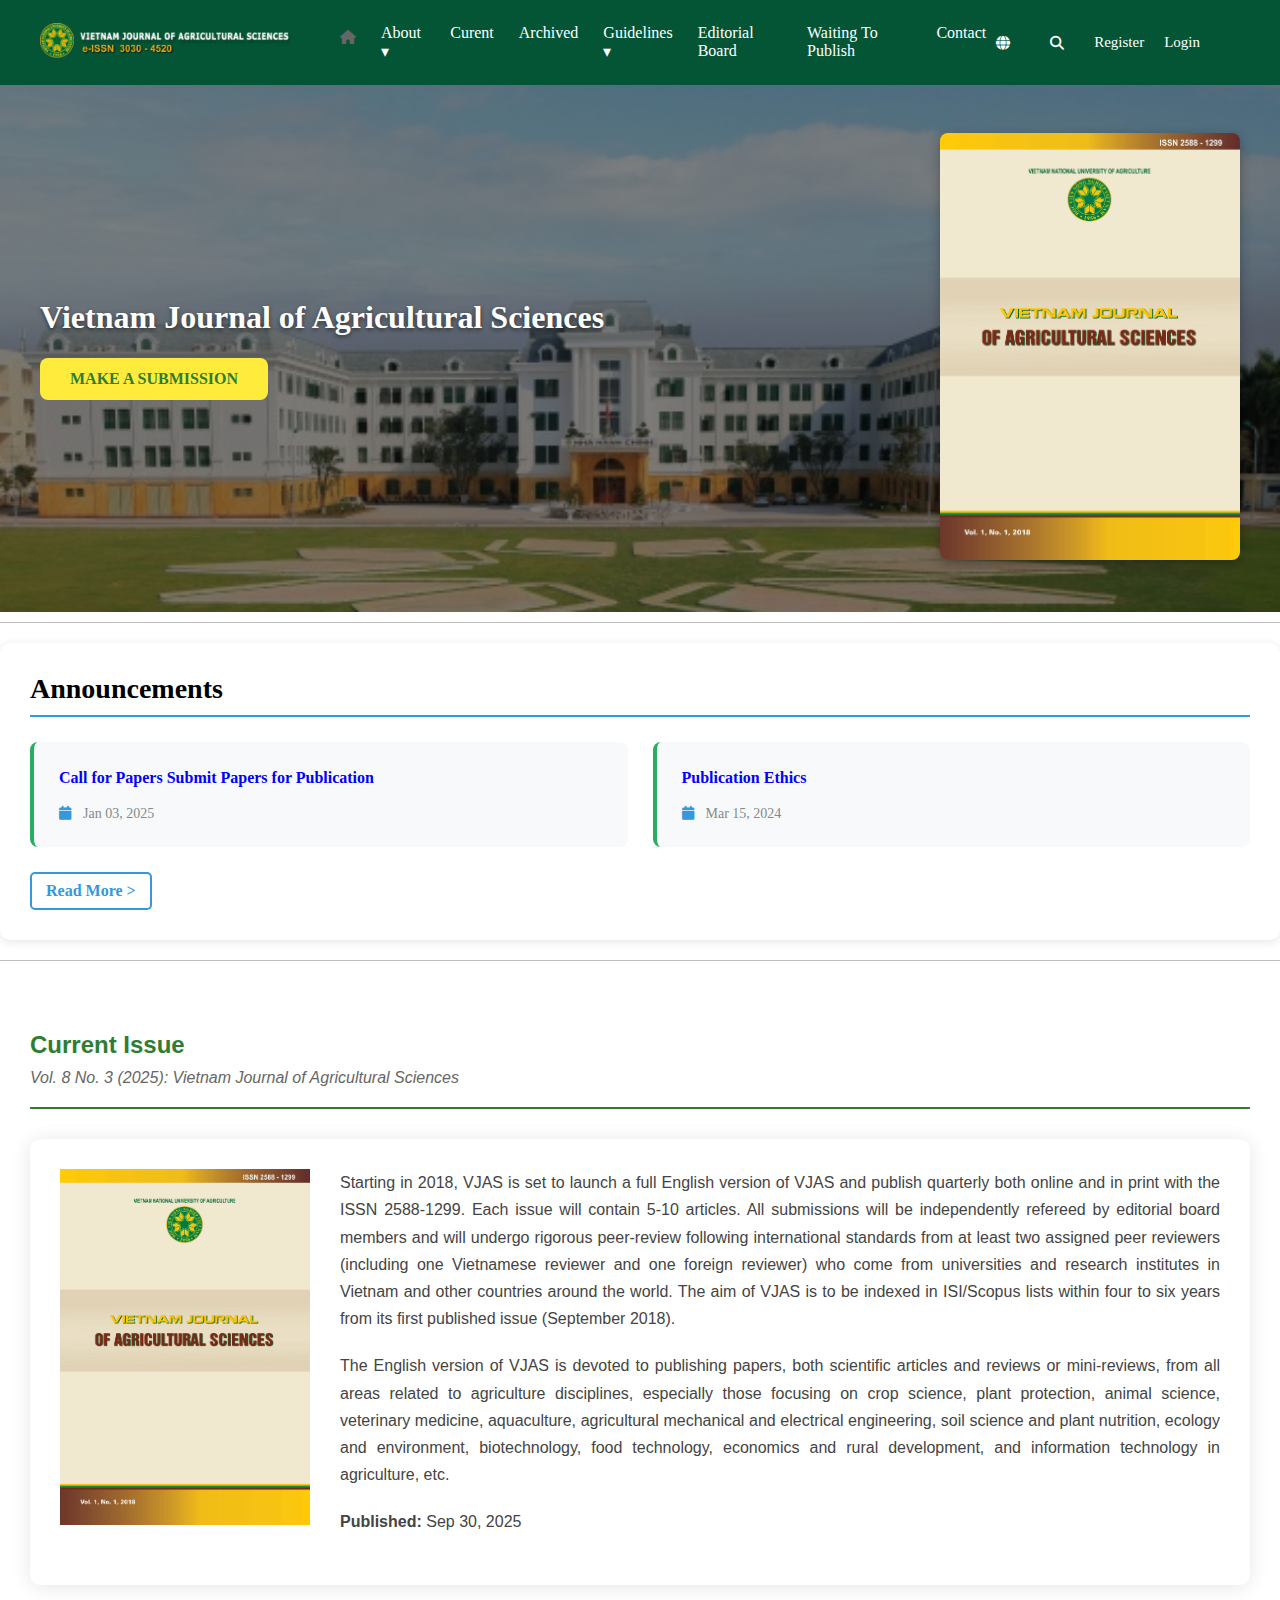
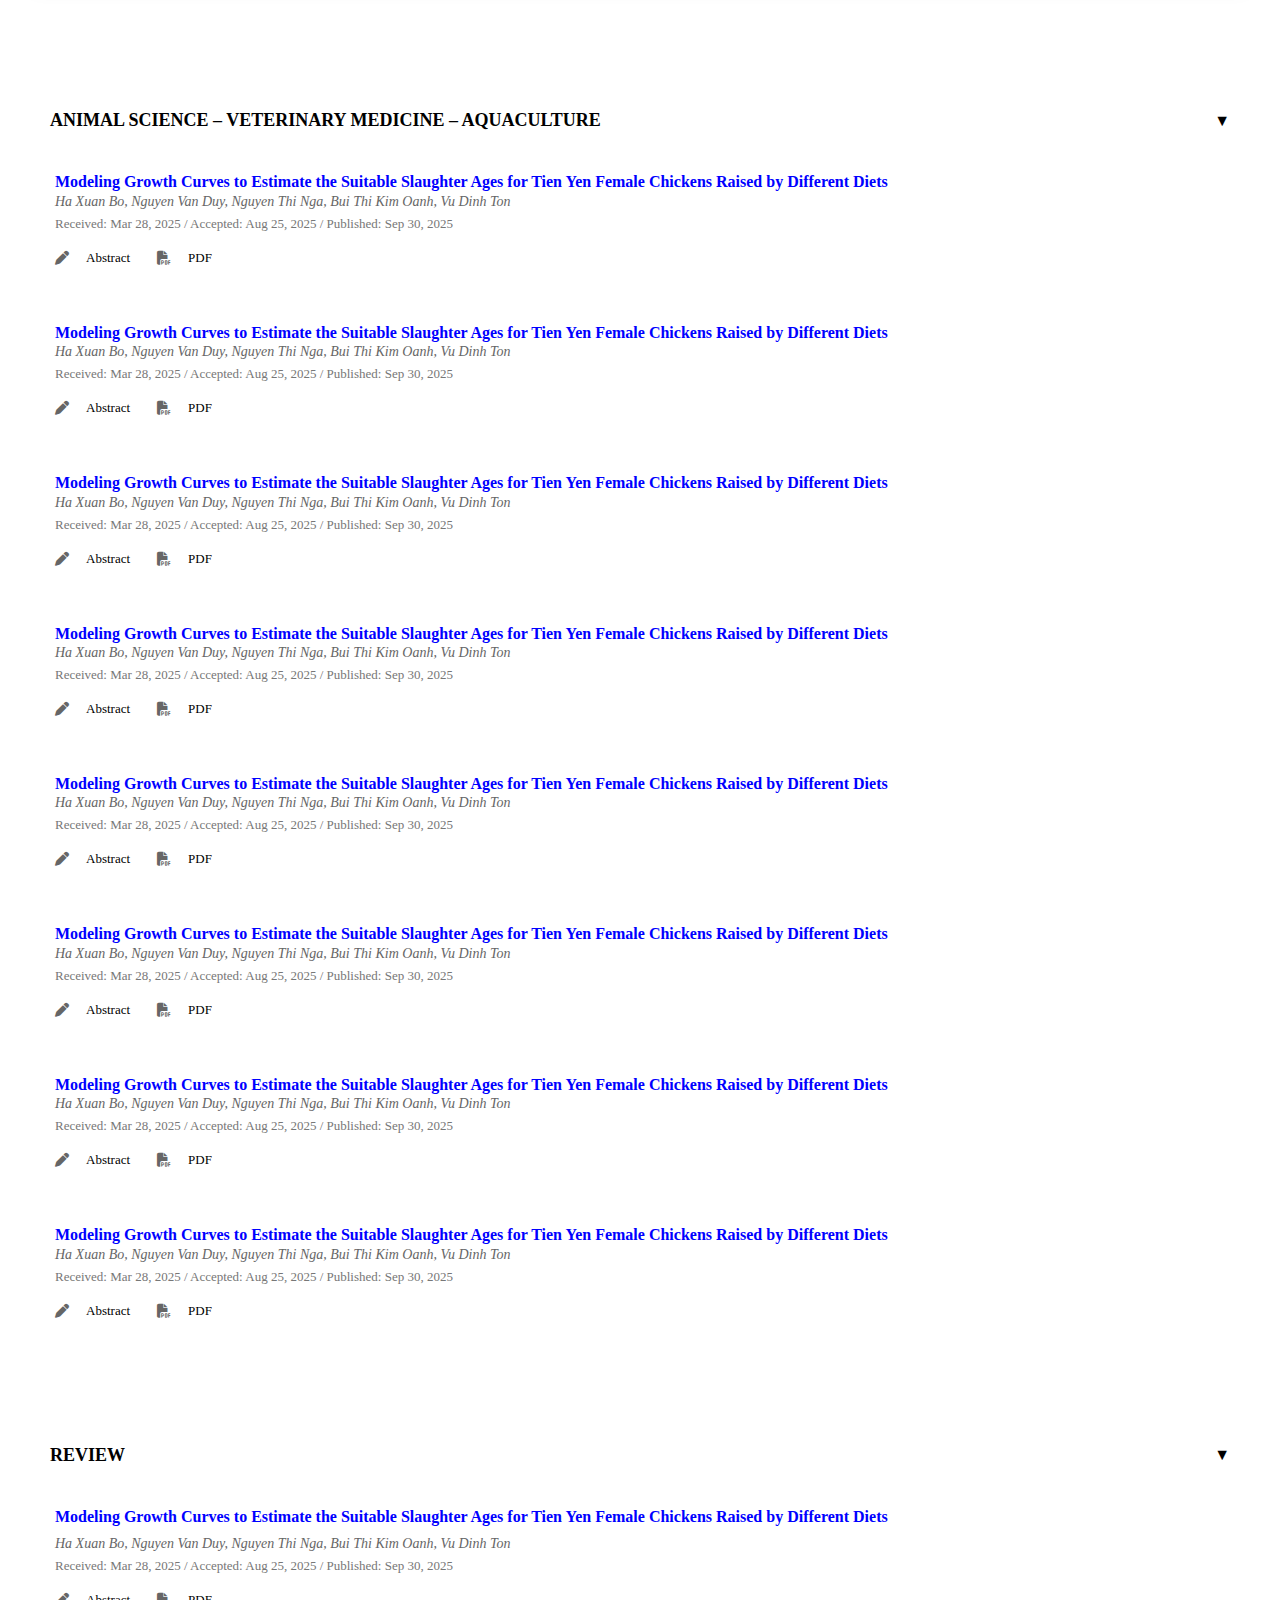
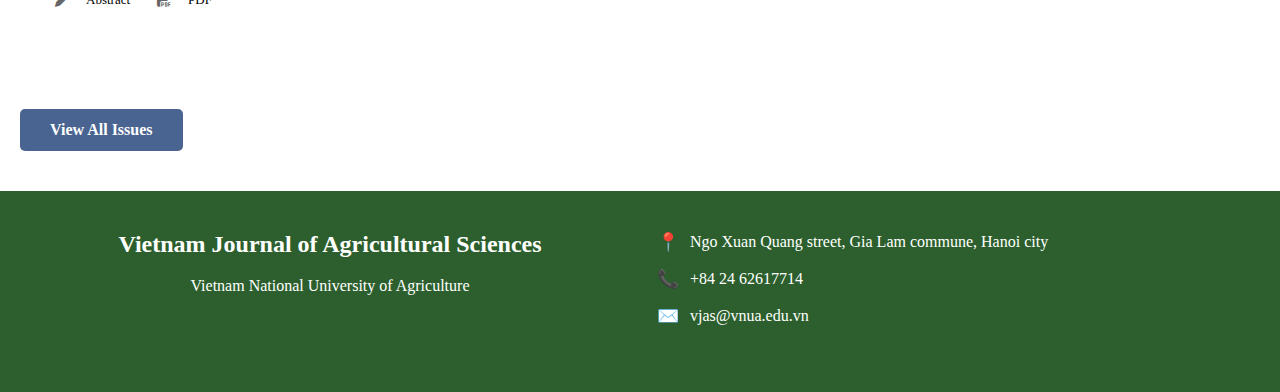
<file: TTCN-trang-ch--main/index.html>
<!DOCTYPE html>
<html lang="en">
  <head>
    <meta charset="UTF-8" />
    <meta name="viewport" content="width=device-width, initial-scale=1.0" />
    <link rel="stylesheet" href="./style.css" />
    <link
      rel="stylesheet"
      href="https://cdnjs.cloudflare.com/ajax/libs/font-awesome/6.5.0/css/all.min.css"
    />

    <title>trang chủ</title>
  </head>

  <body>
    <!-- navbar -->
    <div class="navbar">
      <div class="logo">
        <a href="index.html">
          <img
            src="./img/pageHeaderLogoImage_en.png"
            alt="logo"
            class="logo1"
          />
        </a>
      </div>
      <div class="nav-links">
        <ul>
          <li class="home-icon">
            <a href="index.html"><i class="fa-solid fa-house"></i></a>
        </li>
            <li class="about">
                <a href="#">about ▾</a>
            <ul class="about-menu">
              <li><a href="./About/About.html">About the Journal</a></li>
              <li>
                <a href="./Privacy Statement/Privacy-Statement.html"
                  >Privacy Statement</a
                >
              </li>
            </ul>
          </li>
          <li class="curent"><a href="./current/current.html">curent</a></li>
          <li class="archived">
            <a href="./Archives/Archives.html">archived</a>
          </li>
          <li class="guidelines">
            <a href="./index.html">guidelines ▾</a>
            <ul class="guidelines-menu">
              <li><a href="./For Authors/For Authors.html">for authors</a></li>
              <li><a href="#">for reviewers</a></li>
              <li><a href="./For Editors/For Editors.html">for editors</a></li>
              <li><a href="#">publication process</a></li>
              <li><a href="./Technical Support/Technical Support.html">technical support</a></li>
              <li><a href="./Publication Ethics/Publication Ethics.html">publication ethics</a></li>
              <li><a href="./Article processing procedure/Article processing procedure.html">article processing procedure</a></li>
              <li>
                <li><a href="./Article Processing Charges (APC) Information/Article Processing Charges (APC) Information.html">article processing charges (APC) information</a></li>
              </li>
              <li>
                <a href="./How to Use Grammarly/How to Use Grammarly.html">how to use grammarly - an useful grammar checker</a>
              </li>
            </ul>
          </li>
          <li class="editorial-board"><a href="#">editorial board</a></li>
          <li class="waiting-to-publish"><a href="#">waiting to publish</a></li>
          <li class="contact"><a href="#">contact</a></li>
        </ul>
      </div>
      <div class="nav-right">
        <div class="language">
          <a href="#" class="icon"><i class="fa-solid fa-globe"></i></a>
          <ul class="language-menu">
            <li><a href="#">English</a></li>
            <li><a href="#">Vietnam</a></li>
          </ul>
        </div>

        <a href="#" class="icon"
  ><i class="fa-solid fa-magnifying-glass"></i
></a>
<a href="./Register/Register.html" class="btn">Register</a>
<a href="./Login/Login.html" class="btn">Login</a>
      </div>
    </div>
    <!-- end navbar -->
    <!-- Hero Section -->
    <div class="hero">
      <div class="hero-container">
        <div class="hero-content">
          <div class="content-left">
            <!-- Phần tiêu đề -->
            <div class="hero-title">
              <h1>Vietnam Journal of Agricultural Sciences</h1>
            </div>

            <!-- Nút submission -->
            <div class="hero-actions">
              <a href="/submit-paper" class="submit-button">
                MAKE A SUBMISSION
              </a>
            </div>
          </div>

          <!-- ảnh -->
          <div class="thumbnail-img">
            <img
              src="./img/journalThumbnail_en.jpg"
              alt="Vietnam Journal of Agricultural Sciences"
            />
          </div>
        </div>
      </div>
    </div>
    <div class="section-divider"></div>
    <!-- end Hero Section -->
    <!-- Phần Announcements -->
    <div class="announcements-section">
      <h2 class="section-title">Announcements</h2>

      <div class="announcements-container">
        <!-- Thông báo 1 -->
        <div class="announcement-card">
          <h3 class="announcement-title">
            <a href="#"> Call for Papers Submit Papers for Publication</a>
          </h3>
          <i class="fa-solid fa-calendar"></i>
          <div class="announcement-date">Jan 03, 2025</div>
        </div>

        <!-- Thông báo 2 -->
        <div class="announcement-card">
          <h3 class="announcement-title"><a href="#">Publication Ethics</a></h3>
          <i class="fa-solid fa-calendar"></i>
          <div class="announcement-date">Mar 15, 2024</div>
        </div>
      </div>
      <a href="#" class="read-more">Read More ></a>
    </div>
    <div class="section-divider"></div>
    <!-- end Announcements -->
    <!-- Current Issue -->
    <div class="container-issue">
      <div class="issue-header">
        <h1>Current Issue</h1>
        <div class="volume-info">
          Vol. 8 No. 3 (2025): Vietnam Journal of Agricultural Sciences
        </div>
      </div>

      <div class="journal-info">
        <div class="journal-img">
          <a href="#"
            ><img src="./img/journalThumbnail_en.jpg" alt="thumbnail"
          /></a>
        </div>
        <div class="journal-tech">
          <p>
            Starting in 2018, VJAS is set to launch a full English version of
            VJAS and publish quarterly both online and in print with the ISSN
            2588-1299. Each issue will contain 5-10 articles. All submissions
            will be independently refereed by editorial board members and will
            undergo rigorous peer-review following international standards from
            at least two assigned peer reviewers (including one Vietnamese
            reviewer and one foreign reviewer) who come from universities and
            research institutes in Vietnam and other countries around the world.
            The aim of VJAS is to be indexed in ISI/Scopus lists within four to
            six years from its first published issue (September 2018).
          </p>
          <p>
            The English version of VJAS is devoted to publishing papers, both
            scientific articles and reviews or mini-reviews, from all areas
            related to agriculture disciplines, especially those focusing on
            crop science, plant protection, animal science, veterinary medicine,
            aquaculture, agricultural mechanical and electrical engineering,
            soil science and plant nutrition, ecology and environment,
            biotechnology, food technology, economics and rural development, and
            information technology in agriculture, etc.
          </p>
          <p><span>Published:</span> Sep 30, 2025</p>
        </div>
      </div>
    </div>
    <!-- end Current Issue -->
    <!--ANIMAL SCIENCE  -->
    <div class="container-ANIMAL">
      <input type="checkbox" id="collapse-toggle" class="collapse-toggle" />

      <label for="collapse-toggle" class="header-ANIMAL">
        <h1>ANIMAL SCIENCE – VETERINARY MEDICINE – AQUACULTURE</h1>
        <div class="arrow">▼</div>
      </label>

      <div class="content-ANIMAL">
        <div class="article-ANIMAL">
          <a href="#" class="article-title-ANIMAL">
            Modeling Growth Curves to Estimate the Suitable Slaughter Ages for
            Tien Yen Female Chickens Raised by Different Diets
          </a>
          <div class="article-authors-ANIMAL">
            Ha Xuan Bo, Nguyen Van Duy, Nguyen Thi Nga, Bui Thi Kim Oanh, Vu
            Dinh Ton
          </div>
          <div class="article-meta-ANIMAL">
            Received: Mar 28, 2025 / Accepted: Aug 25, 2025 / Published: Sep 30,
            2025
          </div>
          <div class="article-links-ANIMAL">
            <div class="link-item">
              <i class="fa-solid fa-pen"></i>
              <a href="#" class="btn btn-abstract">Abstract</a>
            </div>
            <div class="link-item">
              <i class="fa-solid fa-file-pdf"></i>
              <a href="#" class="btn btn-pdf">PDF</a>
            </div>
          </div>
        </div>
      </div>
      <div class="content-ANIMAL">
        <div class="article-ANIMAL">
          <a href="#" class="article-title-ANIMAL">
            Modeling Growth Curves to Estimate the Suitable Slaughter Ages for
            Tien Yen Female Chickens Raised by Different Diets
          </a>
          <div class="article-authors-ANIMAL">
            Ha Xuan Bo, Nguyen Van Duy, Nguyen Thi Nga, Bui Thi Kim Oanh, Vu
            Dinh Ton
          </div>
          <div class="article-meta-ANIMAL">
            Received: Mar 28, 2025 / Accepted: Aug 25, 2025 / Published: Sep 30,
            2025
          </div>
          <div class="article-links-ANIMAL">
            <div class="link-item">
              <i class="fa-solid fa-pen"></i>
              <a href="#" class="btn btn-abstract">Abstract</a>
            </div>
            <div class="link-item">
              <i class="fa-solid fa-file-pdf"></i>
              <a href="#" class="btn btn-pdf">PDF</a>
            </div>
          </div>
        </div>
      </div>
      <div class="content-ANIMAL">
        <div class="article-ANIMAL">
          <a href="#" class="article-title-ANIMAL">
            Modeling Growth Curves to Estimate the Suitable Slaughter Ages for
            Tien Yen Female Chickens Raised by Different Diets
          </a>
          <div class="article-authors-ANIMAL">
            Ha Xuan Bo, Nguyen Van Duy, Nguyen Thi Nga, Bui Thi Kim Oanh, Vu
            Dinh Ton
          </div>
          <div class="article-meta-ANIMAL">
            Received: Mar 28, 2025 / Accepted: Aug 25, 2025 / Published: Sep 30,
            2025
          </div>
          <div class="article-links-ANIMAL">
            <div class="link-item">
              <i class="fa-solid fa-pen"></i>
              <a href="#" class="btn btn-abstract">Abstract</a>
            </div>
            <div class="link-item">
              <i class="fa-solid fa-file-pdf"></i>
              <a href="#" class="btn btn-pdf">PDF</a>
            </div>
          </div>
        </div>
      </div>
      <div class="content-ANIMAL">
        <div class="article-ANIMAL">
          <a href="#" class="article-title-ANIMAL">
            Modeling Growth Curves to Estimate the Suitable Slaughter Ages for
            Tien Yen Female Chickens Raised by Different Diets
          </a>
          <div class="article-authors-ANIMAL">
            Ha Xuan Bo, Nguyen Van Duy, Nguyen Thi Nga, Bui Thi Kim Oanh, Vu
            Dinh Ton
          </div>
          <div class="article-meta-ANIMAL">
            Received: Mar 28, 2025 / Accepted: Aug 25, 2025 / Published: Sep 30,
            2025
          </div>
          <div class="article-links-ANIMAL">
            <div class="link-item">
              <i class="fa-solid fa-pen"></i>
              <a href="#" class="btn btn-abstract">Abstract</a>
            </div>
            <div class="link-item">
              <i class="fa-solid fa-file-pdf"></i>
              <a href="#" class="btn btn-pdf">PDF</a>
            </div>
          </div>
        </div>
      </div>
      <div class="content-ANIMAL">
        <div class="article-ANIMAL">
          <a href="#" class="article-title-ANIMAL">
            Modeling Growth Curves to Estimate the Suitable Slaughter Ages for
            Tien Yen Female Chickens Raised by Different Diets
          </a>
          <div class="article-authors-ANIMAL">
            Ha Xuan Bo, Nguyen Van Duy, Nguyen Thi Nga, Bui Thi Kim Oanh, Vu
            Dinh Ton
          </div>
          <div class="article-meta-ANIMAL">
            Received: Mar 28, 2025 / Accepted: Aug 25, 2025 / Published: Sep 30,
            2025
          </div>
          <div class="article-links-ANIMAL">
            <div class="link-item">
              <i class="fa-solid fa-pen"></i>
              <a href="#" class="btn btn-abstract">Abstract</a>
            </div>
            <div class="link-item">
              <i class="fa-solid fa-file-pdf"></i>
              <a href="#" class="btn btn-pdf">PDF</a>
            </div>
          </div>
        </div>
      </div>
      <div class="content-ANIMAL">
        <div class="article-ANIMAL">
          <a href="#" class="article-title-ANIMAL">
            Modeling Growth Curves to Estimate the Suitable Slaughter Ages for
            Tien Yen Female Chickens Raised by Different Diets
          </a>
          <div class="article-authors-ANIMAL">
            Ha Xuan Bo, Nguyen Van Duy, Nguyen Thi Nga, Bui Thi Kim Oanh, Vu
            Dinh Ton
          </div>
          <div class="article-meta-ANIMAL">
            Received: Mar 28, 2025 / Accepted: Aug 25, 2025 / Published: Sep 30,
            2025
          </div>
          <div class="article-links-ANIMAL">
            <div class="link-item">
              <i class="fa-solid fa-pen"></i>
              <a href="#" class="btn btn-abstract">Abstract</a>
            </div>
            <div class="link-item">
              <i class="fa-solid fa-file-pdf"></i>
              <a href="#" class="btn btn-pdf">PDF</a>
            </div>
          </div>
        </div>
      </div>
      <div class="content-ANIMAL">
        <div class="article-ANIMAL">
          <a href="#" class="article-title-ANIMAL">
            Modeling Growth Curves to Estimate the Suitable Slaughter Ages for
            Tien Yen Female Chickens Raised by Different Diets
          </a>
          <div class="article-authors-ANIMAL">
            Ha Xuan Bo, Nguyen Van Duy, Nguyen Thi Nga, Bui Thi Kim Oanh, Vu
            Dinh Ton
          </div>
          <div class="article-meta-ANIMAL">
            Received: Mar 28, 2025 / Accepted: Aug 25, 2025 / Published: Sep 30,
            2025
          </div>
          <div class="article-links-ANIMAL">
            <div class="link-item">
              <i class="fa-solid fa-pen"></i>
              <a href="#" class="btn btn-abstract">Abstract</a>
            </div>
            <div class="link-item">
              <i class="fa-solid fa-file-pdf"></i>
              <a href="#" class="btn btn-pdf">PDF</a>
            </div>
          </div>
        </div>
      </div>
      <div class="content-ANIMAL">
        <div class="article-ANIMAL">
          <a href="#" class="article-title-ANIMAL">
            Modeling Growth Curves to Estimate the Suitable Slaughter Ages for
            Tien Yen Female Chickens Raised by Different Diets
          </a>
          <div class="article-authors-ANIMAL">
            Ha Xuan Bo, Nguyen Van Duy, Nguyen Thi Nga, Bui Thi Kim Oanh, Vu
            Dinh Ton
          </div>
          <div class="article-meta-ANIMAL">
            Received: Mar 28, 2025 / Accepted: Aug 25, 2025 / Published: Sep 30,
            2025
          </div>
          <div class="article-links-ANIMAL">
            <div class="link-item">
              <i class="fa-solid fa-pen"></i>
              <a href="#" class="btn btn-abstract">Abstract</a>
            </div>
            <div class="link-item">
              <i class="fa-solid fa-file-pdf"></i>
              <a href="#" class="btn btn-pdf">PDF</a>
            </div>
          </div>
        </div>
      </div>
    </div>
    <!-- end ANIMAL SCIENCE -->
    <!-- REVIEW -->
    <div class="container-ANIMAL">
      <input
        type="checkbox"
        id="collapse-toggle-review"
        class="collapse-toggle"
      />

      <label for="collapse-toggle-review" class="header-ANIMAL">
        <h1>REVIEW</h1>
        <div class="arrow">▼</div>
      </label>

      <div class="content-ANIMAL">
        <div class="article-ANIMAL">
          <h2 class="article-title-ANIMAL">
            Modeling Growth Curves to Estimate the Suitable Slaughter Ages for
            Tien Yen Female Chickens Raised by Different Diets
          </h2>
          <div class="article-authors-ANIMAL">
            Ha Xuan Bo, Nguyen Van Duy, Nguyen Thi Nga, Bui Thi Kim Oanh, Vu
            Dinh Ton
          </div>
          <div class="article-meta-ANIMAL">
            Received: Mar 28, 2025 / Accepted: Aug 25, 2025 / Published: Sep 30,
            2025
          </div>
          <div class="article-links-ANIMAL">
            <div class="link-item">
              <i class="fa-solid fa-pen"></i>
              <a href="#" class="btn btn-abstract">Abstract</a>
            </div>
            <div class="link-item">
              <i class="fa-solid fa-file-pdf"></i>
              <a href="#" class="btn btn-pdf">PDF</a>
            </div>
          </div>
        </div>
      </div>
    </div>
    <!-- end REVIEW -->
    <!-- View All Issues -->
    <div class="view-all-issues">
      <a href="#" class="view-all-link">View All Issues</a>
    </div>
    <!-- end view all issues -->
    <!-- Footer -->
    <div class="footer">
      <div class="footer-content">
        <div class="footer-section footer-logo">
          <h2>Vietnam Journal of Agricultural Sciences</h2>
          <p>Vietnam National University of Agriculture</p>
        </div>

        <div class="footer-section contact-info">
          <div class="contact-item">
            <span class="contact-icon">📍</span>
            <span>Ngo Xuan Quang street, Gia Lam commune, Hanoi city</span>
          </div>
          <div class="contact-item">
            <span class="contact-icon">📞</span>
            <span>+84 24 62617714</span>
          </div>
          <div class="contact-item">
            <span class="contact-icon">✉️</span>
            <span>vjas@vnua.edu.vn</span>
          </div>
        </div>
      </div>
    </div>
    <!-- end Footer -->
  </body>
</html>
</file>
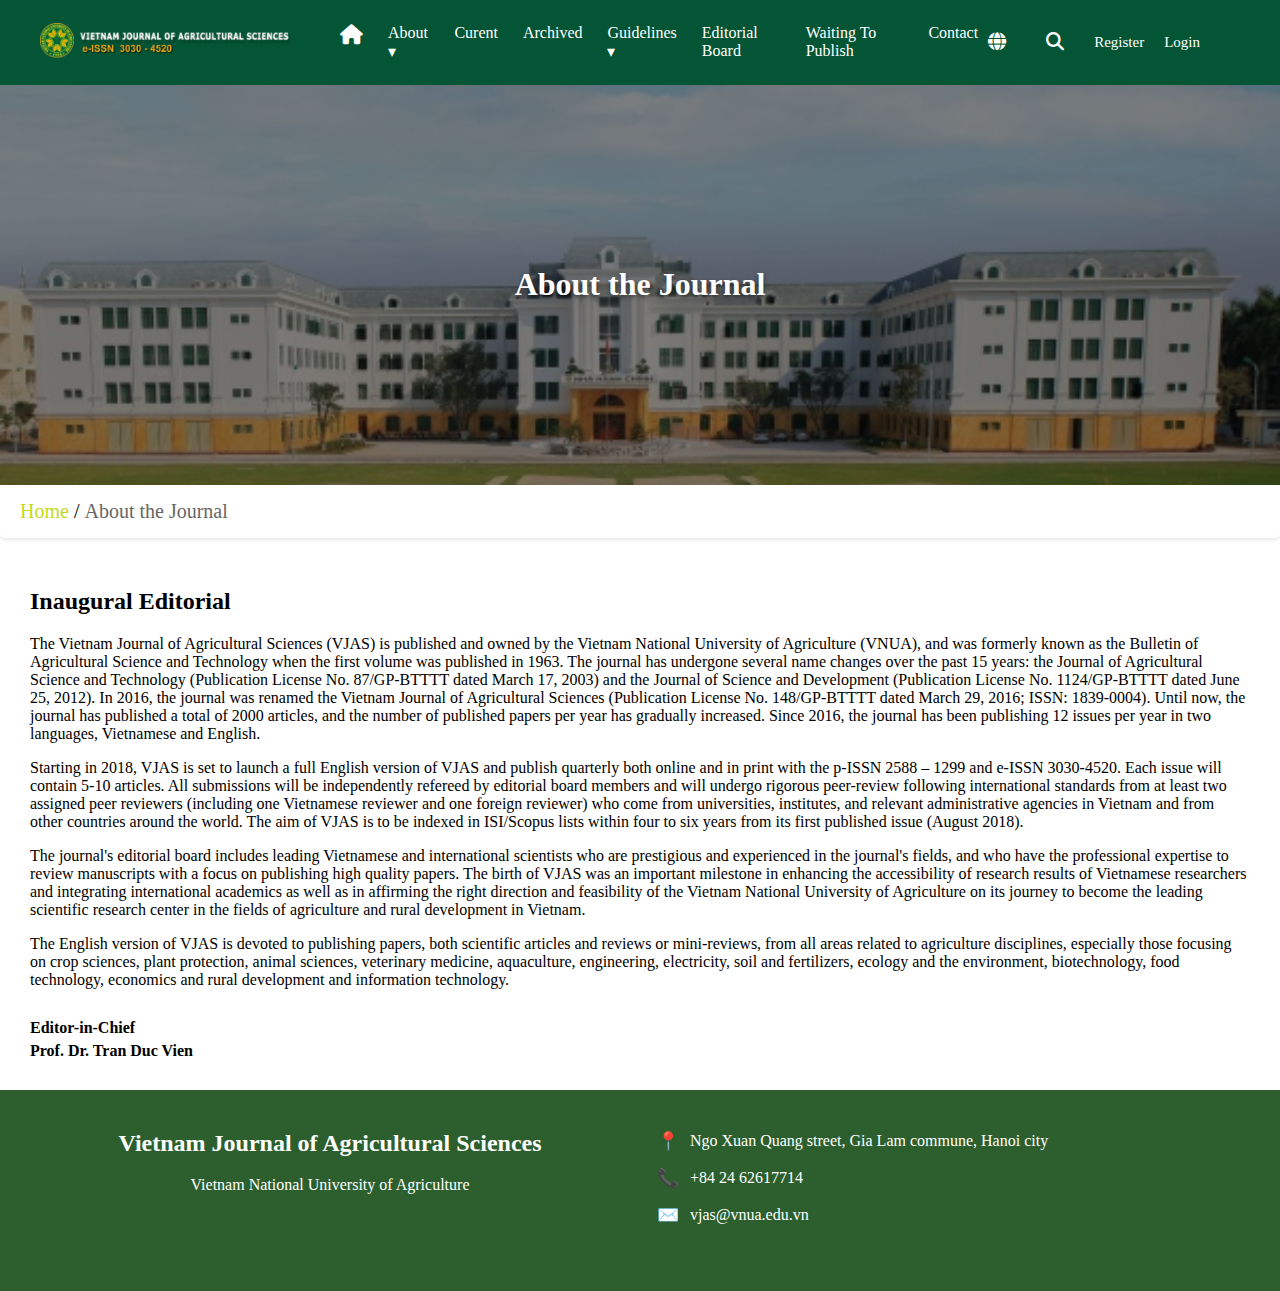
<file: TTCN-trang-ch--main/About/About.html>
<!DOCTYPE html>
<html lang="en">
  <head>
    <meta charset="UTF-8" />
    <meta name="viewport" content="width=device-width, initial-scale=1.0" />
    <link rel="stylesheet" href="style-About.css" />
    <link
      rel="stylesheet"
      href="https://cdnjs.cloudflare.com/ajax/libs/font-awesome/6.5.0/css/all.min.css"
    />
    <title>About</title>
  </head>
  <body>
    <!-- navbar -->
    <div class="navbar">
      <div class="logo">
        <a href="../index.html">
          <img
            src="../img/pageHeaderLogoImage_en.png"
            alt="logo"
            class="logo1"
          />
        </a>
      </div>
      <div class="nav-links">
        <ul>
            <li class="home-icon">
                <a href="../index.html"><i class="fa-solid fa-house"></i></a>
            </li>
            <li class="about">
                <a href="#">about ▾</a>
            <ul class="about-menu">
              <li><a href="../About/About.html">About the Journal</a></li>
              <li>
                <a href="../Privacy Statement/Privacy-Statement.html"
                  >Privacy Statement</a
                >
              </li>
            </ul>
          </li>
          <li class="curent"><a href="../current/current.html">curent</a></li>
          <li class="archived">
            <a href="../Archives/Archives.html">archived</a>
          </li>
          <li class="guidelines">
            <a href="../index.html">guidelines ▾</a>
            <ul class="guidelines-menu">
              <li><a href="../For Authors/For Authors.html">for authors</a></li>
              <li><a href="#">for reviewers</a></li>
              <li><a href="#">for editors</a></li>
              <li><a href="#">publication process</a></li>
              <li><a href="#">technical support</a></li>
              <li><a href="#">publication ethics</a></li>
              <li><a href="#">article processing procedure</a></li>
              <li>
                <a href="#">article processing charges (APC) information</a>
              </li>
              <li>
                <a href="#">how to use grammarly - an useful grammar checker</a>
              </li>
            </ul>
          </li>
          <li class="editorial-board"><a href="#">editorial board</a></li>
          <li class="waiting-to-publish"><a href="#">waiting to publish</a></li>
          <li class="contact"><a href="#">contact</a></li>
        </ul>
      </div>
      <div class="nav-right">
        <div class="language">
          <a href="#" class="icon"><i class="fa-solid fa-globe"></i></a>
          <ul class="language-menu">
            <li><a href="#">English</a></li>
            <li><a href="#">Vietnam</a></li>
          </ul>
        </div>

        <a href="#" class="icon"
          ><i class="fa-solid fa-magnifying-glass"></i
        ></a>
        <a href="#" class="btn">Register</a>
        <a href="#" class="btn">Login</a>
      </div>
    </div>
    <!-- end navbar -->
    <!-- Hero Section -->
    <div class="hero">
      <div class="hero-container">
        <div class="hero-content">
          <p>About the Journal</p>
        </div>
      </div>
    </div>
    <!-- end Hero Section -->
    <!-- Phần Breadcrumb  -->
    <div class="breadcrumb">
      <a href="../index.html">Home</a> / <span>About the Journal</span>
    </div>
    <!--end Phần Breadcrumb  -->
    <!-- Phần Nội dung chính -->
    <div class="container">
      <div class="content">
        <h2>Inaugural Editorial</h2>

        <div class="article-content">
          <p>
            The Vietnam Journal of Agricultural Sciences (VJAS) is published and
            owned by the Vietnam National University of Agriculture (VNUA), and
            was formerly known as the Bulletin of Agricultural Science and
            Technology when the first volume was published in 1963. The journal
            has undergone several name changes over the past 15 years: the
            Journal of Agricultural Science and Technology (Publication License
            No. 87/GP-BTTTT dated March 17, 2003) and the Journal of Science and
            Development (Publication License No. 1124/GP-BTTTT dated June 25,
            2012). In 2016, the journal was renamed the Vietnam Journal of
            Agricultural Sciences (Publication License No. 148/GP-BTTTT dated
            March 29, 2016; ISSN: 1839-0004). Until now, the journal has
            published a total of 2000 articles, and the number of published
            papers per year has gradually increased. Since 2016, the journal has
            been publishing 12 issues per year in two languages, Vietnamese and
            English.
          </p>

          <p>
            Starting in 2018, VJAS is set to launch a full English version of
            VJAS and publish quarterly both online and in print with the p-ISSN
            2588 – 1299 and e-ISSN 3030-4520. Each issue will contain 5-10
            articles. All submissions will be independently refereed by
            editorial board members and will undergo rigorous peer-review
            following international standards from at least two assigned peer
            reviewers (including one Vietnamese reviewer and one foreign
            reviewer) who come from universities, institutes, and relevant
            administrative agencies in Vietnam and from other countries around
            the world. The aim of VJAS is to be indexed in ISI/Scopus lists
            within four to six years from its first published issue (August
            2018).
          </p>

          <p>
            The journal's editorial board includes leading Vietnamese and
            international scientists who are prestigious and experienced in the
            journal's fields, and who have the professional expertise to review
            manuscripts with a focus on publishing high quality papers. The
            birth of VJAS was an important milestone in enhancing the
            accessibility of research results of Vietnamese researchers and
            integrating international academics as well as in affirming the
            right direction and feasibility of the Vietnam National University
            of Agriculture on its journey to become the leading scientific
            research center in the fields of agriculture and rural development
            in Vietnam.
          </p>

          <p>
            The English version of VJAS is devoted to publishing papers, both
            scientific articles and reviews or mini-reviews, from all areas
            related to agriculture disciplines, especially those focusing on
            crop sciences, plant protection, animal sciences, veterinary
            medicine, aquaculture, engineering, electricity, soil and
            fertilizers, ecology and the environment, biotechnology, food
            technology, economics and rural development and information
            technology.
          </p>
        </div>

        <div class="editor-signature">
          <p class="editor-title">Editor-in-Chief</p>
          <p class="editor-name">Prof. Dr. Tran Duc Vien</p>
        </div>
      </div>
    </div>
    <!-- end nội dung chính -->
    <!-- Footer -->
    <div class="footer">
      <div class="footer-content">
        <div class="footer-section footer-logo">
          <h2>Vietnam Journal of Agricultural Sciences</h2>
          <p>Vietnam National University of Agriculture</p>
        </div>

        <div class="footer-section contact-info">
          <div class="contact-item">
            <span class="contact-icon">📍</span>
            <span>Ngo Xuan Quang street, Gia Lam commune, Hanoi city</span>
          </div>
          <div class="contact-item">
            <span class="contact-icon">📞</span>
            <span>+84 24 62617714</span>
          </div>
          <div class="contact-item">
            <span class="contact-icon">✉️</span>
            <span>vjas@vnua.edu.vn</span>
          </div>
        </div>
      </div>
    </div>
    <!-- end Footer -->
  </body>
</html>
</file>
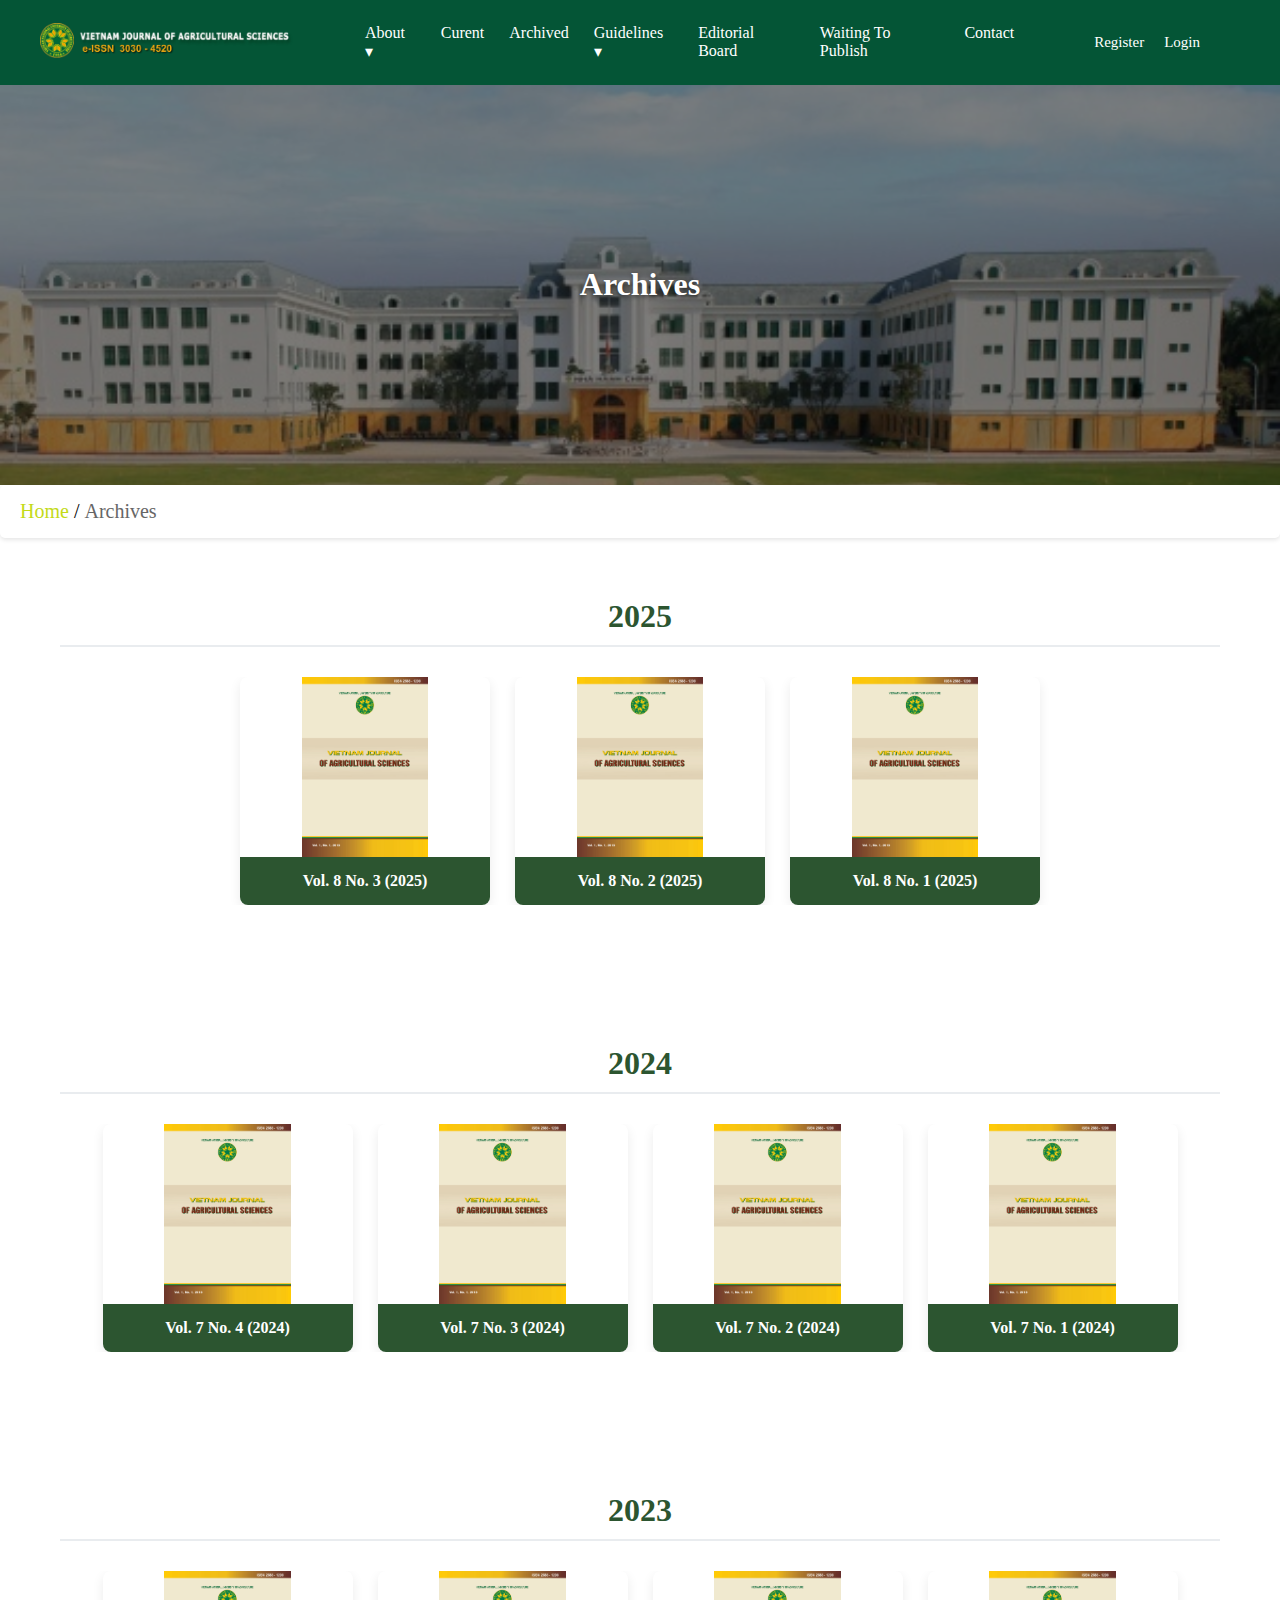
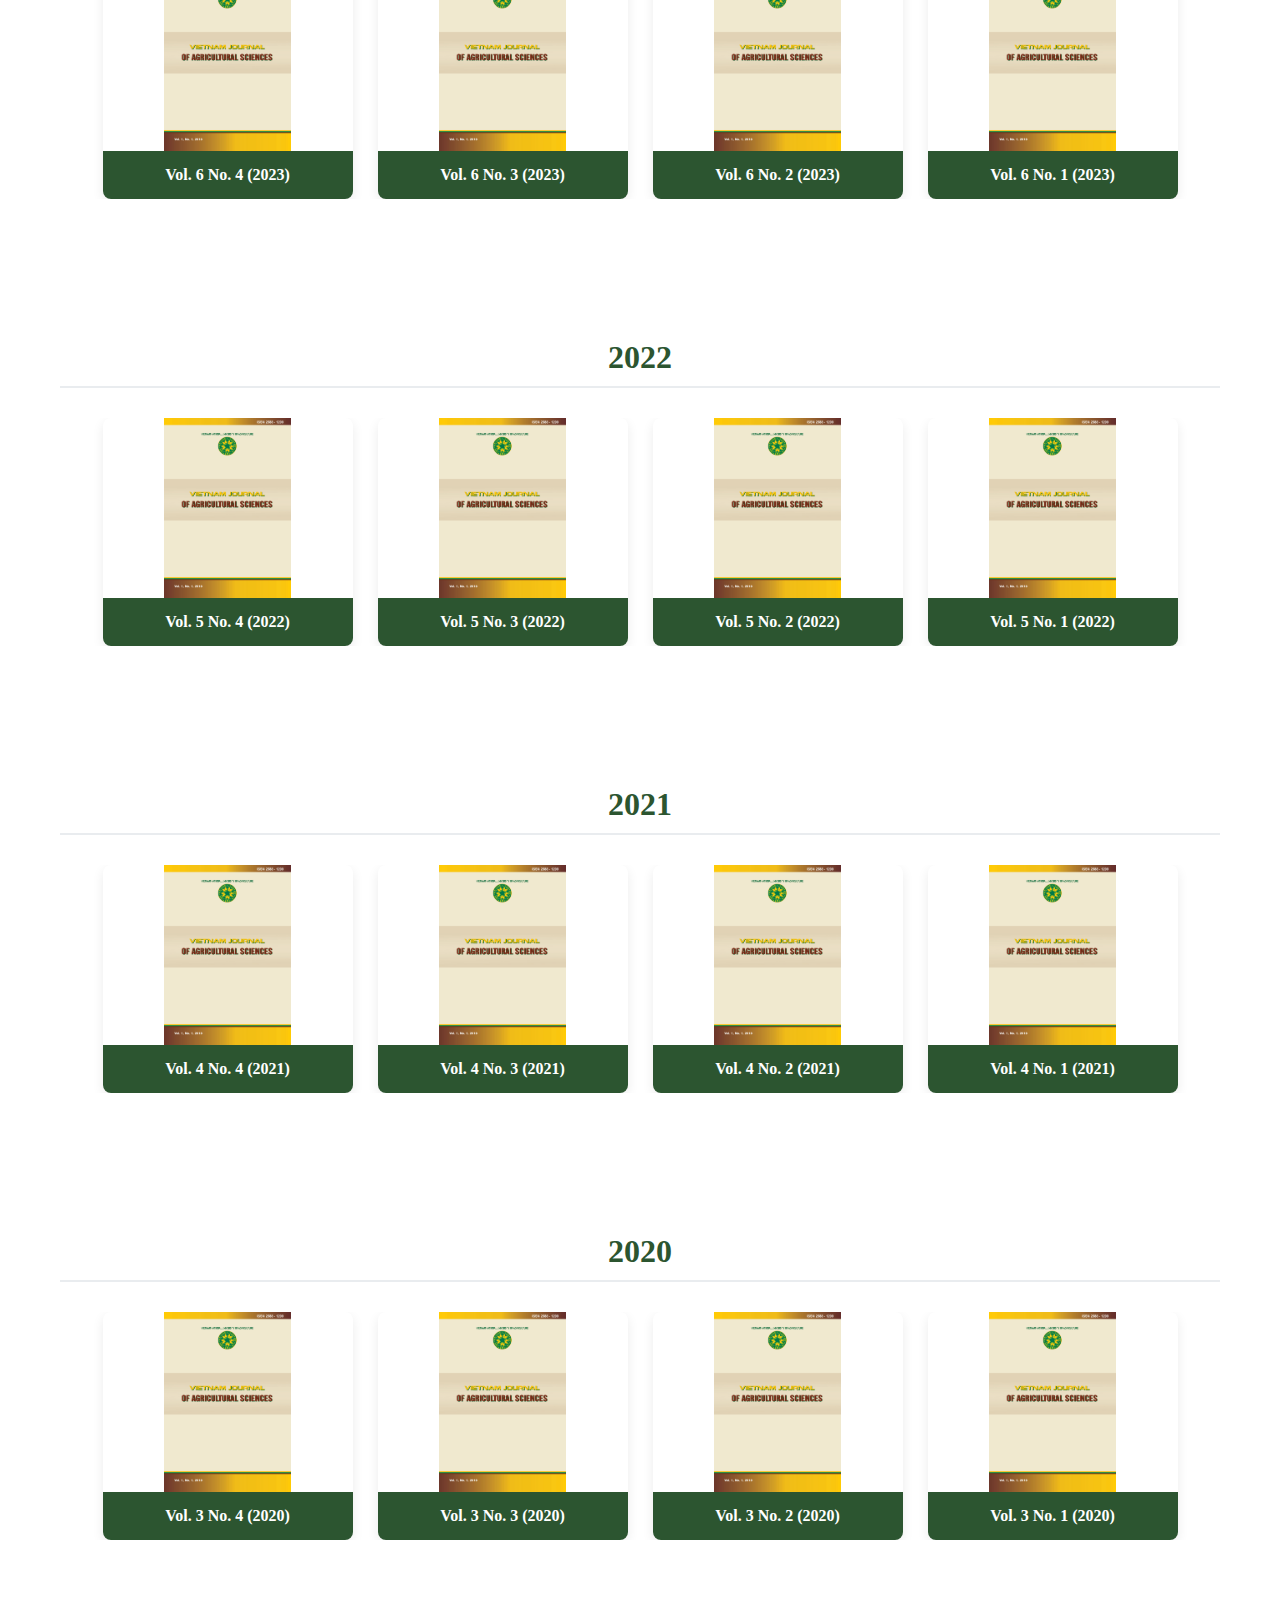
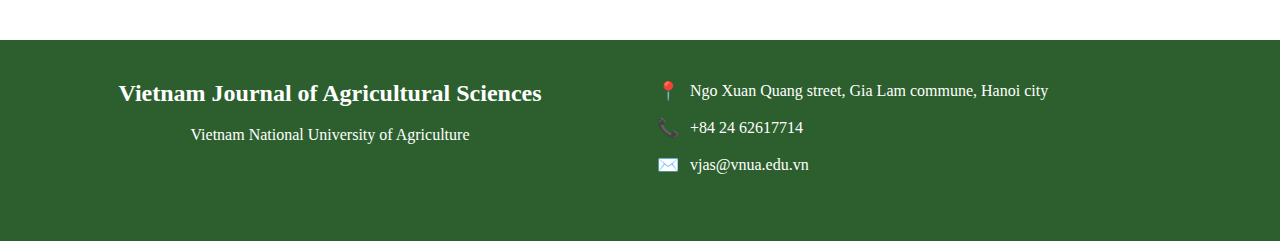
<file: TTCN-trang-ch--main/Archives/Archives.html>
<!DOCTYPE html>
<html lang="en">
  <head>
    <meta charset="UTF-8" />
    <meta name="viewport" content="width=device-width, initial-scale=1.0" />
    <link rel="stylesheet" href="Archives.css" />
    <title>Archives</title>
  </head>
  <body>
    <!-- navbar -->
    <div class="navbar">
      <div class="logo">
        <a href="../index.html">
          <img
            src="../img/pageHeaderLogoImage_en.png"
            alt="logo"
            class="logo1"
          />
        </a>
      </div>
      <div class="nav-links">
        <ul>
            <li class="home-icon">
                <a href="../index.html"><i class="fa-solid fa-house"></i></a>
            </li>
            <li class="about">
                <a href="#">about ▾</a>
            <ul class="about-menu">
              <li><a href="../About/About.html">About the Journal</a></li>
              <li>
                <a href="../Privacy Statement/Privacy-Statement.html"
                  >Privacy Statement</a
                >
              </li>
            </ul>
          </li>
          <li class="curent"><a href="./current.html">curent</a></li>
          <li class="archived"><a href="#">archived</a></li>
          <li class="guidelines">
            <a href="../index.html">guidelines ▾</a>
            <ul class="guidelines-menu">
              <li><a href="../For Authors/For Authors.html">for authors</a></li>
              <li><a href="#">for reviewers</a></li>
              <li><a href="#">for editors</a></li>
              <li><a href="#">publication process</a></li>
              <li><a href="#">technical support</a></li>
              <li><a href="#">publication ethics</a></li>
              <li><a href="#">article processing procedure</a></li>
              <li>
                <a href="#">article processing charges (APC) information</a>
              </li>
              <li>
                <a href="#">how to use grammarly - an useful grammar checker</a>
              </li>
            </ul>
          </li>
          <li class="editorial-board"><a href="#">editorial board</a></li>
          <li class="waiting-to-publish"><a href="#">waiting to publish</a></li>
          <li class="contact"><a href="#">contact</a></li>
        </ul>
      </div>
      <div class="nav-right">
        <div class="language">
          <a href="#" class="icon"><i class="fa-solid fa-globe"></i></a>
          <ul class="language-menu">
            <li><a href="#">English</a></li>
            <li><a href="#">Vietnam</a></li>
          </ul>
        </div>

        <a href="#" class="icon"
          ><i class="fa-solid fa-magnifying-glass"></i
        ></a>
        <a href="#" class="btn">Register</a>
        <a href="#" class="btn">Login</a>
      </div>
    </div>
    <!-- end navbar -->
    <!-- Hero Section -->
    <div class="hero">
      <div class="hero-container">
        <div class="hero-content">
          <p>Archives</p>
        </div>
      </div>
    </div>
    <!-- end Hero Section -->
    <!-- Phần Breadcrumb  -->
    <div class="breadcrumb">
      <a href="../index.html">Home</a> / <span> Archives</span>
    </div>
    <!--end Phần Breadcrumb  -->
    <!-- journal -->
    <div class="journal-container">
      <div class="year-section">
        <h2 class="year-title">2025</h2>
        <div class="volumes-container">
          <!-- Volume 8, No. 3 -->
          <div class="volume-card">
            <a href="../current/current.html"
              ><img src="../img/journalThumbnail_en.jpg" alt="thumnail"
            /></a>
            <a href="../current/current.html">Vol. 8 No. 3 (2025)</a>
          </div>

          <!-- Volume 8, No. 2 -->
          <div class="volume-card">
            <a href="../current/current.html"
              ><img src="../img/journalThumbnail_en.jpg" alt="thumnail"
            /></a>
            <a href="../current/current.html">Vol. 8 No. 2 (2025)</a>
          </div>

          <!-- Volume 8, No. 1 -->
          <div class="volume-card">
            <a href="../current/current.html"
              ><img src="../img/journalThumbnail_en.jpg" alt="thumnail"
            /></a>
            <a href="../current/current.html">Vol. 8 No. 1 (2025)</a>
          </div>
        </div>
      </div>
    </div>
    <div class="journal-container">
      <div class="year-section">
        <h2 class="year-title">2024</h2>
        <div class="volumes-container">
          <!-- Volume 7, No. 4 -->
          <div class="volume-card">
            <a href="../current/current.html"
              ><img src="../img/journalThumbnail_en.jpg" alt="thumnail"
            /></a>
            <a href="../current/current.html">Vol. 7 No. 4 (2024)</a>
          </div>

          <!-- Volume 7, No. 3 -->
          <div class="volume-card">
            <a href="../current/current.html"
              ><img src="../img/journalThumbnail_en.jpg" alt="thumnail"
            /></a>
            <a href="../current/current.html">Vol. 7 No. 3 (2024)</a>
          </div>

          <!-- Volume 7, No. 2 -->
          <div class="volume-card">
            <a href="../current/current.html"
              ><img src="../img/journalThumbnail_en.jpg" alt="thumnail"
            /></a>
            <a href="../current/current.html">Vol. 7 No. 2 (2024)</a>
          </div>
          <!-- Volume 7, No. 1 -->
          <div class="volume-card">
            <a href="../current/current.html"
              ><img src="../img/journalThumbnail_en.jpg" alt="thumnail"
            /></a>
            <a href="../current/current.html">Vol. 7 No. 1 (2024)</a>
          </div>
        </div>
      </div>
    </div>
    <div class="journal-container">
      <div class="year-section">
        <h2 class="year-title">2023</h2>
        <div class="volumes-container">
          <!-- Volume 6, No. 4 -->
          <div class="volume-card">
            <a href="../current/current.html"
              ><img src="../img/journalThumbnail_en.jpg" alt="thumnail"
            /></a>
            <a href="../current/current.html">Vol. 6 No. 4 (2023)</a>
          </div>

          <!-- Volume 6, No. 3 -->
          <div class="volume-card">
            <a href="../current/current.html"
              ><img src="../img/journalThumbnail_en.jpg" alt="thumnail"
            /></a>
            <a href="../current/current.html">Vol. 6 No. 3 (2023)</a>
          </div>

          <!-- Volume 6, No. 2 -->
          <div class="volume-card">
            <a href="../current/current.html"
              ><img src="../img/journalThumbnail_en.jpg" alt="thumnail"
            /></a>
            <a href="../current/current.html">Vol. 6 No. 2 (2023)</a>
          </div>
          <!-- Volume 6, No. 1 -->
          <div class="volume-card">
            <a href="../current/current.html"
              ><img src="../img/journalThumbnail_en.jpg" alt="thumnail"
            /></a>
            <a href="../current/current.html">Vol. 6 No. 1 (2023)</a>
          </div>
        </div>
      </div>
    </div>
    <div class="journal-container">
      <div class="year-section">
        <h2 class="year-title">2022</h2>
        <div class="volumes-container">
          <!-- Volume 5, No. 4 -->
          <div class="volume-card">
            <a href="../current/current.html"
              ><img src="../img/journalThumbnail_en.jpg" alt="thumnail"
            /></a>
            <a href="../current/current.html">Vol. 5 No. 4 (2022)</a>
          </div>

          <!-- Volume 5, No. 3 -->
          <div class="volume-card">
            <a href="../current/current.html"
              ><img src="../img/journalThumbnail_en.jpg" alt="thumnail"
            /></a>
            <a href="../current/current.html">Vol. 5 No. 3 (2022)</a>
          </div>

          <!-- Volume 5, No. 2 -->
          <div class="volume-card">
            <a href="../current/current.html"
              ><img src="../img/journalThumbnail_en.jpg" alt="thumnail"
            /></a>
            <a href="../current/current.html">Vol. 5 No. 2 (2022)</a>
          </div>
          <!-- Volume 5, No. 1 -->
          <div class="volume-card">
            <a href="../current/current.html"
              ><img src="../img/journalThumbnail_en.jpg" alt="thumnail"
            /></a>
            <a href="../current/current.html">Vol. 5 No. 1 (2022)</a>
          </div>
        </div>
      </div>
    </div>
    <div class="journal-container">
      <div class="year-section">
        <h2 class="year-title">2021</h2>
        <div class="volumes-container">
          <!-- Volume 4, No. 4 -->
          <div class="volume-card">
            <a href="../current/current.html"
              ><img src="../img/journalThumbnail_en.jpg" alt="thumnail"
            /></a>
            <a href="../current/current.html">Vol. 4 No. 4 (2021)</a>
          </div>

          <!-- Volume 4, No. 3 -->
          <div class="volume-card">
            <a href="../current/current.html"
              ><img src="../img/journalThumbnail_en.jpg" alt="thumnail"
            /></a>
            <a href="../current/current.html">Vol. 4 No. 3 (2021)</a>
          </div>

          <!-- Volume 4, No. 2 -->
          <div class="volume-card">
            <a href="../current/current.html"
              ><img src="../img/journalThumbnail_en.jpg" alt="thumnail"
            /></a>
            <a href="../current/current.html">Vol. 4 No. 2 (2021)</a>
          </div>
          <!-- Volume 4, No. 1 -->
          <div class="volume-card">
            <a href="../current/current.html"
              ><img src="../img/journalThumbnail_en.jpg" alt="thumnail"
            /></a>
            <a href="../current/current.html">Vol. 4 No. 1 (2021)</a>
          </div>
        </div>
      </div>
    </div>
    <div class="journal-container">
      <div class="year-section">
        <h2 class="year-title">2020</h2>
        <div class="volumes-container">
          <!-- Volume 3, No. 4 -->
          <div class="volume-card">
            <a href="../current/current.html"
              ><img src="../img/journalThumbnail_en.jpg" alt="thumnail"
            /></a>
            <a href="../current/current.html">Vol. 3 No. 4 (2020)</a>
          </div>

          <!-- Volume 3, No. 3 -->
          <div class="volume-card">
            <a href="../current/current.html"
              ><img src="../img/journalThumbnail_en.jpg" alt="thumnail"
            /></a>
            <a href="../current/current.html">Vol. 3 No. 3 (2020)</a>
          </div>

          <!-- Volume 3, No. 2 -->
          <div class="volume-card">
            <a href="../current/current.html"
              ><img src="../img/journalThumbnail_en.jpg" alt="thumnail"
            /></a>
            <a href="../current/current.html">Vol. 3 No. 2 (2020)</a>
          </div>
          <!-- Volume 3, No. 1 -->
          <div class="volume-card">
            <a href="../current/current.html"
              ><img src="../img/journalThumbnail_en.jpg" alt="thumnail"
            /></a>
            <a href="../current/current.html">Vol. 3 No. 1 (2020)</a>
          </div>
        </div>
      </div>
    </div>
    <!-- end journal -->
    <!-- Footer -->
    <div class="footer">
      <div class="footer-content">
        <div class="footer-section footer-logo">
          <h2>Vietnam Journal of Agricultural Sciences</h2>
          <p>Vietnam National University of Agriculture</p>
        </div>

        <div class="footer-section contact-info">
          <div class="contact-item">
            <span class="contact-icon">📍</span>
            <span>Ngo Xuan Quang street, Gia Lam commune, Hanoi city</span>
          </div>
          <div class="contact-item">
            <span class="contact-icon">📞</span>
            <span>+84 24 62617714</span>
          </div>
          <div class="contact-item">
            <span class="contact-icon">✉️</span>
            <span>vjas@vnua.edu.vn</span>
          </div>
        </div>
      </div>
    </div>
    <!-- end Footer -->
  </body>
</html>
</file>
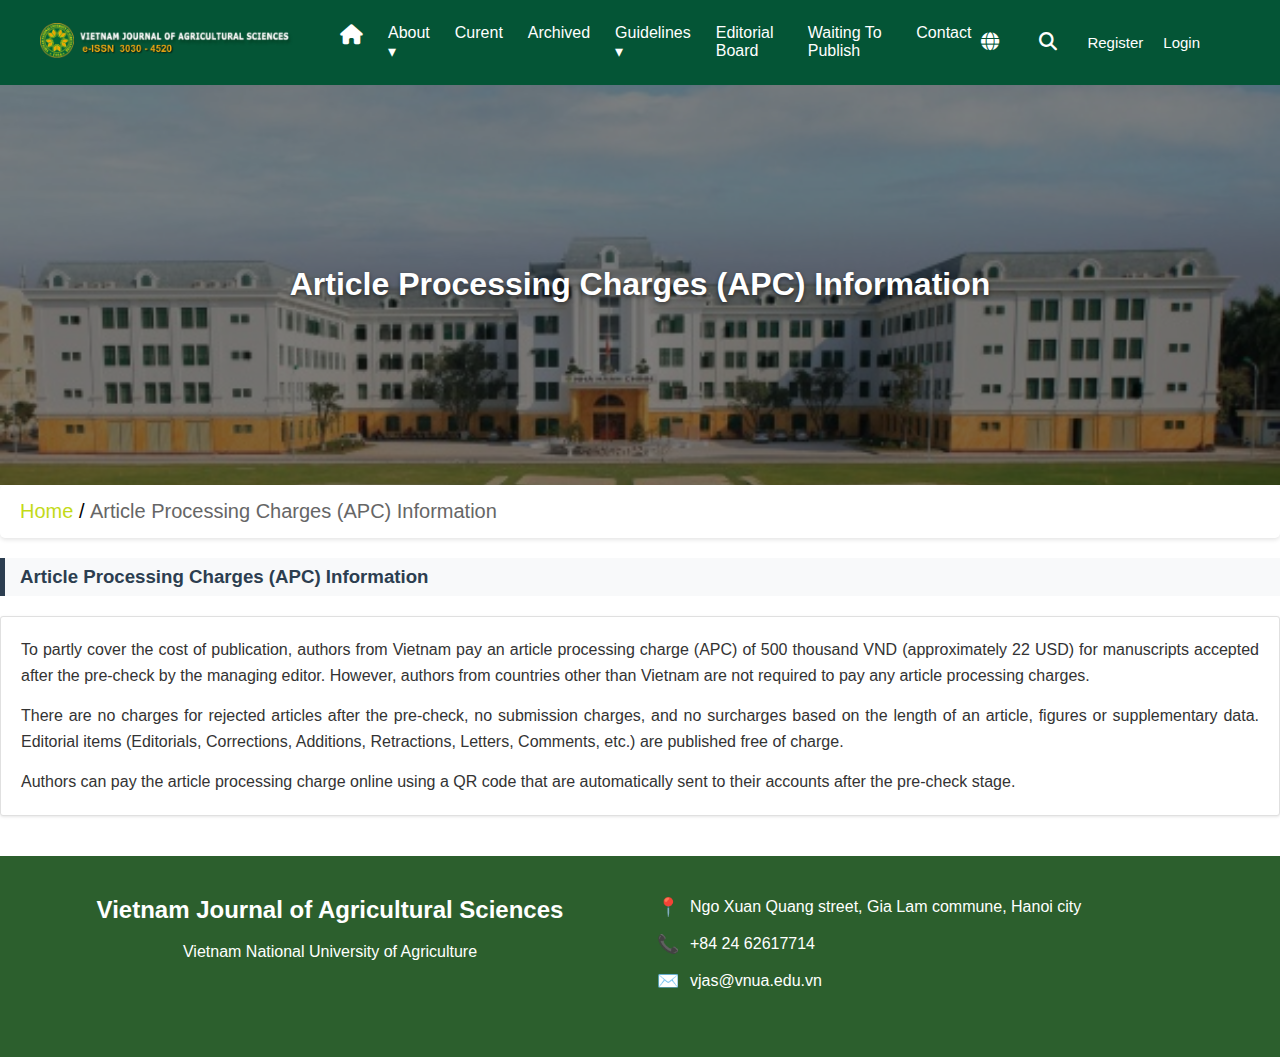
<file: TTCN-trang-ch--main/Article Processing Charges (APC) Information/Article Processing Charges (APC) Information.html>
<!DOCTYPE html>
<html lang="en">
  <head>
    <meta charset="UTF-8" />
    <meta name="viewport" content="width=device-width, initial-scale=1.0" />
    <link
      rel="stylesheet"
      href="Article Processing Charges (APC) Information.css"
    />
    <link
      rel="stylesheet"
      href="https://cdnjs.cloudflare.com/ajax/libs/font-awesome/6.5.0/css/all.min.css"
    />
    <title>Article Processing Charges (APC) Information</title>
  </head>
  <body>
    <div class="navbar">
      <div class="logo">
        <a href="../index.html">
          <img
            src="../img/pageHeaderLogoImage_en.png"
            alt="logo"
            class="logo1"
          />
        </a>
      </div>
      <div class="nav-links">
        <ul>
          <li class="home-icon">
            <a href="../index.html"><i class="fa-solid fa-house"></i></a>
          </li>
          <li class="about">
            <a href="#">about ▾</a>
            <ul class="about-menu">
              <li><a href="../About/About.html">About the Journal</a></li>
              <li>
                <a href="../Privacy Statement/Privacy-Statement.html"
                  >Privacy Statement</a
                >
              </li>
            </ul>
          </li>
          <li class="curent"><a href="../current/current.html">curent</a></li>
          <li class="archived">
            <a href="../Archives/Archives.html">archived</a>
          </li>
          <li class="guidelines">
            <a href="../index.html">guidelines ▾</a>
            <ul class="guidelines-menu">
              <li><a href="../For Authors/For Authors.html">for authors</a></li>
              <li><a href="#">for reviewers</a></li>
              <li><a href="../For Editors/For Editors.html">for editors</a></li>
              <li><a href="#">publication process</a></li>
              <li>
                <a href="../Technical Support/Technical Support.html"
                  >technical support</a
                >
              </li>
              <li>
                <a href="../Publication Ethics/Publication Ethics.html"
                  >publication ethics</a
                >
              </li>
              <li>
                <a
                  href="../Article processing procedure/Article processing procedure.html"
                  >article processing procedure</a
                >
              </li>
              <li>
                <a href="./Article Processing Charges (APC) Information.html"
                  >article processing charges (APC) information</a
                >
              </li>
              <li>
                <a href="#">how to use grammarly - an useful grammar checker</a>
              </li>
            </ul>
          </li>
          <li class="editorial-board"><a href="#">editorial board</a></li>
          <li class="waiting-to-publish"><a href="#">waiting to publish</a></li>
          <li class="contact"><a href="#">contact</a></li>
        </ul>
      </div>
      <div class="nav-right">
        <div class="language">
          <a href="#" class="icon"><i class="fa-solid fa-globe"></i></a>
          <ul class="language-menu">
            <li><a href="#">English</a></li>
            <li><a href="#">Vietnam</a></li>
          </ul>
        </div>

        <a href="#" class="icon"
          ><i class="fa-solid fa-magnifying-glass"></i
        ></a>
        <a href="../Register/Register.html" class="btn">Register</a>
        <a href="../Login/Login.html" class="btn">Login</a>
      </div>
    </div>
    <div class="hero">
      <div class="hero-container">
        <div class="hero-content">
          <p>Article Processing Charges (APC) Information</p>
        </div>
      </div>
    </div>
    <div class="breadcrumb">
      <a href="../index.html">Home</a> /
      <span> Article Processing Charges (APC) Information</span>
    </div>
    <div class="title">
      <div class="title-1">Article Processing Charges (APC) Information</div>

      <div class="Content">
        <p>
          To partly cover the cost of publication, authors from Vietnam pay an
          article processing charge (APC) of 500 thousand VND (approximately 22
          USD) for manuscripts accepted after the pre-check by the managing
          editor. However, authors from countries other than Vietnam are not
          required to pay any article processing charges.
        </p>
        <p>
          There are no charges for rejected articles after the pre-check, no
          submission charges, and no surcharges based on the length of an
          article, figures or supplementary data. Editorial items (Editorials,
          Corrections, Additions, Retractions, Letters, Comments, etc.) are
          published free of charge.
        </p>
        <p>
          Authors can pay the article processing charge online using a QR code
          that are automatically sent to their accounts after the pre-check
          stage.
        </p>
      </div>
    </div>
    <div class="footer">
      <div class="footer-content">
        <div class="footer-section footer-logo">
          <h2>Vietnam Journal of Agricultural Sciences</h2>
          <p>Vietnam National University of Agriculture</p>
        </div>

        <div class="footer-section contact-info">
          <div class="contact-item">
            <span class="contact-icon">📍</span>
            <span>Ngo Xuan Quang street, Gia Lam commune, Hanoi city</span>
          </div>
          <div class="contact-item">
            <span class="contact-icon">📞</span>
            <span>+84 24 62617714</span>
          </div>
          <div class="contact-item">
            <span class="contact-icon">✉️</span>
            <span>vjas@vnua.edu.vn</span>
          </div>
        </div>
      </div>
    </div>
    </body>
</html>
</file>
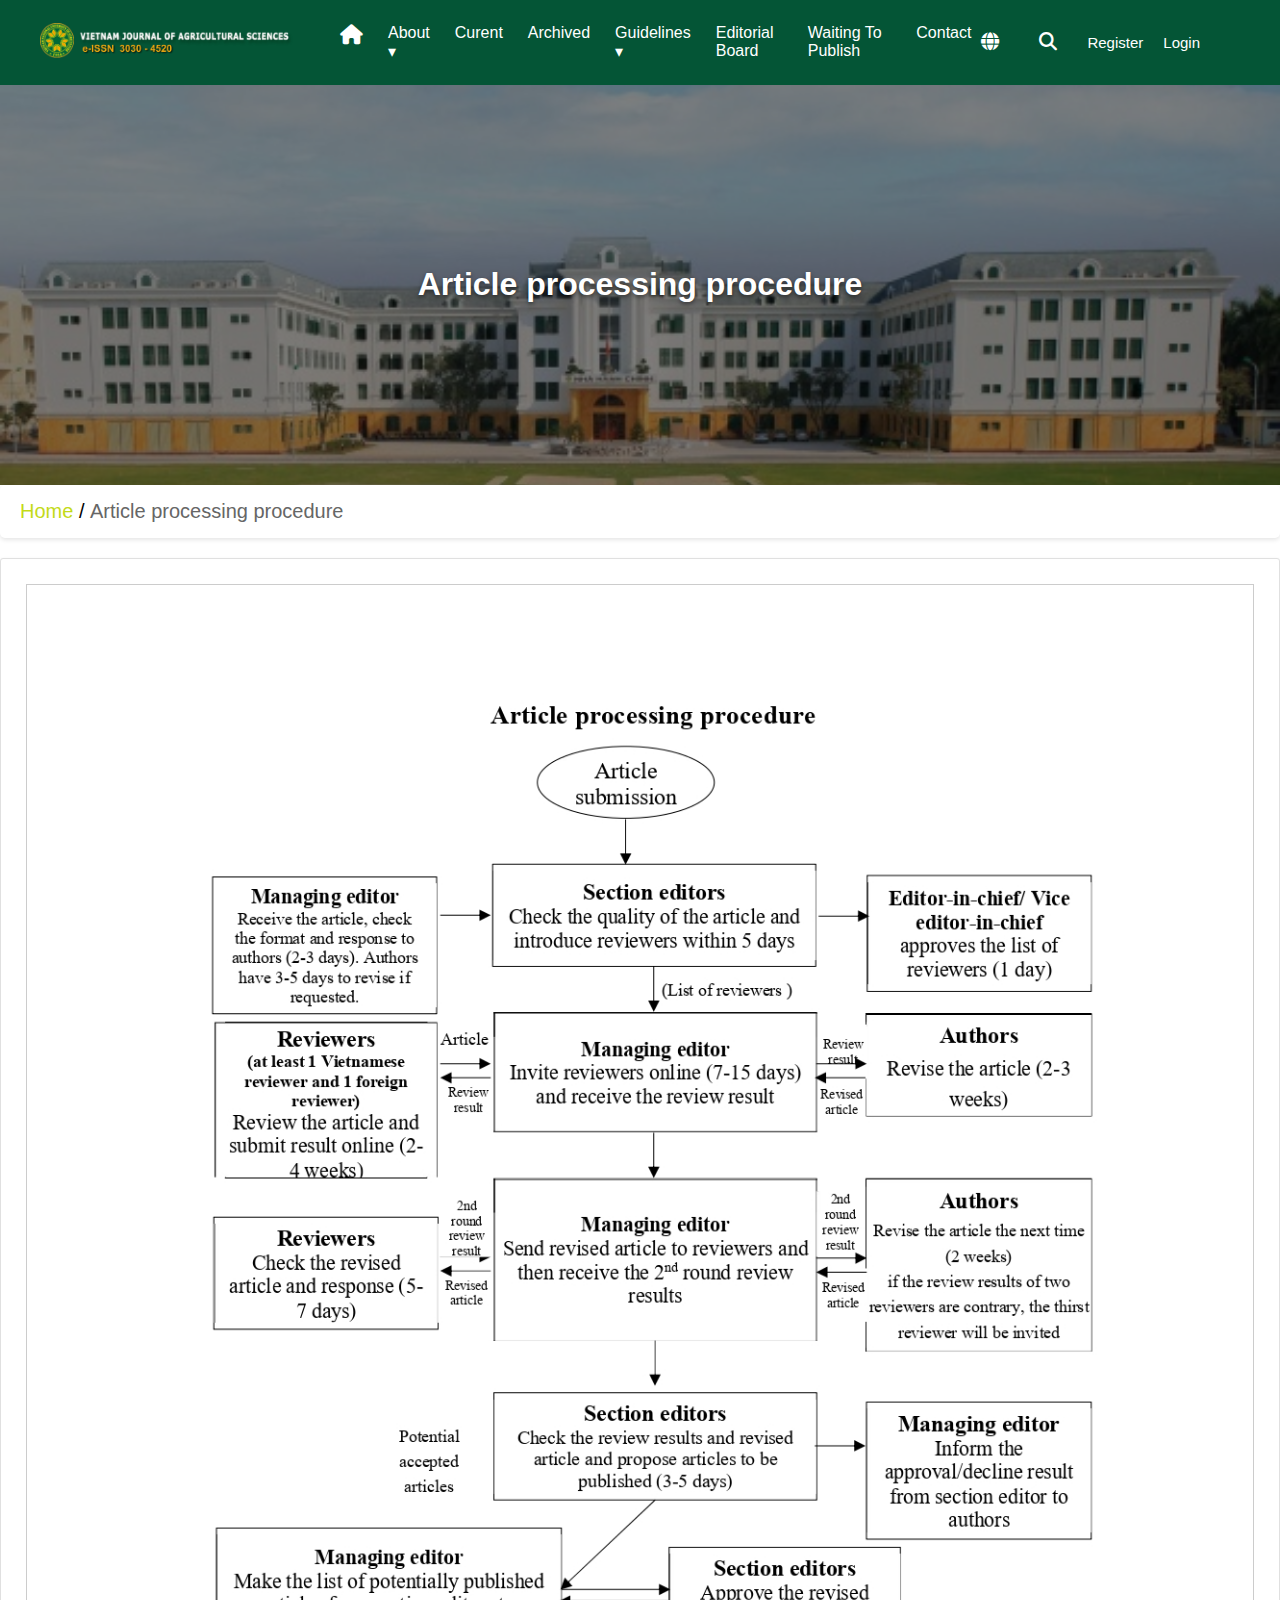
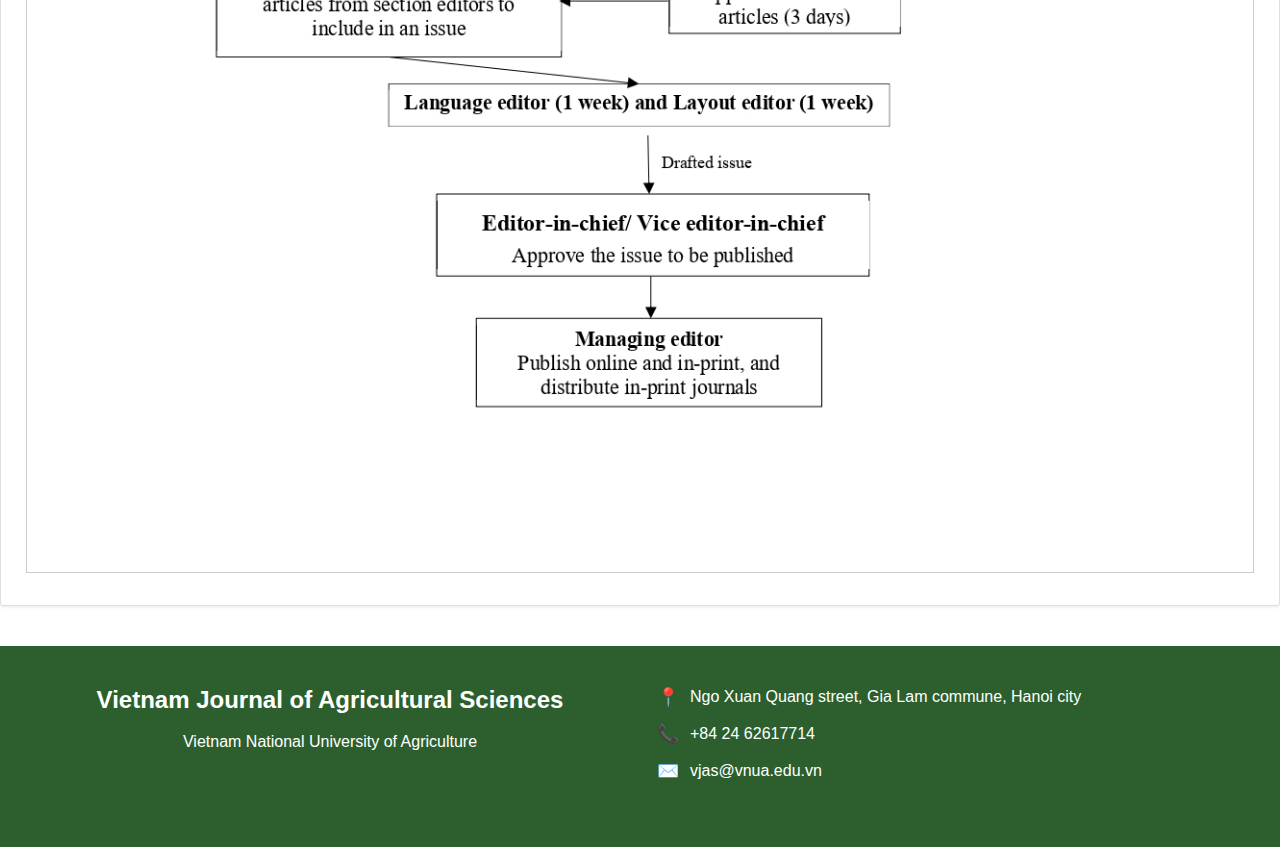
<file: TTCN-trang-ch--main/Article processing procedure/Article processing procedure.html>
<!DOCTYPE html>
<html lang="en">
  <head>
    <meta charset="UTF-8" />
    <meta name="viewport" content="width=device-width, initial-scale=1.0" />
    <link rel="stylesheet" href="Article processing procedure.css" />
    <link
      rel="stylesheet"
      href="https://cdnjs.cloudflare.com/ajax/libs/font-awesome/6.5.0/css/all.min.css"
    />
    <title>Article processing procedure</title>
  </head>
  <body>
    <div class="navbar">
      <div class="logo">
        <a href="../index.html">
          <img
            src="../img/pageHeaderLogoImage_en.png"
            alt="logo"
            class="logo1"
          />
        </a>
      </div>
      <div class="nav-links">
        <ul>
          <li class="home-icon">
            <a href="../index.html"><i class="fa-solid fa-house"></i></a>
          </li>
          <li class="about">
            <a href="#">about ▾</a>
            <ul class="about-menu">
              <li><a href="../About/About.html">About the Journal</a></li>
              <li>
                <a href="../Privacy Statement/Privacy-Statement.html"
                  >Privacy Statement</a
                >
              </li>
            </ul>
          </li>
          <li class="curent"><a href="../current/current.html">curent</a></li>
          <li class="archived">
            <a href="../Archives/Archives.html">archived</a>
          </li>
          <li class="guidelines">
            <a href="../index.html">guidelines ▾</a>
            <ul class="guidelines-menu">
              <li><a href="../For Authors/For Authors.html">for authors</a></li>
              <li><a href="#">for reviewers</a></li>
              <li><a href="../For Editors/For Editors.html">for editors</a></li>
              <li><a href="#">publication process</a></li>
              <li>
                <a href="../Technical Support/Technical Support.html"
                  >technical support</a
                >
              </li>
              <li>
                <a href="../Publication Ethics/Publication Ethics.html"
                  >publication ethics</a
                >
              </li>
              <li>
                <a href="./Article processing procedure.html"
                  >article processing procedure</a
                >
              </li>
              <li>
                <a href="#">article processing charges (APC) information</a>
              </li>
              <li>
                <a href="#">how to use grammarly - an useful grammar checker</a>
              </li>
            </ul>
          </li>
          <li class="editorial-board"><a href="#">editorial board</a></li>
          <li class="waiting-to-publish"><a href="#">waiting to publish</a></li>
          <li class="contact"><a href="#">contact</a></li>
        </ul>
      </div>
      <div class="nav-right">
        <div class="language">
          <a href="#" class="icon"><i class="fa-solid fa-globe"></i></a>
          <ul class="language-menu">
            <li><a href="#">English</a></li>
            <li><a href="#">Vietnam</a></li>
          </ul>
        </div>

        <a href="#" class="icon"
          ><i class="fa-solid fa-magnifying-glass"></i
        ></a>
        <a href="../Register/Register.html" class="btn">Register</a>
        <a href="../Login/Login.html" class="btn">Login</a>
      </div>
    </div>
    <div class="hero">
      <div class="hero-container">
        <div class="hero-content">
          <p>Article processing procedure</p>
        </div>
      </div>
    </div>
    <div class="breadcrumb">
      <a href="../index.html">Home</a> /
      <span> Article processing procedure</span>
    </div>
    <div class="title">
      <div class="Content" id="procedure-image-container">
        
        <img
          src="../img/img-Article processing procedure.jpg"
          alt="Article processing procedure flowchart"
        />

      </div>
    </div>
    <div class="footer">
      <div class="footer-content">
        <div class="footer-section footer-logo">
          <h2>Vietnam Journal of Agricultural Sciences</h2>
          <p>Vietnam National University of Agriculture</p>
        </div>

        <div class="footer-section contact-info">
          <div class="contact-item">
            <span class="contact-icon">📍</span>
            <span>Ngo Xuan Quang street, Gia Lam commune, Hanoi city</span>
          </div>
          <div class="contact-item">
            <span class="contact-icon">📞</span>
            <span>+84 24 62617714</span>
          </div>
          <div class="contact-item">
            <span class="contact-icon">✉️</span>
            <span>vjas@vnua.edu.vn</span>
          </div>
        </div>
      </div>
    </div>
    </body>
</html>
</file>
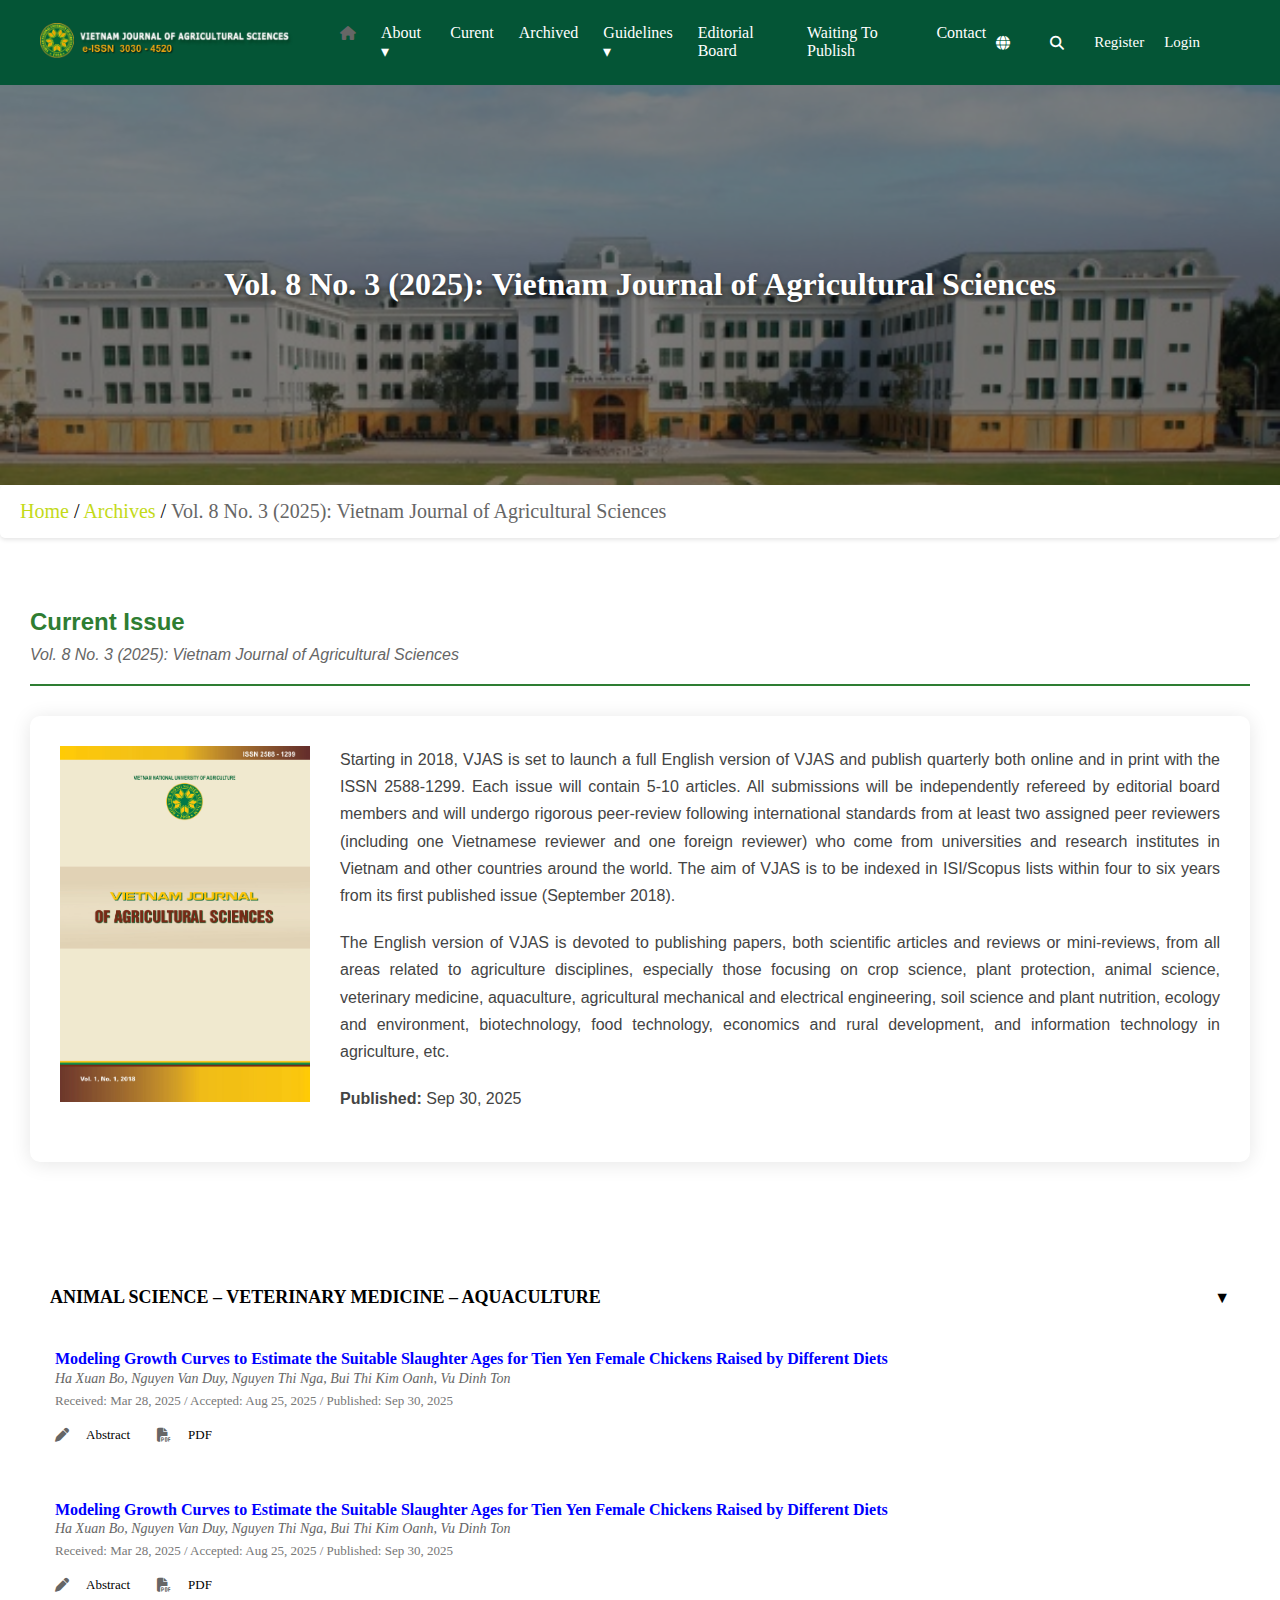
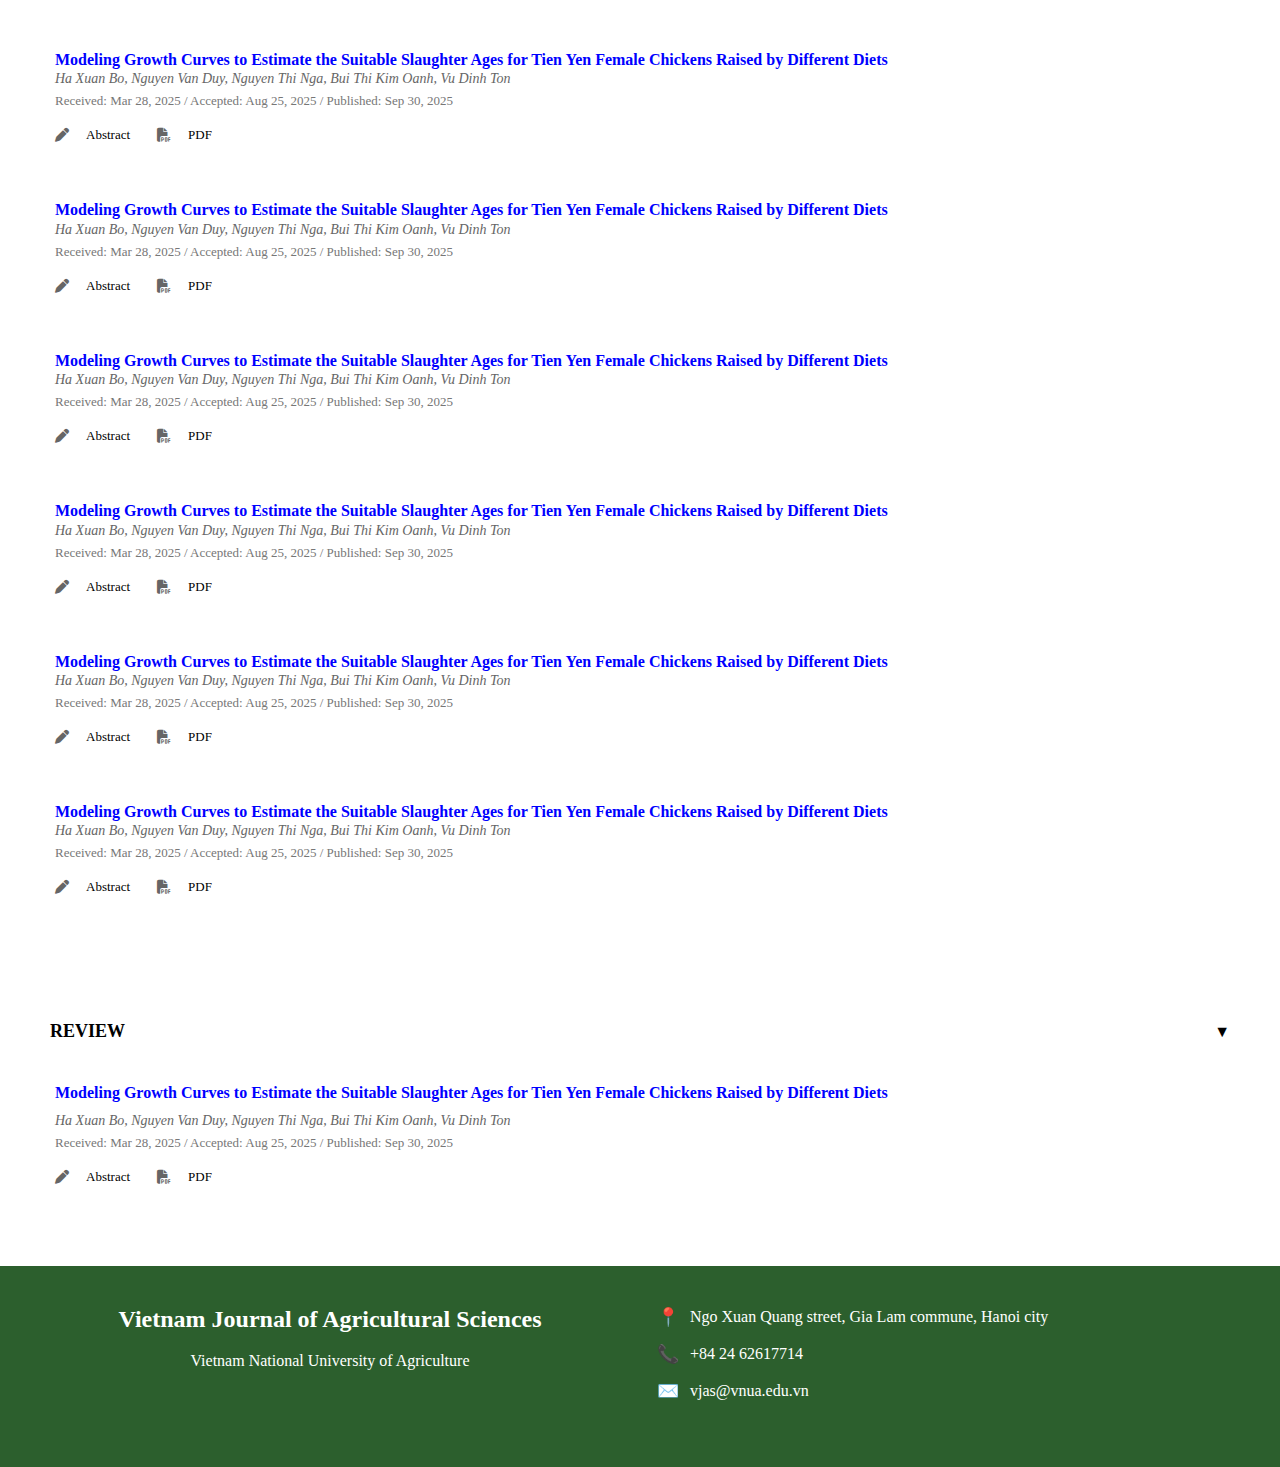
<file: TTCN-trang-ch--main/current/current.html>
<!DOCTYPE html>
<html lang="en">
  <head>
    <meta charset="UTF-8" />
    <meta name="viewport" content="width=device-width, initial-scale=1.0" />
    <link rel="stylesheet" href="Current.css" />
    <link
      rel="stylesheet"
      href="https://cdnjs.cloudflare.com/ajax/libs/font-awesome/6.5.0/css/all.min.css"
    />
    <title>Current</title>
  </head>
  <body>
    <!-- navbar -->
    <div class="navbar">
      <div class="logo">
        <a href="../index.html">
          <img
            src="../img/pageHeaderLogoImage_en.png"
            alt="logo"
            class="logo1"
          />
        </a>
      </div>
      <div class="nav-links">
        <ul>
            <li class="home-icon">
                <a href="../index.html"><i class="fa-solid fa-house"></i></a>
            </li>
            <li class="about">
                <a href="#">about ▾</a>
            <ul class="about-menu">
              <li><a href="../About/About.html">About the Journal</a></li>
              <li>
                <a href="../Privacy Statement/Privacy-Statement.html"
                  >Privacy Statement</a
                >
              </li>
            </ul>
          </li>
          <li class="curent"><a href="./current.html">curent</a></li>
          <li class="archived">
            <a href="../Archives/Archives.html">archived</a>
          </li>
          <li class="guidelines">
            <a href="../index.html">guidelines ▾</a>
            <ul class="guidelines-menu">
              <li><a href="../For Authors/For Authors.html">for authors</a></li>
              <li><a href="#">for reviewers</a></li>
              <li><a href="#">for editors</a></li>
              <li><a href="#">publication process</a></li>
              <li><a href="#">technical support</a></li>
              <li><a href="#">publication ethics</a></li>
              <li><a href="#">article processing procedure</a></li>
              <li>
                <a href="#">article processing charges (APC) information</a>
              </li>
              <li>
                <a href="#">how to use grammarly - an useful grammar checker</a>
              </li>
            </ul>
          </li>
          <li class="editorial-board"><a href="#">editorial board</a></li>
          <li class="waiting-to-publish"><a href="#">waiting to publish</a></li>
          <li class="contact"><a href="#">contact</a></li>
        </ul>
      </div>
      <div class="nav-right">
        <div class="language">
          <a href="#" class="icon"><i class="fa-solid fa-globe"></i></a>
          <ul class="language-menu">
            <li><a href="#">English</a></li>
            <li><a href="#">Vietnam</a></li>
          </ul>
        </div>

        <a href="#" class="icon"
          ><i class="fa-solid fa-magnifying-glass"></i
        ></a>
        <a href="#" class="btn">Register</a>
        <a href="#" class="btn">Login</a>
      </div>
    </div>
    <!-- end navbar -->
    <!-- Hero Section -->
    <div class="hero">
      <div class="hero-container">
        <div class="hero-content">
          <p>Vol. 8 No. 3 (2025): Vietnam Journal of Agricultural Sciences</p>
        </div>
      </div>
    </div>
    <!-- end Hero Section -->
    <!-- Phần Breadcrumb  -->
    <div class="breadcrumb">
      <a href="../index.html">Home</a> /
      <a href="../index.html"> Archives </a> /
      <span>Vol. 8 No. 3 (2025): Vietnam Journal of Agricultural Sciences</span>
    </div>
    <!--end Phần Breadcrumb  -->
    <!-- Current Issue -->
    <div class="container-issue">
      <div class="issue-header">
        <h1>Current Issue</h1>
        <div class="volume-info">
          Vol. 8 No. 3 (2025): Vietnam Journal of Agricultural Sciences
        </div>
      </div>

      <div class="journal-info">
        <div class="journal-img">
          <a href="#"
            ><img src="../img/journalThumbnail_en.jpg" alt="thumbnail"
          /></a>
        </div>
        <div class="journal-tech">
          <p>
            Starting in 2018, VJAS is set to launch a full English version of
            VJAS and publish quarterly both online and in print with the ISSN
            2588-1299. Each issue will contain 5-10 articles. All submissions
            will be independently refereed by editorial board members and will
            undergo rigorous peer-review following international standards from
            at least two assigned peer reviewers (including one Vietnamese
            reviewer and one foreign reviewer) who come from universities and
            research institutes in Vietnam and other countries around the world.
            The aim of VJAS is to be indexed in ISI/Scopus lists within four to
            six years from its first published issue (September 2018).
          </p>
          <p>
            The English version of VJAS is devoted to publishing papers, both
            scientific articles and reviews or mini-reviews, from all areas
            related to agriculture disciplines, especially those focusing on
            crop science, plant protection, animal science, veterinary medicine,
            aquaculture, agricultural mechanical and electrical engineering,
            soil science and plant nutrition, ecology and environment,
            biotechnology, food technology, economics and rural development, and
            information technology in agriculture, etc.
          </p>
          <p><span>Published:</span> Sep 30, 2025</p>
        </div>
      </div>
    </div>
    <!-- end Current Issue -->
    <!--ANIMAL SCIENCE  -->
    <div class="container-ANIMAL">
      <input type="checkbox" id="collapse-toggle" class="collapse-toggle" />

      <label for="collapse-toggle" class="header-ANIMAL">
        <h1>ANIMAL SCIENCE – VETERINARY MEDICINE – AQUACULTURE</h1>
        <div class="arrow">▼</div>
      </label>

      <div class="content-ANIMAL">
        <div class="article-ANIMAL">
          <a href="#" class="article-title-ANIMAL">
            Modeling Growth Curves to Estimate the Suitable Slaughter Ages for
            Tien Yen Female Chickens Raised by Different Diets
          </a>
          <div class="article-authors-ANIMAL">
            Ha Xuan Bo, Nguyen Van Duy, Nguyen Thi Nga, Bui Thi Kim Oanh, Vu
            Dinh Ton
          </div>
          <div class="article-meta-ANIMAL">
            Received: Mar 28, 2025 / Accepted: Aug 25, 2025 / Published: Sep 30,
            2025
          </div>
          <div class="article-links-ANIMAL">
            <div class="link-item">
              <i class="fa-solid fa-pen"></i>
              <a href="#" class="btn btn-abstract">Abstract</a>
            </div>
            <div class="link-item">
              <i class="fa-solid fa-file-pdf"></i>
              <a href="#" class="btn btn-pdf">PDF</a>
            </div>
          </div>
        </div>
      </div>
      <div class="content-ANIMAL">
        <div class="article-ANIMAL">
          <a href="#" class="article-title-ANIMAL">
            Modeling Growth Curves to Estimate the Suitable Slaughter Ages for
            Tien Yen Female Chickens Raised by Different Diets
          </a>
          <div class="article-authors-ANIMAL">
            Ha Xuan Bo, Nguyen Van Duy, Nguyen Thi Nga, Bui Thi Kim Oanh, Vu
            Dinh Ton
          </div>
          <div class="article-meta-ANIMAL">
            Received: Mar 28, 2025 / Accepted: Aug 25, 2025 / Published: Sep 30,
            2025
          </div>
          <div class="article-links-ANIMAL">
            <div class="link-item">
              <i class="fa-solid fa-pen"></i>
              <a href="#" class="btn btn-abstract">Abstract</a>
            </div>
            <div class="link-item">
              <i class="fa-solid fa-file-pdf"></i>
              <a href="#" class="btn btn-pdf">PDF</a>
            </div>
          </div>
        </div>
      </div>
      <div class="content-ANIMAL">
        <div class="article-ANIMAL">
          <a href="#" class="article-title-ANIMAL">
            Modeling Growth Curves to Estimate the Suitable Slaughter Ages for
            Tien Yen Female Chickens Raised by Different Diets
          </a>
          <div class="article-authors-ANIMAL">
            Ha Xuan Bo, Nguyen Van Duy, Nguyen Thi Nga, Bui Thi Kim Oanh, Vu
            Dinh Ton
          </div>
          <div class="article-meta-ANIMAL">
            Received: Mar 28, 2025 / Accepted: Aug 25, 2025 / Published: Sep 30,
            2025
          </div>
          <div class="article-links-ANIMAL">
            <div class="link-item">
              <i class="fa-solid fa-pen"></i>
              <a href="#" class="btn btn-abstract">Abstract</a>
            </div>
            <div class="link-item">
              <i class="fa-solid fa-file-pdf"></i>
              <a href="#" class="btn btn-pdf">PDF</a>
            </div>
          </div>
        </div>
      </div>
      <div class="content-ANIMAL">
        <div class="article-ANIMAL">
          <a href="#" class="article-title-ANIMAL">
            Modeling Growth Curves to Estimate the Suitable Slaughter Ages for
            Tien Yen Female Chickens Raised by Different Diets
          </a>
          <div class="article-authors-ANIMAL">
            Ha Xuan Bo, Nguyen Van Duy, Nguyen Thi Nga, Bui Thi Kim Oanh, Vu
            Dinh Ton
          </div>
          <div class="article-meta-ANIMAL">
            Received: Mar 28, 2025 / Accepted: Aug 25, 2025 / Published: Sep 30,
            2025
          </div>
          <div class="article-links-ANIMAL">
            <div class="link-item">
              <i class="fa-solid fa-pen"></i>
              <a href="#" class="btn btn-abstract">Abstract</a>
            </div>
            <div class="link-item">
              <i class="fa-solid fa-file-pdf"></i>
              <a href="#" class="btn btn-pdf">PDF</a>
            </div>
          </div>
        </div>
      </div>
      <div class="content-ANIMAL">
        <div class="article-ANIMAL">
          <a href="#" class="article-title-ANIMAL">
            Modeling Growth Curves to Estimate the Suitable Slaughter Ages for
            Tien Yen Female Chickens Raised by Different Diets
          </a>
          <div class="article-authors-ANIMAL">
            Ha Xuan Bo, Nguyen Van Duy, Nguyen Thi Nga, Bui Thi Kim Oanh, Vu
            Dinh Ton
          </div>
          <div class="article-meta-ANIMAL">
            Received: Mar 28, 2025 / Accepted: Aug 25, 2025 / Published: Sep 30,
            2025
          </div>
          <div class="article-links-ANIMAL">
            <div class="link-item">
              <i class="fa-solid fa-pen"></i>
              <a href="#" class="btn btn-abstract">Abstract</a>
            </div>
            <div class="link-item">
              <i class="fa-solid fa-file-pdf"></i>
              <a href="#" class="btn btn-pdf">PDF</a>
            </div>
          </div>
        </div>
      </div>
      <div class="content-ANIMAL">
        <div class="article-ANIMAL">
          <a href="#" class="article-title-ANIMAL">
            Modeling Growth Curves to Estimate the Suitable Slaughter Ages for
            Tien Yen Female Chickens Raised by Different Diets
          </a>
          <div class="article-authors-ANIMAL">
            Ha Xuan Bo, Nguyen Van Duy, Nguyen Thi Nga, Bui Thi Kim Oanh, Vu
            Dinh Ton
          </div>
          <div class="article-meta-ANIMAL">
            Received: Mar 28, 2025 / Accepted: Aug 25, 2025 / Published: Sep 30,
            2025
          </div>
          <div class="article-links-ANIMAL">
            <div class="link-item">
              <i class="fa-solid fa-pen"></i>
              <a href="#" class="btn btn-abstract">Abstract</a>
            </div>
            <div class="link-item">
              <i class="fa-solid fa-file-pdf"></i>
              <a href="#" class="btn btn-pdf">PDF</a>
            </div>
          </div>
        </div>
      </div>
      <div class="content-ANIMAL">
        <div class="article-ANIMAL">
          <a href="#" class="article-title-ANIMAL">
            Modeling Growth Curves to Estimate the Suitable Slaughter Ages for
            Tien Yen Female Chickens Raised by Different Diets
          </a>
          <div class="article-authors-ANIMAL">
            Ha Xuan Bo, Nguyen Van Duy, Nguyen Thi Nga, Bui Thi Kim Oanh, Vu
            Dinh Ton
          </div>
          <div class="article-meta-ANIMAL">
            Received: Mar 28, 2025 / Accepted: Aug 25, 2025 / Published: Sep 30,
            2025
          </div>
          <div class="article-links-ANIMAL">
            <div class="link-item">
              <i class="fa-solid fa-pen"></i>
              <a href="#" class="btn btn-abstract">Abstract</a>
            </div>
            <div class="link-item">
              <i class="fa-solid fa-file-pdf"></i>
              <a href="#" class="btn btn-pdf">PDF</a>
            </div>
          </div>
        </div>
      </div>
      <div class="content-ANIMAL">
        <div class="article-ANIMAL">
          <a href="#" class="article-title-ANIMAL">
            Modeling Growth Curves to Estimate the Suitable Slaughter Ages for
            Tien Yen Female Chickens Raised by Different Diets
          </a>
          <div class="article-authors-ANIMAL">
            Ha Xuan Bo, Nguyen Van Duy, Nguyen Thi Nga, Bui Thi Kim Oanh, Vu
            Dinh Ton
          </div>
          <div class="article-meta-ANIMAL">
            Received: Mar 28, 2025 / Accepted: Aug 25, 2025 / Published: Sep 30,
            2025
          </div>
          <div class="article-links-ANIMAL">
            <div class="link-item">
              <i class="fa-solid fa-pen"></i>
              <a href="#" class="btn btn-abstract">Abstract</a>
            </div>
            <div class="link-item">
              <i class="fa-solid fa-file-pdf"></i>
              <a href="#" class="btn btn-pdf">PDF</a>
            </div>
          </div>
        </div>
      </div>
    </div>
    <!-- end ANIMAL SCIENCE -->
    <!-- REVIEW -->
    <div class="container-ANIMAL">
      <input
        type="checkbox"
        id="collapse-toggle-review"
        class="collapse-toggle"
      />

      <label for="collapse-toggle-review" class="header-ANIMAL">
        <h1>REVIEW</h1>
        <div class="arrow">▼</div>
      </label>

      <div class="content-ANIMAL">
        <div class="article-ANIMAL">
          <h2 class="article-title-ANIMAL">
            Modeling Growth Curves to Estimate the Suitable Slaughter Ages for
            Tien Yen Female Chickens Raised by Different Diets
          </h2>
          <div class="article-authors-ANIMAL">
            Ha Xuan Bo, Nguyen Van Duy, Nguyen Thi Nga, Bui Thi Kim Oanh, Vu
            Dinh Ton
          </div>
          <div class="article-meta-ANIMAL">
            Received: Mar 28, 2025 / Accepted: Aug 25, 2025 / Published: Sep 30,
            2025
          </div>
          <div class="article-links-ANIMAL">
            <div class="link-item">
              <i class="fa-solid fa-pen"></i>
              <a href="#" class="btn btn-abstract">Abstract</a>
            </div>
            <div class="link-item">
              <i class="fa-solid fa-file-pdf"></i>
              <a href="#" class="btn btn-pdf">PDF</a>
            </div>
          </div>
        </div>
      </div>
    </div>
    <!-- end REVIEW -->
    <!-- Footer -->
    <div class="footer">
      <div class="footer-content">
        <div class="footer-section footer-logo">
          <h2>Vietnam Journal of Agricultural Sciences</h2>
          <p>Vietnam National University of Agriculture</p>
        </div>

        <div class="footer-section contact-info">
          <div class="contact-item">
            <span class="contact-icon">📍</span>
            <span>Ngo Xuan Quang street, Gia Lam commune, Hanoi city</span>
          </div>
          <div class="contact-item">
            <span class="contact-icon">📞</span>
            <span>+84 24 62617714</span>
          </div>
          <div class="contact-item">
            <span class="contact-icon">✉️</span>
            <span>vjas@vnua.edu.vn</span>
          </div>
        </div>
      </div>
    </div>
    <!-- end Footer -->
  </body>
</html>
</file>
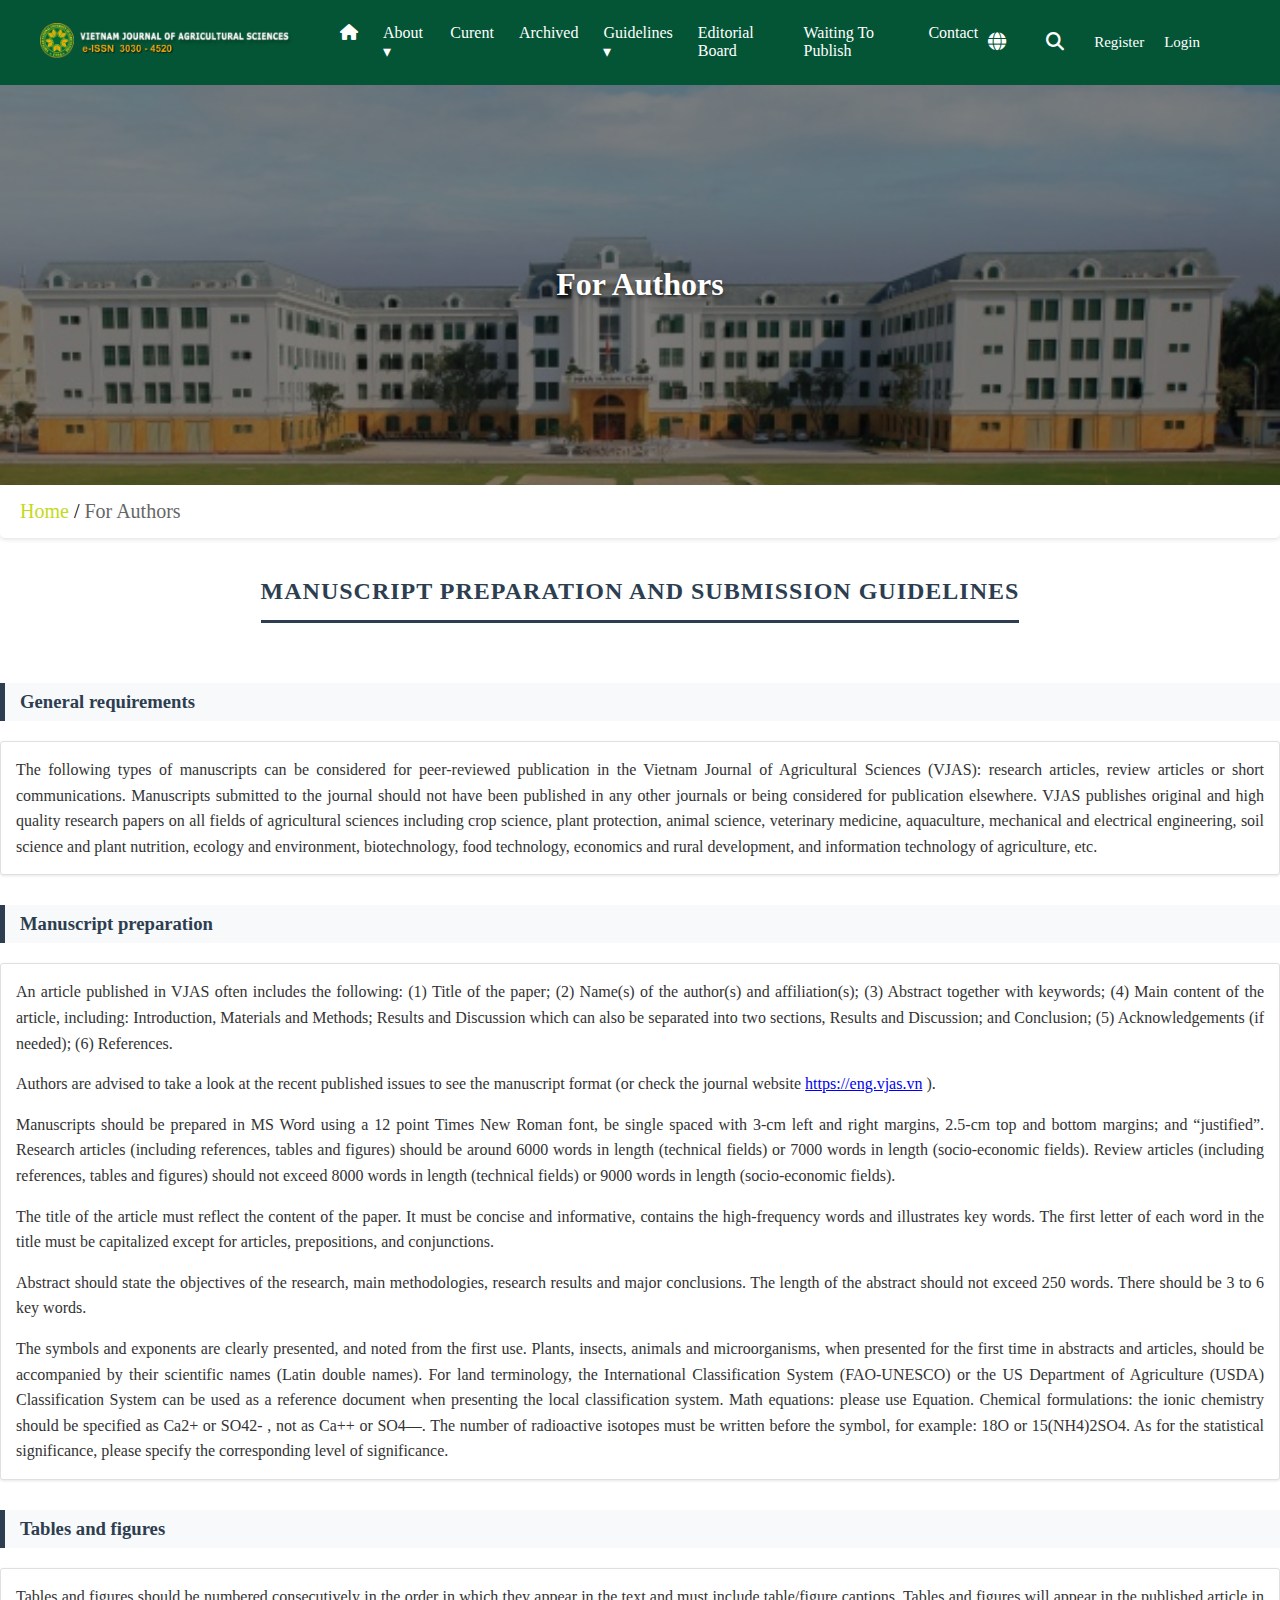
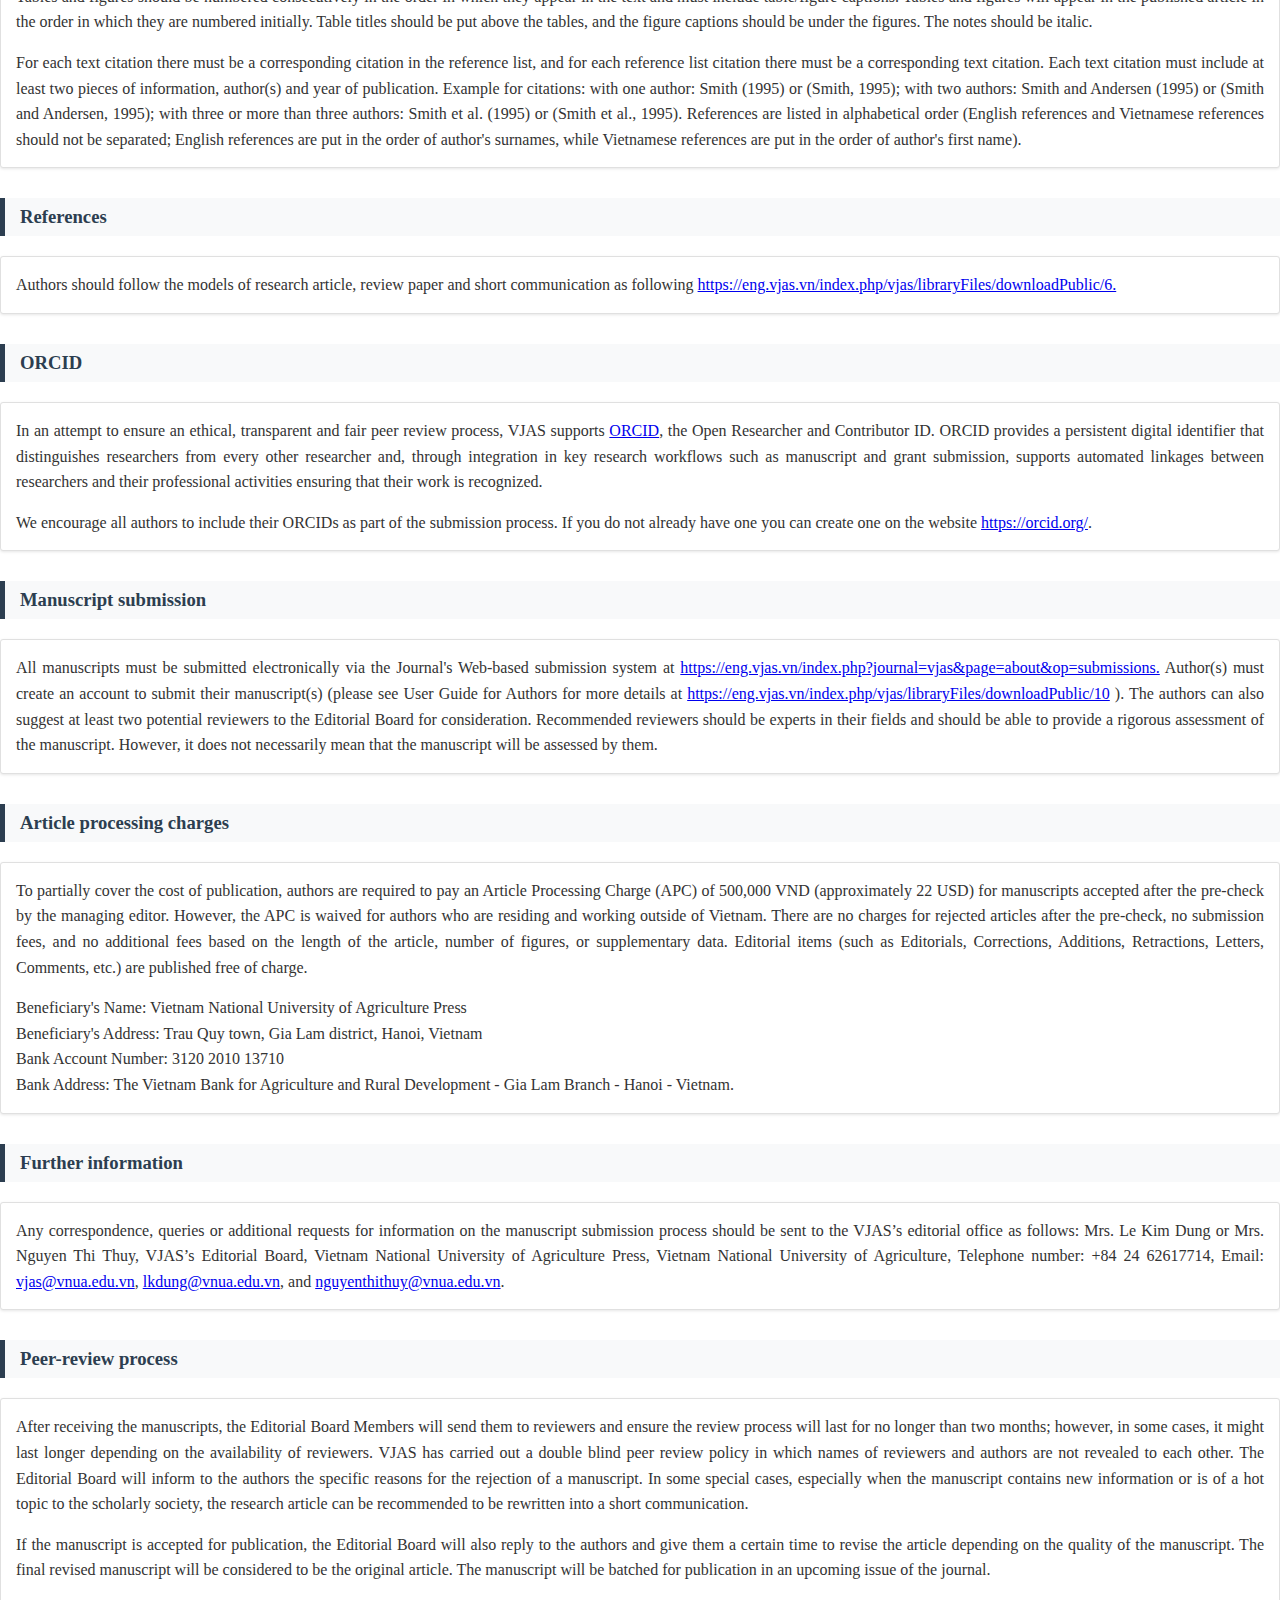
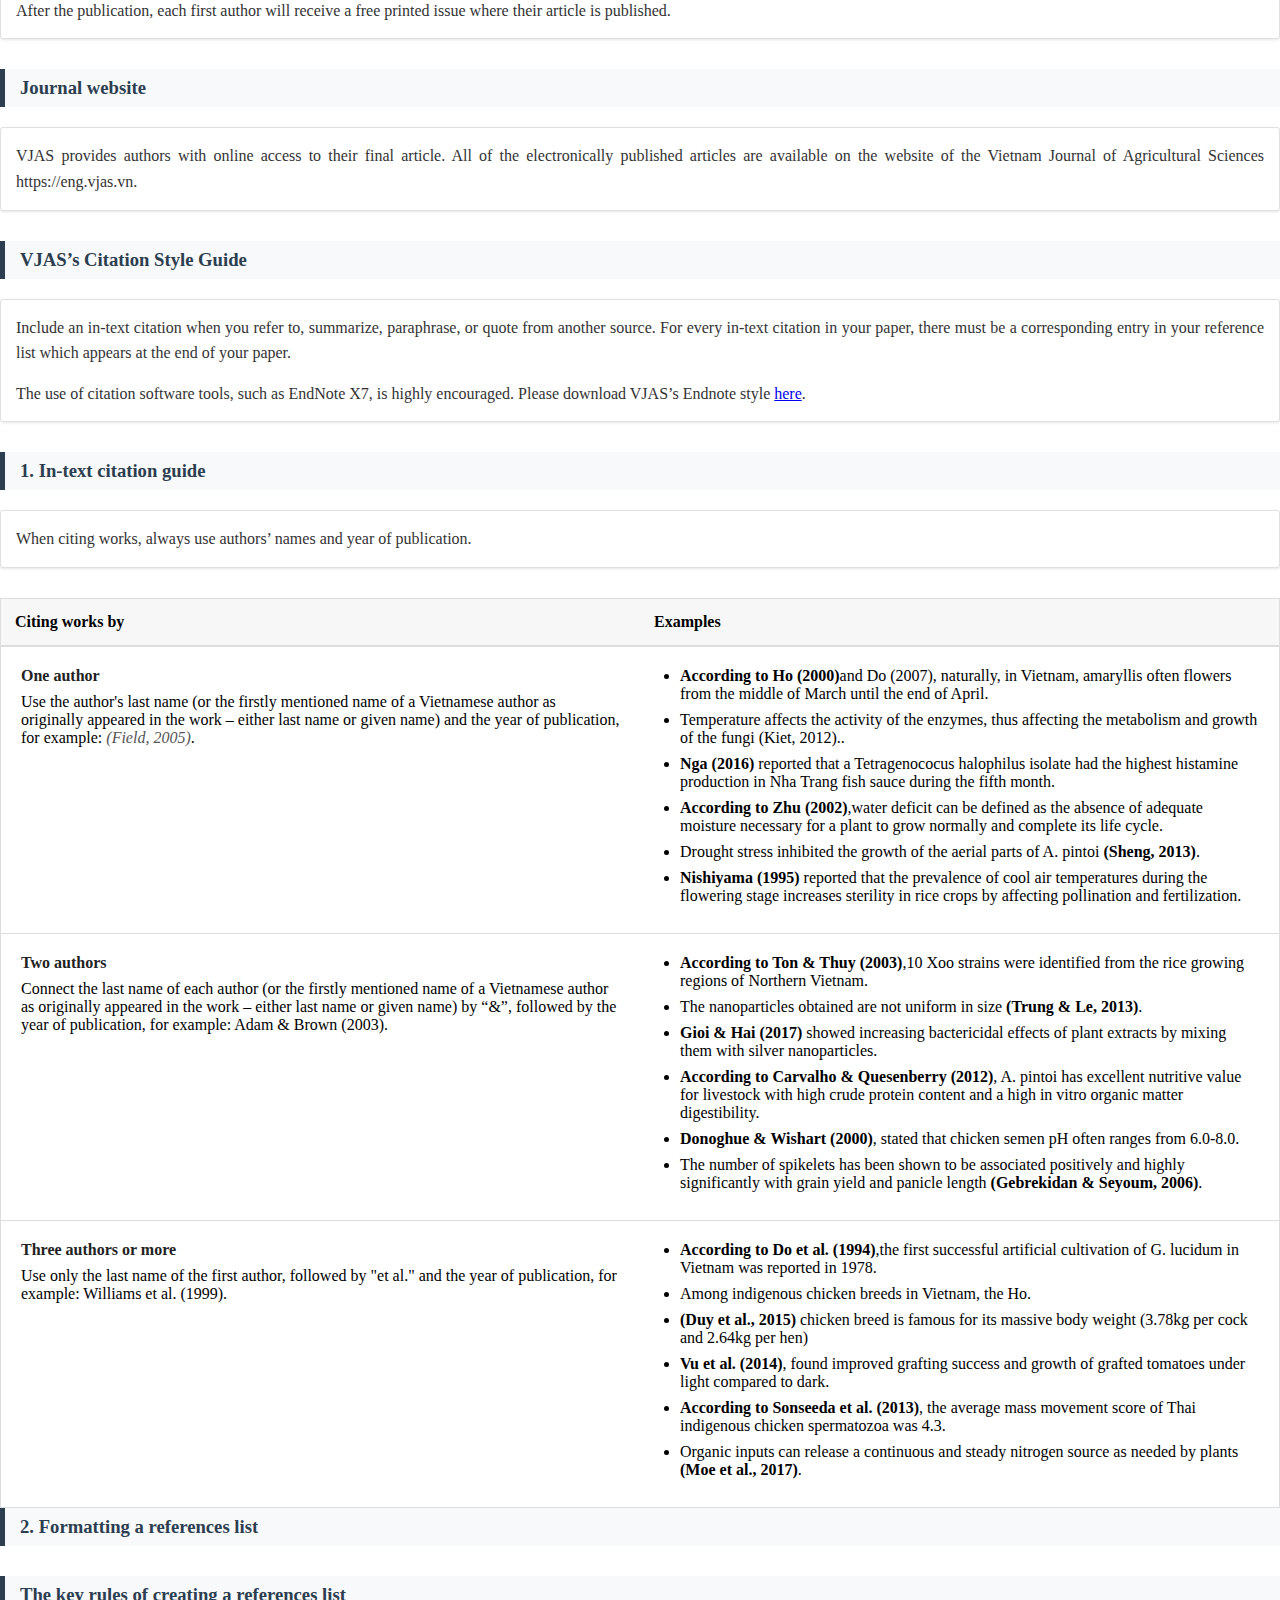
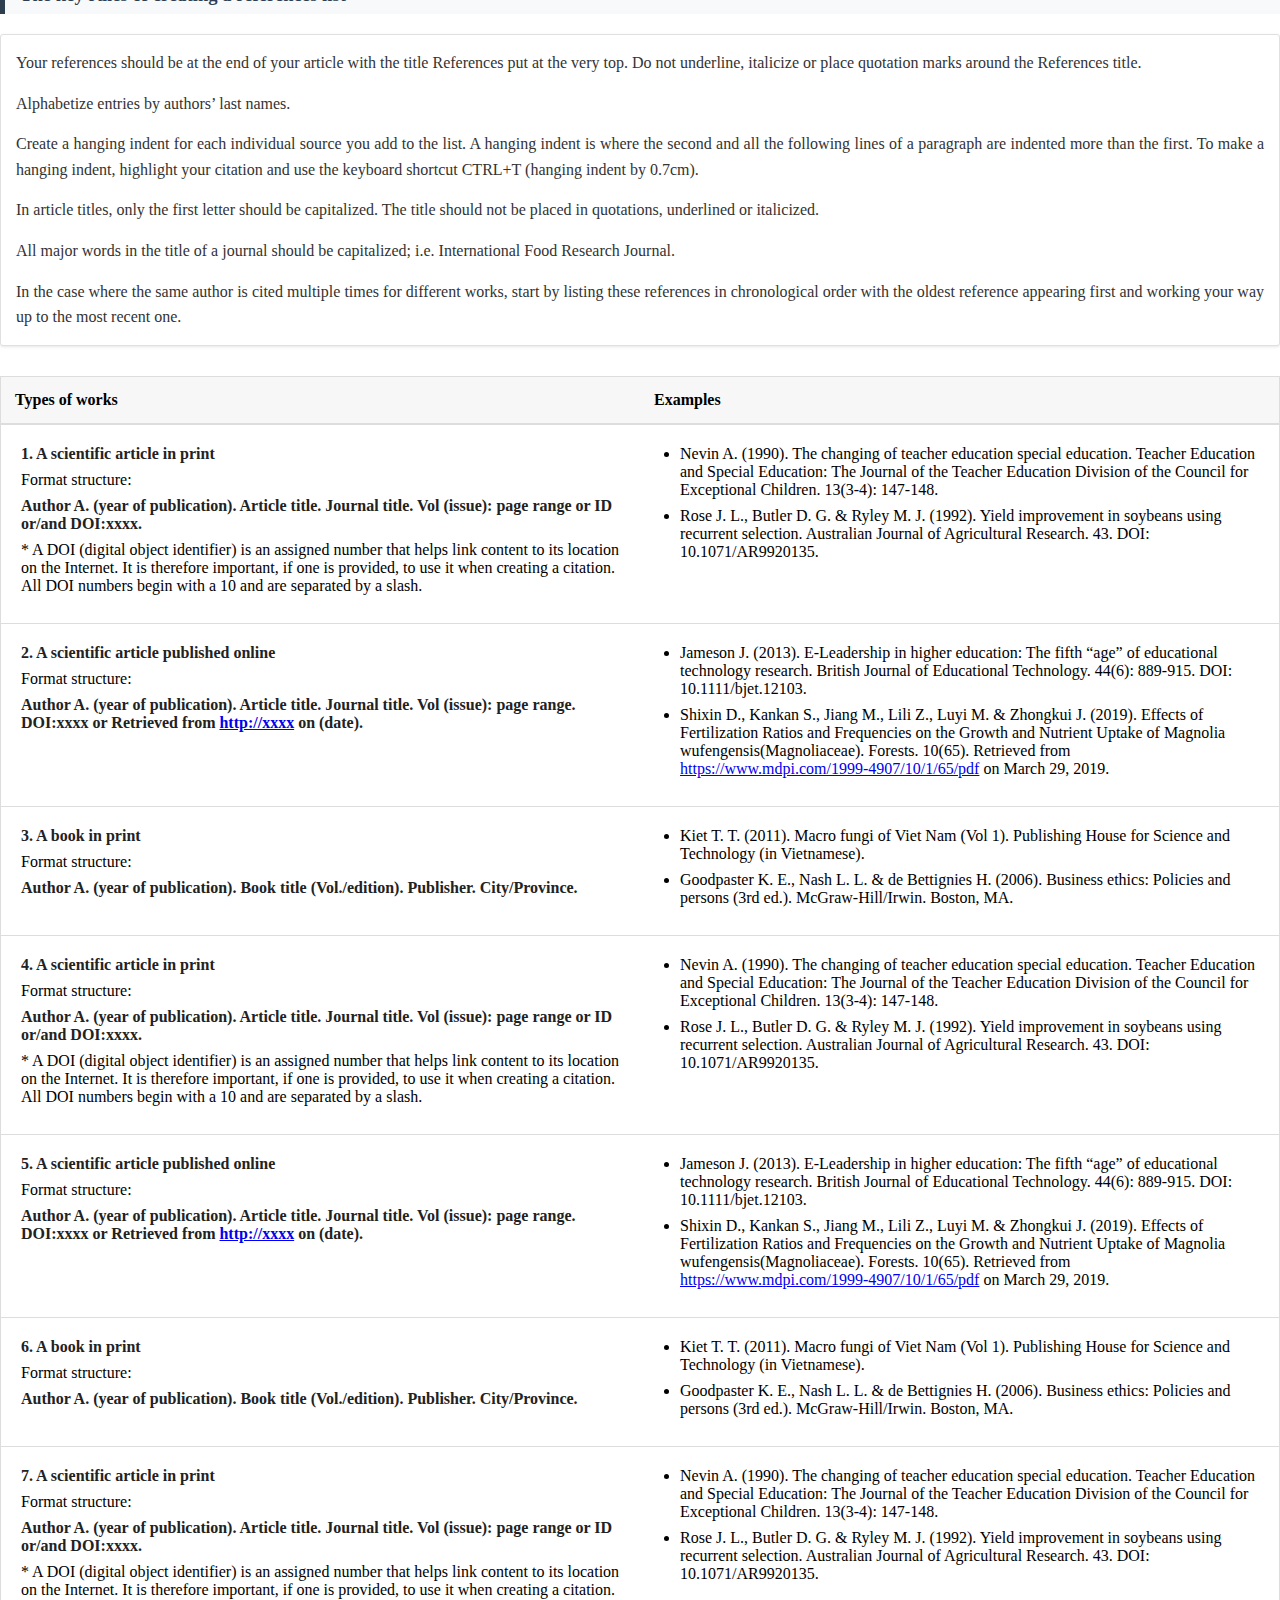
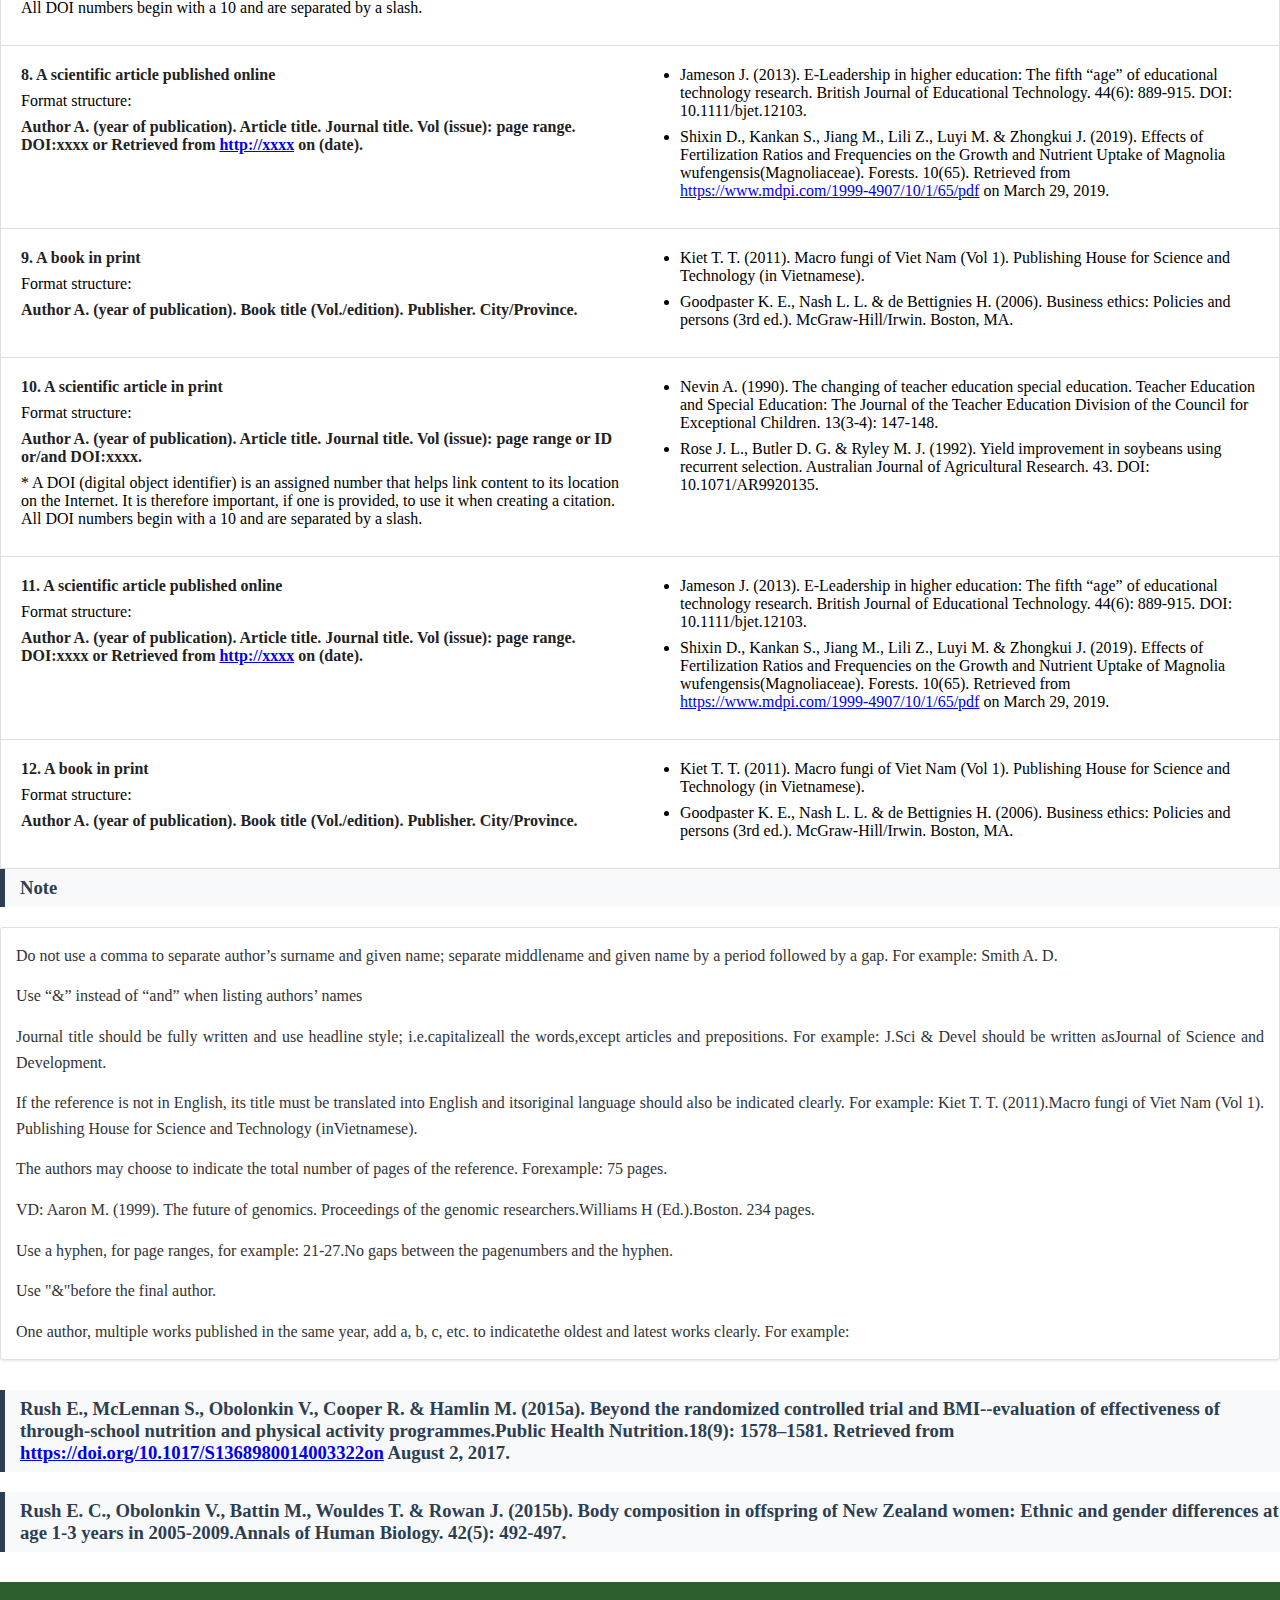
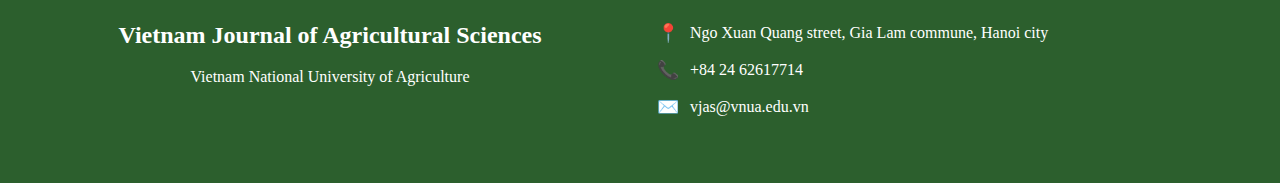
<file: TTCN-trang-ch--main/For Authors/For Authors.html>
<!DOCTYPE html>
<html lang="en">
  <head>
    <meta charset="UTF-8" />
    <meta name="viewport" content="width=device-width, initial-scale=1.0" />
    <link rel="stylesheet" href="For Authors.css" />
    <link
      rel="stylesheet"
      href="https://cdnjs.cloudflare.com/ajax/libs/font-awesome/6.5.0/css/all.min.css"
    />
    <title>For Authors</title>
  </head>
  <body>
    <!-- navbar -->
    <div class="navbar">
      <div class="logo">
        <a href="../index.html">
          <img
            src="../img/pageHeaderLogoImage_en.png"
            alt="logo"
            class="logo1"
          />
        </a>
      </div>
      <div class="nav-links">
        <ul>
            <li class="home-icon">
                <a href="../index.html"><i class="fa-solid fa-house"></i></a>
            </li>
            <li class="about">
                <a href="#">about ▾</a>
            <ul class="about-menu">
              <li><a href="../About/About.html">About the Journal</a></li>
              <li>
                <a href="../Privacy Statement/Privacy-Statement.html"
                  >Privacy Statement</a
                >
              </li>
            </ul>
          </li>
          <li class="curent"><a href="./current.html">curent</a></li>
          <li class="archived">
            <a href="../Archives/Archives.html">archived</a>
          </li>
          <li class="guidelines">
            <a href="../index.html">guidelines ▾</a>
            <ul class="guidelines-menu">
              <li><a href="./For Authors.html">for authors</a></li>
              <li><a href="#">for reviewers</a></li>
              <li><a href="#">for editors</a></li>
              <li><a href="#">publication process</a></li>
              <li><a href="#">technical support</a></li>
              <li><a href="#">publication ethics</a></li>
              <li><a href="#">article processing procedure</a></li>
              <li>
                <a href="#">article processing charges (APC) information</a>
              </li>
              <li>
                <a href="#">how to use grammarly - an useful grammar checker</a>
              </li>
            </ul>
          </li>
          <li class="editorial-board"><a href="#">editorial board</a></li>
          <li class="waiting-to-publish"><a href="#">waiting to publish</a></li>
          <li class="contact"><a href="#">contact</a></li>
        </ul>
      </div>
      <div class="nav-right">
        <div class="language">
          <a href="#" class="icon"><i class="fa-solid fa-globe"></i></a>
          <ul class="language-menu">
            <li><a href="#">English</a></li>
            <li><a href="#">Vietnam</a></li>
          </ul>
        </div>

        <a href="#" class="icon"
          ><i class="fa-solid fa-magnifying-glass"></i
        ></a>
        <a href="#" class="btn">Register</a>
        <a href="#" class="btn">Login</a>
      </div>
    </div>
    <!-- end navbar -->
    <!-- Hero Section -->
    <div class="hero">
      <div class="hero-container">
        <div class="hero-content">
          <p>For Authors</p>
        </div>
      </div>
    </div>
    <!-- end Hero Section -->
    <!-- Phần Breadcrumb  -->
    <div class="breadcrumb">
      <a href="../index.html">Home</a> /
      <span> For Authors</span>
    </div>
    <!--end Phần Breadcrumb  -->
    <!-- topic -->
    <div class="topic">
      <div class="topic-1">
        MANUSCRIPT PREPARATION AND SUBMISSION GUIDELINES
      </div>
    </div>
    <!-- end topic -->
    <!-- title -->
    <div class="title">
      <div class="title-1">General requirements</div>
      <div class="Content">
        <p>
          The following types of manuscripts can be considered for peer-reviewed
          publication in the Vietnam Journal of Agricultural Sciences (VJAS):
          research articles, review articles or short communications.
          Manuscripts submitted to the journal should not have been published in
          any other journals or being considered for publication elsewhere. VJAS
          publishes original and high quality research papers on all fields of
          agricultural sciences including crop science, plant protection, animal
          science, veterinary medicine, aquaculture, mechanical and electrical
          engineering, soil science and plant nutrition, ecology and
          environment, biotechnology, food technology, economics and rural
          development, and information technology of agriculture, etc.
        </p>
      </div>
    </div>
    <div class="title">
      <div class="title-1">Manuscript preparation</div>
      <div class="Content">
        <p>
          An article published in VJAS often includes the following: (1) Title
          of the paper; (2) Name(s) of the author(s) and affiliation(s); (3)
          Abstract together with keywords; (4) Main content of the article,
          including: Introduction, Materials and Methods; Results and Discussion
          which can also be separated into two sections, Results and Discussion;
          and Conclusion; (5) Acknowledgements (if needed); (6) References.
        </p>
        <p>
          Authors are advised to take a look at the recent published issues to
          see the manuscript format (or check the journal website
          <a href="../index.html" class="a">https://eng.vjas.vn</a>
          ).
        </p>
        <p>
          Manuscripts should be prepared in MS Word using a 12 point Times New
          Roman font, be single spaced with 3-cm left and right margins, 2.5-cm
          top and bottom margins; and “justified”. Research articles (including
          references, tables and figures) should be around 6000 words in length
          (technical fields) or 7000 words in length (socio-economic fields).
          Review articles (including references, tables and figures) should not
          exceed 8000 words in length (technical fields) or 9000 words in length
          (socio-economic fields).
        </p>
        <p>
          The title of the article must reflect the content of the paper. It
          must be concise and informative, contains the high-frequency words and
          illustrates key words. The first letter of each word in the title must
          be capitalized except for articles, prepositions, and conjunctions.
        </p>
        <p>
          Abstract should state the objectives of the research, main
          methodologies, research results and major conclusions. The length of
          the abstract should not exceed 250 words. There should be 3 to 6 key
          words.
        </p>
        <p>
          The symbols and exponents are clearly presented, and noted from the
          first use. Plants, insects, animals and microorganisms, when presented
          for the first time in abstracts and articles, should be accompanied by
          their scientific names (Latin double names). For land terminology, the
          International Classification System (FAO-UNESCO) or the US Department
          of Agriculture (USDA) Classification System can be used as a reference
          document when presenting the local classification system. Math
          equations: please use Equation. Chemical formulations: the ionic
          chemistry should be specified as Ca2+ or SO42- , not as Ca++ or SO4—.
          The number of radioactive isotopes must be written before the symbol,
          for example: 18O or 15(NH4)2SO4. As for the statistical significance,
          please specify the corresponding level of significance.
        </p>
      </div>
    </div>
    <div class="title">
      <div class="title-1">Tables and figures</div>
      <div class="Content">
        <p>
          Tables and figures should be numbered consecutively in the order in
          which they appear in the text and must include table/figure captions.
          Tables and figures will appear in the published article in the order
          in which they are numbered initially. Table titles should be put above
          the tables, and the figure captions should be under the figures. The
          notes should be italic.
        </p>
        <p>
          For each text citation there must be a corresponding citation in the
          reference list, and for each reference list citation there must be a
          corresponding text citation. Each text citation must include at least
          two pieces of information, author(s) and year of publication. Example
          for citations: with one author: Smith (1995) or (Smith, 1995); with
          two authors: Smith and Andersen (1995) or (Smith and Andersen, 1995);
          with three or more than three authors: Smith et al. (1995) or (Smith
          et al., 1995). References are listed in alphabetical order (English
          references and Vietnamese references should not be separated; English
          references are put in the order of author's surnames, while Vietnamese
          references are put in the order of author's first name).
        </p>
      </div>
    </div>
    <div class="title">
      <div class="title-1">References</div>
      <div class="Content">
        <p>
          Authors should follow the models of research article, review paper and
          short communication as following
          <a
            href="https://eng.vjas.vn/index.php/vjas/libraryFiles/downloadPublic/6"
            class="a"
            >https://eng.vjas.vn/index.php/vjas/libraryFiles/downloadPublic/6.</a
          >
        </p>
      </div>
    </div>
    <div class="title">
      <div class="title-1">ORCID</div>
      <div class="Content">
        <p>
          In an attempt to ensure an ethical, transparent and fair peer review
          process, VJAS supports <a href="https://orcid.org/register">ORCID</a>,
          the Open Researcher and Contributor ID. ORCID provides a persistent
          digital identifier that distinguishes researchers from every other
          researcher and, through integration in key research workflows such as
          manuscript and grant submission, supports automated linkages between
          researchers and their professional activities ensuring that their work
          is recognized.
        </p>
        <p>
          We encourage all authors to include their ORCIDs as part of the
          submission process. If you do not already have one you can create one
          on the website <a href="https://orcid.org/">https://orcid.org/</a>.
        </p>
      </div>
    </div>
    <div class="title">
      <div class="title-1">Manuscript submission</div>
      <div class="Content">
        <p>
          All manuscripts must be submitted electronically via the Journal's
          Web-based submission system at
          <a
            href="https://eng.vjas.vn/index.php?journal=vjas&page=about&op=submissions."
            >https://eng.vjas.vn/index.php?journal=vjas&page=about&op=submissions.</a
          >
          Author(s) must create an account to submit their manuscript(s) (please
          see User Guide for Authors for more details at

          <a
            href="https://eng.vjas.vn/index.php/vjas/libraryFiles/downloadPublic/10"
            >https://eng.vjas.vn/index.php/vjas/libraryFiles/downloadPublic/10</a
          >
          ). The authors can also suggest at least two potential reviewers to
          the Editorial Board for consideration. Recommended reviewers should be
          experts in their fields and should be able to provide a rigorous
          assessment of the manuscript. However, it does not necessarily mean
          that the manuscript will be assessed by them.
        </p>
      </div>
    </div>
    <div class="title">
      <div class="title-1">Article processing charges</div>
      <div class="Content">
        <p>
          To partially cover the cost of publication, authors are required to
          pay an Article Processing Charge (APC) of 500,000 VND (approximately
          22 USD) for manuscripts accepted after the pre-check by the managing
          editor. However, the APC is waived for authors who are residing and
          working outside of Vietnam. There are no charges for rejected articles
          after the pre-check, no submission fees, and no additional fees based
          on the length of the article, number of figures, or supplementary
          data. Editorial items (such as Editorials, Corrections, Additions,
          Retractions, Letters, Comments, etc.) are published free of charge.
        </p>
        <p>
          Beneficiary's Name: Vietnam National University of Agriculture Press
          <br />Beneficiary's Address: Trau Quy town, Gia Lam district, Hanoi,
          Vietnam <br />Bank Account Number: 3120 2010 13710 <br />Bank Address:
          The Vietnam Bank for Agriculture and Rural Development - Gia Lam
          Branch - Hanoi - Vietnam.
        </p>
      </div>
    </div>
    <div class="title">
      <div class="title-1">Further information</div>
      <div class="Content">
        <p>
          Any correspondence, queries or additional requests for information on
          the manuscript submission process should be sent to the VJAS’s
          editorial office as follows: Mrs. Le Kim Dung or Mrs. Nguyen Thi Thuy,
          VJAS’s Editorial Board, Vietnam National University of Agriculture
          Press, Vietnam National University of Agriculture, Telephone number:
          +84 24 62617714, Email:
          <a href="vjas@vnua.edu.vn">vjas@vnua.edu.vn</a>,
          <a href="lkdung@vnua.edu.vn">lkdung@vnua.edu.vn</a>, and
          <a href="nguyenthithuy@vnua.edu.vn">nguyenthithuy@vnua.edu.vn</a>.
        </p>
      </div>
    </div>
    <div class="title">
      <div class="title-1">Peer-review process</div>
      <div class="Content">
        <p>
          After receiving the manuscripts, the Editorial Board Members will send
          them to reviewers and ensure the review process will last for no
          longer than two months; however, in some cases, it might last longer
          depending on the availability of reviewers. VJAS has carried out a
          double blind peer review policy in which names of reviewers and
          authors are not revealed to each other. The Editorial Board will
          inform to the authors the specific reasons for the rejection of a
          manuscript. In some special cases, especially when the manuscript
          contains new information or is of a hot topic to the scholarly
          society, the research article can be recommended to be rewritten into
          a short communication.
        </p>
        <p>
          If the manuscript is accepted for publication, the Editorial Board
          will also reply to the authors and give them a certain time to revise
          the article depending on the quality of the manuscript. The final
          revised manuscript will be considered to be the original article. The
          manuscript will be batched for publication in an upcoming issue of the
          journal.
        </p>
        <p>
          After the publication, each first author will receive a free printed
          issue where their article is published.
        </p>
      </div>
    </div>
    <div class="title">
      <div class="title-1">Journal website</div>
      <div class="Content">
        <p>
          VJAS provides authors with online access to their final article. All
          of the electronically published articles are available on the website
          of the Vietnam Journal of Agricultural Sciences https://eng.vjas.vn.
        </p>
      </div>
    </div>
    <div class="title">
      <div class="title-1">VJAS’s Citation Style Guide</div>
      <div class="Content">
        <p>
          Include an in-text citation when you refer to, summarize, paraphrase,
          or quote from another source. For every in-text citation in your
          paper, there must be a corresponding entry in your reference list
          which appears at the end of your paper.
        </p>
        <p>
          The use of citation software tools, such as EndNote X7, is highly
          encouraged. Please download VJAS’s Endnote style <a href="#">here</a>.
        </p>
      </div>
    </div>
    <div class="title">
      <div class="title-1">1. In-text citation guide</div>
      <div class="Content">
        <p>
          When citing works, always use authors’ names and year of publication.
        </p>
      </div>
    </div>
    <!-- end title -->
    <!-- citation-table -->
    <table class="citation-table">
      <thead>
        <tr>
          <th>Citing works by</th>
          <th>Examples</th>
        </tr>
      </thead>
      <tbody>
        <tr>
          <td>
            <h3>One author</h3>
            <p>
              Use the author's last name (or the firstly mentioned name of a
              Vietnamese author as originally appeared in the work – either last
              name or given name) and the year of publication, for example:
              <em>(Field, 2005)</em>.
            </p>
          </td>
          <td>
            <ul>
              <li>
                <strong>According to Ho (2000)</strong>and Do (2007), naturally,
                in Vietnam, amaryllis often flowers from the middle of March
                until the end of April.
              </li>
              <li>
                Temperature affects the activity of the enzymes, thus affecting
                the metabolism and growth of the fungi (Kiet, 2012)..
              </li>
              <li>
                <strong>Nga (2016)</strong> reported that a Tetragenococus
                halophilus isolate had the highest histamine production in Nha
                Trang fish sauce during the fifth month.
              </li>
              <li>
                <strong>According to Zhu (2002)</strong>,water deficit can be
                defined as the absence of adequate moisture necessary for a
                plant to grow normally and complete its life cycle.
              </li>
              <li>
                Drought stress inhibited the growth of the aerial parts of A.
                pintoi <strong>(Sheng, 2013)</strong>.
              </li>
              <li>
                <strong>Nishiyama (1995)</strong> reported that the prevalence
                of cool air temperatures during the flowering stage increases
                sterility in rice crops by affecting pollination and
                fertilization.
              </li>
            </ul>
          </td>
        </tr>

        <tr>
          <td>
            <h3>Two authors</h3>
            <p>
              Connect the last name of each author (or the firstly mentioned
              name of a Vietnamese author as originally appeared in the work –
              either last name or given name) by “&”, followed by the year of
              publication, for example: Adam & Brown (2003).
            </p>
          </td>
          <td>
            <ul>
              <li>
                <strong>According to Ton & Thuy (2003)</strong>,10 Xoo strains
                were identified from the rice growing regions of Northern
                Vietnam.
              </li>
              <li>
                The nanoparticles obtained are not uniform in size
                <strong>(Trung & Le, 2013)</strong>.
              </li>
              <li>
                <strong>Gioi & Hai (2017)</strong> showed increasing
                bactericidal effects of plant extracts by mixing them with
                silver nanoparticles.
              </li>
              <li>
                <strong>According to Carvalho & Quesenberry (2012)</strong>, A.
                pintoi has excellent nutritive value for livestock with high
                crude protein content and a high in vitro organic matter
                digestibility.
              </li>
              <li>
                <strong>Donoghue & Wishart (2000)</strong>, stated that chicken
                semen pH often ranges from 6.0-8.0.
              </li>
              <li>
                The number of spikelets has been shown to be associated
                positively and highly significantly with grain yield and panicle
                length <strong>(Gebrekidan & Seyoum, 2006)</strong>.
              </li>
            </ul>
          </td>
        </tr>
        <tr>
          <td>
            <h3>Three authors or more</h3>
            <p>
              Use only the last name of the first author, followed by "et al."
              and the year of publication, for example: Williams et al. (1999).
            </p>
          </td>
          <td>
            <ul>
              <li>
                <strong>According to Do et al. (1994)</strong>,the first
                successful artificial cultivation of G. lucidum in Vietnam was
                reported in 1978.
              </li>
              <li>Among indigenous chicken breeds in Vietnam, the Ho.</li>
              <li>
                <strong>(Duy et al., 2015)</strong> chicken breed is famous for
                its massive body weight (3.78kg per cock and 2.64kg per hen)
              </li>
              <li>
                <strong>Vu et al. (2014)</strong>, found improved grafting
                success and growth of grafted tomatoes under light compared to
                dark.
              </li>
              <li>
                <strong>According to Sonseeda et al. (2013)</strong>, the
                average mass movement score of Thai indigenous chicken
                spermatozoa was 4.3.
              </li>
              <li>
                Organic inputs can release a continuous and steady nitrogen
                source as needed by plants
                <strong>(Moe et al., 2017)</strong>.
              </li>
            </ul>
          </td>
        </tr>
      </tbody>
    </table>
    <!-- end citation-table -->
    <!-- title-2 -->
    <div class="title">
      <div class="title-1">2. Formatting a references list</div>
    </div>
    <div class="title">
      <div class="title-1">The key rules of creating a references list</div>
      <div class="Content">
        <p>
          Your references should be at the end of your article with the title
          References put at the very top. Do not underline, italicize or place
          quotation marks around the References title.
        </p>
        <p>Alphabetize entries by authors’ last names.</p>
        <p>
          Create a hanging indent for each individual source you add to the
          list. A hanging indent is where the second and all the following lines
          of a paragraph are indented more than the first. To make a hanging
          indent, highlight your citation and use the keyboard shortcut CTRL+T
          (hanging indent by 0.7cm).
        </p>
        <p>
          In article titles, only the first letter should be capitalized. The
          title should not be placed in quotations, underlined or italicized.
        </p>
        <p>
          All major words in the title of a journal should be capitalized; i.e.
          International Food Research Journal.
        </p>
        <p>
          In the case where the same author is cited multiple times for
          different works, start by listing these references in chronological
          order with the oldest reference appearing first and working your way
          up to the most recent one.
        </p>
      </div>
    </div>
    <!--END title-2 -->
    <!-- citation-table-2 -->
    <table class="citation-table">
      <thead>
        <tr>
          <th>Types of works</th>
          <th>Examples</th>
        </tr>
      </thead>
      <tbody>
        <tr>
          <td>
            <h3>1. A scientific article in print</h3>
            <p>Format structure:</p>
            <h3>
              Author A. (year of publication). Article title. Journal title. Vol
              (issue): page range or ID or/and DOI:xxxx.
            </h3>
            <p>
              * A DOI (digital object identifier) is an assigned number that
              helps link content to its location on the Internet. It is
              therefore important, if one is provided, to use it when creating a
              citation. All DOI numbers begin with a 10 and are separated by a
              slash.
            </p>
          </td>
          <td>
            <ul>
              <li>
                Nevin A. (1990). The changing of teacher education special
                education. Teacher Education and Special Education: The Journal
                of the Teacher Education Division of the Council for Exceptional
                Children. 13(3-4): 147-148.
              </li>
              <li>
                Rose J. L., Butler D. G. & Ryley M. J. (1992). Yield improvement
                in soybeans using recurrent selection. Australian Journal of
                Agricultural Research. 43. DOI: 10.1071/AR9920135.
              </li>
            </ul>
          </td>
        </tr>
        <tr>
          <td>
            <h3>2. A scientific article published online</h3>
            <p>Format structure:</p>
            <h3>
              Author A. (year of publication). Article title. Journal title. Vol
              (issue): page range. DOI:xxxx or Retrieved from
              <a href="http://xxxx">http://xxxx</a> on (date).
            </h3>
          </td>
          <td>
            <ul>
              <li>
                Jameson J. (2013). E-Leadership in higher education: The fifth
                “age” of educational technology research. British Journal of
                Educational Technology. 44(6): 889-915. DOI: 10.1111/bjet.12103.
              </li>
              <li>
                Shixin D., Kankan S., Jiang M., Lili Z., Luyi M. & Zhongkui J.
                (2019). Effects of Fertilization Ratios and Frequencies on the
                Growth and Nutrient Uptake of Magnolia
                wufengensis(Magnoliaceae). Forests. 10(65). Retrieved from
                <a href="https://www.mdpi.com/1999-4907/10/1/65/pdf"
                  >https://www.mdpi.com/1999-4907/10/1/65/pdf</a
                >
                on March 29, 2019.
              </li>
            </ul>
          </td>
        </tr>
        <tr>
          <td>
            <h3>3. A book in print</h3>
            <p>Format structure:</p>
            <h3>
              Author A. (year of publication). Book title (Vol./edition).
              Publisher. City/Province.
            </h3>
          </td>
          <td>
            <ul>
              <li>
                Kiet T. T. (2011). Macro fungi of Viet Nam (Vol 1). Publishing
                House for Science and Technology (in Vietnamese).
              </li>
              <li>
                Goodpaster K. E., Nash L. L. & de Bettignies H. (2006). Business
                ethics: Policies and persons (3rd ed.). McGraw-Hill/Irwin.
                Boston, MA.
              </li>
            </ul>
          </td>
        </tr>
        <tr>
          <td>
            <h3>4. A scientific article in print</h3>
            <p>Format structure:</p>
            <h3>
              Author A. (year of publication). Article title. Journal title. Vol
              (issue): page range or ID or/and DOI:xxxx.
            </h3>
            <p>
              * A DOI (digital object identifier) is an assigned number that
              helps link content to its location on the Internet. It is
              therefore important, if one is provided, to use it when creating a
              citation. All DOI numbers begin with a 10 and are separated by a
              slash.
            </p>
          </td>
          <td>
            <ul>
              <li>
                Nevin A. (1990). The changing of teacher education special
                education. Teacher Education and Special Education: The Journal
                of the Teacher Education Division of the Council for Exceptional
                Children. 13(3-4): 147-148.
              </li>
              <li>
                Rose J. L., Butler D. G. & Ryley M. J. (1992). Yield improvement
                in soybeans using recurrent selection. Australian Journal of
                Agricultural Research. 43. DOI: 10.1071/AR9920135.
              </li>
            </ul>
          </td>
        </tr>
        <tr>
          <td>
            <h3>5. A scientific article published online</h3>
            <p>Format structure:</p>
            <h3>
              Author A. (year of publication). Article title. Journal title. Vol
              (issue): page range. DOI:xxxx or Retrieved from
              <a href="http://xxxx">http://xxxx</a> on (date).
            </h3>
          </td>
          <td>
            <ul>
              <li>
                Jameson J. (2013). E-Leadership in higher education: The fifth
                “age” of educational technology research. British Journal of
                Educational Technology. 44(6): 889-915. DOI: 10.1111/bjet.12103.
              </li>
              <li>
                Shixin D., Kankan S., Jiang M., Lili Z., Luyi M. & Zhongkui J.
                (2019). Effects of Fertilization Ratios and Frequencies on the
                Growth and Nutrient Uptake of Magnolia
                wufengensis(Magnoliaceae). Forests. 10(65). Retrieved from
                <a href="https://www.mdpi.com/1999-4907/10/1/65/pdf"
                  >https://www.mdpi.com/1999-4907/10/1/65/pdf</a
                >
                on March 29, 2019.
              </li>
            </ul>
          </td>
        </tr>
        <tr>
          <td>
            <h3>6. A book in print</h3>
            <p>Format structure:</p>
            <h3>
              Author A. (year of publication). Book title (Vol./edition).
              Publisher. City/Province.
            </h3>
          </td>
          <td>
            <ul>
              <li>
                Kiet T. T. (2011). Macro fungi of Viet Nam (Vol 1). Publishing
                House for Science and Technology (in Vietnamese).
              </li>
              <li>
                Goodpaster K. E., Nash L. L. & de Bettignies H. (2006). Business
                ethics: Policies and persons (3rd ed.). McGraw-Hill/Irwin.
                Boston, MA.
              </li>
            </ul>
          </td>
        </tr>
        <tr>
          <td>
            <h3>7. A scientific article in print</h3>
            <p>Format structure:</p>
            <h3>
              Author A. (year of publication). Article title. Journal title. Vol
              (issue): page range or ID or/and DOI:xxxx.
            </h3>
            <p>
              * A DOI (digital object identifier) is an assigned number that
              helps link content to its location on the Internet. It is
              therefore important, if one is provided, to use it when creating a
              citation. All DOI numbers begin with a 10 and are separated by a
              slash.
            </p>
          </td>
          <td>
            <ul>
              <li>
                Nevin A. (1990). The changing of teacher education special
                education. Teacher Education and Special Education: The Journal
                of the Teacher Education Division of the Council for Exceptional
                Children. 13(3-4): 147-148.
              </li>
              <li>
                Rose J. L., Butler D. G. & Ryley M. J. (1992). Yield improvement
                in soybeans using recurrent selection. Australian Journal of
                Agricultural Research. 43. DOI: 10.1071/AR9920135.
              </li>
            </ul>
          </td>
        </tr>
        <tr>
          <td>
            <h3>8. A scientific article published online</h3>
            <p>Format structure:</p>
            <h3>
              Author A. (year of publication). Article title. Journal title. Vol
              (issue): page range. DOI:xxxx or Retrieved from
              <a href="http://xxxx">http://xxxx</a> on (date).
            </h3>
          </td>
          <td>
            <ul>
              <li>
                Jameson J. (2013). E-Leadership in higher education: The fifth
                “age” of educational technology research. British Journal of
                Educational Technology. 44(6): 889-915. DOI: 10.1111/bjet.12103.
              </li>
              <li>
                Shixin D., Kankan S., Jiang M., Lili Z., Luyi M. & Zhongkui J.
                (2019). Effects of Fertilization Ratios and Frequencies on the
                Growth and Nutrient Uptake of Magnolia
                wufengensis(Magnoliaceae). Forests. 10(65). Retrieved from
                <a href="https://www.mdpi.com/1999-4907/10/1/65/pdf"
                  >https://www.mdpi.com/1999-4907/10/1/65/pdf</a
                >
                on March 29, 2019.
              </li>
            </ul>
          </td>
        </tr>
        <tr>
          <td>
            <h3>9. A book in print</h3>
            <p>Format structure:</p>
            <h3>
              Author A. (year of publication). Book title (Vol./edition).
              Publisher. City/Province.
            </h3>
          </td>
          <td>
            <ul>
              <li>
                Kiet T. T. (2011). Macro fungi of Viet Nam (Vol 1). Publishing
                House for Science and Technology (in Vietnamese).
              </li>
              <li>
                Goodpaster K. E., Nash L. L. & de Bettignies H. (2006). Business
                ethics: Policies and persons (3rd ed.). McGraw-Hill/Irwin.
                Boston, MA.
              </li>
            </ul>
          </td>
        </tr>
        <tr>
          <td>
            <h3>10. A scientific article in print</h3>
            <p>Format structure:</p>
            <h3>
              Author A. (year of publication). Article title. Journal title. Vol
              (issue): page range or ID or/and DOI:xxxx.
            </h3>
            <p>
              * A DOI (digital object identifier) is an assigned number that
              helps link content to its location on the Internet. It is
              therefore important, if one is provided, to use it when creating a
              citation. All DOI numbers begin with a 10 and are separated by a
              slash.
            </p>
          </td>
          <td>
            <ul>
              <li>
                Nevin A. (1990). The changing of teacher education special
                education. Teacher Education and Special Education: The Journal
                of the Teacher Education Division of the Council for Exceptional
                Children. 13(3-4): 147-148.
              </li>
              <li>
                Rose J. L., Butler D. G. & Ryley M. J. (1992). Yield improvement
                in soybeans using recurrent selection. Australian Journal of
                Agricultural Research. 43. DOI: 10.1071/AR9920135.
              </li>
            </ul>
          </td>
        </tr>
        <tr>
          <td>
            <h3>11. A scientific article published online</h3>
            <p>Format structure:</p>
            <h3>
              Author A. (year of publication). Article title. Journal title. Vol
              (issue): page range. DOI:xxxx or Retrieved from
              <a href="http://xxxx">http://xxxx</a> on (date).
            </h3>
          </td>
          <td>
            <ul>
              <li>
                Jameson J. (2013). E-Leadership in higher education: The fifth
                “age” of educational technology research. British Journal of
                Educational Technology. 44(6): 889-915. DOI: 10.1111/bjet.12103.
              </li>
              <li>
                Shixin D., Kankan S., Jiang M., Lili Z., Luyi M. & Zhongkui J.
                (2019). Effects of Fertilization Ratios and Frequencies on the
                Growth and Nutrient Uptake of Magnolia
                wufengensis(Magnoliaceae). Forests. 10(65). Retrieved from
                <a href="https://www.mdpi.com/1999-4907/10/1/65/pdf"
                  >https://www.mdpi.com/1999-4907/10/1/65/pdf</a
                >
                on March 29, 2019.
              </li>
            </ul>
          </td>
        </tr>
        <tr>
          <td>
            <h3>12. A book in print</h3>
            <p>Format structure:</p>
            <h3>
              Author A. (year of publication). Book title (Vol./edition).
              Publisher. City/Province.
            </h3>
          </td>
          <td>
            <ul>
              <li>
                Kiet T. T. (2011). Macro fungi of Viet Nam (Vol 1). Publishing
                House for Science and Technology (in Vietnamese).
              </li>
              <li>
                Goodpaster K. E., Nash L. L. & de Bettignies H. (2006). Business
                ethics: Policies and persons (3rd ed.). McGraw-Hill/Irwin.
                Boston, MA.
              </li>
            </ul>
          </td>
        </tr>
      </tbody>
    </table>
    <!-- end citation-table-2 -->
    <!-- title-3 -->
    <div class="title">
      <div class="title-1">Note</div>
      <div class="Content">
        <p>
          Do not use a comma to separate author’s surname and given name;
          separate middlename and given name by a period followed by a gap. For
          example: Smith A. D.
        </p>
        <p>Use “&” instead of “and” when listing authors’ names</p>
        <p>
          Journal title should be fully written and use headline style;
          i.e.capitalizeall the words,except articles and prepositions. For
          example: J.Sci & Devel should be written asJournal of Science and
          Development.
        </p>
        <p>
          If the reference is not in English, its title must be translated into
          English and itsoriginal language should also be indicated clearly. For
          example: Kiet T. T. (2011).Macro fungi of Viet Nam (Vol 1). Publishing
          House for Science and Technology (inVietnamese).
        </p>
        <p>
          The authors may choose to indicate the total number of pages of the
          reference. Forexample: 75 pages.
        </p>
        <p>
          VD: Aaron M. (1999). The future of genomics. Proceedings of the
          genomic researchers.Williams H (Ed.).Boston. 234 pages.
        </p>
        <p>
          Use a hyphen, for page ranges, for example: 21-27.No gaps between the
          pagenumbers and the hyphen.
        </p>
        <p>Use "&"before the final author.</p>
        <p>
          One author, multiple works published in the same year, add a, b, c,
          etc. to indicatethe oldest and latest works clearly. For example:
        </p>
      </div>
    </div>
    <!--END title-3 -->
    <!-- title-4 -->
    <div class="title">
      <div class="title-1">
        Rush E., McLennan S., Obolonkin V., Cooper R. & Hamlin M. (2015a).
        Beyond the randomized controlled trial and BMI--evaluation of
        effectiveness of through-school nutrition and physical activity
        programmes.Public Health Nutrition.18(9): 1578–1581. Retrieved from
        <a href="https://doi.org/10.1017/S1368980014003322on"
          >https://doi.org/10.1017/S1368980014003322on</a
        >
        August 2, 2017.
      </div>
      <div class="title-1">
        Rush E. C., Obolonkin V., Battin M., Wouldes T. & Rowan J. (2015b). Body
        composition in offspring of New Zealand women: Ethnic and gender
        differences at age 1-3 years in 2005-2009.Annals of Human Biology.
        42(5): 492-497.
      </div>
    </div>
    <!--END title-4 -->
        <!-- Footer -->
    <div class="footer">
      <div class="footer-content">
        <div class="footer-section footer-logo">
          <h2>Vietnam Journal of Agricultural Sciences</h2>
          <p>Vietnam National University of Agriculture</p>
        </div>

        <div class="footer-section contact-info">
          <div class="contact-item">
            <span class="contact-icon">📍</span>
            <span>Ngo Xuan Quang street, Gia Lam commune, Hanoi city</span>
          </div>
          <div class="contact-item">
            <span class="contact-icon">📞</span>
            <span>+84 24 62617714</span>
          </div>
          <div class="contact-item">
            <span class="contact-icon">✉️</span>
            <span>vjas@vnua.edu.vn</span>
          </div>
        </div>
      </div>
    </div>
    <!-- end Footer -->
  </body>
</html>
</file>
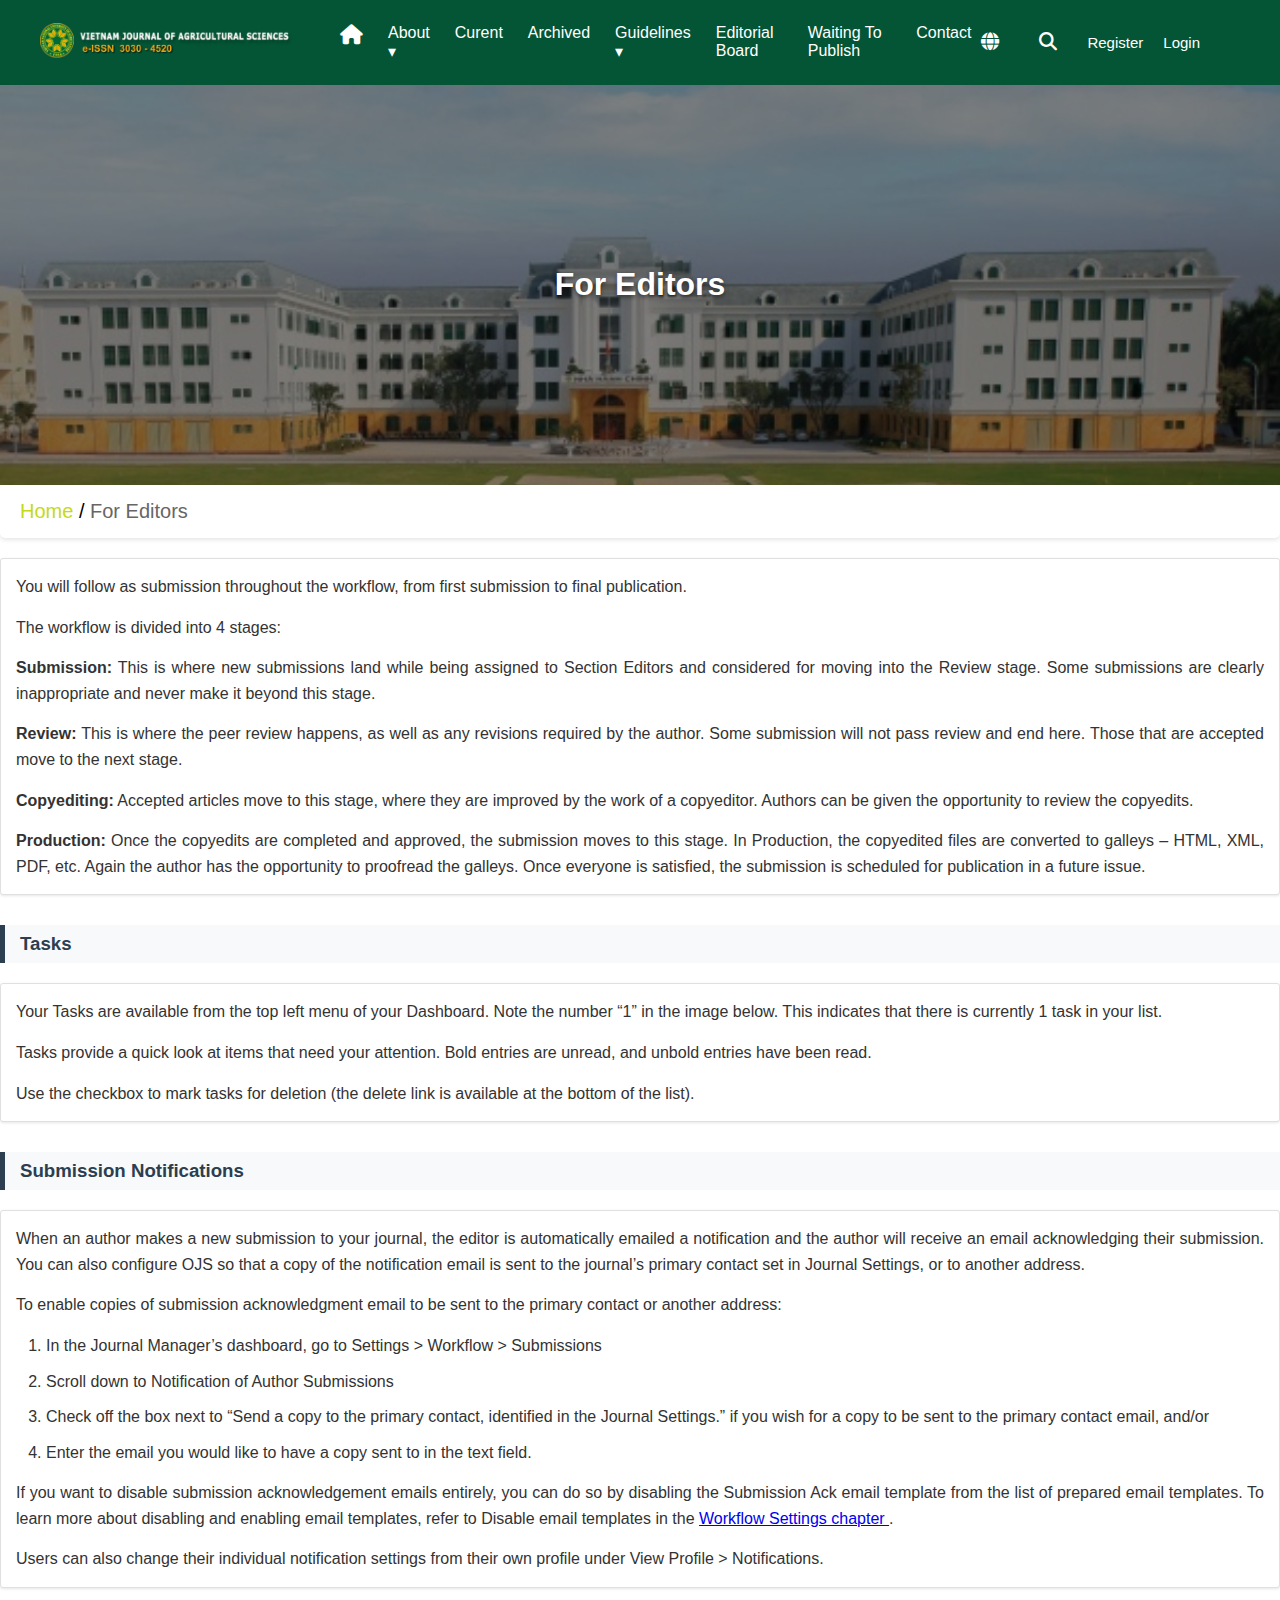
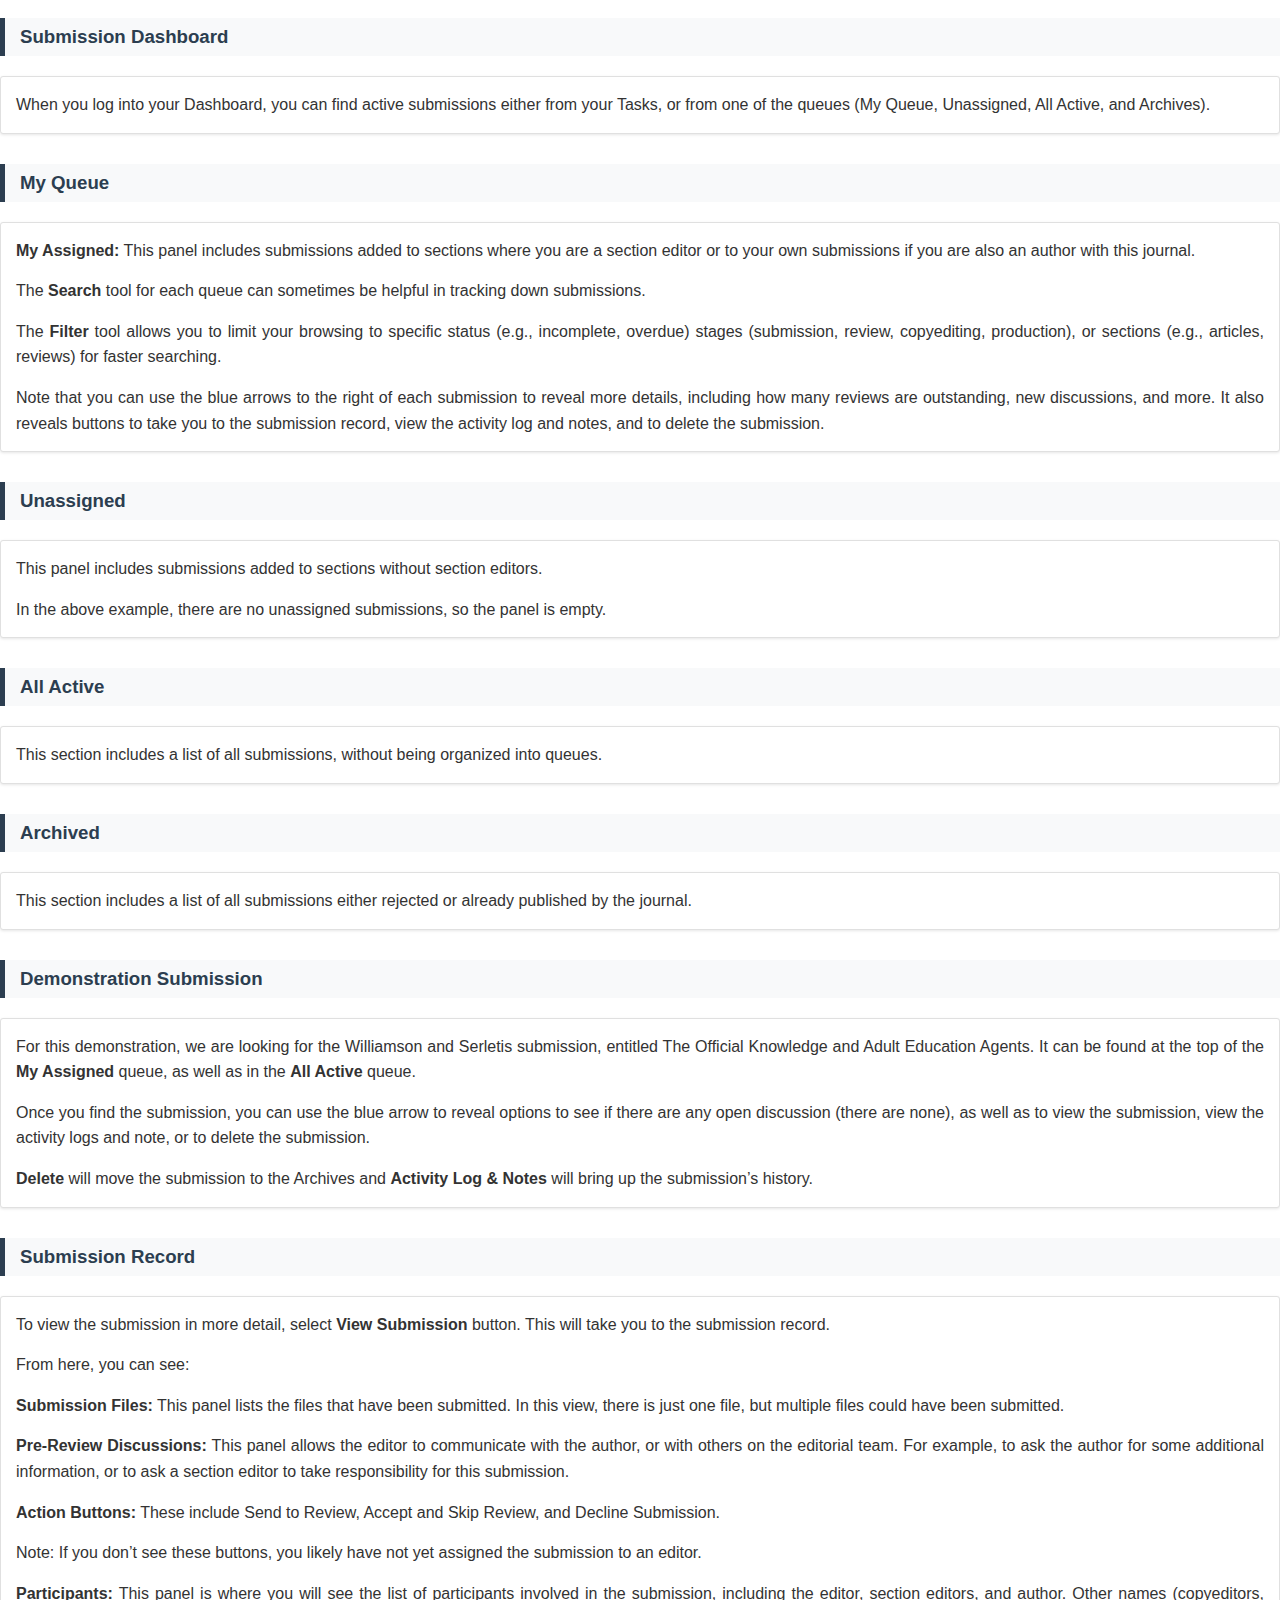
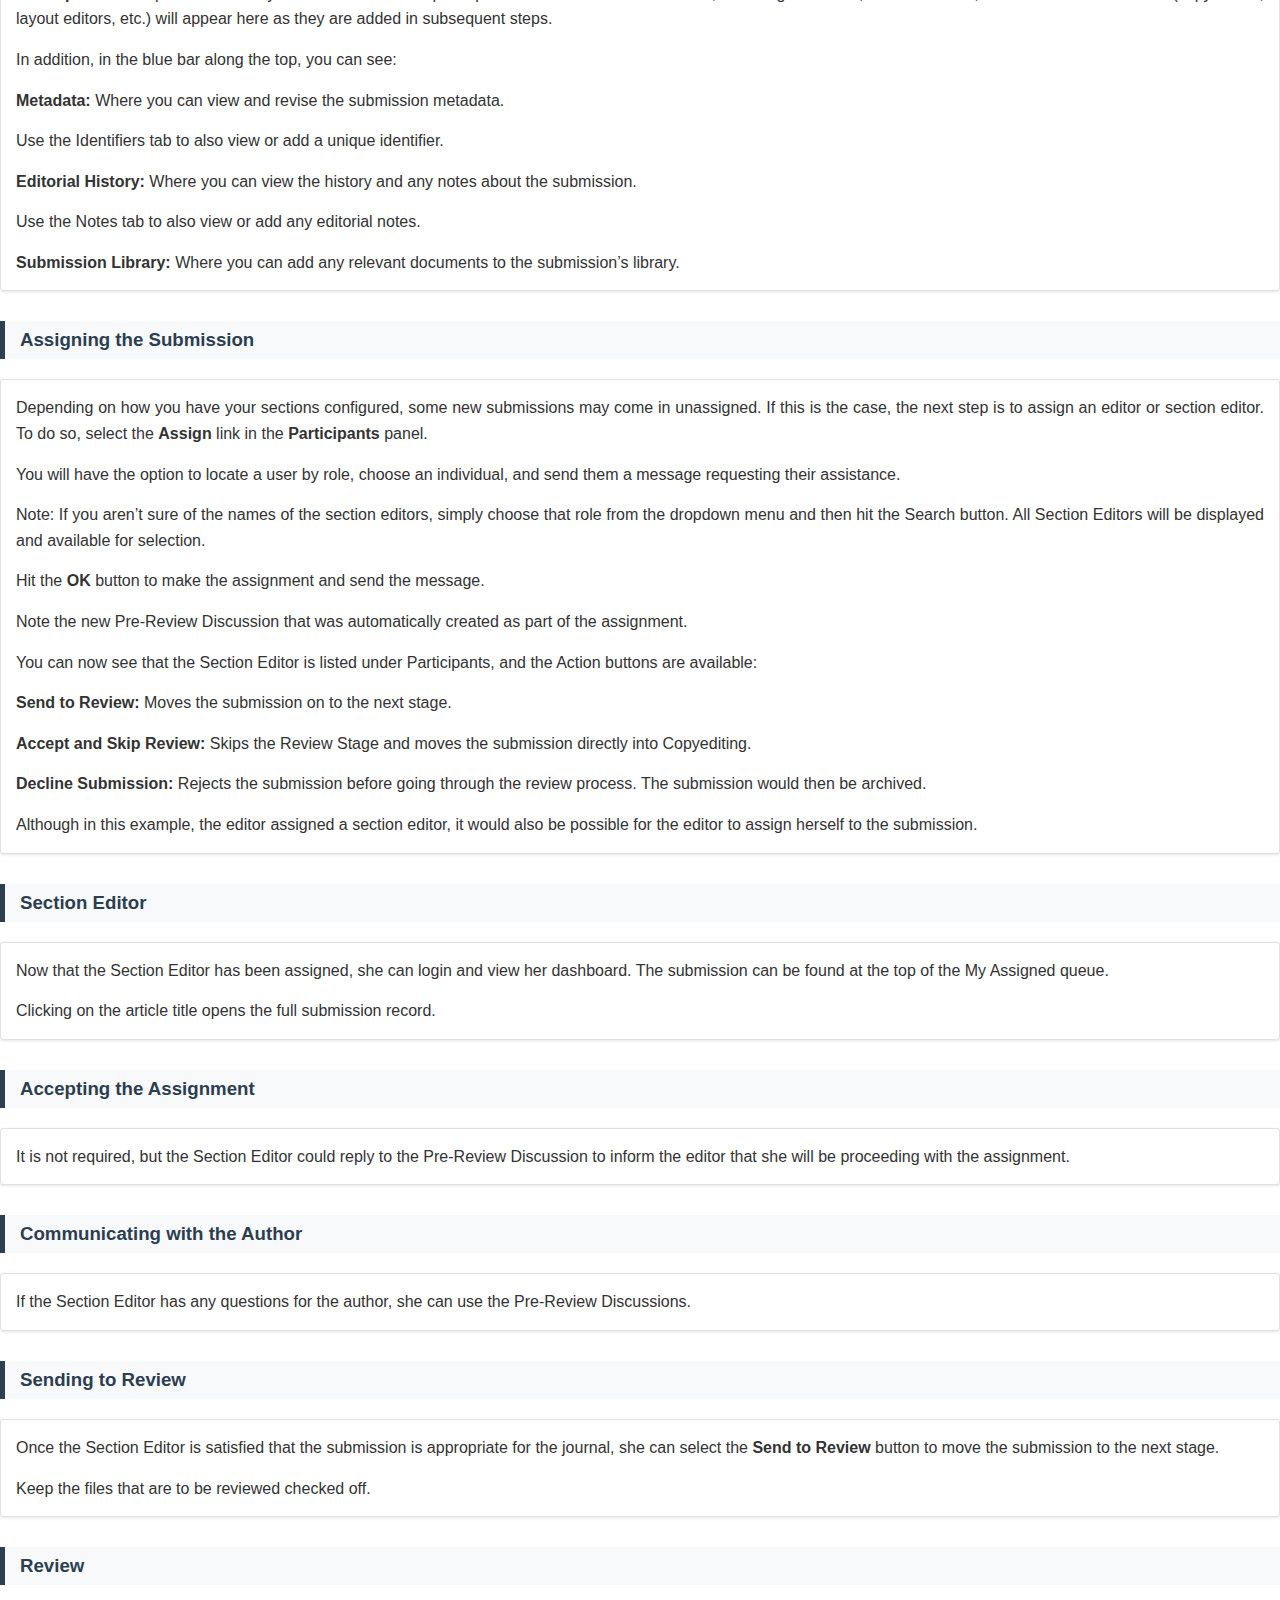
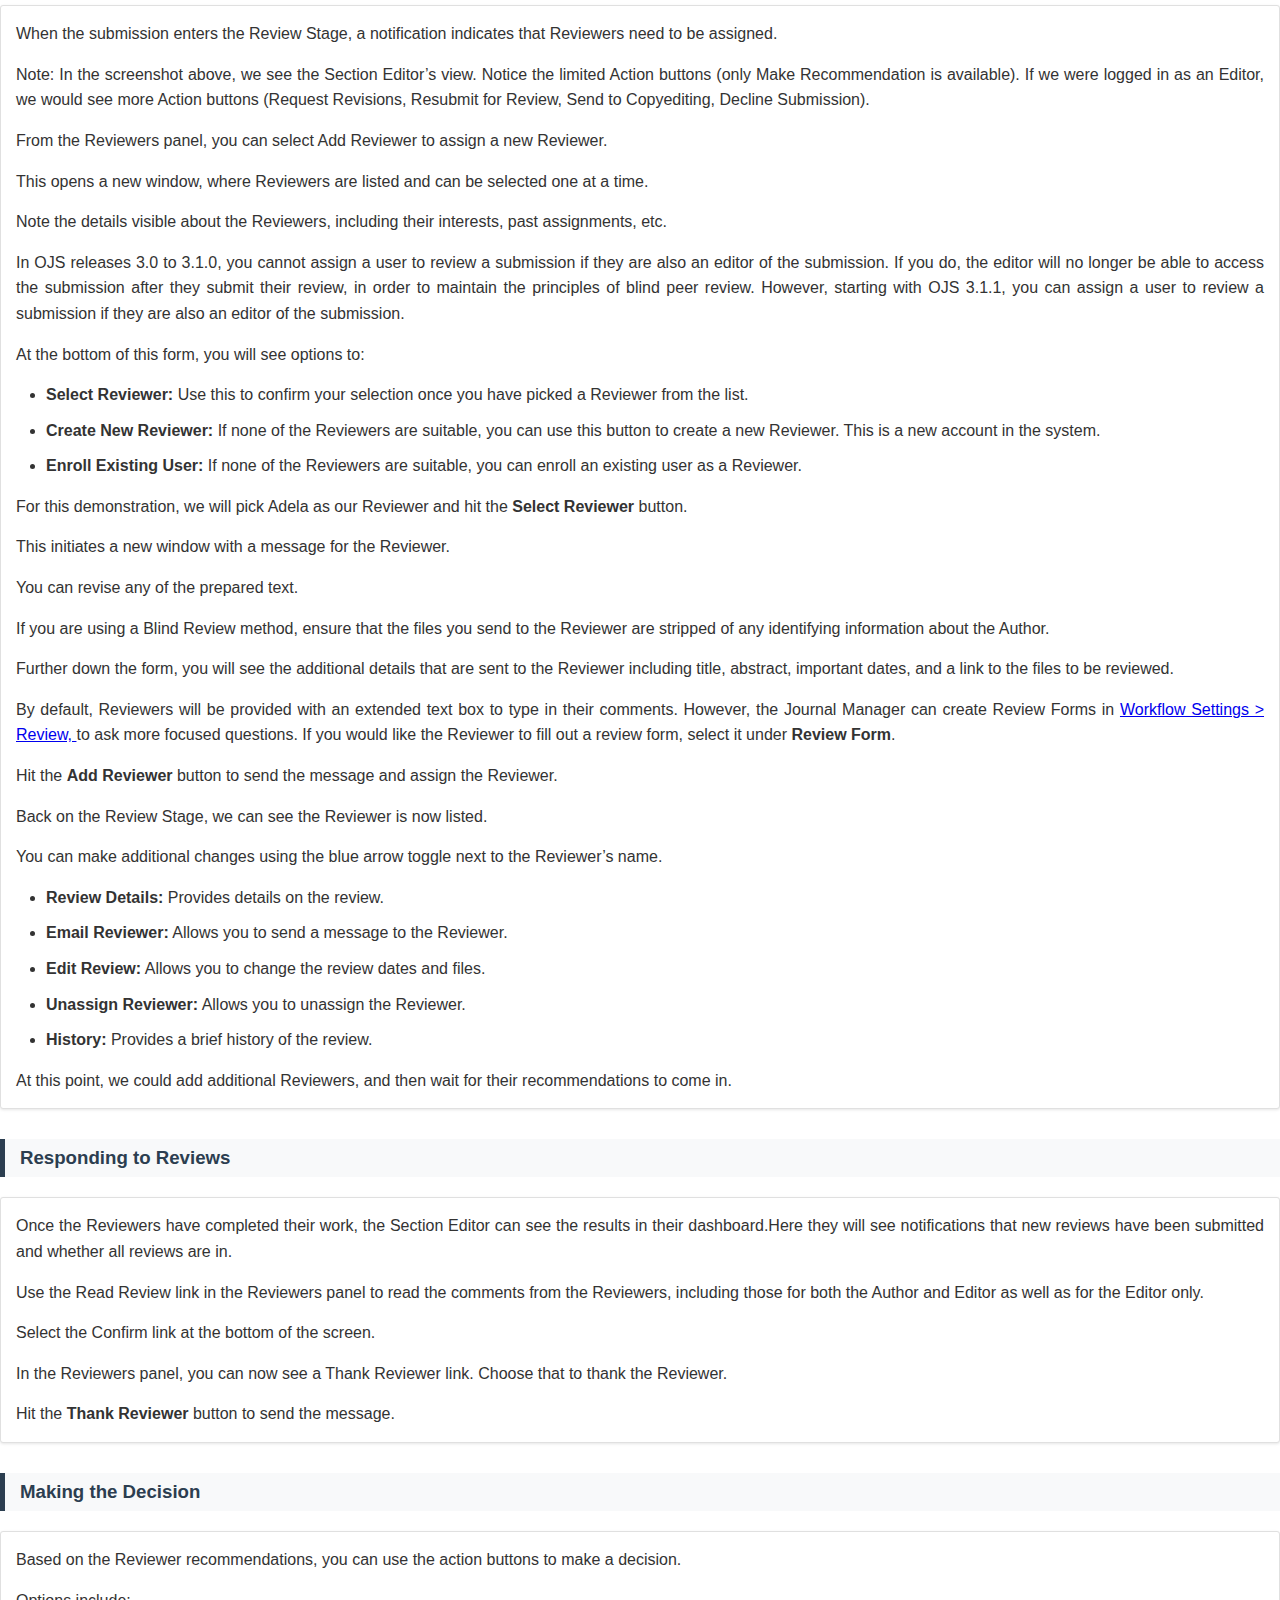
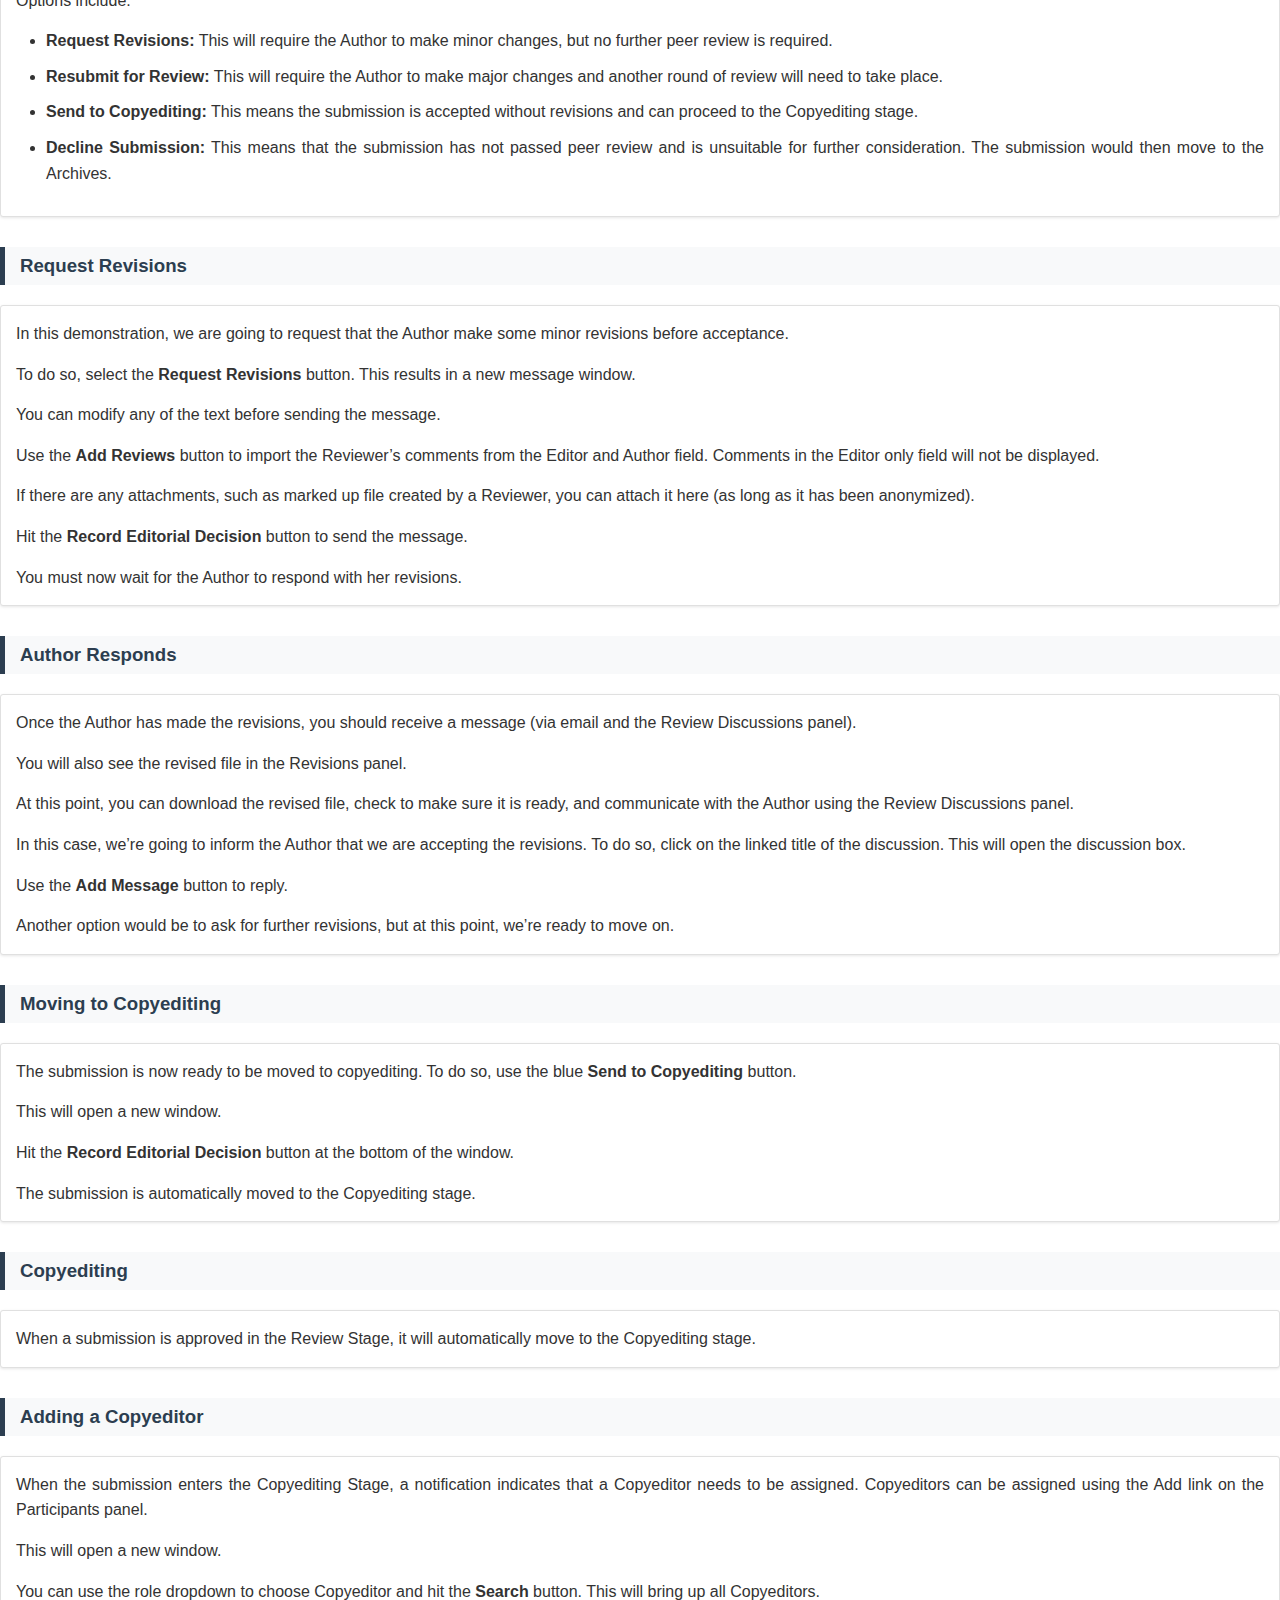
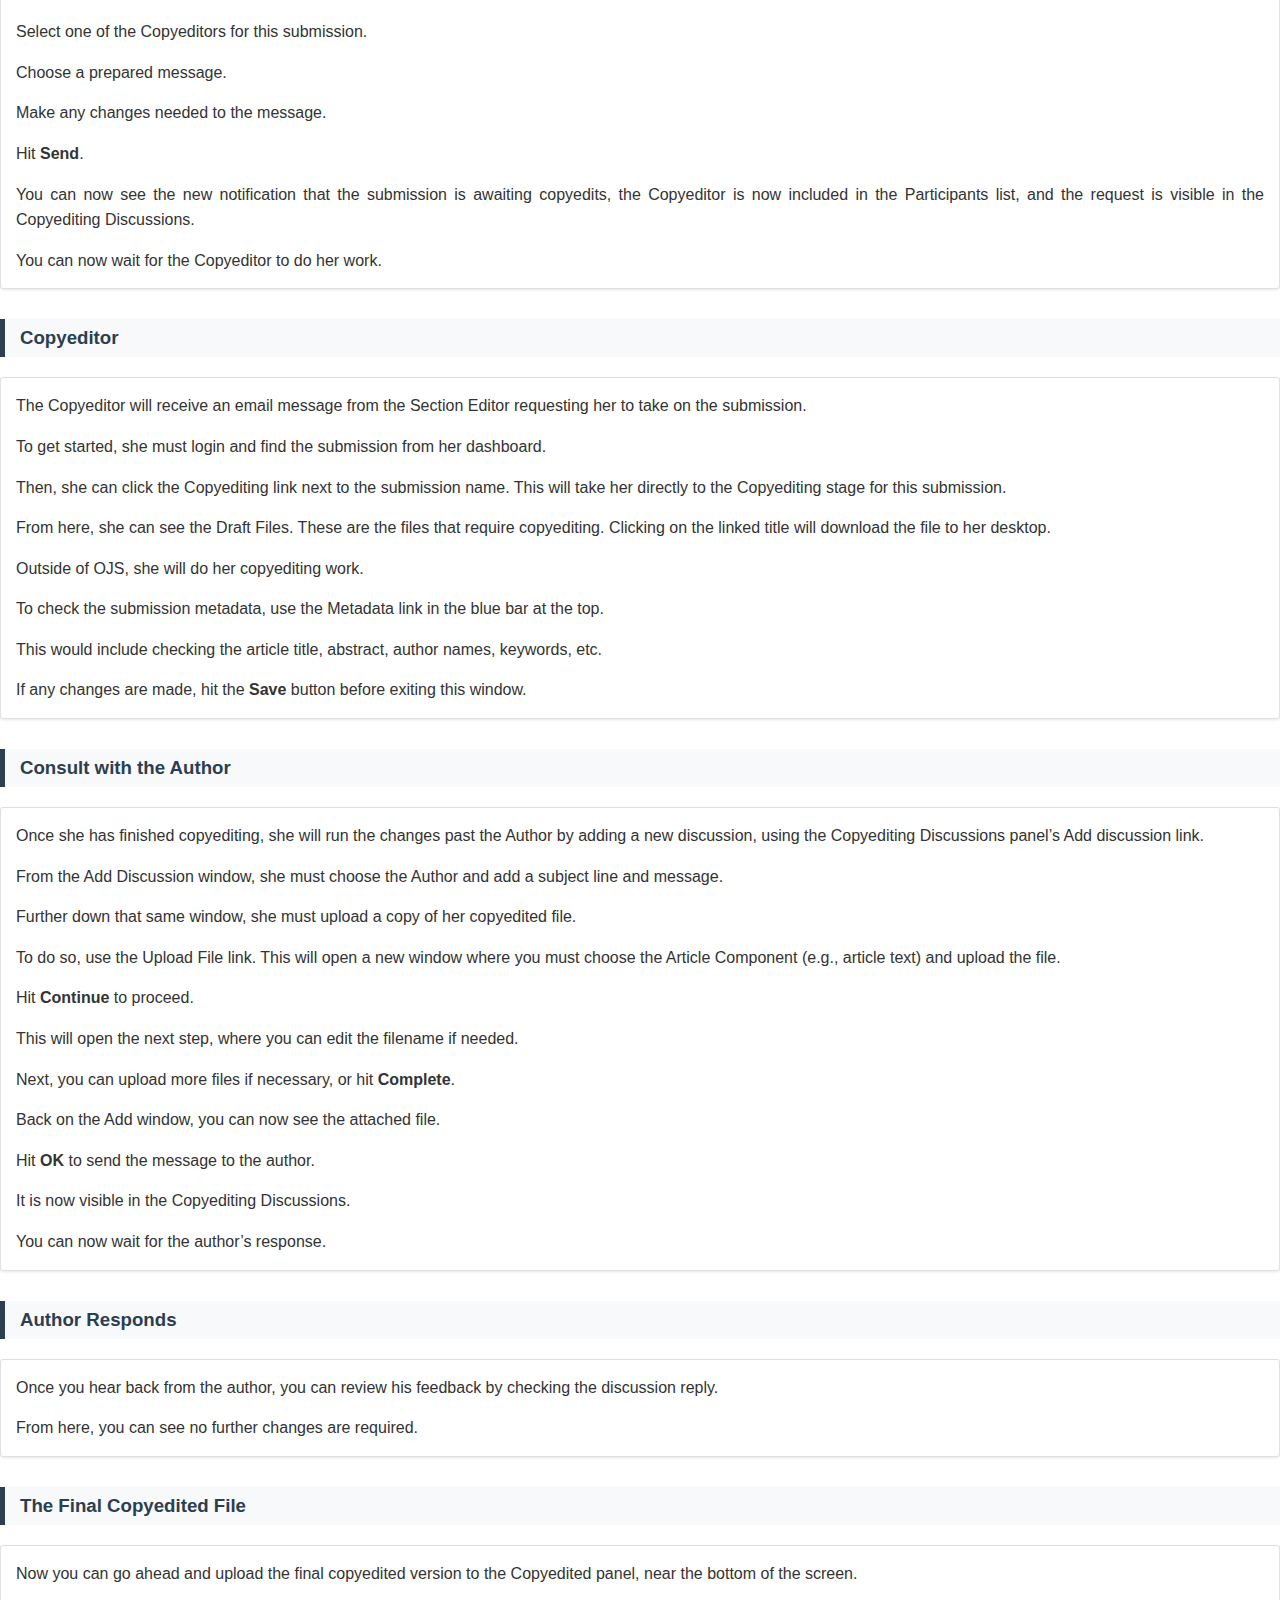
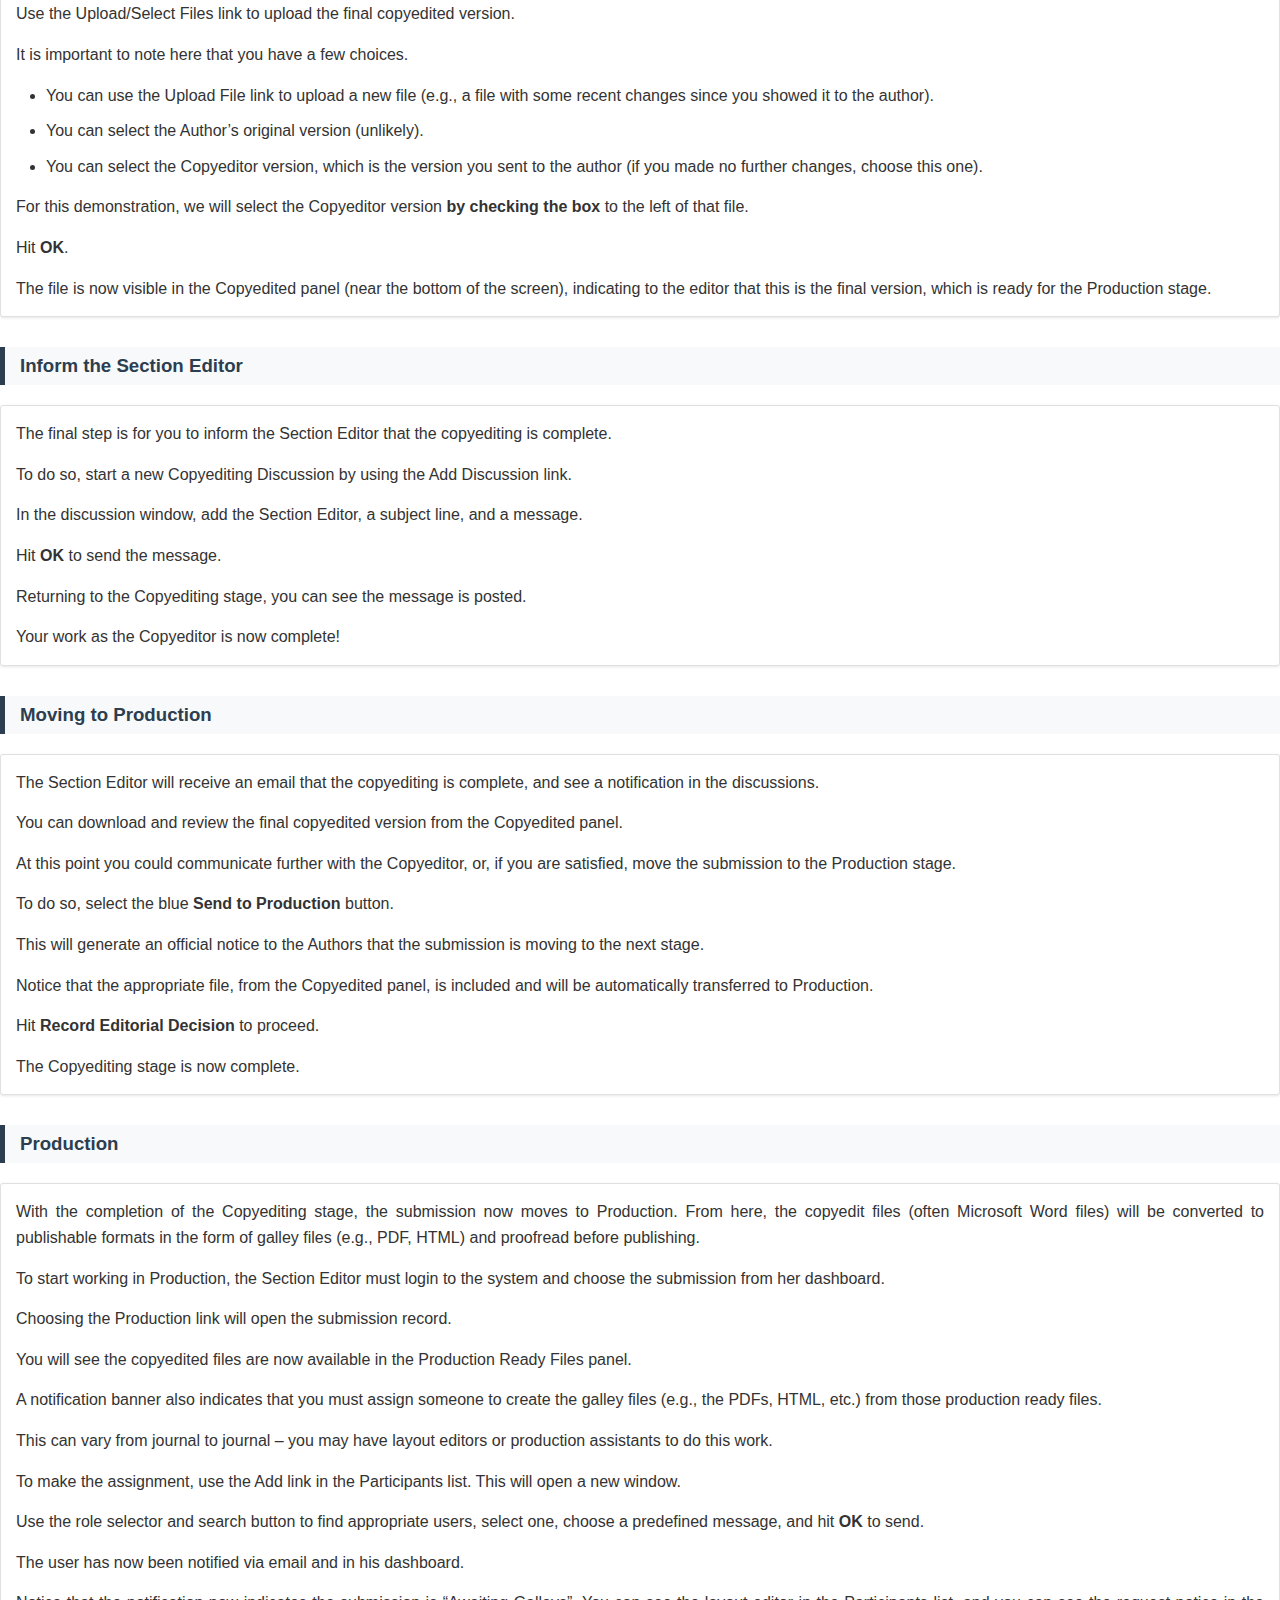
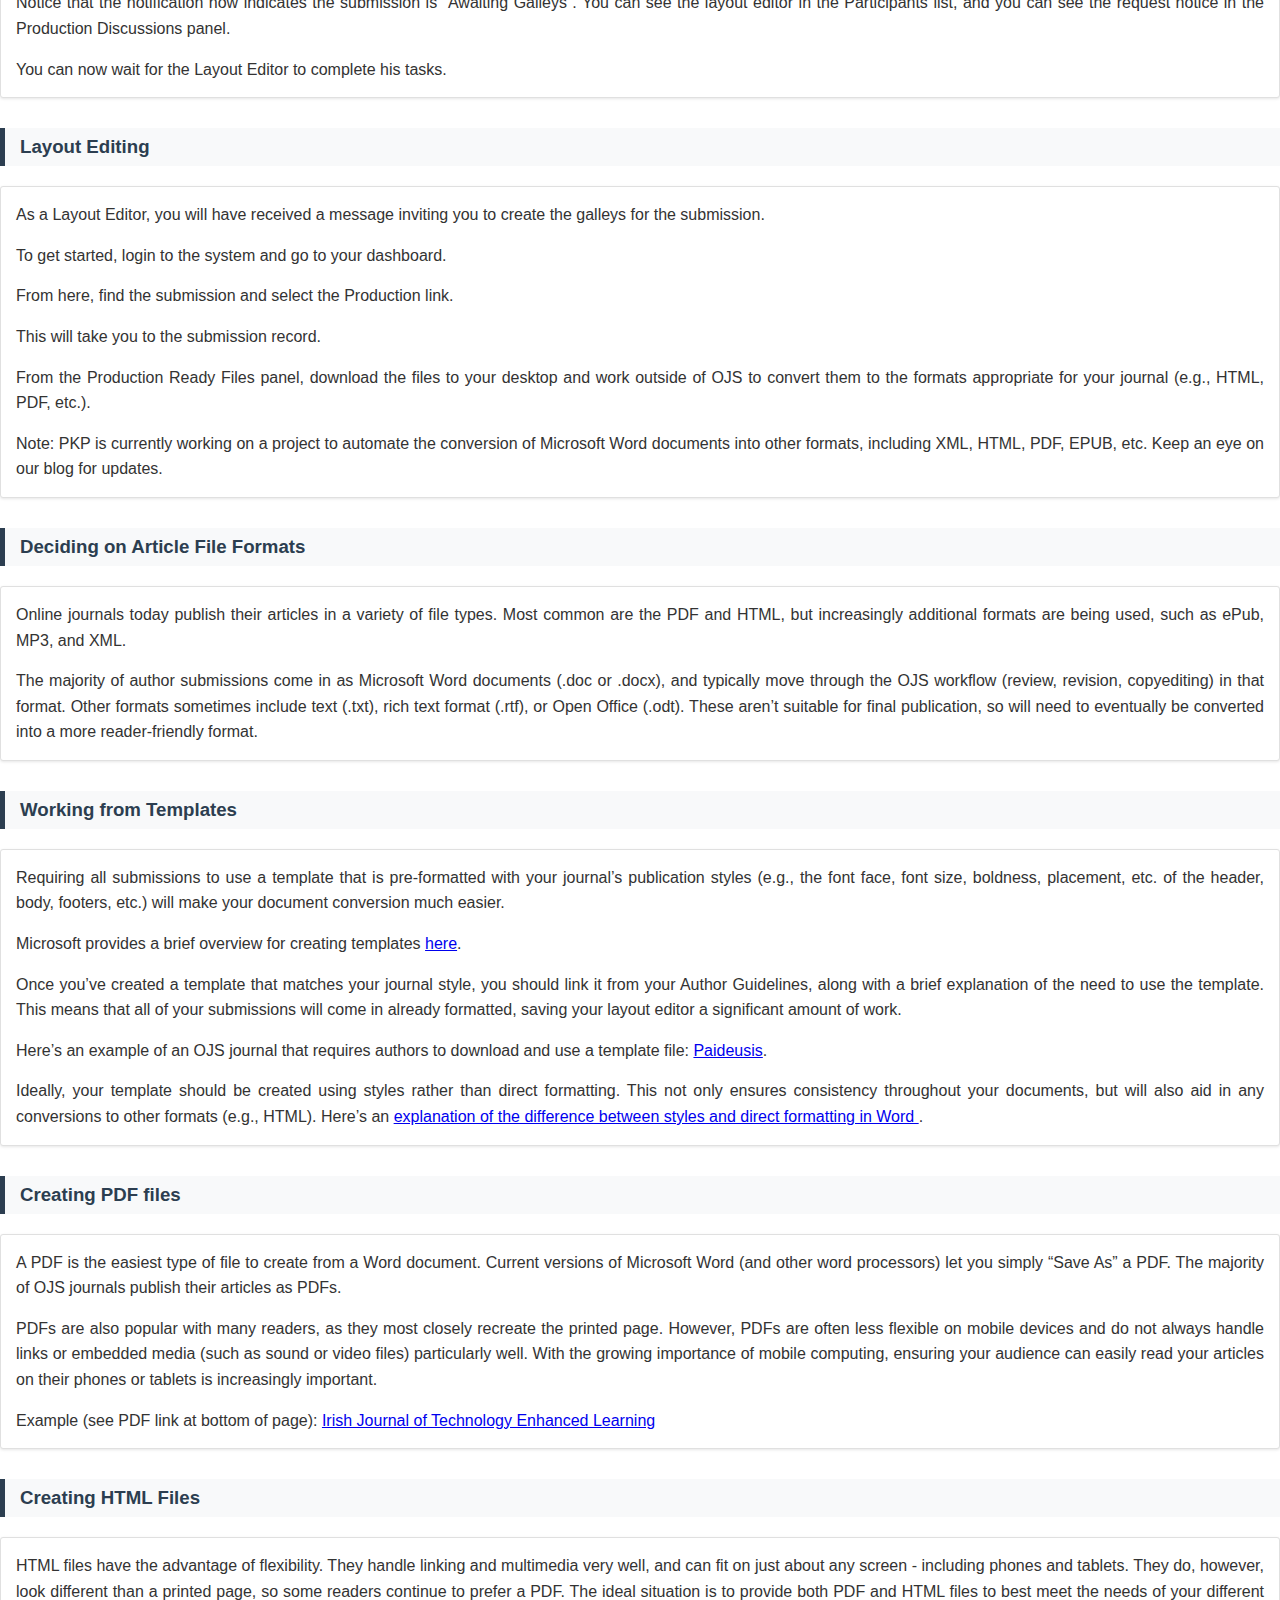
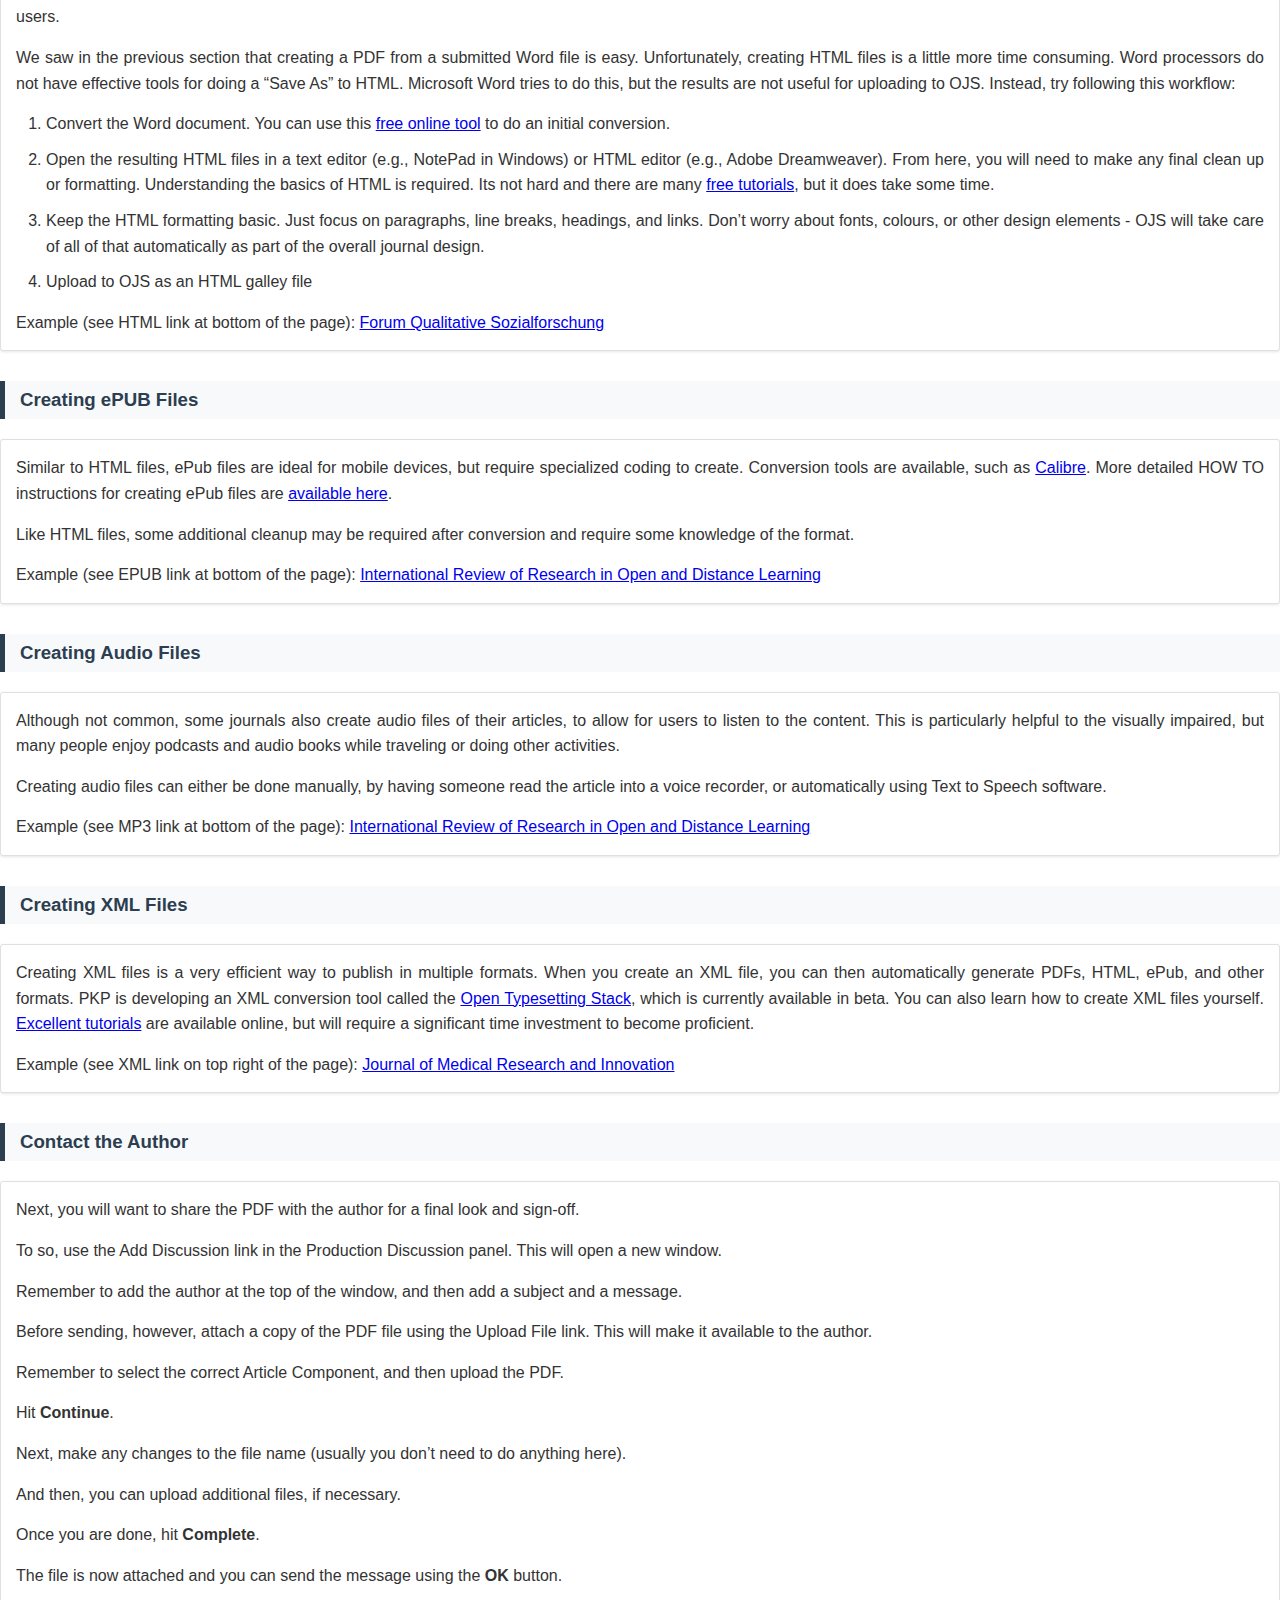
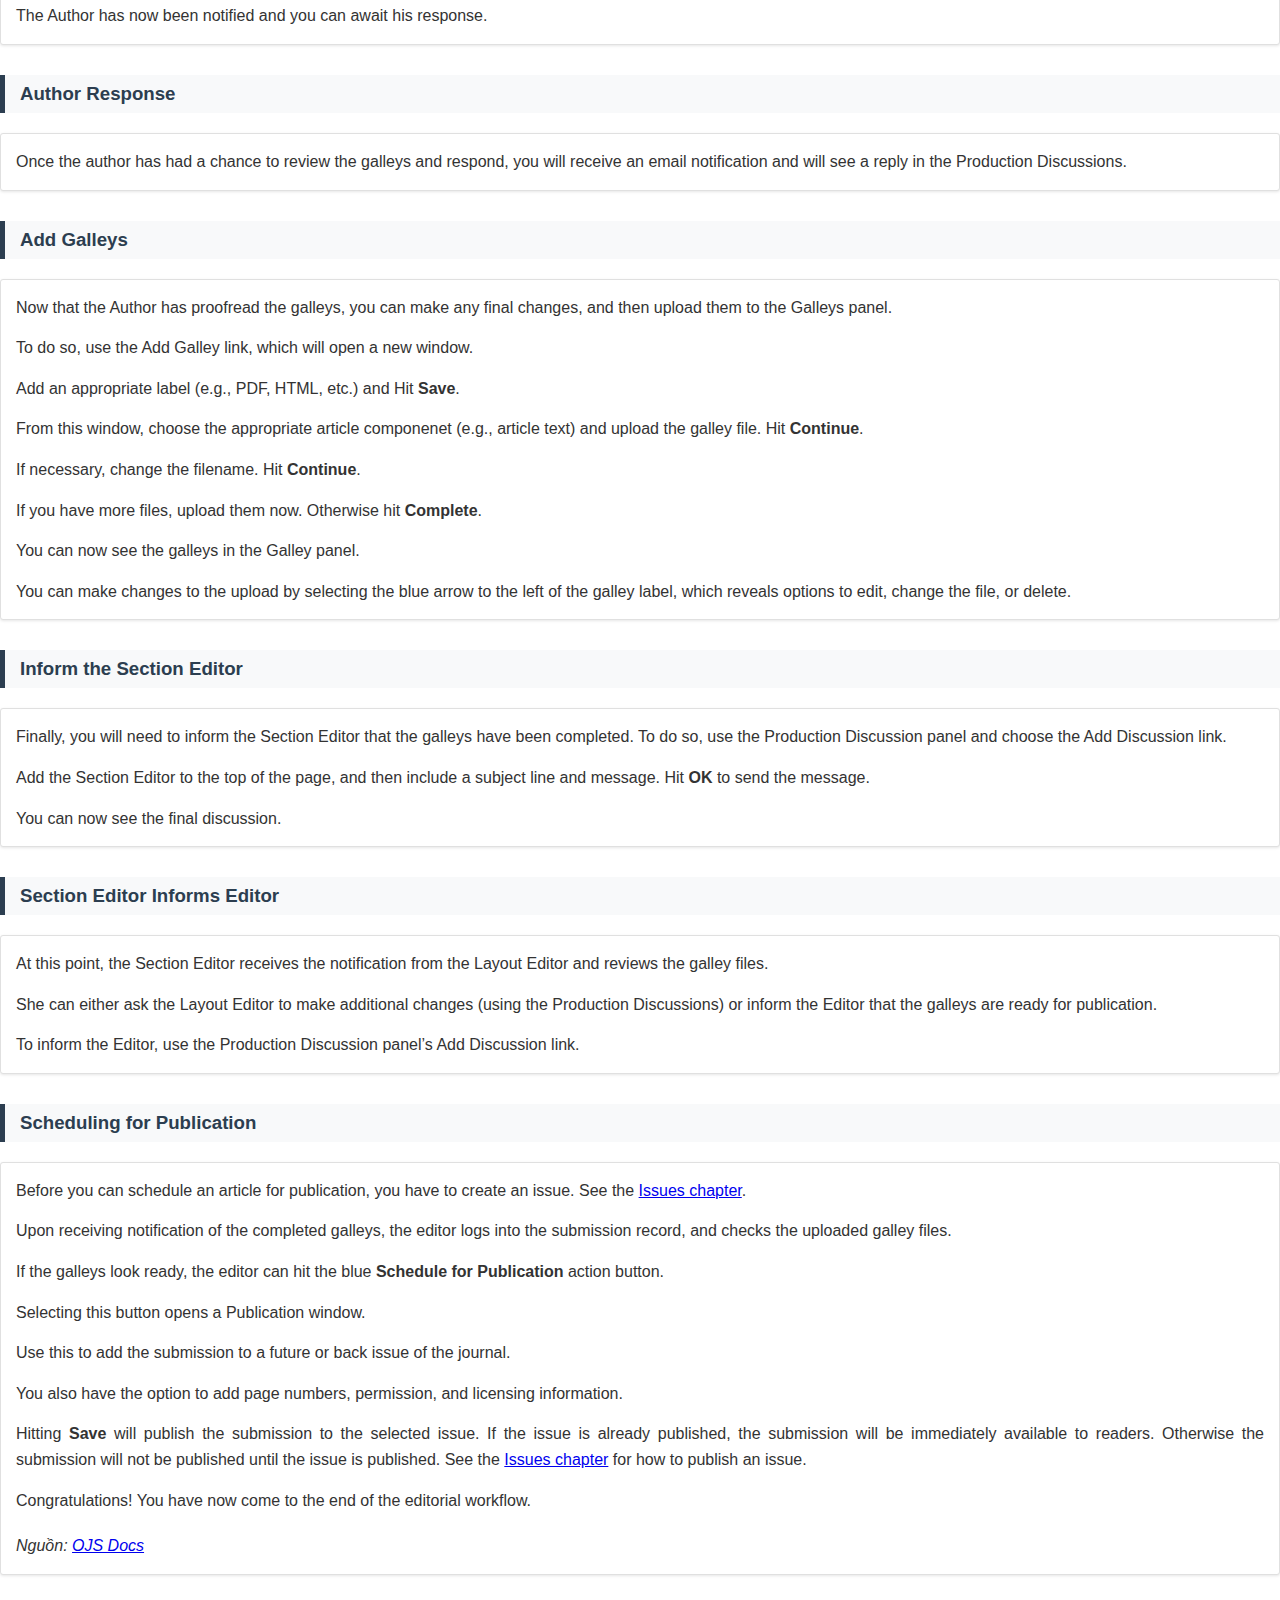
<file: TTCN-trang-ch--main/For Editors/For Editors.html>
<!DOCTYPE html>
<html lang="en">
  <head>
    <meta charset="UTF-8" />
    <meta name="viewport" content="width=device-width, initial-scale=1.0" />
    <link rel="stylesheet" href="For Editors.css" />
    <link
      rel="stylesheet"
      href="https://cdnjs.cloudflare.com/ajax/libs/font-awesome/6.5.0/css/all.min.css"
    />
    <title>For Editors</title>
  </head>
  <body>
    <div class="navbar">
      <div class="logo">
        <a href="../index.html">
          <img
            src="../img/pageHeaderLogoImage_en.png"
            alt="logo"
            class="logo1"
          />
        </a>
      </div>
      <div class="nav-links">
        <ul>
          <li class="home-icon">
            <a href="../index.html"><i class="fa-solid fa-house"></i></a>
          </li>
          <li class="about">
            <a href="#">about ▾</a>
            <ul class="about-menu">
              <li><a href="../About/About.html">About the Journal</a></li>
              <li>
                <a href="../Privacy Statement/Privacy-Statement.html"
                  >Privacy Statement</a
                >
              </li>
            </ul>
          </li>
          <li class="curent"><a href="../current/current.html">curent</a></li>
          <li class="archived">
            <a href="../Archives/Archives.html">archived</a>
          </li>
          <li class="guidelines">
            <a href="../index.html">guidelines ▾</a>
            <ul class="guidelines-menu">
              <li><a href="../For Authors/For Authors.html">for authors</a></li>
              <li><a href="#">for reviewers</a></li>
              <li><a href="./For Editors.html">for editors</a></li>
              <li><a href="#">publication process</a></li>
              <li><a href="#">technical support</a></li>
              <li><a href="#">publication ethics</a></li>
              <li><a href="#">article processing procedure</a></li>
              <li>
                <a href="#">article processing charges (APC) information</a>
              </li>
              <li>
                <a href="#">how to use grammarly - an useful grammar checker</a>
              </li>
            </ul>
          </li>
          <li class="editorial-board"><a href="#">editorial board</a></li>
          <li class="waiting-to-publish"><a href="#">waiting to publish</a></li>
          <li class="contact"><a href="#">contact</a></li>
        </ul>
      </div>
      <div class="nav-right">
        <div class="language">
          <a href="#" class="icon"><i class="fa-solid fa-globe"></i></a>
          <ul class="language-menu">
            <li><a href="#">English</a></li>
            <li><a href="#">Vietnam</a></li>
          </ul>
        </div>

        <a href="#" class="icon"
          ><i class="fa-solid fa-magnifying-glass"></i
        ></a>
        <a href="../Register/Register.html" class="btn">Register</a>
        <a href="../Login/Login.html" class="btn">Login</a>
      </div>
    </div>
    <div class="hero">
      <div class="hero-container">
        <div class="hero-content">
          <p>For Editors</p>
        </div>
      </div>
    </div>
    <div class="breadcrumb">
      <a href="../index.html">Home</a> /
      <span> For Editors</span>
    </div>
    <div class="title">
      <div class="Content">
        <p>
            You will follow as submission throughout the workflow, from first submission to final publication.
          </p>
          <p>The workflow is divided into 4 stages:</p>
          <p>
            <strong>Submission:</strong> This is where new submissions land while being assigned to Section Editors and considered for moving into the Review stage. Some submissions are clearly inappropriate and never make it beyond this stage.
          </p>
          <p>
            <strong>Review:</strong> This is where the peer review happens, as well as any revisions required by the author. Some submission will not pass review and end here. Those that are accepted move to the next stage.
          </p>
          <p>
            <strong>Copyediting:</strong> Accepted articles move to this stage, where they are improved by the work of a copyeditor. Authors can be given the opportunity to review the copyedits.
          </p>
          <p>
            <strong>Production:</strong> Once the copyedits are completed and approved, the submission moves to this stage. In Production, the copyedited files are converted to galleys – HTML, XML, PDF, etc. Again the author has the opportunity to proofread the galleys. Once everyone is satisfied, the submission is scheduled for publication in a future issue.
          </p>
      </div>
    </div>
    
    <div class="title">
      <div class="title-1">Tasks</div>
      <div class="Content">
        <p>
            Your Tasks are available from the top left menu of your Dashboard. Note the number “1” in the image below. This indicates that there is currently 1 task in your list.
          </p>
          <p>
            Tasks provide a quick look at items that need your attention. Bold entries are unread, and unbold entries have been read.
          </p>
          <p>
            Use the checkbox to mark tasks for deletion (the delete link is available at the bottom of the list).
          </p>
      </div>
    </div>

    <div class="title">
  
        <div class="title-1">Submission Notifications</div>
        
        <div class="Content">
          <p>
            When an author makes a new submission to your journal, the editor is automatically emailed a notification and the author will receive an email acknowledging their submission. You can also configure OJS so that a copy of the notification email is sent to the journal’s primary contact set in Journal Settings, or to another address.
          </p>
          <p>
            To enable copies of submission acknowledgment email to be sent to the primary contact or another address:
          </p>
      
          <ol style="margin-left: 30px; margin-bottom: 15px;">
            <li style="margin-bottom: 10px;">
              In the Journal Manager’s dashboard, go to Settings > Workflow > Submissions
            </li>
            <li style="margin-bottom: 10px;">
              Scroll down to Notification of Author Submissions
            </li>
            <li style="margin-bottom: 10px;">
              Check off the box next to “Send a copy to the primary contact, identified in the Journal Settings.” if you wish for a copy to be sent to the primary contact email, and/or
            </li>
            <li style="margin-bottom: 10px;">
              Enter the email you would like to have a copy sent to in the text field.
            </li>
          </ol>
      
          <p>
            If you want to disable submission acknowledgement emails entirely, you can do so by disabling the Submission Ack email template from the list of prepared email templates. To learn more about disabling and enabling email templates, refer to Disable email templates in the 
            <a href="https://docs.pkp.sfu.ca/learning-ojs/en/journal-setup#workflow-settings" target="_blank" class="a">
              Workflow Settings chapter
            </a>.
          </p>
          <p>
            Users can also change their individual notification settings from their own profile under View Profile > Notifications.
          </p>
        </div>
      </div>

      <div class="title">
  
        <div class="title-1">Submission Dashboard</div>
        
        <div class="Content">
          <p>
            When you log into your Dashboard, you can find active submissions either from your Tasks, or from one of the queues (My Queue, Unassigned, All Active, and Archives).
          </p>
        </div>
      </div>

      <div class="title">
  
        <div class="title-1">My Queue</div>
        
        <div class="Content">
          <p>
            <strong>My Assigned:</strong> This panel includes submissions added to sections where you are a section editor or to your own submissions if you are also an author with this journal.
          </p>
          <p>
            The <strong>Search</strong> tool for each queue can sometimes be helpful in tracking down submissions.
          </p>
          <p>
            The <strong>Filter</strong> tool allows you to limit your browsing to specific status (e.g., incomplete, overdue) stages (submission, review, copyediting, production), or sections (e.g., articles, reviews) for faster searching.
          </p>
          <p>
            Note that you can use the blue arrows to the right of each submission to reveal more details, including how many reviews are outstanding, new discussions, and more. It also reveals buttons to take you to the submission record, view the activity log and notes, and to delete the submission.
          </p>
        </div>
      </div>

      <div class="title">
  
        <div class="title-1">Unassigned</div>
        
        <div class="Content">
          <p>
            This panel includes submissions added to sections without section editors.
          </p>
          <p>
            In the above example, there are no unassigned submissions, so the panel is empty.
          </p>
        </div>
      </div>
      <div class="title">
        
        <div class="title-1">All Active</div>
        
        <div class="Content">
          <p>
            This section includes a list of all submissions, without being organized into queues.
          </p>
        </div>
      </div>
      <div class="title">
        
        <div class="title-1">Archived</div>
        
        <div class="Content">
          <p>
            This section includes a list of all submissions either rejected or already published by the journal.
          </p>
        </div>
      </div>

      <div class="title">
  
        <div class="title-1">Demonstration Submission</div>
        
        <div class="Content">
          <p>
            For this demonstration, we are looking for the Williamson and Serletis submission, entitled The Official Knowledge and Adult Education Agents. It can be found at the top of the <strong>My Assigned</strong> queue, as well as in the <strong>All Active</strong> queue.
          </p>
          <p>
            Once you find the submission, you can use the blue arrow to reveal options to see if there are any open discussion (there are none), as well as to view the submission, view the activity logs and note, or to delete the submission.
          </p>
          <p>
            <strong>Delete</strong> will move the submission to the Archives and <strong>Activity Log & Notes</strong> will bring up the submission’s history.
          </p>
        </div>
      </div>

      <div class="title">
  
        <div class="title-1">Submission Record</div>
        
        <div class="Content">
          <p>
            To view the submission in more detail, select <strong>View Submission</strong> button. This will take you to the submission record.
          </p>
          <p>
            From here, you can see:
          </p>
          <p>
            <strong>Submission Files:</strong> This panel lists the files that have been submitted. In this view, there is just one file, but multiple files could have been submitted.
          </p>
          <p>
            <strong>Pre-Review Discussions:</strong> This panel allows the editor to communicate with the author, or with others on the editorial team. For example, to ask the author for some additional information, or to ask a section editor to take responsibility for this submission.
          </p>
          <p>
            <strong>Action Buttons:</strong> These include Send to Review, Accept and Skip Review, and Decline Submission.
          </p>
          <p>
            Note: If you don’t see these buttons, you likely have not yet assigned the submission to an editor.
          </p>
          <p>
            <strong>Participants:</strong> This panel is where you will see the list of participants involved in the submission, including the editor, section editors, and author. Other names (copyeditors, layout editors, etc.) will appear here as they are added in subsequent steps.
          </p>
          <p>
            In addition, in the blue bar along the top, you can see:
          </p>
          <p>
            <strong>Metadata:</strong> Where you can view and revise the submission metadata.
          </p>
          <p>
            Use the Identifiers tab to also view or add a unique identifier.
          </p>
          <p>
            <strong>Editorial History:</strong> Where you can view the history and any notes about the submission.
          </p>
          <p>
            Use the Notes tab to also view or add any editorial notes.
          </p>
          <p>
            <strong>Submission Library:</strong> Where you can add any relevant documents to the submission’s library.
          </p>
        </div>
      </div>

      <div class="title">
  
        <div class="title-1">Assigning the Submission</div>
        
        <div class="Content">
          <p>
            Depending on how you have your sections configured, some new submissions may come in unassigned. If this is the case, the next step is to assign an editor or section editor. To do so, select the <strong>Assign</strong> link in the <strong>Participants</strong> panel.
          </p>
          <p>
            You will have the option to locate a user by role, choose an individual, and send them a message requesting their assistance.
          </p>
          <p>
            Note: If you aren’t sure of the names of the section editors, simply choose that role from the dropdown menu and then hit the Search button. All Section Editors will be displayed and available for selection.
          </p>
          <p>
            Hit the <strong>OK</strong> button to make the assignment and send the message.
          </p>
          <p>
            Note the new Pre-Review Discussion that was automatically created as part of the assignment.
          </p>
          <p>
            You can now see that the Section Editor is listed under Participants, and the Action buttons are available:
          </p>
          <p>
            <strong>Send to Review:</strong> Moves the submission on to the next stage.
          </p>
          <p>
            <strong>Accept and Skip Review:</strong> Skips the Review Stage and moves the submission directly into Copyediting.
          </p>
          <p>
            <strong>Decline Submission:</strong> Rejects the submission before going through the review process. The submission would then be archived.
          </p>
          <p>
            Although in this example, the editor assigned a section editor, it would also be possible for the editor to assign herself to the submission.
          </p>
        </div>
      </div>

      <div class="title">
  
        <div class="title-1">Section Editor</div>
        
        <div class="Content">
          <p>
            Now that the Section Editor has been assigned, she can login and view her dashboard. The submission can be found at the top of the My Assigned queue.
          </p>
          <p>
            Clicking on the article title opens the full submission record.
          </p>
        </div>
      </div>

      <div class="title">
  
        <div class="title-1">Accepting the Assignment</div>
        
        <div class="Content">
          <p>
            It is not required, but the Section Editor could reply to the Pre-Review Discussion to inform the editor that she will be proceeding with the assignment.
          </p>
        </div>
      </div>
      <div class="title">
        
        <div class="title-1">Communicating with the Author</div>
        
        <div class="Content">
          <p>
            If the Section Editor has any questions for the author, she can use the Pre-Review Discussions.
          </p>
        </div>
      </div>
      <div class="title">
        
        <div class="title-1">Sending to Review</div>
        
        <div class="Content">
          <p>
            Once the Section Editor is satisfied that the submission is appropriate for the journal, she can select the <strong>Send to Review</strong> button to move the submission to the next stage.
          </p>
          <p>
            Keep the files that are to be reviewed checked off.
          </p>
        </div>
      </div>

      <div class="title">
  
        <div class="title-1">Review</div>
        
        <div class="Content">
          <p>
            When the submission enters the Review Stage, a notification indicates that Reviewers need to be assigned.
          </p>
          <p>
            Note: In the screenshot above, we see the Section Editor’s view. Notice the limited Action buttons (only Make Recommendation is available). If we were logged in as an Editor, we would see more Action buttons (Request Revisions, Resubmit for Review, Send to Copyediting, Decline Submission).
          </p>
          <p>
            From the Reviewers panel, you can select Add Reviewer to assign a new Reviewer.
          </p>
          <p>
            This opens a new window, where Reviewers are listed and can be selected one at a time.
          </p>
          <p>
            Note the details visible about the Reviewers, including their interests, past assignments, etc.
          </p>
          <p>
            In OJS releases 3.0 to 3.1.0, you cannot assign a user to review a submission if they are also an editor of the submission. If you do, the editor will no longer be able to access the submission after they submit their review, in order to maintain the principles of blind peer review. However, starting with OJS 3.1.1, you can assign a user to review a submission if they are also an editor of the submission.
          </p>
          <p>
            At the bottom of this form, you will see options to:
          </p>
          
          <ul style="margin-left: 30px; margin-bottom: 15px; margin-top: 15px;">
              <li style="margin-bottom: 10px;">
                  <strong>Select Reviewer:</strong> Use this to confirm your selection once you have picked a Reviewer from the list.
              </li>
              <li style="margin-bottom: 10px;">
                  <strong>Create New Reviewer:</strong> If none of the Reviewers are suitable, you can use this button to create a new Reviewer. This is a new account in the system.
              </li>
              <li style="margin-bottom: 10px;">
                  <strong>Enroll Existing User:</strong> If none of the Reviewers are suitable, you can enroll an existing user as a Reviewer.
              </li>
          </ul>
      
          <p>
            For this demonstration, we will pick Adela as our Reviewer and hit the <strong>Select Reviewer</strong> button.
          </p>
          <p>
            This initiates a new window with a message for the Reviewer.
          </p>
          <p>
            You can revise any of the prepared text.
          </p>
          <p>
            If you are using a Blind Review method, ensure that the files you send to the Reviewer are stripped of any identifying information about the Author.
          </p>
          <p>
            Further down the form, you will see the additional details that are sent to the Reviewer including title, abstract, important dates, and a link to the files to be reviewed.
          </p>
          <p>
            By default, Reviewers will be provided with an extended text box to type in their comments. However, the Journal Manager can create Review Forms in 
            <a href="https://docs.pkp.sfu.ca/learning-ojs/en/journal-setup#workflow-settings" target="_blank" class="a">
              Workflow Settings > Review,
            </a> 
            to ask more focused questions. If you would like the Reviewer to fill out a review form, select it under <strong>Review Form</strong>.
          </p>
          <p>
            Hit the <strong>Add Reviewer</strong> button to send the message and assign the Reviewer.
          </p>
          <p>
            Back on the Review Stage, we can see the Reviewer is now listed.
          </p>
          <p>
            You can make additional changes using the blue arrow toggle next to the Reviewer’s name.
          </p>
      
          <ul style="margin-left: 30px; margin-bottom: 15px; margin-top: 15px;">
              <li style="margin-bottom: 10px;">
                  <strong>Review Details:</strong> Provides details on the review.
              </li>
              <li style="margin-bottom: 10px;">
                  <strong>Email Reviewer:</strong> Allows you to send a message to the Reviewer.
              </li>
              <li style="margin-bottom: 10px;">
                  <strong>Edit Review:</strong> Allows you to change the review dates and files.
              </li>
              <li style="margin-bottom: 10px;">
                  <strong>Unassign Reviewer:</strong> Allows you to unassign the Reviewer.
              </li>
              <li style="margin-bottom: 10px;">
                  <strong>History:</strong> Provides a brief history of the review.
              </li>
          </ul>
      
          <p>
            At this point, we could add additional Reviewers, and then wait for their recommendations to come in.
          </p>
        </div>
      </div>

      <div class="title">
  
        <div class="title-1">Responding to Reviews</div>
        
        <div class="Content">
          <p>
            Once the Reviewers have completed their work, the Section Editor can see the results in their dashboard.Here they will see notifications that new reviews have been submitted and whether all reviews are in.
          </p>
          <p>
            Use the Read Review link in the Reviewers panel to read the comments from the Reviewers, including those for both the Author and Editor as well as for the Editor only.
          </p>
          <p>
            Select the Confirm link at the bottom of the screen.
          </p>
          <p>
            In the Reviewers panel, you can now see a Thank Reviewer link. Choose that to thank the Reviewer.
          </p>
          <p>
            Hit the <strong>Thank Reviewer</strong> button to send the message.
          </p>
        </div>
      </div>
      <div class="title">
        
        <div class="title-1">Making the Decision</div>
        
        <div class="Content">
          <p>
            Based on the Reviewer recommendations, you can use the action buttons to make a decision.
          </p>
          <p>
            Options include:
          </p>
          <ul style="margin-left: 30px; margin-bottom: 15px; margin-top: 15px;">
            <li style="margin-bottom: 10px;">
              <strong>Request Revisions:</strong> This will require the Author to make minor changes, but no further peer review is required.
            </li>
            <li style="margin-bottom: 10px;">
              <strong>Resubmit for Review:</strong> This will require the Author to make major changes and another round of review will need to take place.
            </li>
            <li style="margin-bottom: 10px;">
              <strong>Send to Copyediting:</strong> This means the submission is accepted without revisions and can proceed to the Copyediting stage.
            </li>
            <li style="margin-bottom: 10px;">
              <strong>Decline Submission:</strong> This means that the submission has not passed peer review and is unsuitable for further consideration. The submission would then move to the Archives.
            </li>
          </ul>
        </div>
      </div>
      <div class="title">
        
        <div class="title-1">Request Revisions</div>
        
        <div class="Content">
          <p>
            In this demonstration, we are going to request that the Author make some minor revisions before acceptance.
          </p>
          <p>
            To do so, select the <strong>Request Revisions</strong> button. This results in a new message window.
          </p>
          <p>
            You can modify any of the text before sending the message.
          </p>
          <p>
            Use the <strong>Add Reviews</strong> button to import the Reviewer’s comments from the Editor and Author field. Comments in the Editor only field will not be displayed.
          </p>
          <p>
            If there are any attachments, such as marked up file created by a Reviewer, you can attach it here (as long as it has been anonymized).
          </p>
          <p>
            Hit the <strong>Record Editorial Decision</strong> button to send the message.
          </p>
          <p>
            You must now wait for the Author to respond with her revisions.
          </p>
        </div>
      </div>

      <div class="title">
  
        <div class="title-1">Author Responds</div>
        
        <div class="Content">
          <p>
            Once the Author has made the revisions, you should receive a message (via email and the Review Discussions panel).
          </p>
          <p>
            You will also see the revised file in the Revisions panel.
          </p>
          <p>
            At this point, you can download the revised file, check to make sure it is ready, and communicate with the Author using the Review Discussions panel.
          </p>
          <p>
            In this case, we’re going to inform the Author that we are accepting the revisions. To do so, click on the linked title of the discussion. This will open the discussion box.
          </p>
          <p>
            Use the <strong>Add Message</strong> button to reply.
          </p>
          <p>
            Another option would be to ask for further revisions, but at this point, we’re ready to move on.
          </p>
        </div>
      </div>
      <div class="title">
        
        <div class="title-1">Moving to Copyediting</div>
        
        <div class="Content">
          <p>
            The submission is now ready to be moved to copyediting. To do so, use the blue <strong>Send to Copyediting</strong> button.
          </p>
          <p>
            This will open a new window.
          </p>
          <p>
            Hit the <strong>Record Editorial Decision</strong> button at the bottom of the window.
          </p>
          <p>
            The submission is automatically moved to the Copyediting stage.
          </p>
        </div>
      </div>
      <div class="title">
        
        <div class="title-1">Copyediting</div>
        
        <div class="Content">
          <p>
            When a submission is approved in the Review Stage, it will automatically move to the Copyediting stage.
          </p>
        </div>
      </div>
      <div class="title">
        
        <div class="title-1">Adding a Copyeditor</div>
        
        <div class="Content">
          <p>
            When the submission enters the Copyediting Stage, a notification indicates that a Copyeditor needs to be assigned. Copyeditors can be assigned using the Add link on the Participants panel.
          </p>
          <p>
            This will open a new window.
          </p>
          <p>
            You can use the role dropdown to choose Copyeditor and hit the <strong>Search</strong> button. This will bring up all Copyeditors.
          </p>
          <p>
            Select one of the Copyeditors for this submission.
          </p>
          <p>
            Choose a prepared message.
          </p>
          <p>
            Make any changes needed to the message.
          </p>
          <p>
            Hit <strong>Send</strong>.
          </p>
          <p>
            You can now see the new notification that the submission is awaiting copyedits, the Copyeditor is now included in the Participants list, and the request is visible in the Copyediting Discussions.
          </p>
          <p>
            You can now wait for the Copyeditor to do her work.
          </p>
        </div>
      </div>
      <div class="title">
        
        <div class="title-1">Copyeditor</div>
        
        <div class="Content">
          <p>
            The Copyeditor will receive an email message from the Section Editor requesting her to take on the submission.
          </p>
          <p>
            To get started, she must login and find the submission from her dashboard.
          </p>
          <p>
            Then, she can click the Copyediting link next to the submission name. This will take her directly to the Copyediting stage for this submission.
          </p>
          <p>
            From here, she can see the Draft Files. These are the files that require copyediting. Clicking on the linked title will download the file to her desktop.
          </p>
          <p>
            Outside of OJS, she will do her copyediting work.
          </p>
          <p>
            To check the submission metadata, use the Metadata link in the blue bar at the top.
          </g>
          <p>
            This would include checking the article title, abstract, author names, keywords, etc.
          </p>
          <p>
            If any changes are made, hit the <strong>Save</strong> button before exiting this window.
          </p>
        </div>
      </div>
      <div class="title">
        
        <div class="title-1">Consult with the Author</div>
        
        <div class="Content">
          <p>
            Once she has finished copyediting, she will run the changes past the Author by adding a new discussion, using the Copyediting Discussions panel’s Add discussion link.
          </p>
          <p>
            From the Add Discussion window, she must choose the Author and add a subject line and message.
          </p>
          <p>
            Further down that same window, she must upload a copy of her copyedited file.
          </p>
          <p>
            To do so, use the Upload File link. This will open a new window where you must choose the Article Component (e.g., article text) and upload the file.
          </p>
          <p>
            Hit <strong>Continue</strong> to proceed.
          </p>
          <p>
            This will open the next step, where you can edit the filename if needed.
          </sP>
          <p>
            Next, you can upload more files if necessary, or hit <strong>Complete</strong>.
          </p>
          <p>
            Back on the Add window, you can now see the attached file.
          </p>
          <p>
            Hit <strong>OK</strong> to send the message to the author.
          </p>
          <p>
            It is now visible in the Copyediting Discussions.
          </p>
          <p>
            You can now wait for the author’s response.
          </p>
        </div>
      </div>

      <div class="title">
  
        <div class="title-1">Author Responds</div>
        
        <div class="Content">
          <p>
            Once you hear back from the author, you can review his feedback by checking the discussion reply.
          </p>
          <p>
            From here, you can see no further changes are required.
          </p>
        </div>
      </div>
      <div class="title">
        
        <div class="title-1">The Final Copyedited File</div>
        
        <div class="Content">
          <p>
            Now you can go ahead and upload the final copyedited version to the Copyedited panel, near the bottom of the screen.
          </p>
          <p>
            Use the Upload/Select Files link to upload the final copyedited version.
          </p>
          <p>
            It is important to note here that you have a few choices.
          </p>
          <ul style="margin-left: 30px; margin-bottom: 15px; margin-top: 15px;">
            <li style="margin-bottom: 10px;">
              You can use the Upload File link to upload a new file (e.g., a file with some recent changes since you showed it to the author).
            </li>
            <li style="margin-bottom: 10px;">
              You can select the Author’s original version (unlikely).
            </li>
            <li style="margin-bottom: 10px;">
              You can select the Copyeditor version, which is the version you sent to the author (if you made no further changes, choose this one).
            </li>
          </ul>
          <p>
            For this demonstration, we will select the Copyeditor version <strong>by checking the box</strong> to the left of that file.
          </p>
          <p>
            Hit <strong>OK</strong>.
          </p>
          <p>
            The file is now visible in the Copyedited panel (near the bottom of the screen), indicating to the editor that this is the final version, which is ready for the Production stage.
          </p>
        </div>
      </div>
      <div class="title">
        
        <div class="title-1">Inform the Section Editor</div>
        
        <div class="Content">
          <p>
            The final step is for you to inform the Section Editor that the copyediting is complete.
          </p>
          <p>
            To do so, start a new Copyediting Discussion by using the Add Discussion link.
          </p>
          <p>
            In the discussion window, add the Section Editor, a subject line, and a message.
          </p>
          <p>
            Hit <strong>OK</strong> to send the message.
          </p>
          <p>
            Returning to the Copyediting stage, you can see the message is posted.
          </p>
          <p>
            Your work as the Copyeditor is now complete!
          </p>
        </div>
      </div>
      <div class="title">
        
        <div class="title-1">Moving to Production</div>
        
        <div class="Content">
          <p>
            The Section Editor will receive an email that the copyediting is complete, and see a notification in the discussions.
          </p>
          <p>
            You can download and review the final copyedited version from the Copyedited panel.
          </p>
          <p>
            At this point you could communicate further with the Copyeditor, or, if you are satisfied, move the submission to the Production stage.
          </p>
          <p>
            To do so, select the blue <strong>Send to Production</strong> button.
          </p>
          <p>
            This will generate an official notice to the Authors that the submission is moving to the next stage.
          </p>
          <p>
            Notice that the appropriate file, from the Copyedited panel, is included and will be automatically transferred to Production.
          </p>
          <p>
            Hit <strong>Record Editorial Decision</strong> to proceed.
          </p>
          <p>
            The Copyediting stage is now complete.
          </g>
        </div>
      </div>
      <div class="title">
        
        <div class="title-1">Production</div>
        
        <div class="Content">
          <p>
            With the completion of the Copyediting stage, the submission now moves to Production. From here, the copyedit files (often Microsoft Word files) will be converted to publishable formats in the form of galley files (e.g., PDF, HTML) and proofread before publishing.
          </p>
          <p>
            To start working in Production, the Section Editor must login to the system and choose the submission from her dashboard.
          </p>
          <p>
            Choosing the Production link will open the submission record.
          </p>
          <p>
            You will see the copyedited files are now available in the Production Ready Files panel.
          </g>
          <p>
            A notification banner also indicates that you must assign someone to create the galley files (e.g., the PDFs, HTML, etc.) from those production ready files.
          </p>
          <p>
            This can vary from journal to journal – you may have layout editors or production assistants to do this work.
          </p>
          <p>
            To make the assignment, use the Add link in the Participants list. This will open a new window.
          </p>
          <p>
            Use the role selector and search button to find appropriate users, select one, choose a predefined message, and hit <strong>OK</strong> to send.
          </p>
          <p>
            The user has now been notified via email and in his dashboard.
          </g>
          <p>
            Notice that the notification now indicates the submission is “Awaiting Galleys”. You can see the layout editor in the Participants list, and you can see the request notice in the Production Discussions panel.
          </p>
          <p>
            You can now wait for the Layout Editor to complete his tasks.
          </p>
        </div>
      </div>

      <div class="title">
  
        <div class="title-1">Layout Editing</div>
        
        <div class="Content">
          <p>
            As a Layout Editor, you will have received a message inviting you to create the galleys for the submission.
          </p>
          <p>
            To get started, login to the system and go to your dashboard.
          </p>
          <p>
            From here, find the submission and select the Production link.
          </p>
          <p>
            This will take you to the submission record.
          </p>
          <p>
            From the Production Ready Files panel, download the files to your desktop and work outside of OJS to convert them to the formats appropriate for your journal (e.g., HTML, PDF, etc.).
          </p>
          <p>
            Note: PKP is currently working on a project to automate the conversion of Microsoft Word documents into other formats, including XML, HTML, PDF, EPUB, etc. Keep an eye on our blog for updates.
          </p>
        </div>
      </div>
      <div class="title">
        
        <div class="title-1">Deciding on Article File Formats</div>
        
        <div class="Content">
          <p>
            Online journals today publish their articles in a variety of file types. Most common are the PDF and HTML, but increasingly additional formats are being used, such as ePub, MP3, and XML.
          </p>
          <p>
            The majority of author submissions come in as Microsoft Word documents (.doc or .docx), and typically move through the OJS workflow (review, revision, copyediting) in that format. Other formats sometimes include text (.txt), rich text format (.rtf), or Open Office (.odt). These aren’t suitable for final publication, so will need to eventually be converted into a more reader-friendly format.
          </p>
        </div>
      </div>
      <div class="title">
        
        <div class="title-1">Working from Templates</div>
        
        <div class="Content">
          <p>
            Requiring all submissions to use a template that is pre-formatted with your journal’s publication styles (e.g., the font face, font size, boldness, placement, etc. of the header, body, footers, etc.) will make your document conversion much easier.
          </p>
          <p>
            Microsoft provides a brief overview for creating templates 
            <a href="https://www.gitbook.com/?utm_source=legacy&utm_medium=redirect&utm_campaign=close_legacy" target="_blank" class="a">here</a>.
          </p>
          <p>
            Once you’ve created a template that matches your journal style, you should link it from your Author Guidelines, along with a brief explanation of the need to use the template. This means that all of your submissions will come in already formatted, saving your layout editor a significant amount of work.
          </p>
          <p>
            Here’s an example of an OJS journal that requires authors to download and use a template file: 
            <a href="https://journals.sfu.ca/pie/index.php/pie#authorGuidelines" target="_blank" class="a">Paideusis</a>.
          </p>
          <p>
            Ideally, your template should be created using styles rather than direct formatting. This not only ensures consistency throughout your documents, but will also aid in any conversions to other formats (e.g., HTML). Here’s an 
            <a href="https://support.microsoft.com/en-us/office/customize-or-create-new-styles-d38d6e47-f6fc-48eb-a607-1eb120dec563" target="_blank" class="a">
              explanation of the difference between styles and direct formatting in Word
            </a>.
          </p>
        </div>
      </div>
      <div class="title">
        
        <div class="title-1">Creating PDF files</div>
        
        <div class="Content">
          <p>
            A PDF is the easiest type of file to create from a Word document. Current versions of Microsoft Word (and other word processors) let you simply “Save As” a PDF. The majority of OJS journals publish their articles as PDFs.
          </p>
          <p>
            PDFs are also popular with many readers, as they most closely recreate the printed page. However, PDFs are often less flexible on mobile devices and do not always handle links or embedded media (such as sound or video files) particularly well. With the growing importance of mobile computing, ensuring your audience can easily read your articles on their phones or tablets is increasingly important.
          </p>
          <p>
            Example (see PDF link at bottom of page): 
            <a href="https://www.journal.ilta.ie/index.php/telji/article/view/22/51" target="_blank" class="a">
              Irish Journal of Technology Enhanced Learning
            </a>
          </p>
        </div>
      </div>
      <div class="title">
        
        <div class="title-1">Creating HTML Files</div>
        
        <div class="Content">
          <p>
            HTML files have the advantage of flexibility. They handle linking and multimedia very well, and can fit on just about any screen - including phones and tablets. They do, however, look different than a printed page, so some readers continue to prefer a PDF. The ideal situation is to provide both PDF and HTML files to best meet the needs of your different users.
          </p>
          <p>
            We saw in the previous section that creating a PDF from a submitted Word file is easy. Unfortunately, creating HTML files is a little more time consuming. Word processors do not have effective tools for doing a “Save As” to HTML. Microsoft Word tries to do this, but the results are not useful for uploading to OJS. Instead, try following this workflow:
          </p>
          <ol style="margin-left: 30px; margin-bottom: 15px; margin-top: 15px;">
            <li style="margin-bottom: 10px;">
              Convert the Word document. You can use this 
              <a href="https://word2cleanhtml.com/" target="_blank" class="a">free online tool</a> 
              to do an initial conversion.
            </li>
            <li style="margin-bottom: 10px;">
              Open the resulting HTML files in a text editor (e.g., NotePad in Windows) or HTML editor (e.g., Adobe Dreamweaver). From here, you will need to make any final clean up or formatting. Understanding the basics of HTML is required. Its not hard and there are many 
              <a href="https://www.w3schools.com/html/" target="_blank" class="a">free tutorials</a>, 
              but it does take some time.
            </li>
            <li style="margin-bottom: 10px;">
              Keep the HTML formatting basic. Just focus on paragraphs, line breaks, headings, and links. Don’t worry about fonts, colours, or other design elements - OJS will take care of all of that automatically as part of the overall journal design.
            </li>
            <li style="margin-bottom: 10px;">
              Upload to OJS as an HTML galley file
            </li>
          </ol>
          <p>
            Example (see HTML link at bottom of the page): 
            <a href="https://www.qualitative-research.net/index.php/fqs/article/view/2577" target="_blank" class="a">
              Forum Qualitative Sozialforschung
            </a>
          </p>
        </div>
      </div>
      <div class="title">
        
        <div class="title-1">Creating ePUB Files</div>
        
        <div class="Content">
          <p>
            Similar to HTML files, ePub files are ideal for mobile devices, but require specialized coding to create. Conversion tools are available, such as 
            <a href="https://calibre-ebook.com/" target="_blank" class="a">Calibre</a>. 
            More detailed HOW TO instructions for creating ePub files are 
            <a href="https://www.wikihow.com/Convert-a-Word-Document-to-Epub" target="_blank" class="a">available here</a>.
          </p>
          <p>
            Like HTML files, some additional cleanup may be required after conversion and require some knowledge of the format.
          </p>
          <p>
            Example (see EPUB link at bottom of the page): 
            <a href="https://www.irrodl.org/index.php/irrodl/article/view/2895" target="_blank" class="a">
              International Review of Research in Open and Distance Learning
            </a>
          </p>
        </div>
      </div>
      <div class="title">
        
        <div class="title-1">Creating Audio Files</div>
        
        <div class="Content">
          <p>
            Although not common, some journals also create audio files of their articles, to allow for users to listen to the content. This is particularly helpful to the visually impaired, but many people enjoy podcasts and audio books while traveling or doing other activities.
          </p>
          <p>
            Creating audio files can either be done manually, by having someone read the article into a voice recorder, or automatically using Text to Speech software.
          </p>
          <p>
            Example (see MP3 link at bottom of the page): 
            <a href="http://www.irrodl.org/index.php/irrodl/article/view/3279" target="_blank" class="a">
              International Review of Research in Open and Distance Learning
            </a>
          </g>
        </div>
      </div>
      <div class="title">
        
        <div class="title-1">Creating XML Files</div>
        
        <div class="Content">
          <p>
            Creating XML files is a very efficient way to publish in multiple formats. When you create an XML file, you can then automatically generate PDFs, HTML, ePub, and other formats. PKP is developing an XML conversion tool called the 
            <a href="https://pkp.sfu.ca/open-typesetting-stack/" target="_blank" class="a">Open Typesetting Stack</a>, 
            which is currently available in beta. You can also learn how to create XML files yourself. 
            <a href="https://www.w3schools.com/xml/" target="_blank" class="a">Excellent tutorials</a> 
            are available online, but will require a significant time investment to become proficient.
          </p>
          <p>
            Example (see XML link on top right of the page): 
            <a href="https://jmri.org.in/jmri/article/view/e000084" target="_blank" class="a">
              Journal of Medical Research and Innovation
            </a>
          </p>
        </div>
      </div>

      <div class="title">
  
        <div class="title-1">Contact the Author</div>
        
        <div class="Content">
          <p>
            Next, you will want to share the PDF with the author for a final look and sign-off.
          </p>
          <p>
            To so, use the Add Discussion link in the Production Discussion panel. This will open a new window.
          </p>
          <p>
            Remember to add the author at the top of the window, and then add a subject and a message.
          </p>
          <p>
            Before sending, however, attach a copy of the PDF file using the Upload File link. This will make it available to the author.
          </p>
          <p>
            Remember to select the correct Article Component, and then upload the PDF.
          </p>
          <p>
            Hit <strong>Continue</strong>.
          </p>
          <p>
            Next, make any changes to the file name (usually you don’t need to do anything here).
          </p>
          <p>
            And then, you can upload additional files, if necessary.
          </p>
          <p>
            Once you are done, hit <strong>Complete</strong>.
          </p>
          <p>
            The file is now attached and you can send the message using the <strong>OK</strong> button.
          </p>
          <p>
            The Author has now been notified and you can await his response.
          </p>
        </div>
      </div>
      <div class="title">
        
        <div class="title-1">Author Response</div>
        
        <div class="Content">
          <p>
            Once the author has had a chance to review the galleys and respond, you will receive an email notification and will see a reply in the Production Discussions.
          </p>
        </div>
      </div>
      <div class="title">
        
        <div class="title-1">Add Galleys</div>
        
        <div class="Content">
          <p>
            Now that the Author has proofread the galleys, you can make any final changes, and then upload them to the Galleys panel.
          </p>
          <p>
            To do so, use the Add Galley link, which will open a new window.
          </p>
          <p>
            Add an appropriate label (e.g., PDF, HTML, etc.) and Hit <strong>Save</strong>.
          </p>
          <p>
            From this window, choose the appropriate article componenet (e.g., article text) and upload the galley file. Hit <strong>Continue</strong>.
          </p>
          <p>
            If necessary, change the filename. Hit <strong>Continue</strong>.
          </p>
          <p>
            If you have more files, upload them now. Otherwise hit <strong>Complete</strong>.
          </p>
          <p>
            You can now see the galleys in the Galley panel.
          </p>
          <p>
            You can make changes to the upload by selecting the blue arrow to the left of the galley label, which reveals options to edit, change the file, or delete.
          </p>
        </div>
      </div>
      <div class="title">
        
        <div class="title-1">Inform the Section Editor</div>
        
        <div class="Content">
          <p>
            Finally, you will need to inform the Section Editor that the galleys have been completed. To do so, use the Production Discussion panel and choose the Add Discussion link.
          </p>
          <p>
            Add the Section Editor to the top of the page, and then include a subject line and message. Hit <strong>OK</strong> to send the message.
          </p>
          <p>
            You can now see the final discussion.
          </p>
        </div>
      </div>
      <div class="title">
        
        <div class="title-1">Section Editor Informs Editor</div>
        
        <div class="Content">
          <p>
            At this point, the Section Editor receives the notification from the Layout Editor and reviews the galley files.
          </g>
          <p>
            She can either ask the Layout Editor to make additional changes (using the Production Discussions) or inform the Editor that the galleys are ready for publication.
          </p>
          <p>
            To inform the Editor, use the Production Discussion panel’s Add Discussion link.
          </p>
        </div>
      </div>
      <div class="title">
        
        <div class="title-1">Scheduling for Publication</div>
        
        <div class="Content">
          <p>
            Before you can schedule an article for publication, you have to create an issue. See the 
            <a href="https://docs.pkp.sfu.ca/learning-ojs/en/issues" target="_blank" class="a">Issues chapter</a>.
          </p>
          <p>
            Upon receiving notification of the completed galleys, the editor logs into the submission record, and checks the uploaded galley files.
          </p>
          <p>
            If the galleys look ready, the editor can hit the blue <strong>Schedule for Publication</strong> action button.
          </p>
          <p>
            Selecting this button opens a Publication window.
          </p>
          <p>
            Use this to add the submission to a future or back issue of the journal.
          </p>
          <p>
            You also have the option to add page numbers, permission, and licensing information.
          </p>
          <p>
            Hitting <strong>Save</strong> will publish the submission to the selected issue. If the issue is already published, the submission will be immediately available to readers. Otherwise the submission will not be published until the issue is published. See the 
            <a href="https://docs.pkp.sfu.ca/learning-ojs/en/issues" target="_blank" class="a">Issues chapter</a> 
            for how to publish an issue.
          </p>
          <p>
            Congratulations! You have now come to the end of the editorial workflow.
          </p>
          
          <p style="margin-top: 20px; font-style: italic;">
            Nguồn: 
            <a href="https://docs.pkp.sfu.ca/learning-ojs/en/editorial-workflow" target="_blank" class="a">OJS Docs</a>
          </p>
        </div>
      </div>

    <div class="footer">
      <div class="footer-content">
        <div class="footer-section footer-logo">
          <h2>Vietnam Journal of Agricultural Sciences</h2>
          <p>Vietnam National University of Agriculture</p>
        </div>

        <div class="footer-section contact-info">
          <div class="contact-item">
            <span class="contact-icon">📍</span>
            <span>Ngo Xuan Quang street, Gia Lam commune, Hanoi city</span>
          </div>
          <div class="contact-item">
            <span class="contact-icon">📞</span>
            <span>+84 24 62617714</span>
          </div>
          <div class="contact-item">
            <span class="contact-icon">✉️</span>
            <span>vjas@vnua.edu.vn</span>
          </div>
        </div>
      </div>
    </div>
    </body>
</html>
</file>
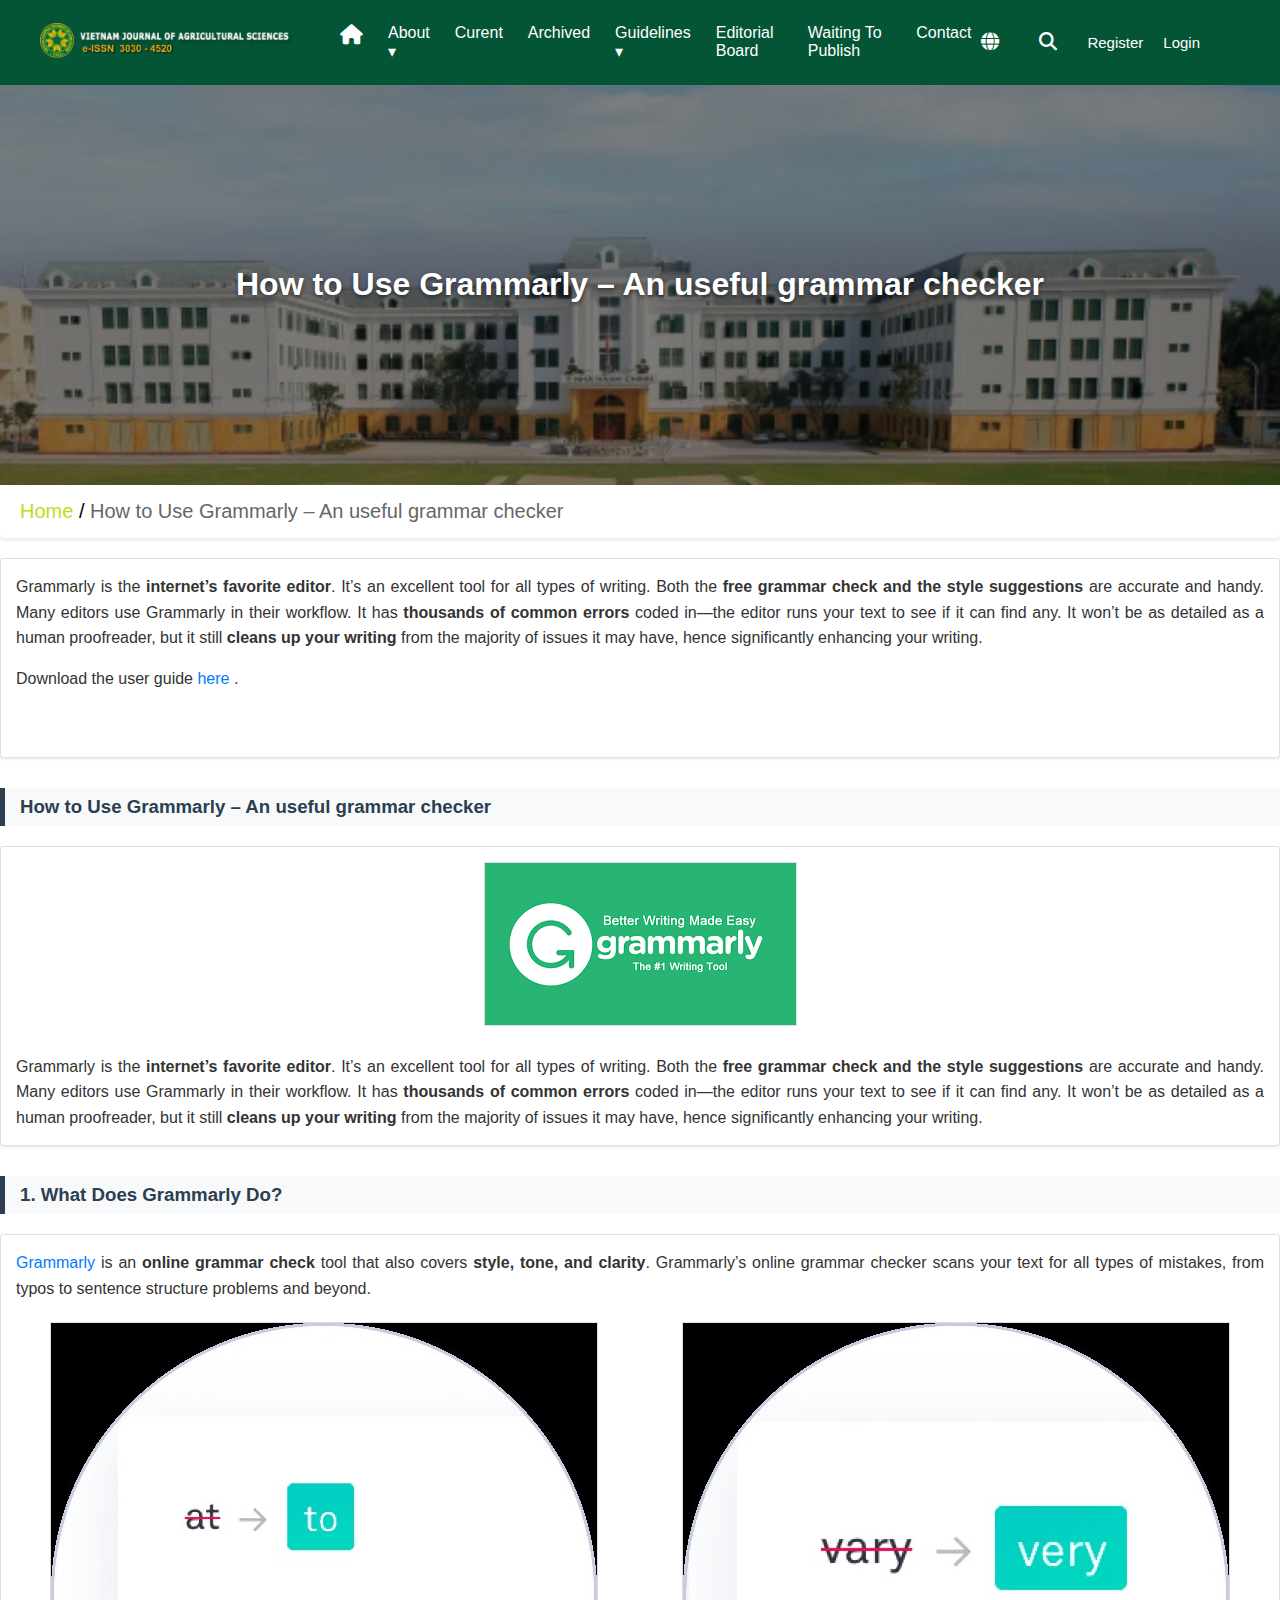
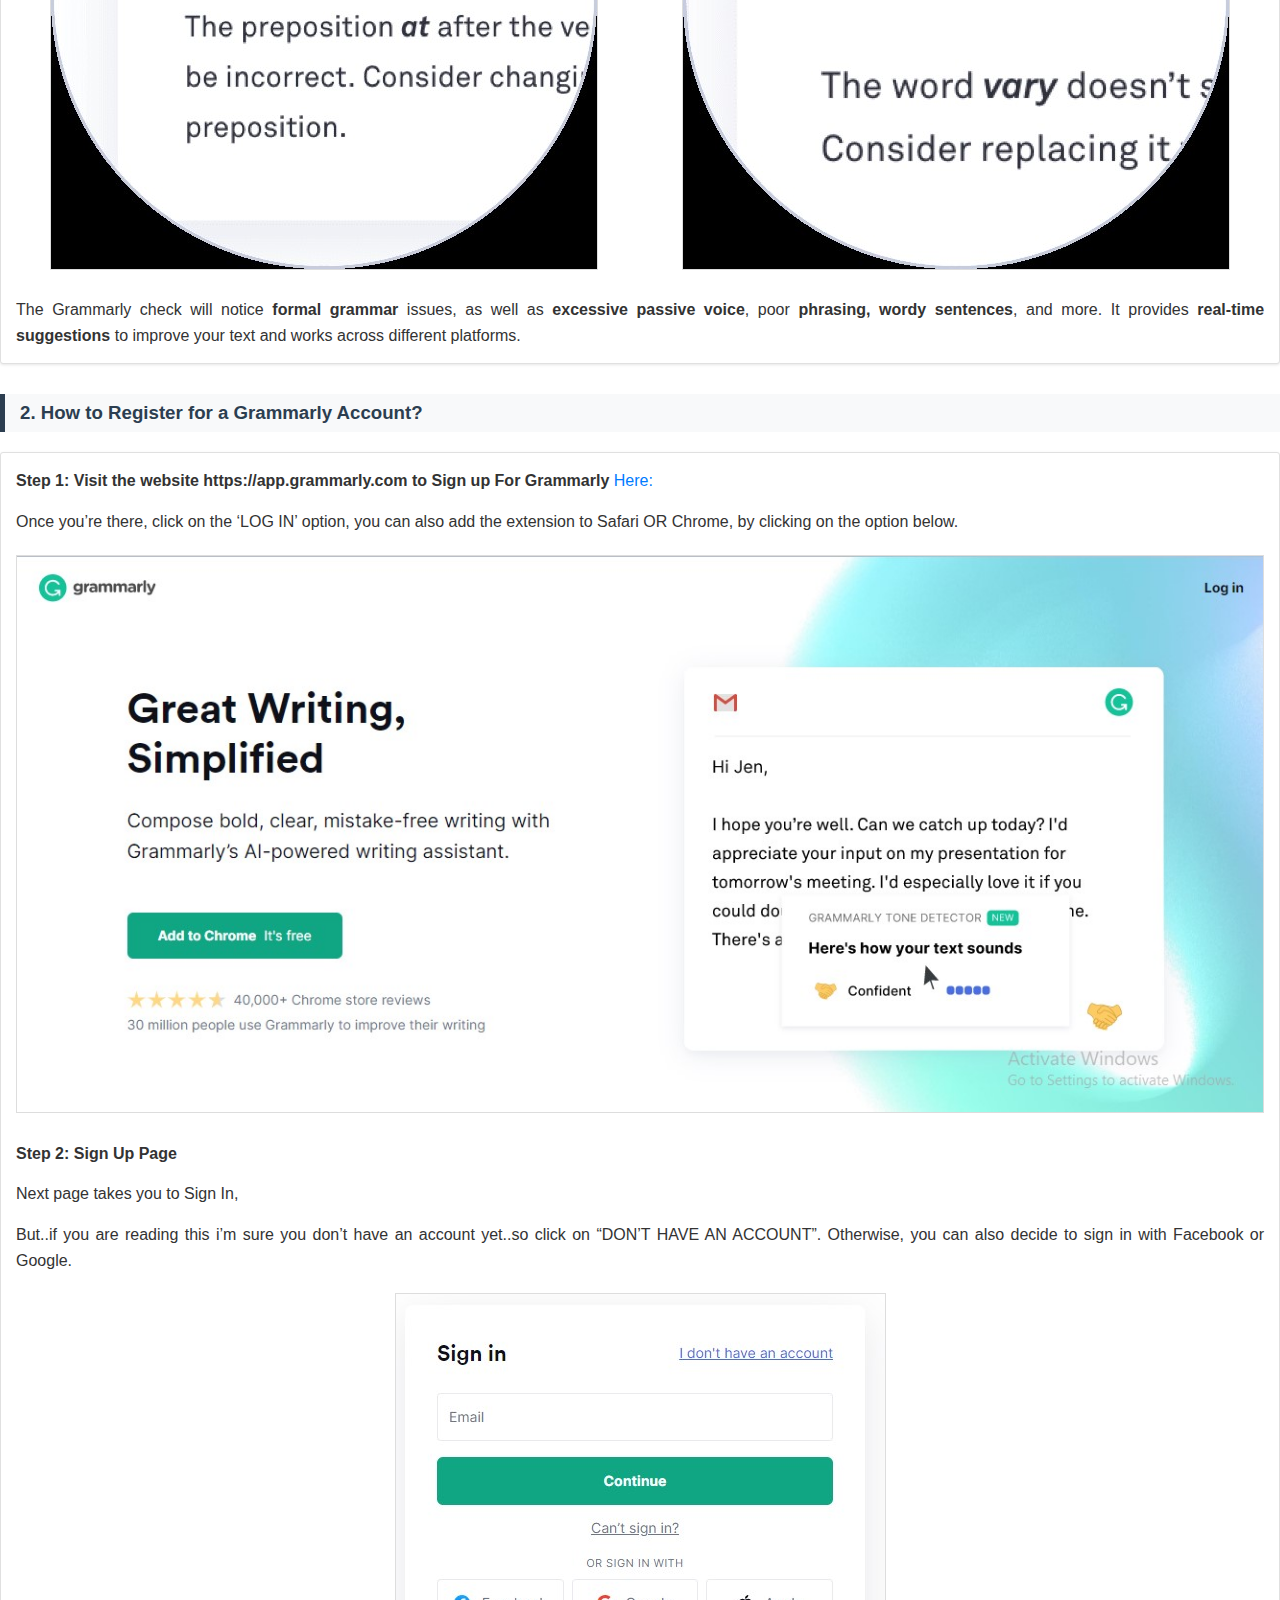
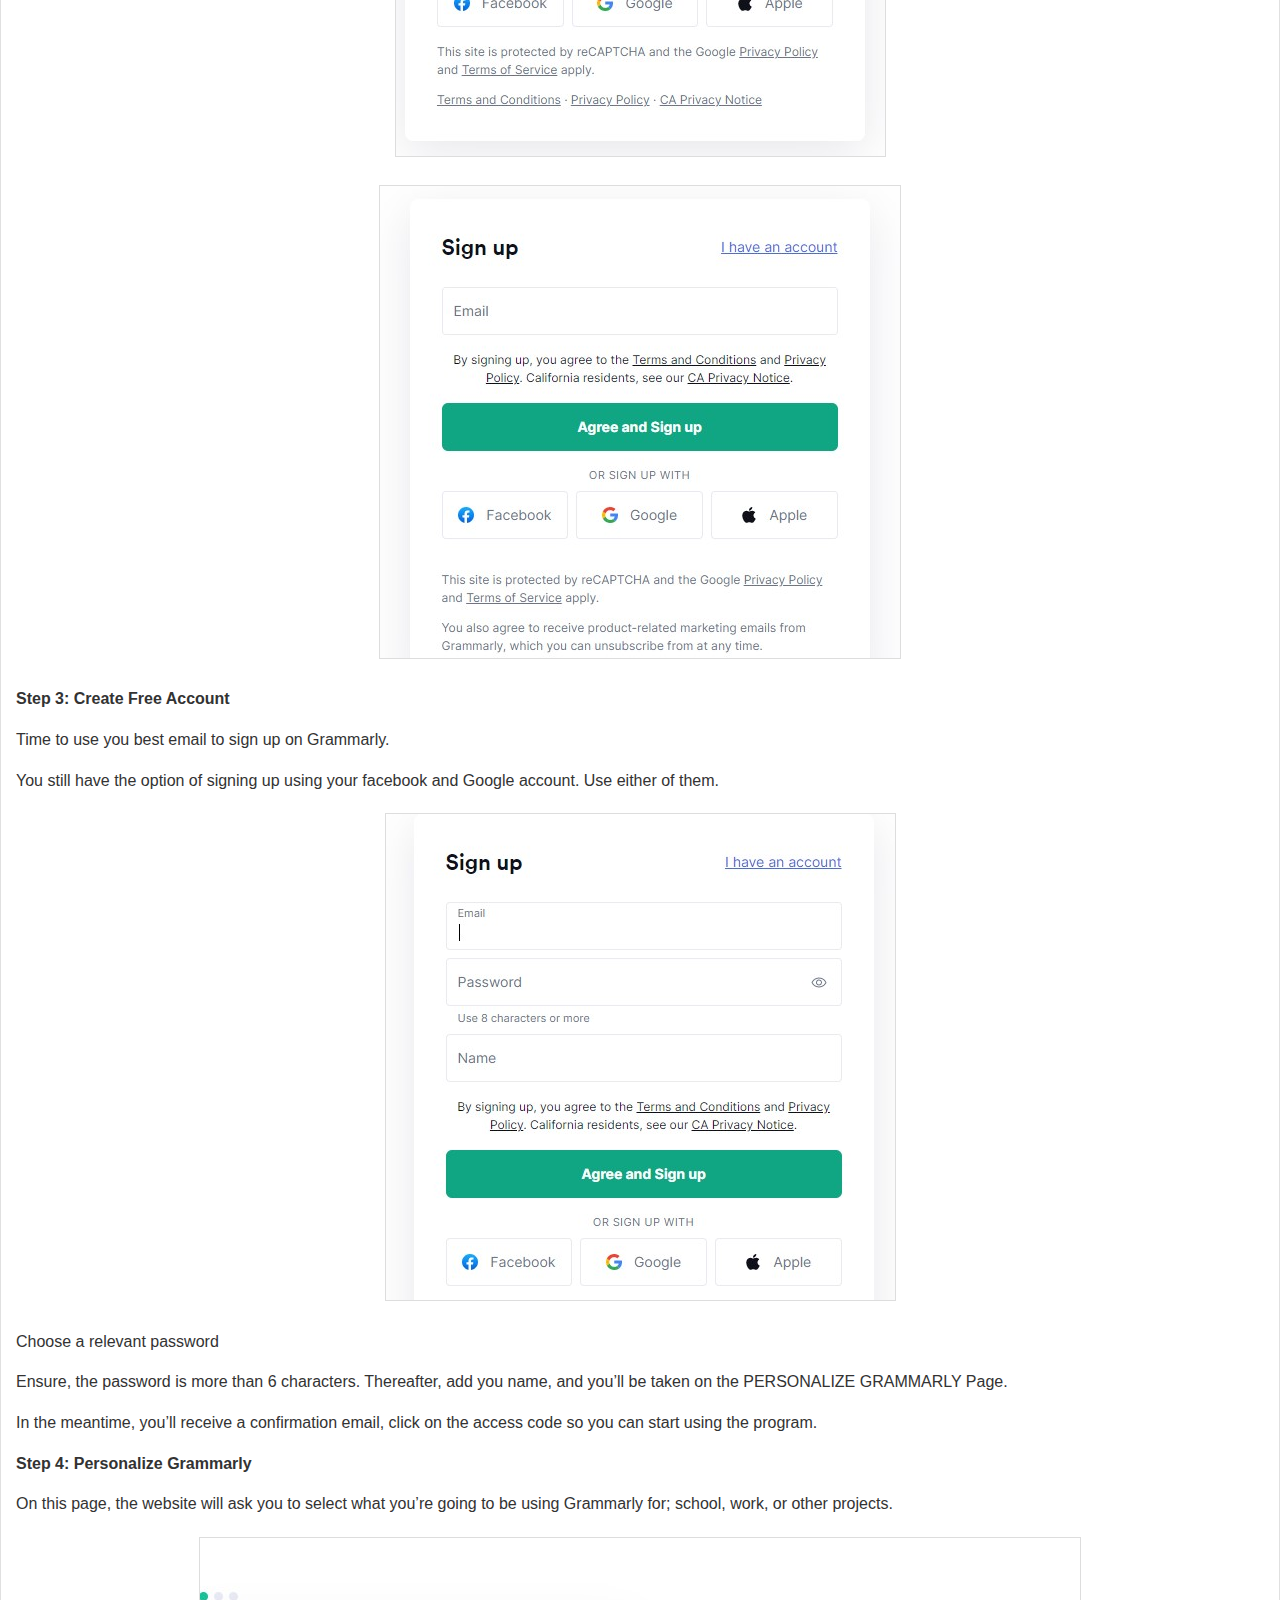
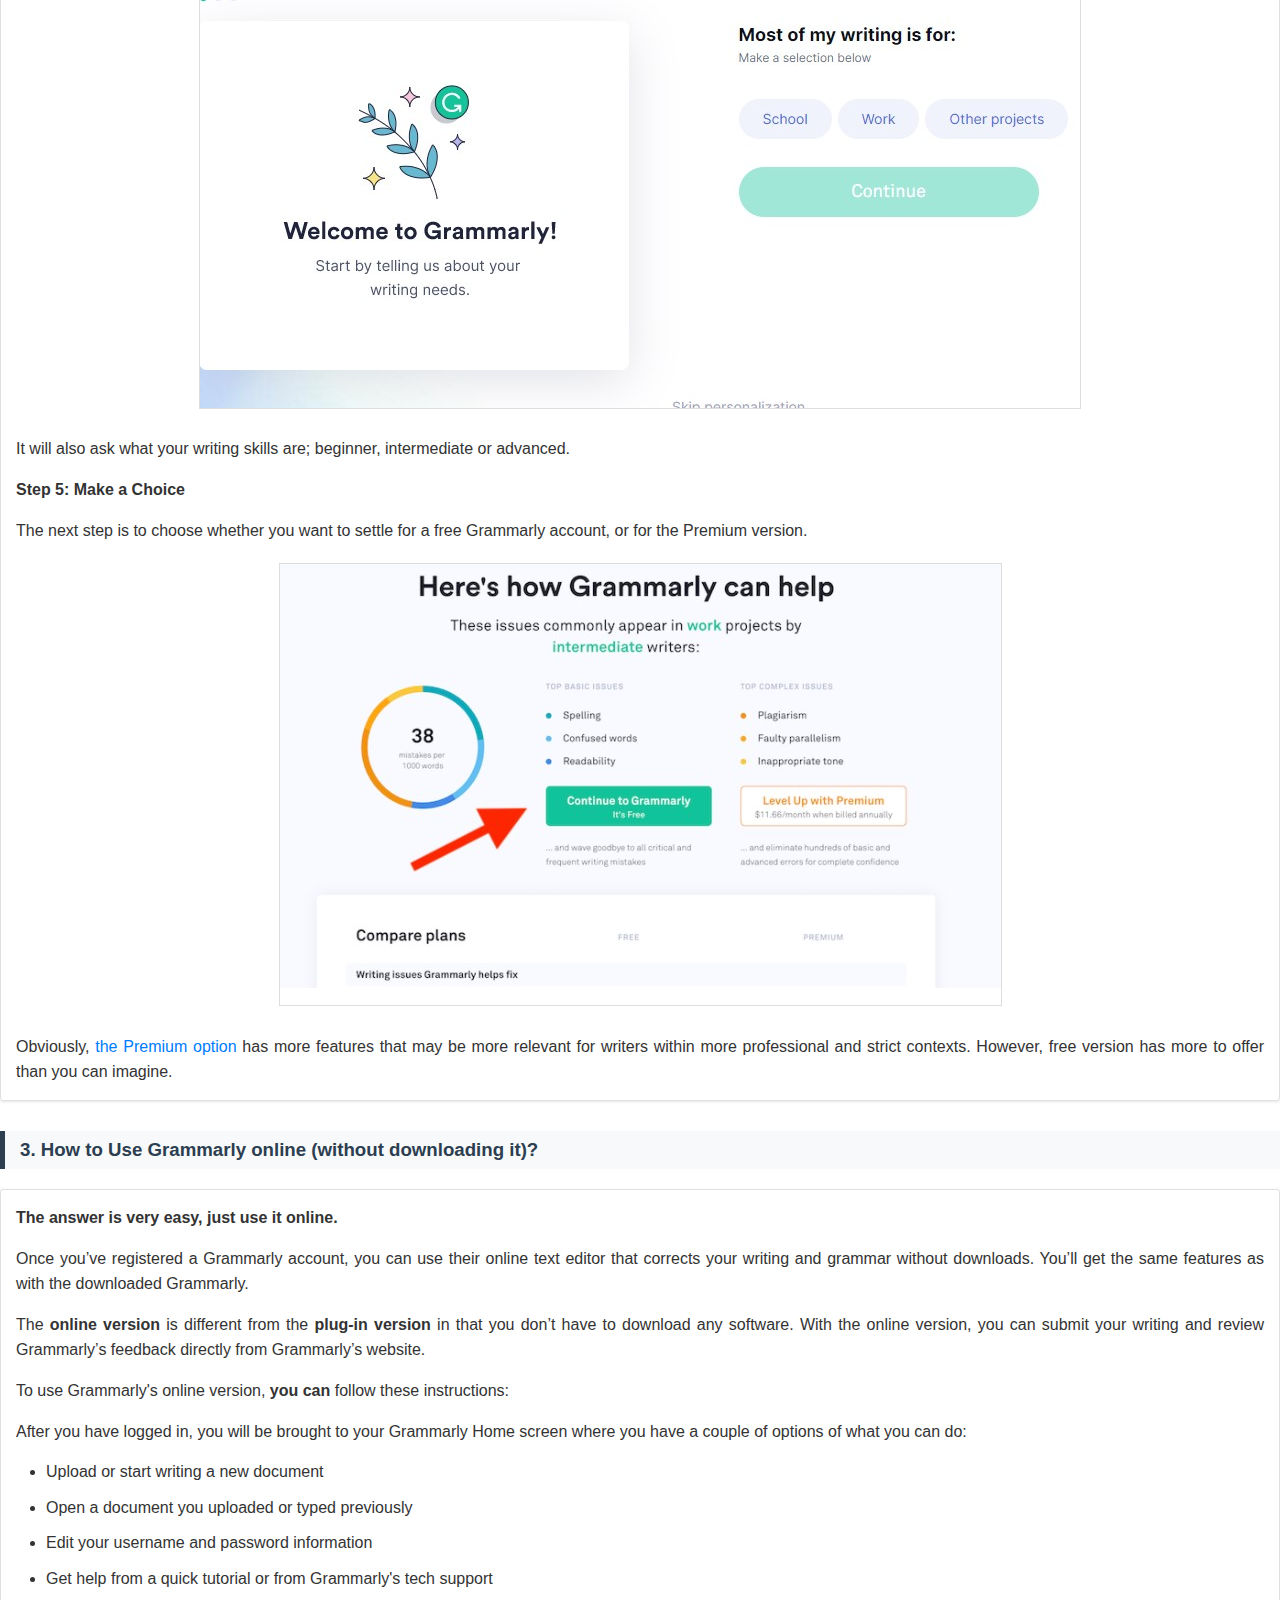
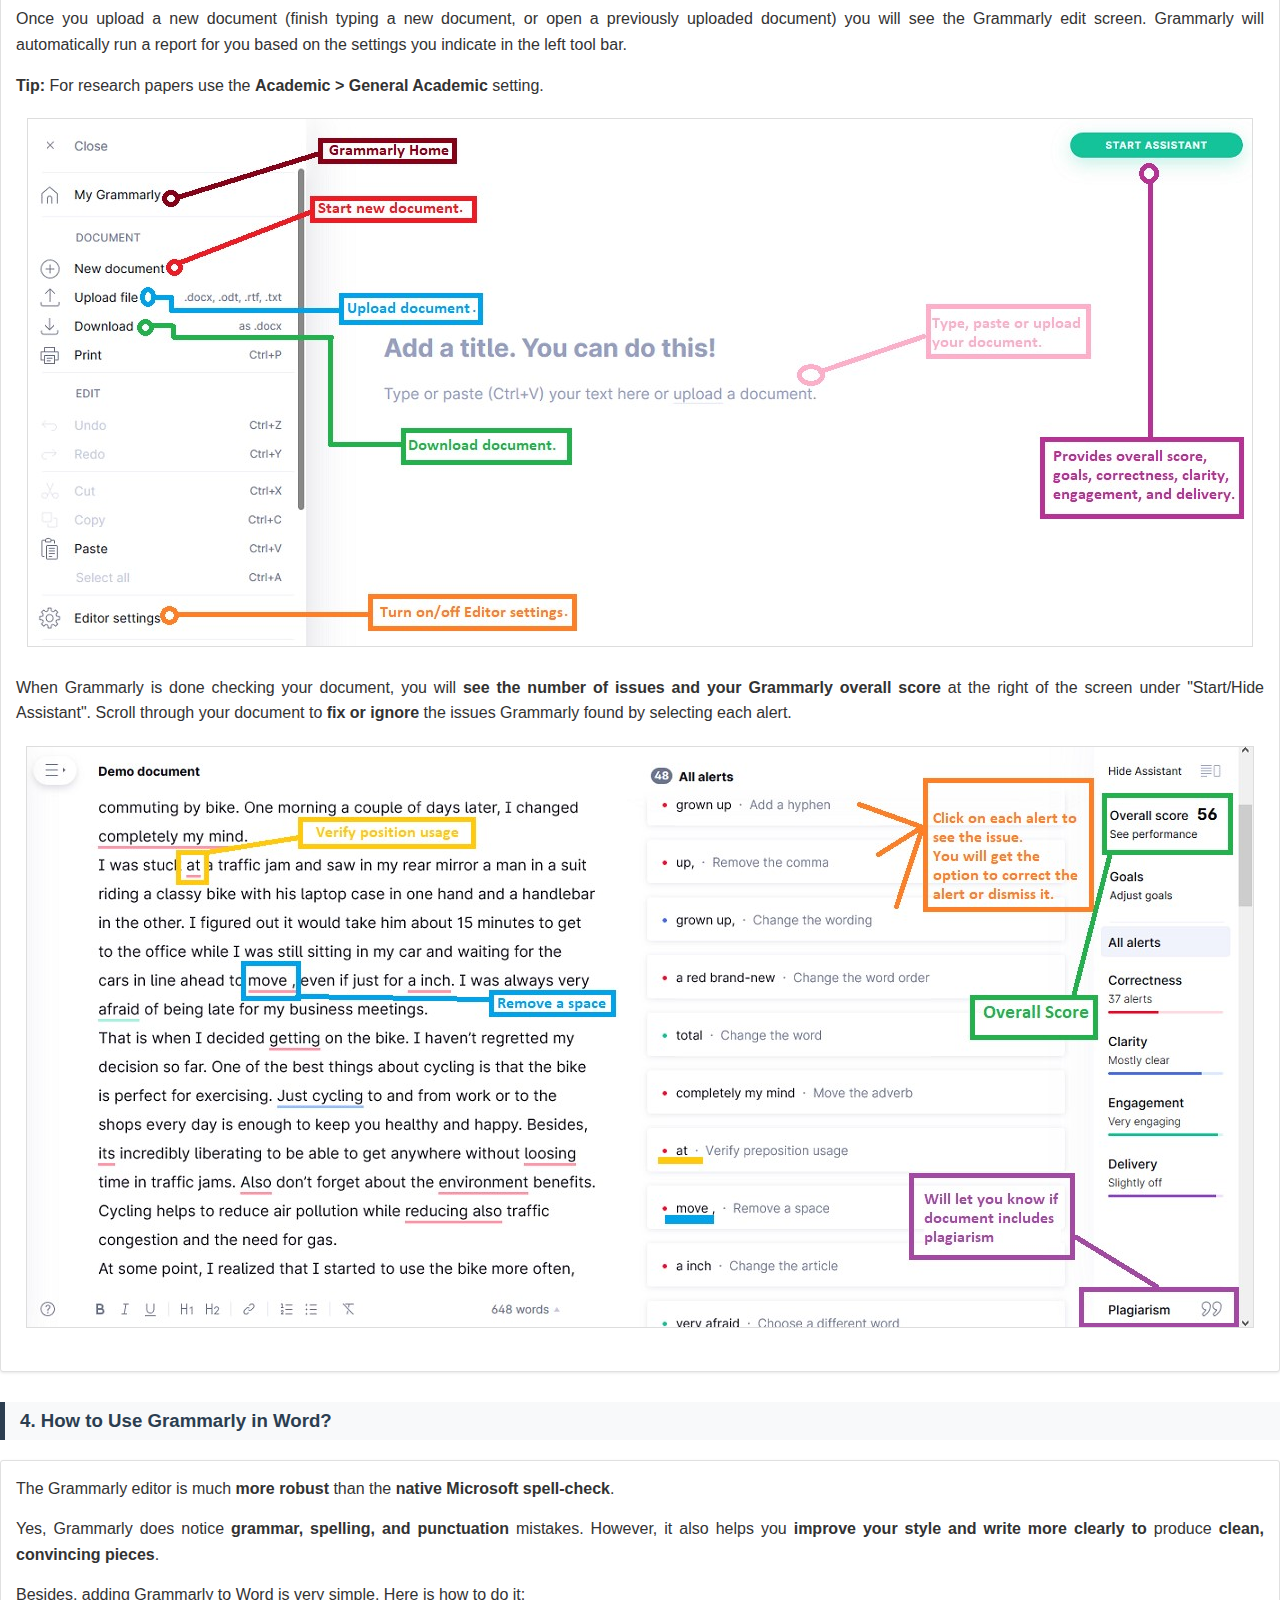
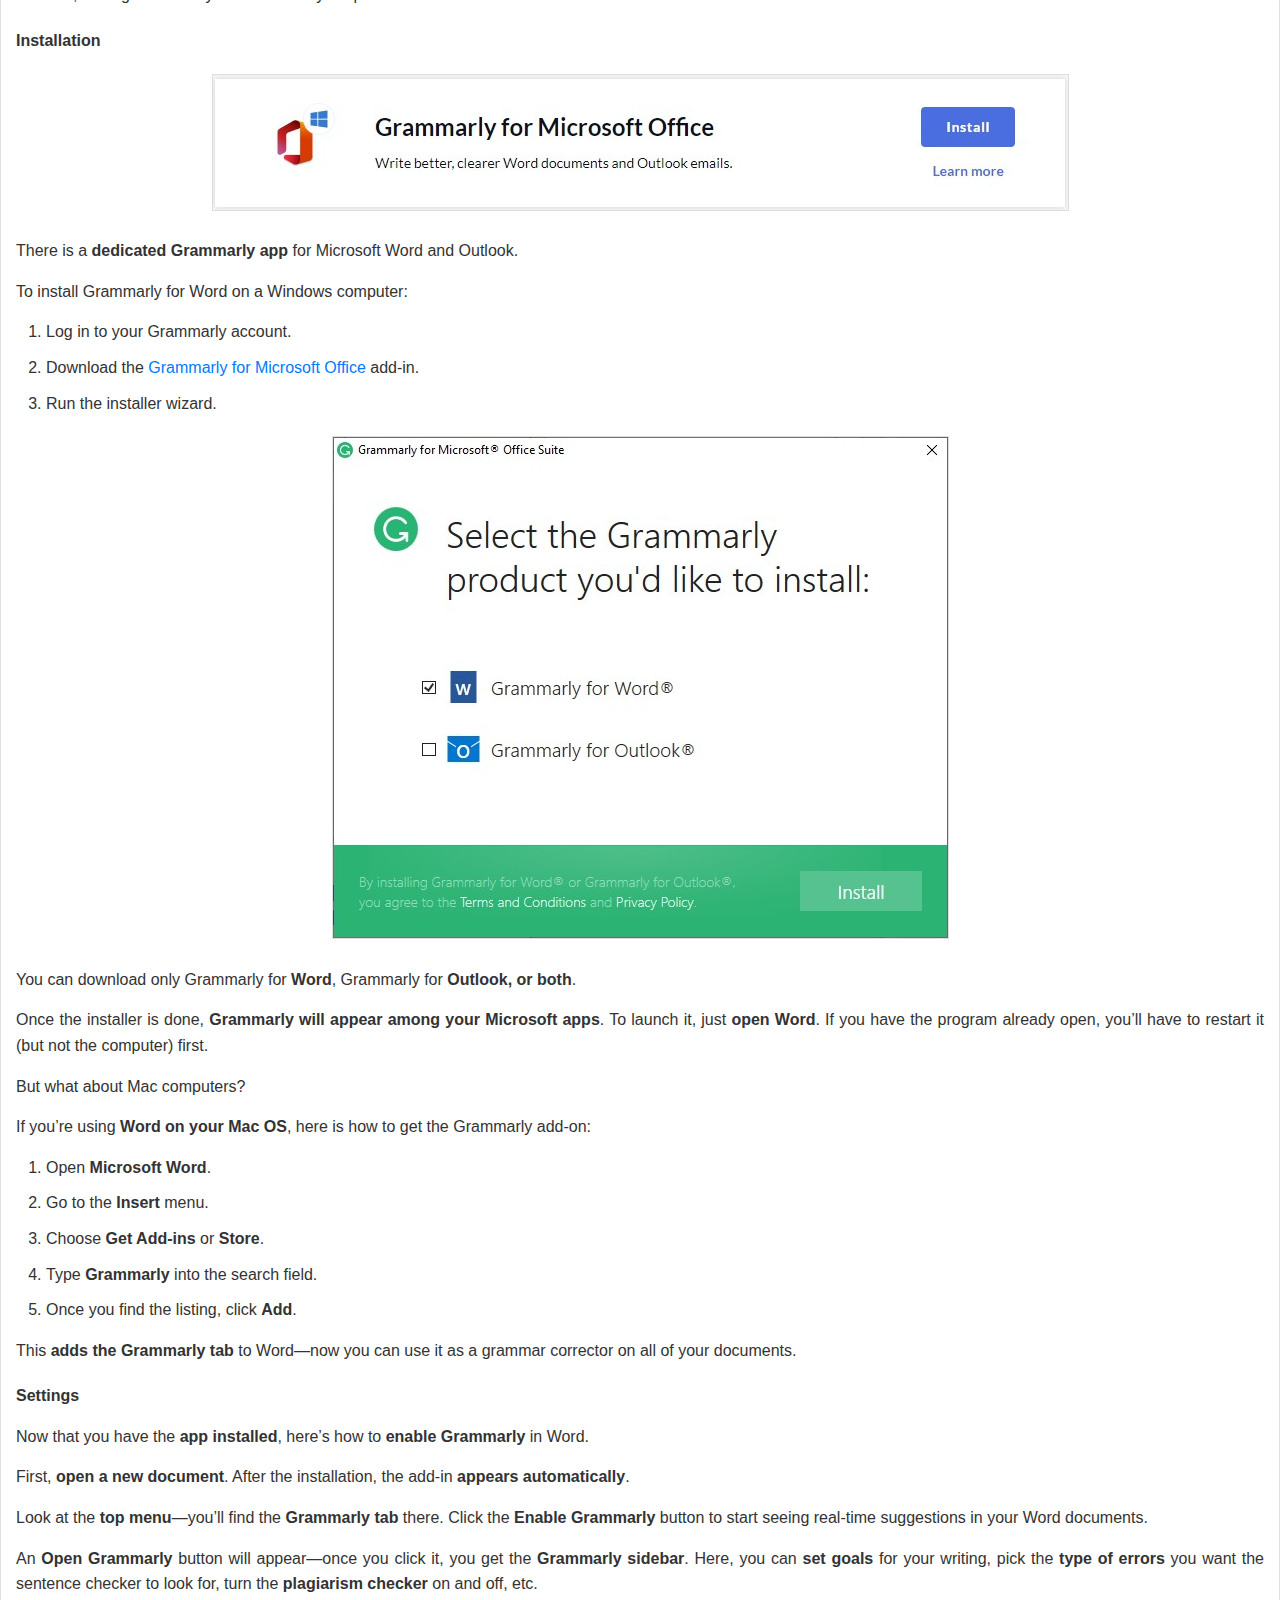
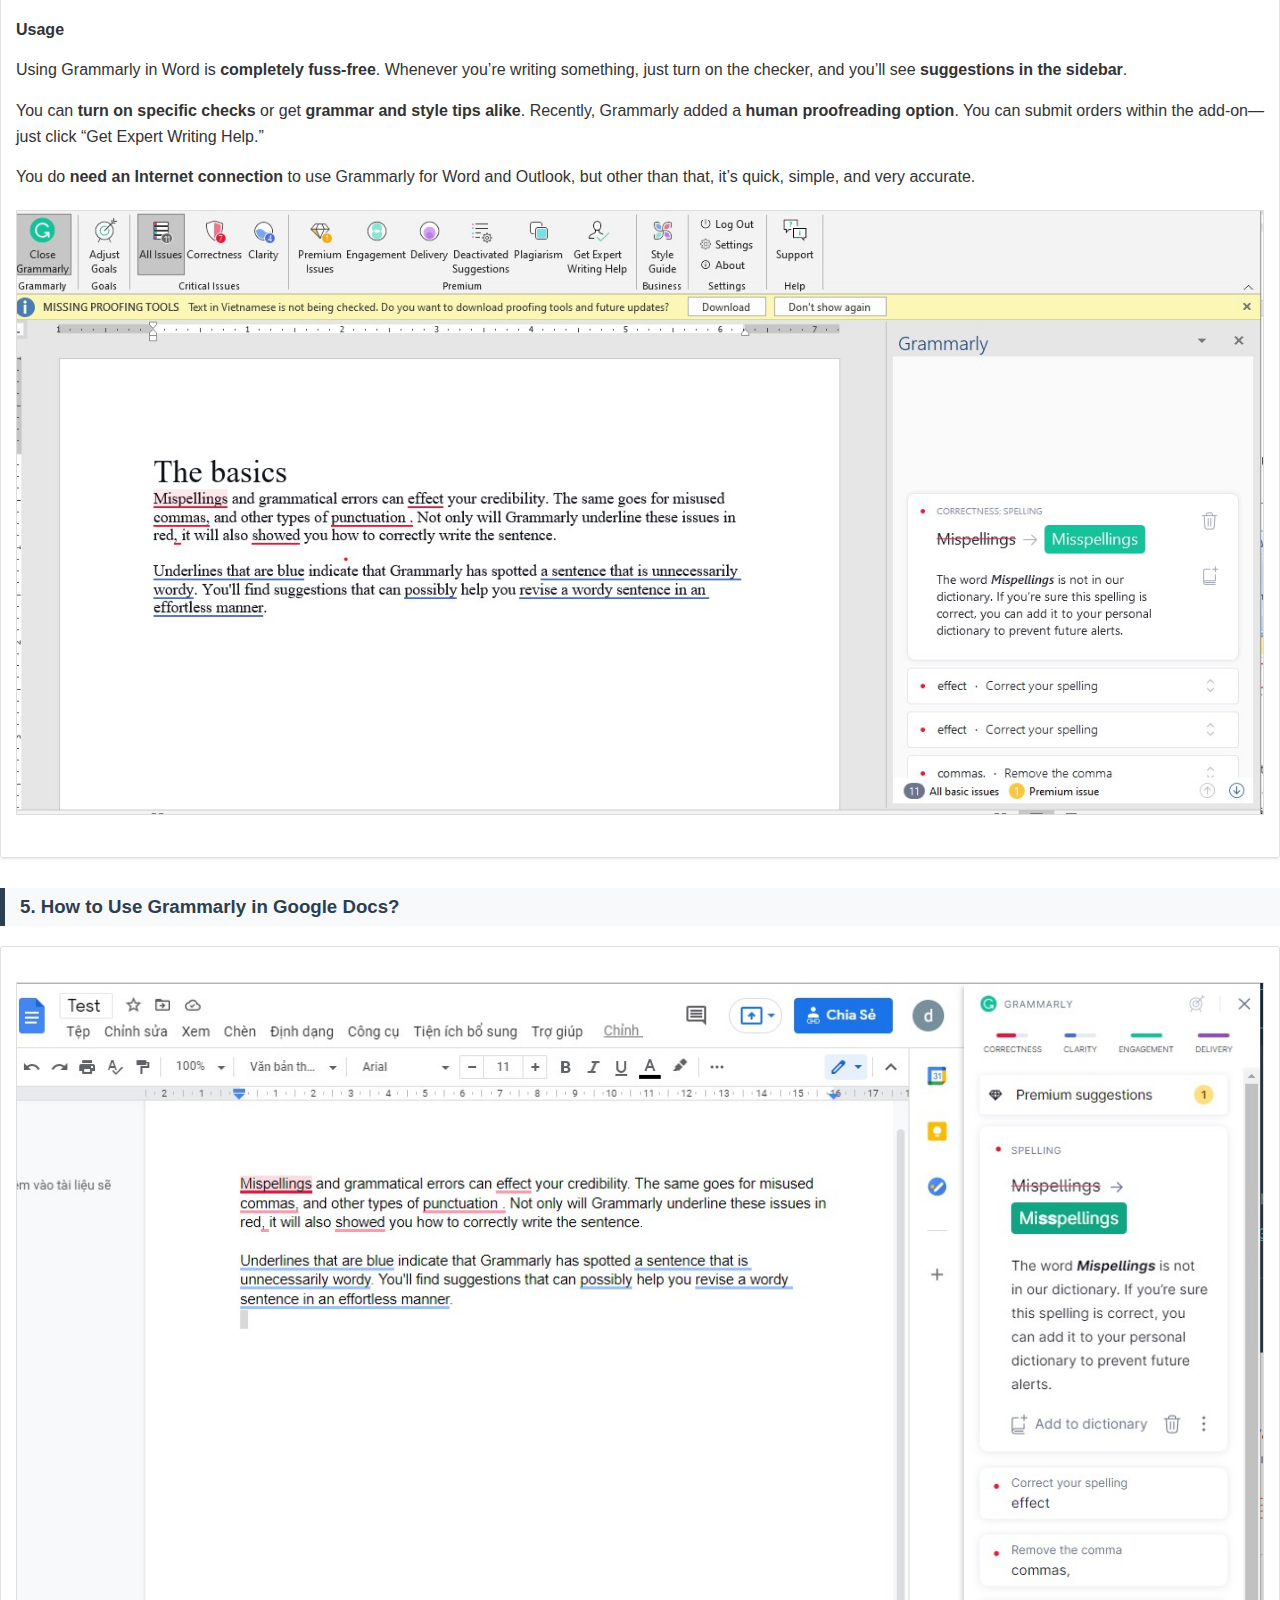
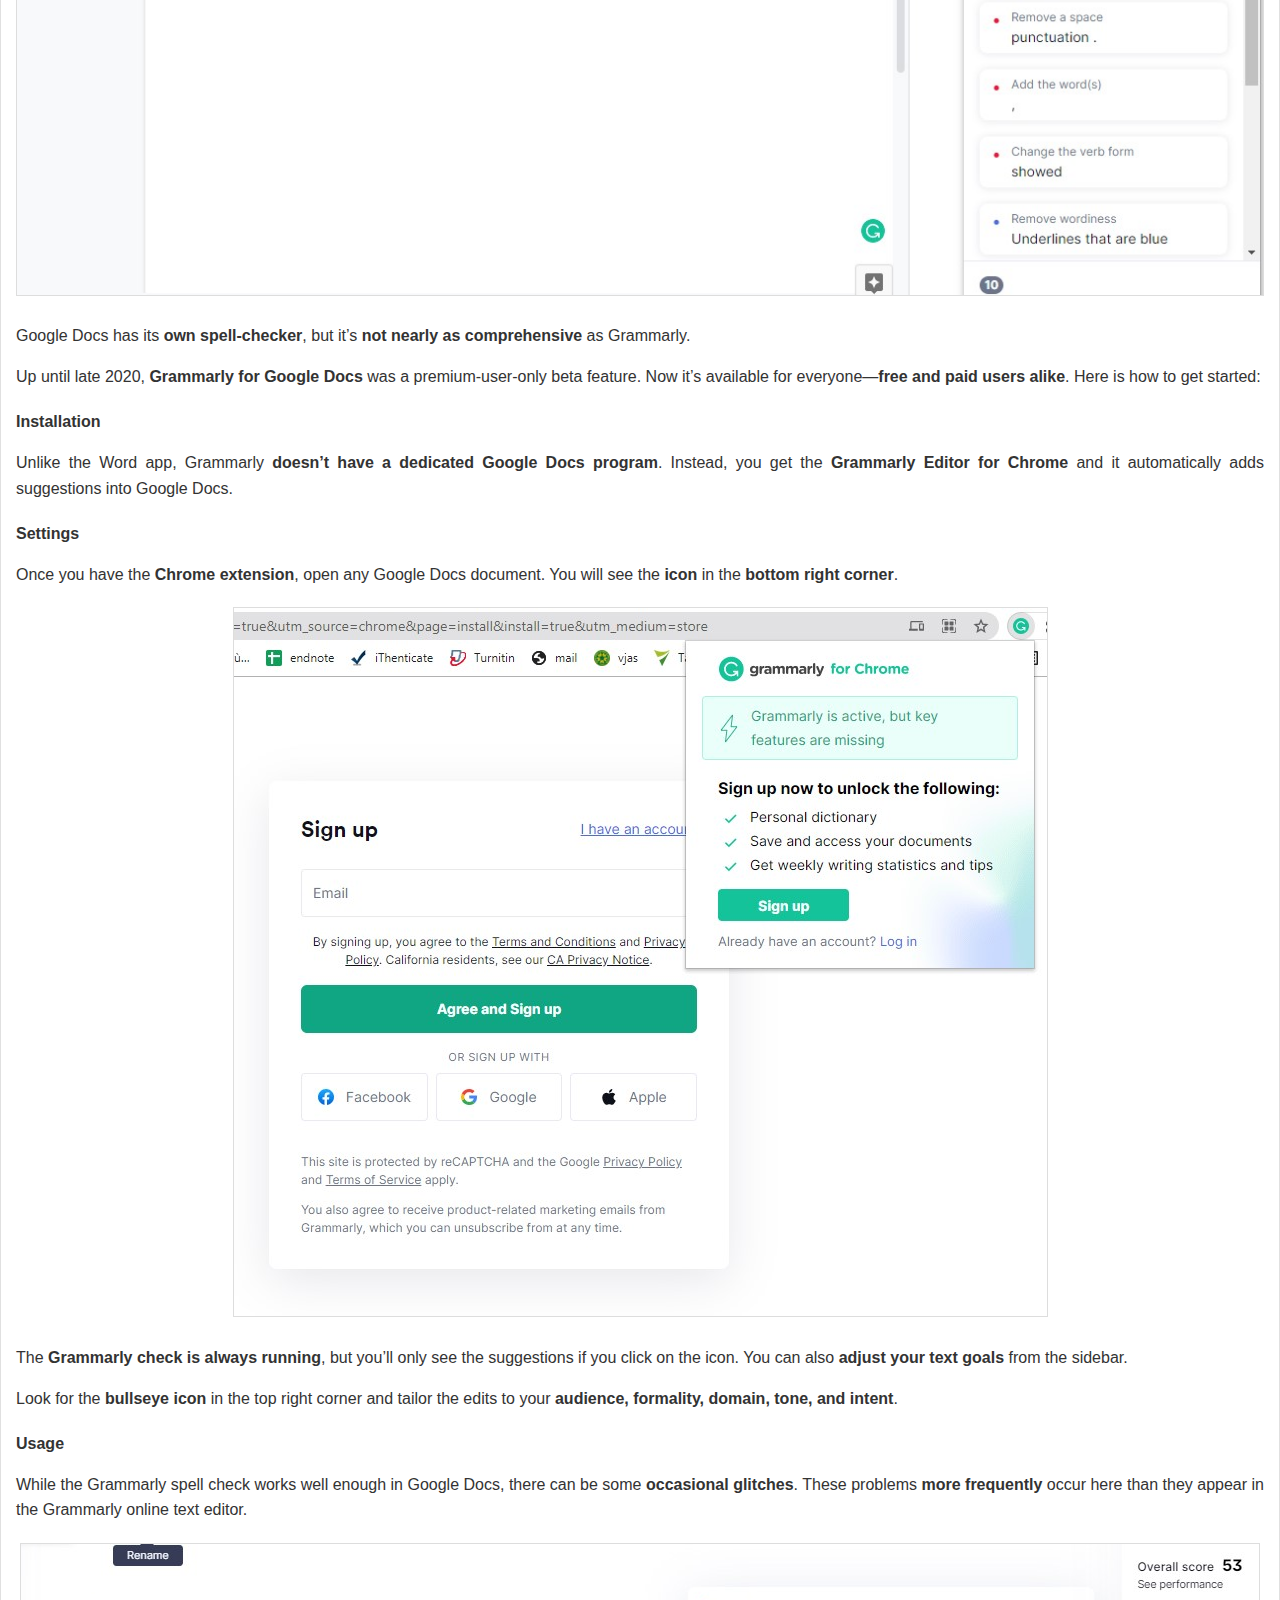
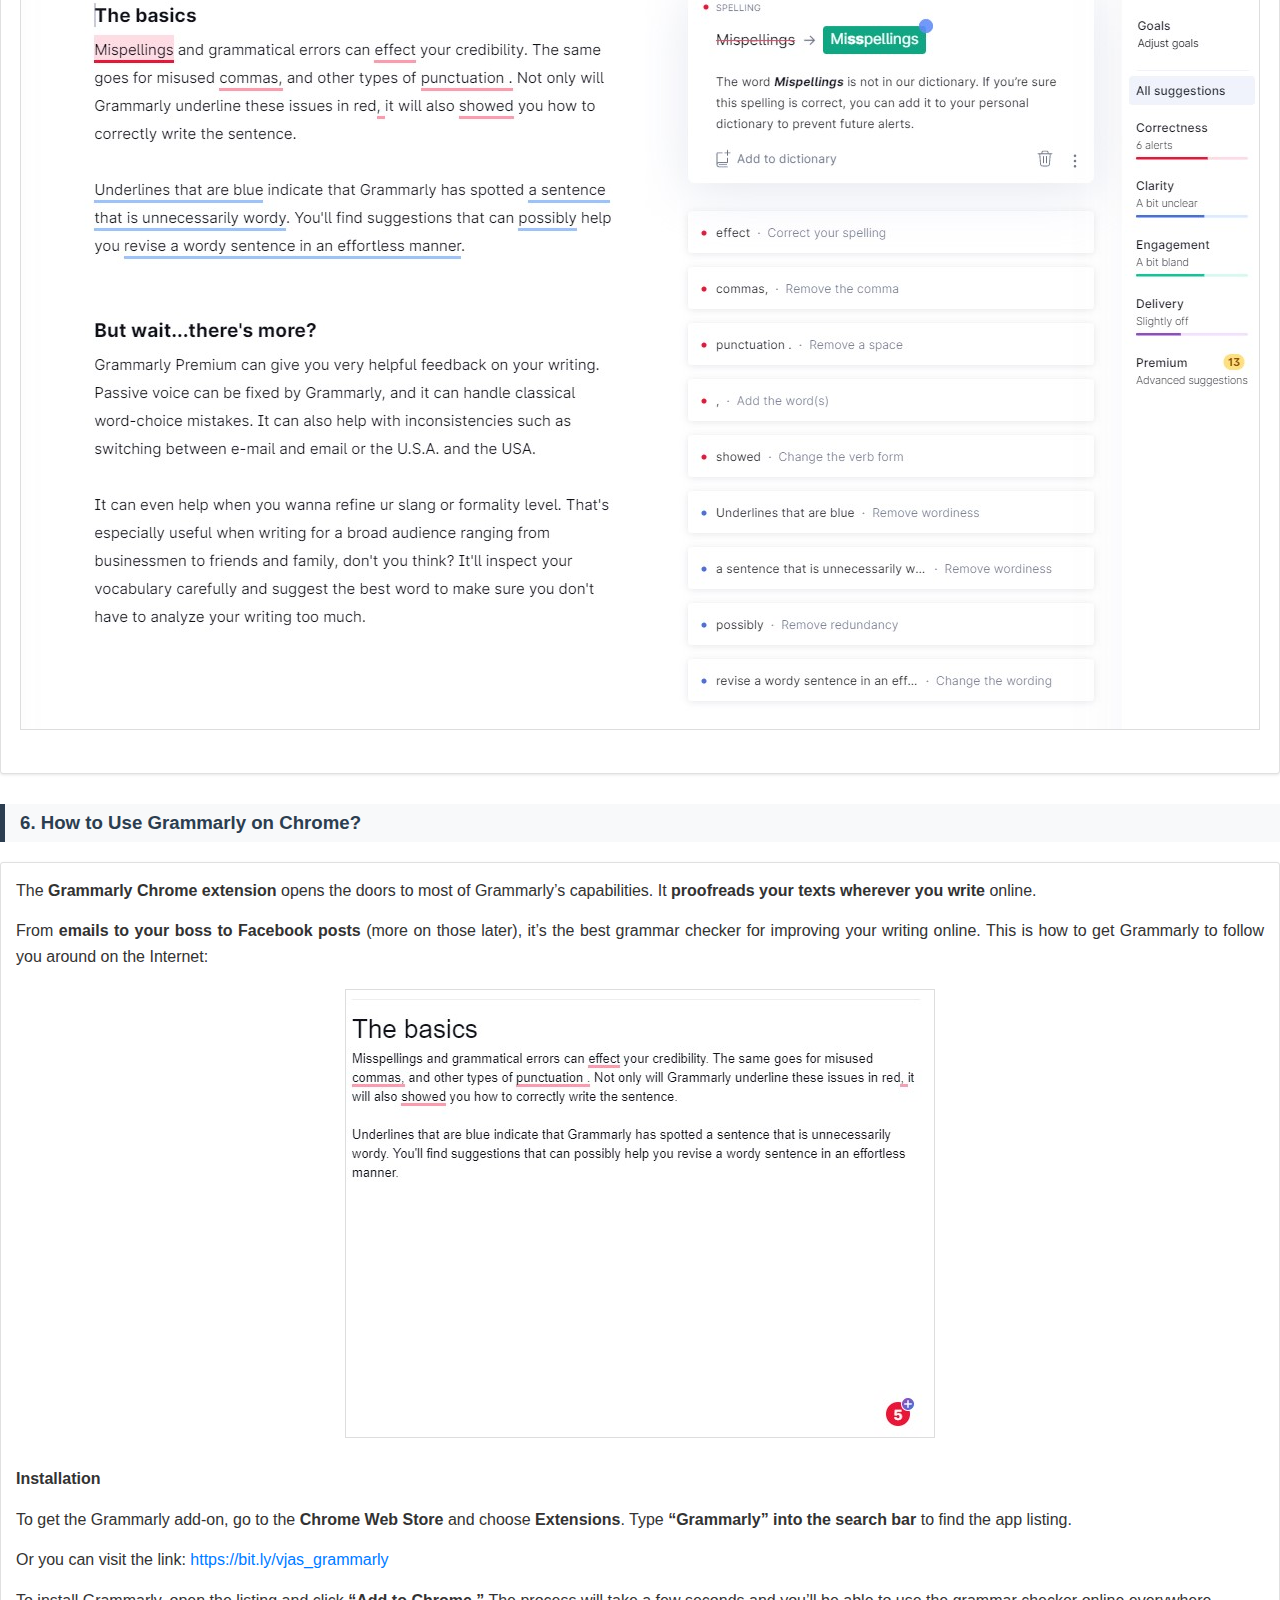
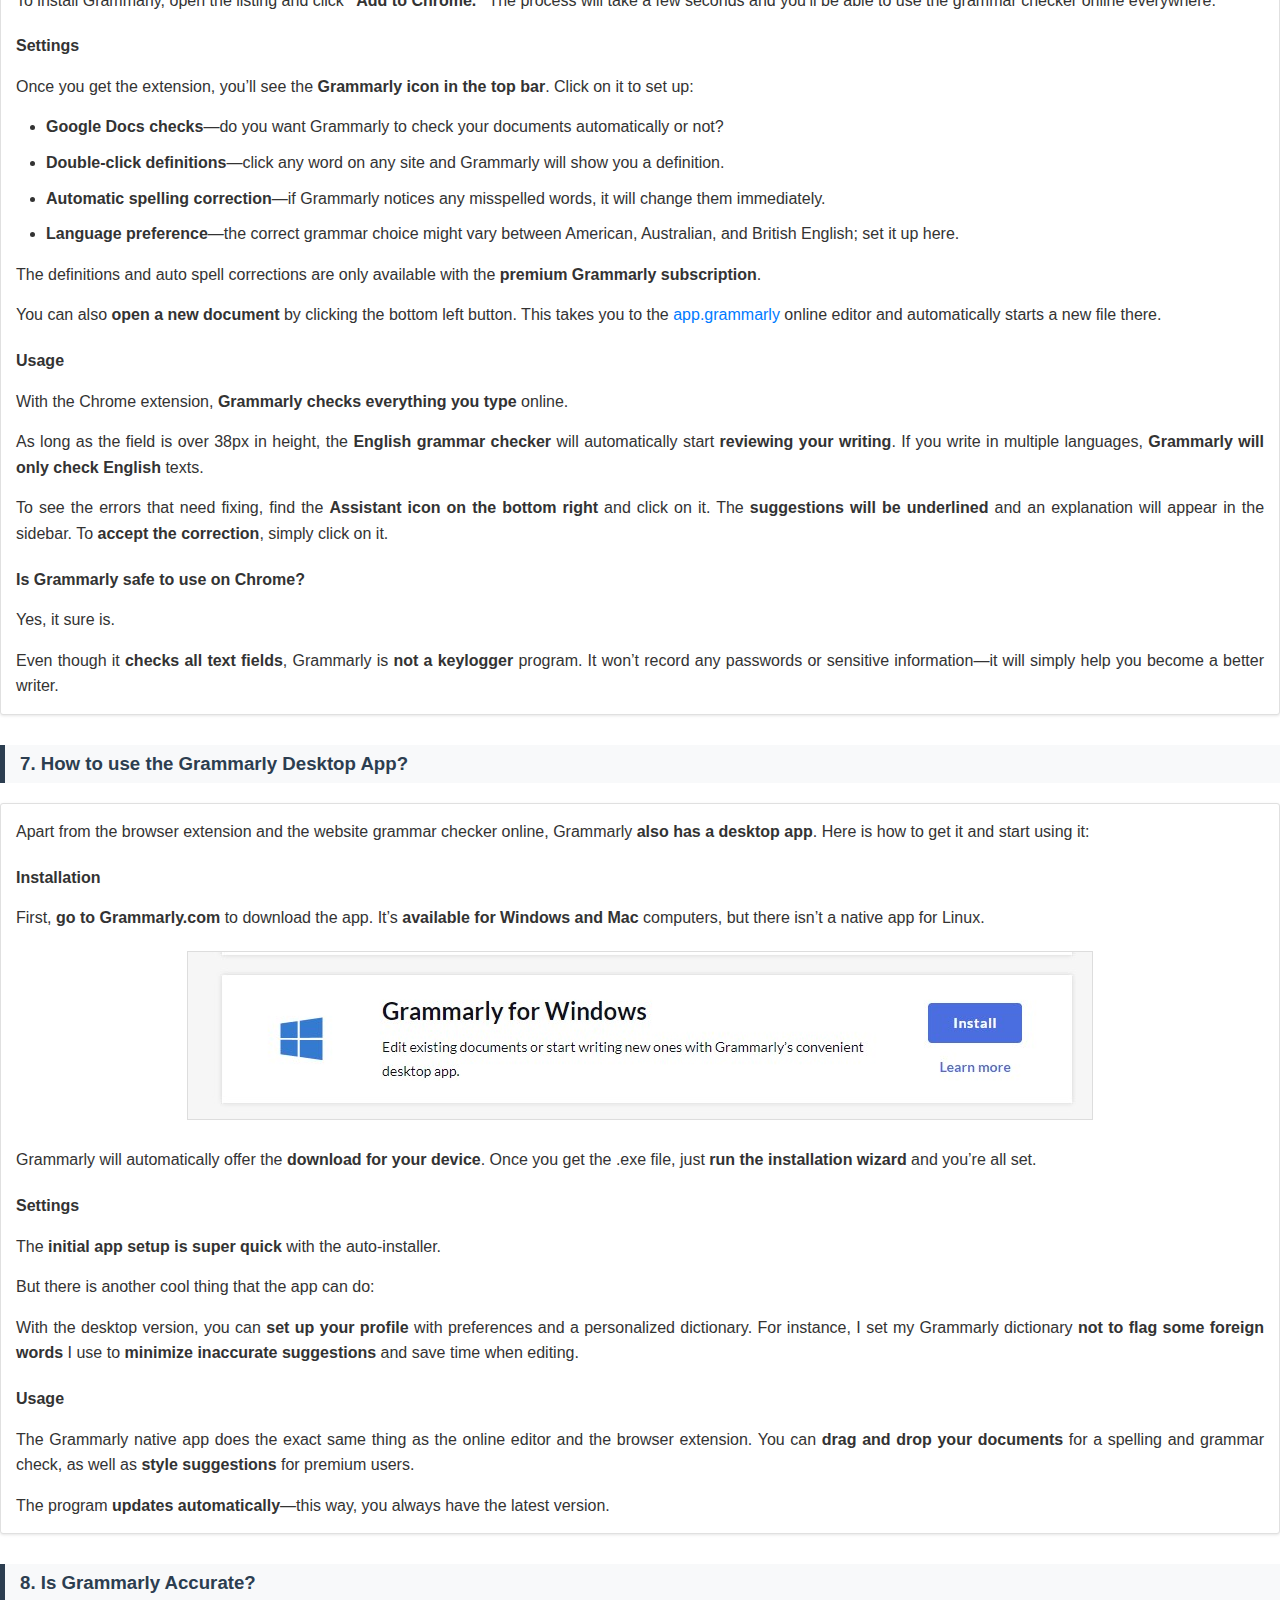
<file: TTCN-trang-ch--main/How to Use Grammarly/How to Use Grammarly.html>
<!DOCTYPE html>
<html lang="en">
  <head>
    <meta charset="UTF-8" />
    <meta name="viewport" content="width=device-width, initial-scale=1.0" />
    <link rel="stylesheet" href="How to Use Grammarly.css" />
    <link
      rel="stylesheet"
      href="https://cdnjs.cloudflare.com/ajax/libs/font-awesome/6.5.0/css/all.min.css"
    />
    <title>How to Use Grammarly</title>
  </head>
  <body>
    <div class="navbar">
      <div class="logo">
        <a href="../index.html">
          <img
            src="../img/pageHeaderLogoImage_en.png"
            alt="logo"
            class="logo1"
          />
        </a>
      </div>
      <div class="nav-links">
        <ul>
          <li class="home-icon">
            <a href="../index.html"><i class="fa-solid fa-house"></i></a>
          </li>
          <li class="about">
            <a href="#">about ▾</a>
            <ul class="about-menu">
              <li><a href="../About/About.html">About the Journal</a></li>
              <li>
                <a href="../Privacy Statement/Privacy-Statement.html"
                  >Privacy Statement</a
                >
              </li>
            </ul>
          </li>
          <li class="curent"><a href="../current/current.html">curent</a></li>
          <li class="archived">
            <a href="../Archives/Archives.html">archived</a>
          </li>
          <li class="guidelines">
            <a href="../index.html">guidelines ▾</a>
            <ul class="guidelines-menu">
              <li><a href="../For Authors/For Authors.html">for authors</a></li>
              <li><a href="#">for reviewers</a></li>
              <li><a href="../For Editors/For Editors.html">for editors</a></li>
              <li><a href="#">publication process</a></li>
              <li>
                <a href="../Technical Support/Technical Support.html"
                  >technical support</a
                >
              </li>
              <li>
                <a href="../Publication Ethics/Publication Ethics.html"
                  >publication ethics</a
                >
              </li>
              <li>
                <a
                  href="../Article processing procedure/Article processing procedure.html"
                  >article processing procedure</a
                >
              </li>
              <li>
                <a
                  href="../Article Processing Charges (APC) Information/Article Processing Charges (APC) Information.html"
                  >article processing charges (APC) information</a
                >
              </li>
              <li>
                <a href="./How to Use Grammarly.html"
                  >how to use grammarly - an useful grammar checker</a
                >
              </li>
            </ul>
          </li>
          <li class="editorial-board"><a href="#">editorial board</a></li>
          <li class="waiting-to-publish"><a href="#">waiting to publish</a></li>
          <li class="contact"><a href="#">contact</a></li>
        </ul>
      </div>
      <div class="nav-right">
        <div class="language">
          <a href="#" class="icon"><i class="fa-solid fa-globe"></i></a>
          <ul class="language-menu">
            <li><a href="#">English</a></li>
            <li><a href="#">Vietnam</a></li>
          </ul>
        </div>

        <a href="#" class="icon"
          ><i class="fa-solid fa-magnifying-glass"></i
        ></a>
        <a href="../Register/Register.html" class="btn">Register</a>
        <a href="../Login/Login.html" class="btn">Login</a>
      </div>
    </div>
    <div class="hero">
      <div class="hero-container">
        <div class="hero-content">
          <p>How to Use Grammarly – An useful grammar checker</p>
        </div>
      </div>
    </div>
    <div class="breadcrumb">
      <a href="../index.html">Home</a> /
      <span> How to Use Grammarly – An useful grammar checker</span>
    </div>
    <div class="title">
      <div class="Content">
        <p>
            Grammarly is the <strong>internet’s favorite editor</strong>. It’s an excellent tool for all types of writing. Both the <strong>free grammar check and the style suggestions</strong> are accurate and handy. Many editors use Grammarly in their workflow. It has <strong>thousands of common errors</strong> coded in—the editor runs your text to see if it can find any. It won’t be as detailed as a human proofreader, but it still <strong>cleans up your writing</strong> from the majority of issues it may have, hence significantly enhancing your writing.
          </p>
          <p>
            Download the user guide 
            <a 
              href="https://docs.google.com/document/d/1gN3UjOpZaDqnV_VAZXSykJv9zPVkqIMu/edit?usp=sharing&ouid=104270756502731837868&rtpof=true&sd=true" 
              target="_blank" 
              class="a">
              here
            </a>.
          </p>
        </div>
    </div>

    <div class="title">
  
        <div class="title-1">How to Use Grammarly – An useful grammar checker</div>
        
        <div class="Content">
          
          <p style="text-align: center; margin-bottom: 20px;">
            <img 
              src="../img/img-How to Use Grammarly 1.png" 
              alt="How to Use Grammarly Guide" 
              style="max-width: 100%; height: auto; border: 1px solid #ddd;"
            >
          </p>
      
          <p>
            Grammarly is the <strong>internet’s favorite editor</strong>. It’s an excellent tool for all types of writing. Both the <strong>free grammar check and the style suggestions</strong> are accurate and handy. Many editors use Grammarly in their workflow. It has <strong>thousands of common errors</strong> coded in—the editor runs your text to see if it can find any. It won’t be as detailed as a human proofreader, but it still <strong>cleans up your writing</strong> from the majority of issues it may have, hence significantly enhancing your writing.
          </p>
          
        </div>
      </div>

      <div class="title">
  
        <div class="title-1">1. What Does Grammarly Do?</div>
        
        <div class="Content">
          
          <p>
            <a href="https://app.grammarly.com/" target="_blank" class="a">Grammarly</a> 
            is an <strong>online grammar check</strong> tool that also covers 
            <strong>style, tone, and clarity</strong>. Grammarly’s online grammar checker scans your text for all types of mistakes, from typos to sentence structure problems and beyond.
          </p>
      
          <div style="
            display: flex; 
            justify-content: center; 
            align-items: flex-start; 
            gap: 15px; 
            margin-top: 20px; 
            margin-bottom: 20px;
            flex-wrap: wrap; /* Cho phép xuống hàng nếu màn hình nhỏ */
          ">
            
            <div style="flex: 1; text-align: center; min-width: 300px;">
              <img 
                src="../img/img-How to Use Grammarly 2.png" 
                alt="Grammarly checks guide" 
                style="max-width: 100%; height: auto; border: 1px solid #ddd;"
              >
            </div>
      
            <div style="flex: 1; text-align: center; min-width: 300px;">
              <img 
                src="../img/img-How to Use Grammarly 3.png" 
                alt="Grammarly suggestions" 
                style="max-width: 100%; height: auto; border: 1px solid #ddd;"
              >
            </div>
      
          </div>
          <p>
            The Grammarly check will notice <strong>formal grammar</strong> issues, as well as 
            <strong>excessive passive voice</strong>, poor <strong>phrasing, wordy sentences</strong>, 
            and more. It provides <strong>real-time suggestions</strong> to improve your text and works across different platforms.
          </p>
          
        </div>
      </div>

      <div class="title">
  
        <div class="title-1">2. How to Register for a Grammarly Account?</div>
        
        <div class="Content">
          
          <p>
            <strong>Step 1: Visit the website https://app.grammarly.com to Sign up For Grammarly</strong>
            <a href="https://shareasale.com/r.cfm?b=224026&u=1569121&m=26748&urllink=&afftrack=" target="_blank" class="a">Here:</a>
          </p>
          <p>
            Once you’re there, click on the ‘LOG IN’ option, you can also add the extension to Safari OR Chrome, by clicking on the option below.
          </p>
      
          <p style="text-align: center; margin-top: 20px; margin-bottom: 20px;">
            <img 
              src="../img/img-How to Use Grammarly 4.png" 
              alt="Grammarly Sign Up Step 1" 
              style="max-width: 100%; height: auto; border: 1px solid #ddd;"
            >
          </p>
      
          <p>
            <strong>Step 2: Sign Up Page</strong>
          </p>
          <p>
            Next page takes you to Sign In,
          </p>
          <p>
            But..if you are reading this i’m sure you don’t have an account yet..so click on “DON’T HAVE AN ACCOUNT”. Otherwise, you can also decide to sign in with Facebook or Google.
          </p>
      
          <p style="text-align: center; margin-top: 20px; margin-bottom: 20px;">
            <img 
              src="../img/img-How to Use Grammarly 5.png" 
              alt="Grammarly Sign Up Step 2a" 
              style="max-width: 100%; height: auto; border: 1px solid #ddd;"
            >
          </p>
          <p style="text-align: center; margin-top: 20px; margin-bottom: 20px;">
            <img 
              src="../img/img-How to Use Grammarly 6.png" 
              alt="Grammarly Sign Up Step 2b" 
              style="max-width: 100%; height: auto; border: 1px solid #ddd;"
            >
          </p>
      
          <p>
            <strong>Step 3: Create Free Account</strong>
          </p>
          <p>
            Time to use you best email to sign up on Grammarly.
          </p>
          <p>
            You still have the option of signing up using your facebook and Google account. Use either of them.
          </p>
      
          <p style="text-align: center; margin-top: 20px; margin-bottom: 20px;">
            <img 
              src="../img/img-How to Use Grammarly 7.png" 
              alt="Grammarly Sign Up Step 3" 
              style="max-width: 100%; height: auto; border: 1px solid #ddd;"
            >
          </p>
      
          <p>
            Choose a relevant password
          </p>
          <p>
            Ensure, the password is more than 6 characters. Thereafter, add you name, and you’ll be taken on the PERSONALIZE GRAMMARLY Page.
          </p>
          <p>
            In the meantime, you’ll receive a confirmation email, click on the access code so you can start using the program.
          </p>
      
          <p>
            <strong>Step 4: Personalize Grammarly</strong>
          </p>
          <p>
            On this page, the website will ask you to select what you’re going to be using Grammarly for; school, work, or other projects.
          </p>
      
          <p style="text-align: center; margin-top: 20px; margin-bottom: 20px;">
            <img 
              src="../img/img-How to Use Grammarly 8.png" 
              alt="Grammarly Sign Up Step 4" 
              style="max-width: 100%; height: auto; border: 1px solid #ddd;"
            >
          </p>
      
          <p>
            It will also ask what your writing skills are; beginner, intermediate or advanced.
          </p>
      
          <p>
            <strong>Step 5: Make a Choice</strong>
          </p>
          <p>
            The next step is to choose whether you want to settle for a free Grammarly account, or for the Premium version.
          </p>
      
          <p style="text-align: center; margin-top: 20px; margin-bottom: 20px;">
            <img 
              src="../img/img-How to Use Grammarly 9.png" 
              alt="Grammarly Sign Up Step 5" 
              style="max-width: 100%; height: auto; border: 1px solid #ddd;"
            >
          </p>
      
          <p>
            Obviously, 
            <a href="https://shareasale.com/r.cfm?b=864277&u=1569121&m=26748&urllink=&afftrack=" target="_blank" class="a">
              the Premium option
            </a>
            has more features that may be more relevant for writers within more professional and strict contexts. However, free version has more to offer than you can imagine.
          </p>
      
        </div>
      </div>

      <div class="title">
  
        <div class="title-1">3. How to Use Grammarly online (without downloading it)?</div>
        
        <div class="Content">
          
          <p>
            <strong>The answer is very easy, just use it online.</strong>
          </p>
          <p>
            Once you’ve registered a Grammarly account, you can use their online text editor that corrects your writing and grammar without downloads. You’ll get the same features as with the downloaded Grammarly.
          </p>
          <p>
            The <strong>online version</strong> is different from the <strong>plug-in version</strong> in that you don’t have to download any software. With the online version, you can submit your writing and review Grammarly’s feedback directly from Grammarly’s website.
          </p>
          <p>
            To use Grammarly's online version, <strong>you can</strong> follow these instructions:
          </p>
          <p>
            After you have logged in, you will be brought to your Grammarly Home screen where you have a couple of options of what you can do:
          </p>
          <ul style="margin-left: 30px; margin-bottom: 15px; margin-top: 15px;">
            <li style="margin-bottom: 10px;">
              Upload or start writing a new document
            </li>
            <li style="margin-bottom: 10px;">
              Open a document you uploaded or typed previously
            </li>
            <li style="margin-bottom: 10px;">
              Edit your username and password information
            </li>
            <li style="margin-bottom: 10px;">
              Get help from a quick tutorial or from Grammarly's tech support
            </li>
          </ul>
      
          <p>
            Once you upload a new document (finish typing a new document, or open a previously uploaded document) you will see the Grammarly edit screen. Grammarly will automatically run a report for you based on the settings you indicate in the left tool bar.
          </g>
          <p>
            <strong>Tip:</strong> For research papers use the <strong>Academic > General Academic</strong> setting.
          </p>
      
          <p style="text-align: center; margin-top: 20px; margin-bottom: 20px;">
            <img 
              src="../img/img-How to Use Grammarly 10.png" 
              alt="Grammarly Online Editor" 
              style="max-width: 100%; height: auto; border: 1px solid #ddd;"
            >
          </p>
      
          <p>
            When Grammarly is done checking your document, you will <strong>see the number of issues and your Grammarly overall score</strong> at the right of the screen under "Start/Hide Assistant". Scroll through your document to <strong>fix or ignore</strong> the issues Grammarly found by selecting each alert.
          </p>
      
          <p style="text-align: center; margin-top: 20px; margin-bottom: 20px;">
            <img 
              src="../img/img-How to Use Grammarly 11.png" 
              alt="Grammarly Fix Issues" 
              style="max-width: 100%; height: auto; border: 1px solid #ddd;"
            >
          </p>
      
        </div>
      </div>

      <div class="title">
  
        <div class="title-1">4. How to Use Grammarly in Word?</div>
        
        <div class="Content">
          
          <p>
            The Grammarly editor is much <strong>more robust</strong> than the <strong>native Microsoft spell-check</strong>.
          </p>
          <p>
            Yes, Grammarly does notice <strong>grammar, spelling, and punctuation</strong> mistakes. However, it also helps you <strong>improve your style and write more clearly to</strong> produce <strong>clean, convincing pieces</strong>.
          </p>
          <p>
            Besides, adding Grammarly to Word is very simple. Here is how to do it:
          </p>
      
          <p style="font-weight: bold; margin-top: 20px;">Installation</p>
      
          <p style="text-align: center; margin-top: 20px; margin-bottom: 20px;">
            <img 
              src="../img/img-How to Use Grammarly 12.png" 
              alt="Grammarly for Word" 
              style="max-width: 100%; height: auto; border: 1px solid #ddd;"
            >
          </p>
      
          <p>
            There is a <strong>dedicated Grammarly app</strong> for Microsoft Word and Outlook.
          </p>
          <p>
            To install Grammarly for Word on a Windows computer:
          </p>
          <ol style="margin-left: 30px; margin-bottom: 15px; margin-top: 15px;">
            <li style="margin-bottom: 10px;">
              Log in to your Grammarly account.
            </li>
            <li style="margin-bottom: 10px;">
              Download the 
              <a href="https://www.grammarly.com/office-addin" target="_blank" class="a">
                Grammarly for Microsoft Office
              </a>
              add-in.
            </li>
            <li style="margin-bottom: 10px;">
              Run the installer wizard.
            </li>
          </ol>
      
          <p style="text-align: center; margin-top: 20px; margin-bottom: 20px;">
            <img 
              src="../img/img-How to Use Grammarly 13.png" 
              alt="Grammarly Installer" 
              style="max-width: 100%; height: auto; border: 1px solid #ddd;"
            >
          </p>
      
          <p>
            You can download only Grammarly for <strong>Word</strong>, Grammarly for <strong>Outlook, or both</strong>.
          </p>
          <p>
            Once the installer is done, <strong>Grammarly will appear among your Microsoft apps</strong>. To launch it, just <strong>open Word</strong>. If you have the program already open, you’ll have to restart it (but not the computer) first.
          </p>
          <p>
            But what about Mac computers?
          </p>
          <p>
            If you’re using <strong>Word on your Mac OS</strong>, here is how to get the Grammarly add-on:
          </p>
          <ol style="margin-left: 30px; margin-bottom: 15px; margin-top: 15px;">
            <li style="margin-bottom: 10px;">
              Open <strong>Microsoft Word</strong>.
            </li>
            <li style="margin-bottom: 10px;">
              Go to the <strong>Insert</strong> menu.
            </li>
            <li style="margin-bottom: 10px;">
              Choose <strong>Get Add-ins</strong> or <strong>Store</strong>.
            </li>
            <li style="margin-bottom: 10px;">
              Type <strong>Grammarly</strong> into the search field.
            </li>
            <li style="margin-bottom: 10px;">
              Once you find the listing, click <strong>Add</strong>.
            </li>
          </ol>
          <p>
            This <strong>adds the Grammarly tab</strong> to Word—now you can use it as a grammar corrector on all of your documents.
          </p>
      
          <p style="font-weight: bold; margin-top: 20px;">Settings</p>
          <p>
            Now that you have the <strong>app installed</strong>, here’s how to <strong>enable Grammarly</strong> in Word.
          </p>
          <p>
            First, <strong>open a new document</strong>. After the installation, the add-in <strong>appears automatically</strong>.
          </p>
          <p>
            Look at the <strong>top menu</strong>—you’ll find the <strong>Grammarly tab</strong> there. Click the <strong>Enable Grammarly</strong> button to start seeing real-time suggestions in your Word documents.
          </p>
          <p>
            An <strong>Open Grammarly</strong> button will appear—once you click it, you get the <strong>Grammarly sidebar</strong>. Here, you can <strong>set goals</strong> for your writing, pick the <strong>type of errors</strong> you want the sentence checker to look for, turn the <strong>plagiarism checker</strong> on and off, etc.
          </p>
      
          <p style="font-weight: bold; margin-top: 20px;">Usage</p>
          <p>
            Using Grammarly in Word is <strong>completely fuss-free</strong>. Whenever you’re writing something, just turn on the checker, and you’ll see <strong>suggestions in the sidebar</strong>.
          </p>
          <p>
            You can <strong>turn on specific checks</strong> or get <strong>grammar and style tips alike</strong>. Recently, Grammarly added a <strong>human proofreading option</strong>. You can submit orders within the add-on—just click “Get Expert Writing Help.”
          </p>
          <p>
            You do <strong>need an Internet connection</strong> to use Grammarly for Word and Outlook, but other than that, it’s quick, simple, and very accurate.
          </p>
      
          <p style="text-align: center; margin-top: 20px; margin-bottom: 20px;">
            <img 
              src="../img/img-How to Use Grammarly 14.png" 
              alt="Grammarly Usage in Word" 
              style="max-width: 100%; height: auto; border: 1px solid #ddd;"
            >
          </p>
      
        </div>
      </div>

      <div class="title">
  
        <div class="title-1">5. How to Use Grammarly in Google Docs?</div>
        
        <div class="Content">
      
          <p style="text-align: center; margin-top: 20px; margin-bottom: 20px;">
            <img 
              src="../img/img-How to Use Grammarly 15.png" 
              alt="Grammarly in Google Docs" 
              style="max-width: 100%; height: auto; border: 1px solid #ddd;"
            >
          </p>
          
          <p>
            Google Docs has its <strong>own spell-checker</strong>, but it’s <strong>not nearly as comprehensive</strong> as Grammarly.
          </p>
          <p>
            Up until late 2020, <strong>Grammarly for Google Docs</strong> was a premium-user-only beta feature. Now it’s available for everyone—<strong>free and paid users alike</strong>. Here is how to get started:
          </p>
      
          <p style="font-weight: bold; margin-top: 20px;">Installation</p>
          <p>
            Unlike the Word app, Grammarly <strong>doesn’t have a dedicated Google Docs program</strong>. Instead, you get the <strong>Grammarly Editor for Chrome</strong> and it automatically adds suggestions into Google Docs.
          </p>
      
          <p style="font-weight: bold; margin-top: 20px;">Settings</p>
          <p>
            Once you have the <strong>Chrome extension</strong>, open any Google Docs document. You will see the <strong>icon</strong> in the <strong>bottom right corner</strong>.
          </p>
      
          <p style="text-align: center; margin-top: 20px; margin-bottom: 20px;">
            <img 
              src="../img/img-How to Use Grammarly 16.png" 
              alt="Grammarly icon in Google Docs" 
              style="max-width: 100%; height: auto; border: 1px solid #ddd;"
            >
          </p>
      
          <p>
            The <strong>Grammarly check is always running</strong>, but you’ll only see the suggestions if you click on the icon. You can also <strong>adjust your text goals</strong> from the sidebar.
          </p>
          <p>
            Look for the <strong>bullseye icon</strong> in the top right corner and tailor the edits to your <strong>audience, formality, domain, tone, and intent</strong>.
          </p>
      
          <p style="font-weight: bold; margin-top: 20px;">Usage</p>
          <p>
            While the Grammarly spell check works well enough in Google Docs, there can be some <strong>occasional glitches</strong>. These problems <strong>more frequently</strong> occur here than they appear in the Grammarly online text editor.
          </p>
      
          <p style="text-align: center; margin-top: 20px; margin-bottom: 20px;">
            <img 
              src="../img/img-How to Use Grammarly 17.png" 
              alt="Grammarly usage in Google Docs" 
              style="max-width: 100%; height: auto; border: 1px solid #ddd;"
            >
          </p>
      
        </div>
      </div>

      <div class="title">
  
        <div class="title-1">6. How to Use Grammarly on Chrome?</div>
        
        <div class="Content">
          
          <p>
            The <strong>Grammarly Chrome extension</strong> opens the doors to most of Grammarly’s capabilities. It <strong>proofreads your texts wherever you write</strong> online.
          </p>
          <p>
            From <strong>emails to your boss to Facebook posts</strong> (more on those later), it’s the best grammar checker for improving your writing online. This is how to get Grammarly to follow you around on the Internet:
          </p>
      
          <p style="text-align: center; margin-top: 20px; margin-bottom: 20px;">
            <img 
              src="../img/img-How to Use Grammarly 18.png" 
              alt="Grammarly on Chrome" 
              style="max-width: 100%; height: auto; border: 1px solid #ddd;"
            >
          </p>
      
          <p style="font-weight: bold; margin-top: 20px;">Installation</p>
          <p>
            To get the Grammarly add-on, go to the <strong>Chrome Web Store</strong> and choose <strong>Extensions</strong>. Type <strong>“Grammarly” into the search bar</strong> to find the app listing.
          </p>
          <p>
            Or you can visit the link: <a href="https://bit.ly/vjas_grammarly" target="_blank" class="a">https://bit.ly/vjas_grammarly</a>
          </p>
          <p>
            To install Grammarly, open the listing and click <strong>“Add to Chrome.”</strong> The process will take a few seconds and you’ll be able to use the grammar checker online everywhere.
          </p>
      
          <p style="font-weight: bold; margin-top: 20px;">Settings</p>
          <p>
            Once you get the extension, you’ll see the <strong>Grammarly icon in the top bar</strong>. Click on it to set up:
          </p>
          <ul style="margin-left: 30px; margin-bottom: 15px; margin-top: 15px;">
            <li style="margin-bottom: 10px;">
              <strong>Google Docs checks</strong>—do you want Grammarly to check your documents automatically or not?
            </li>
            <li style="margin-bottom: 10px;">
              <strong>Double-click definitions</strong>—click any word on any site and Grammarly will show you a definition.
            </li>
            <li style="margin-bottom: 10px;">
              <strong>Automatic spelling correction</strong>—if Grammarly notices any misspelled words, it will change them immediately.
            </li>
            <li style="margin-bottom: 10px;">
              <strong>Language preference</strong>—the correct grammar choice might vary between American, Australian, and British English; set it up here.
            </li>
          </ul>
          <p>
            The definitions and auto spell corrections are only available with the <strong>premium Grammarly subscription</strong>.
          </p>
          <p>
            You can also <strong>open a new document</strong> by clicking the bottom left button. This takes you to the 
            <a href="https://hostingtribunal.com/grammarly/out" target="_blank" class="a">app.grammarly</a>
            online editor and automatically starts a new file there.
          </p>
      
          <p style="font-weight: bold; margin-top: 20px;">Usage</p>
          <p>
            With the Chrome extension, <strong>Grammarly checks everything you type</strong> online.
          </p>
          <p>
            As long as the field is over 38px in height, the <strong>English grammar checker</strong> will automatically start <strong>reviewing your writing</strong>. If you write in multiple languages, <strong>Grammarly will only check English</strong> texts.
          </p>
          <p>
            To see the errors that need fixing, find the <strong>Assistant icon on the bottom right</strong> and click on it. The <strong>suggestions will be underlined</strong> and an explanation will appear in the sidebar. To <strong>accept the correction</strong>, simply click on it.
          </p>
      
          <p style="font-weight: bold; margin-top: 20px;">Is Grammarly safe to use on Chrome?</p>
          <p>
            Yes, it sure is.
          </p>
          <p>
            Even though it <strong>checks all text fields</strong>, Grammarly is <strong>not a keylogger</strong> program. It won’t record any passwords or sensitive information—it will simply help you become a better writer.
          </p>
      
        </div>
      </div>

      <div class="title">
  
        <div class="title-1">7. How to use the Grammarly Desktop App?</div>
        
        <div class="Content">
          
          <p>
            Apart from the browser extension and the website grammar checker online, Grammarly <strong>also has a desktop app</strong>. Here is how to get it and start using it:
          </p>
      
          <p style="font-weight: bold; margin-top: 20px;">Installation</p>
          <p>
            First, <strong>go to Grammarly.com</strong> to download the app. It’s <strong>available for Windows and Mac</strong> computers, but there isn’t a native app for Linux.
          </p>
      
          <p style="text-align: center; margin-top: 20px; margin-bottom: 20px;">
            <img 
              src="../img/img-How to Use Grammarly 19.png" 
              alt="Grammarly Desktop App" 
              style="max-width: 100%; height: auto; border: 1px solid #ddd;"
            >
          </p>
      
          <p>
            Grammarly will automatically offer the <strong>download for your device</strong>. Once you get the .exe file, just <strong>run the installation wizard</strong> and you’re all set.
          </p>
      
          <p style="font-weight: bold; margin-top: 20px;">Settings</p>
          <p>
            The <strong>initial app setup is super quick</strong> with the auto-installer.
          </p>
          <p>
            But there is another cool thing that the app can do:
          </p>
          <p>
            With the desktop version, you can <strong>set up your profile</strong> with preferences and a personalized dictionary. For instance, I set my Grammarly dictionary <strong>not to flag some foreign words</strong> I use to <strong>minimize inaccurate suggestions</strong> and save time when editing.
          </p>
      
          <p style="font-weight: bold; margin-top: 20px;">Usage</p>
          <p>
            The Grammarly native app does the exact same thing as the online editor and the browser extension. You can <strong>drag and drop your documents</strong> for a spelling and grammar check, as well as <strong>style suggestions</strong> for premium users.
          </p>
          <p>
            The program <strong>updates automatically</strong>—this way, you always have the latest version.
          </p>
          
        </div>
      </div>
      <div class="title">
        
        <div class="title-1">8. Is Grammarly Accurate?</div>
        
        <div class="Content">
          <p>
            Short answer:
          </p>
          <p>
            <strong>Yes, it is</strong>.
          </p>
          <p>
            Of course, Grammarly <strong>isn’t as good as human proofreading</strong>, but a professional grammar check is not always an option for everyone.
          </p>
        </div>
      </div>
      <div class="title">
        
        <div class="title-1">9. How Can I Use Grammarly for Free?</div>
        
        <div class="Content">
          <p>
            You can get the <strong>Grammarly free extension</strong>, use the <strong>online editor</strong>, or download the Grammarly free <strong>full-version app</strong> to keep your writing clean and correct across devices.
          </p>
        </div>
      </div>

    <div class="footer">
      <div class="footer-content">
        <div class="footer-section footer-logo">
          <h2>Vietnam Journal of Agricultural Sciences</h2>
          <p>Vietnam National University of Agriculture</p>
        </div>

        <div class="footer-section contact-info">
          <div class="contact-item">
            <span class="contact-icon">📍</span>
            <span>Ngo Xuan Quang street, Gia Lam commune, Hanoi city</span>
          </div>
          <div class="contact-item">
            <span class="contact-icon">📞</span>
            <span>+84 24 62617714</span>
          </div>
          <div class="contact-item">
            <span class="contact-icon">✉️</span>
            <span>vjas@vnua.edu.vn</span>
          </div>
        </div>
      </div>
    </div>
    </body>
</html>
</file>
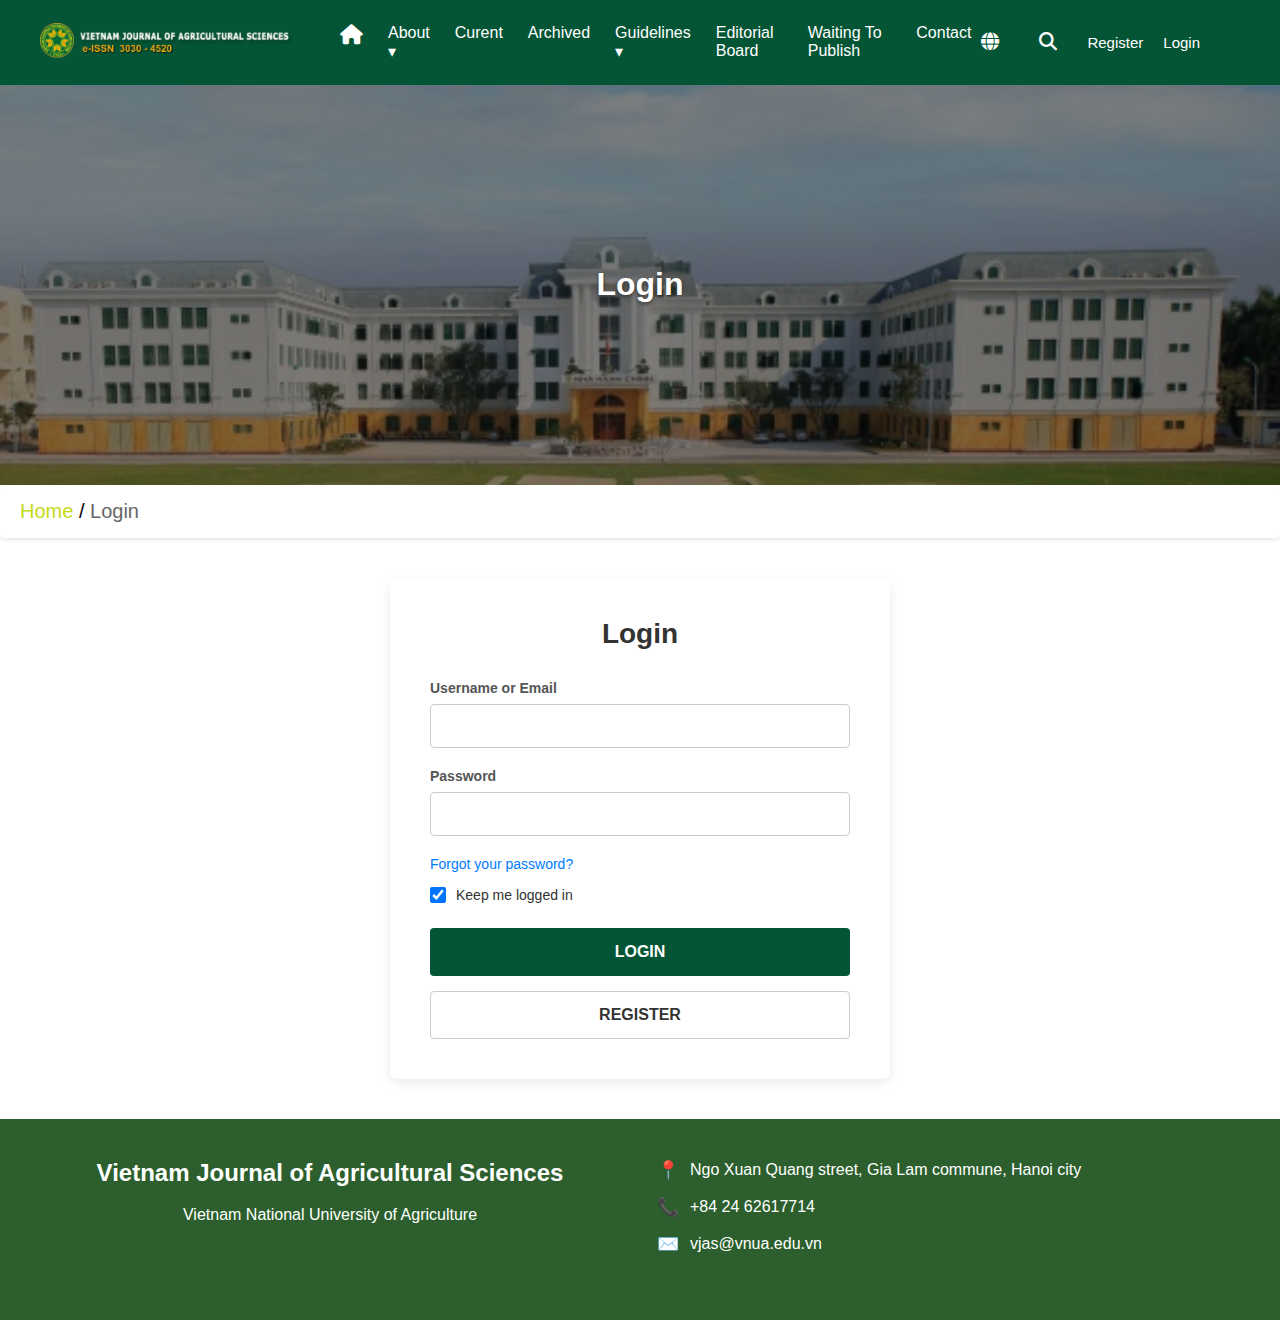
<file: TTCN-trang-ch--main/Login/Login.html>
<!DOCTYPE html>
<html lang="en">
  <head>
    <meta charset="UTF-8" />
    <meta name="viewport" content="width=device-width, initial-scale=1.0" />

    <link rel="stylesheet" href="Login.css" />
    <link
      rel="stylesheet"
      href="https://cdnjs.cloudflare.com/ajax/libs/font-awesome/6.5.0/css/all.min.css"
    />
    <title>Login</title>
  </head>
  <body>
    <div class="navbar">
      <div class="logo">
        <a href="../index.html">
          <img
            src="../img/pageHeaderLogoImage_en.png"
            alt="logo"
            class="logo1"
          />
        </a>
      </div>
      <div class="nav-links">
        <ul>
            <li class="home-icon">
                <a href="../index.html"><i class="fa-solid fa-house"></i></a>
            </li>
            <li class="about">
                <a href="#">about ▾</a>
            <ul class="about-menu">
              <li><a href="../About/About.html">About the Journal</a></li>
              <li>
                <a href="../Privacy Statement/Privacy-Statement.html"
                  >Privacy Statement</a
                >
              </li>
            </ul>
          </li>
          <li class="curent"><a href="../current/current.html">curent</a></li>
          <li class="archived">
            <a href="../Archives/Archives.html">archived</a>
          </li>
          <li class="guidelines">
            <a href="../index.html">guidelines ▾</a>
            <ul class="guidelines-menu">
              <li><a href="../For Authors/For Authors.html">for authors</a></li>
              <li><a href="#">for reviewers</a></li>
              <li><a href="#">for editors</a></li>
              <li><a href="#">publication process</a></li>
              <li><a href="#">technical support</a></li>
              <li><a href="#">publication ethics</a></li>
              <li><a href="#">article processing procedure</a></li>
              <li>
                <a href="#">article processing charges (APC) information</a>
              </li>
              <li>
                <a href="#">how to use grammarly - an useful grammar checker</a>
              </li>
            </ul>
          </li>
          <li class="editorial-board"><a href="#">editorial board</a></li>
          <li class="waiting-to-publish"><a href="#">waiting to publish</a></li>
          <li class="contact"><a href="#">contact</a></li>
        </ul>
      </div>
      <div class="nav-right">
        <div class="language">
          <a href="#" class="icon"><i class="fa-solid fa-globe"></i></a>
          <ul class="language-menu">
            <li><a href="#">English</a></li>
            <li><a href="#">Vietnam</a></li>
          </ul>
        </div>

        <a href="#" class="icon"
          ><i class="fa-solid fa-magnifying-glass"></i
        ></a>
        <a href="../Register/Register.html" class="btn">Register</a>
        <a href="./Login.html" class="btn">Login</a>
      </div>
    </div>
    <div class="hero">
      <div class="hero-container">
        <div class="hero-content">
          <p>Login</p>
        </div>
      </div>
    </div>
    <div class="breadcrumb">
      <a href="../index.html">Home</a> /
      <span>Login</span>
    </div>
    <div class="login-container">
      <form class="login-form">
        <h2>Login</h2>

        <div class="form-group">
          <label for="username">Username or Email</label>
          <input type="text" id="username" name="username" required />
        </div>

        <div class="form-group">
          <label for="password">Password</label>
          <input type="password" id="password" name="password" required />
        </div>

        <a href="#" class="forgot-password">Forgot your password?</a>

        <div class="form-check">
          <input type="checkbox" id="keep-logged-in" checked />
          <label for="keep-logged-in">Keep me logged in</label>
        </div>

        <button type="submit" class="btn-login">LOGIN</button>
        <button
          type="button"
          class="btn-register"
          onclick="window.location.href='../Register/Register.html'"
        >
          REGISTER
        </button>
      </form>
    </div>
    <div class="footer">
      <div class="footer-content">
        <div class="footer-section footer-logo">
          <h2>Vietnam Journal of Agricultural Sciences</h2>
          <p>Vietnam National University of Agriculture</p>
        </div>

        <div class="footer-section contact-info">
          <div class="contact-item">
            <span class="contact-icon">📍</span>
            <span>Ngo Xuan Quang street, Gia Lam commune, Hanoi city</span>
          </div>
          <div class="contact-item">
            <span class="contact-icon">📞</span>
            <span>+84 24 62617714</span>
          </div>
          <div class="contact-item">
            <span class="contact-icon">✉️</span>
            <span>vjas@vnua.edu.vn</span>
          </div>
        </div>
      </div>
    </div>
    </body>
</html>
</file>
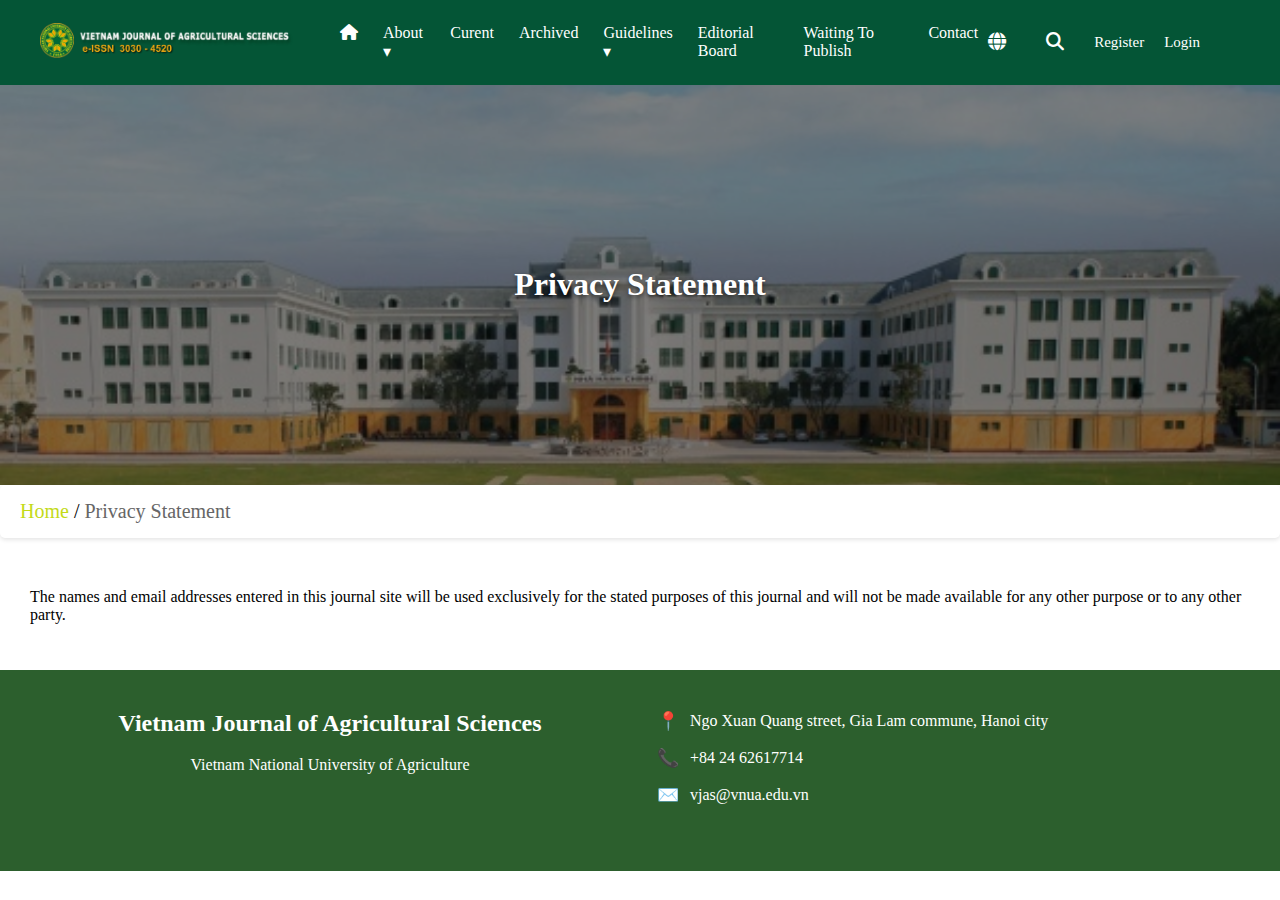
<file: TTCN-trang-ch--main/Privacy Statement/Privacy-Statement.html>
<!DOCTYPE html>
<html lang="en">
  <head>
    <meta charset="UTF-8" />
    <meta name="viewport" content="width=device-width, initial-scale=1.0" />
    <link rel="stylesheet" href="Privacy-Statement.css" />
    <link
      rel="stylesheet"
      href="https://cdnjs.cloudflare.com/ajax/libs/font-awesome/6.5.0/css/all.min.css"
    />
    <title>Privacy Statement</title>
  </head>
  <body>
    <!-- navbar -->
    <div class="navbar">
      <div class="logo">
        <a href="../index.html">
          <img
            src="../img/pageHeaderLogoImage_en.png"
            alt="logo"
            class="logo1"
          />
        </a>
      </div>
      <div class="nav-links">
        <ul>
            <li class="home-icon">
                <a href="../index.html"><i class="fa-solid fa-house"></i></a>
            </li>
            <li class="about">
                <a href="#">about ▾</a>
            <ul class="about-menu">
              <li><a href="../About/About.html">About the Journal</a></li>
              <li>
                <a href="../Privacy Statement/Privacy-Statement.html"
                  >Privacy Statement</a
                >
              </li>
            </ul>
          </li>
          <li class="curent"><a href="../current/current.html">curent</a></li>
          <li class="archived">
            <a href="../Archives/Archives.html">archived</a>
          </li>
          <li class="guidelines">
            <a href="../index.html">guidelines ▾</a>
            <ul class="guidelines-menu">
              <li><a href="../For Authors/For Authors.html">for authors</a></li>
              <li><a href="#">for reviewers</a></li>
              <li><a href="#">for editors</a></li>
              <li><a href="#">publication process</a></li>
              <li><a href="#">technical support</a></li>
              <li><a href="#">publication ethics</a></li>
              <li><a href="#">article processing procedure</a></li>
              <li>
                <a href="#">article processing charges (APC) information</a>
              </li>
              <li>
                <a href="#">how to use grammarly - an useful grammar checker</a>
              </li>
            </ul>
          </li>
          <li class="editorial-board"><a href="#">editorial board</a></li>
          <li class="waiting-to-publish"><a href="#">waiting to publish</a></li>
          <li class="contact"><a href="#">contact</a></li>
        </ul>
      </div>
      <div class="nav-right">
        <div class="language">
          <a href="#" class="icon"><i class="fa-solid fa-globe"></i></a>
          <ul class="language-menu">
            <li><a href="#">English</a></li>
            <li><a href="#">Vietnam</a></li>
          </ul>
        </div>

        <a href="#" class="icon"
          ><i class="fa-solid fa-magnifying-glass"></i
        ></a>
        <a href="#" class="btn">Register</a>
        <a href="#" class="btn">Login</a>
      </div>
    </div>
    <!-- end navbar -->
    <!-- Hero Section -->
    <div class="hero">
      <div class="hero-container">
        <div class="hero-content">
          <p>Privacy Statement</p>
        </div>
      </div>
    </div>
    <!-- end Hero Section -->
    <!-- Phần Breadcrumb  -->
    <div class="breadcrumb">
      <a href="../index.html">Home</a> / <span> Privacy Statement</span>
    </div>
    <!--end Phần Breadcrumb  -->
    <!-- Phần Nội dung chính -->
    <div class="container">
      <div class="article-content">
        <p>
          The names and email addresses entered in this journal site will be
          used exclusively for the stated purposes of this journal and will not
          be made available for any other purpose or to any other party.
        </p>
      </div>
    </div>
    <!-- end nội dung chính -->
    <!-- Footer -->
    <div class="footer">
      <div class="footer-content">
        <div class="footer-section footer-logo">
          <h2>Vietnam Journal of Agricultural Sciences</h2>
          <p>Vietnam National University of Agriculture</p>
        </div>

        <div class="footer-section contact-info">
          <div class="contact-item">
            <span class="contact-icon">📍</span>
            <span>Ngo Xuan Quang street, Gia Lam commune, Hanoi city</span>
          </div>
          <div class="contact-item">
            <span class="contact-icon">📞</span>
            <span>+84 24 62617714</span>
          </div>
          <div class="contact-item">
            <span class="contact-icon">✉️</span>
            <span>vjas@vnua.edu.vn</span>
          </div>
        </div>
      </div>
    </div>
    <!-- end Footer -->
  </body>
</html>
</file>
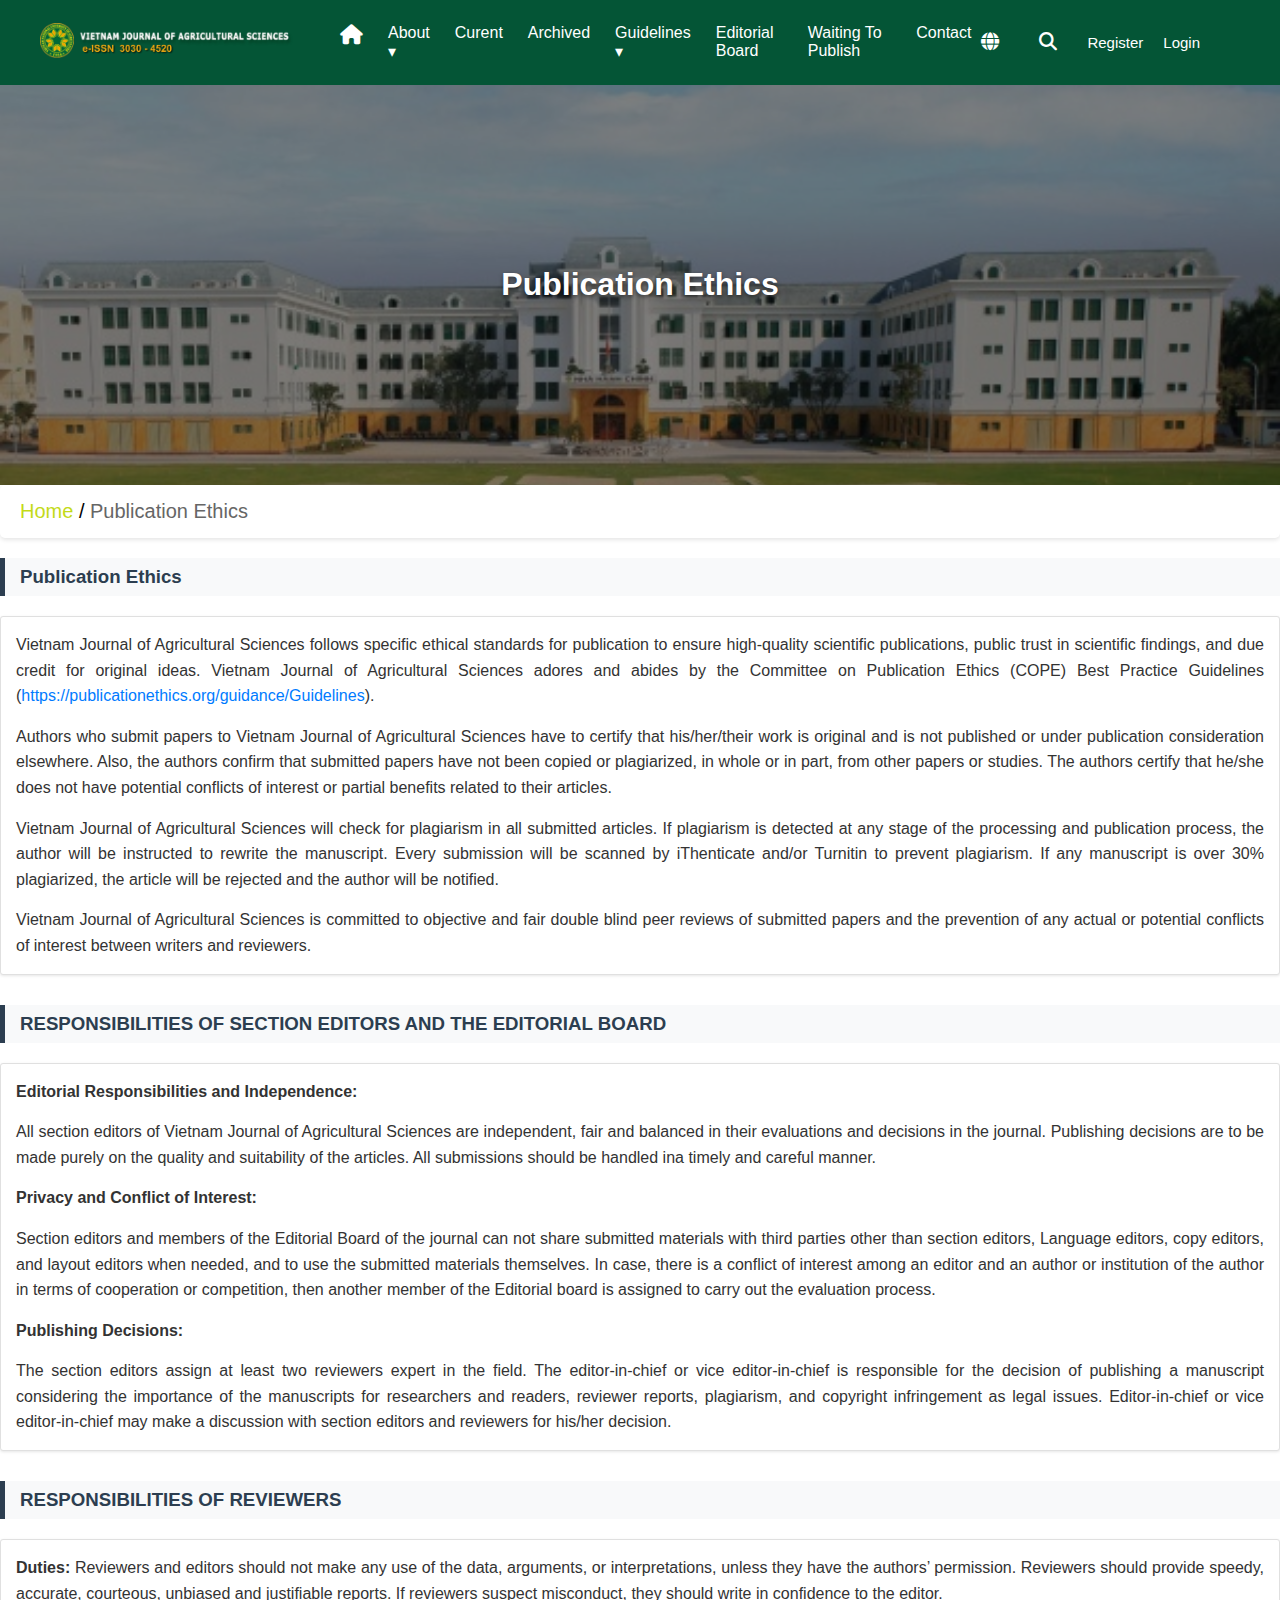
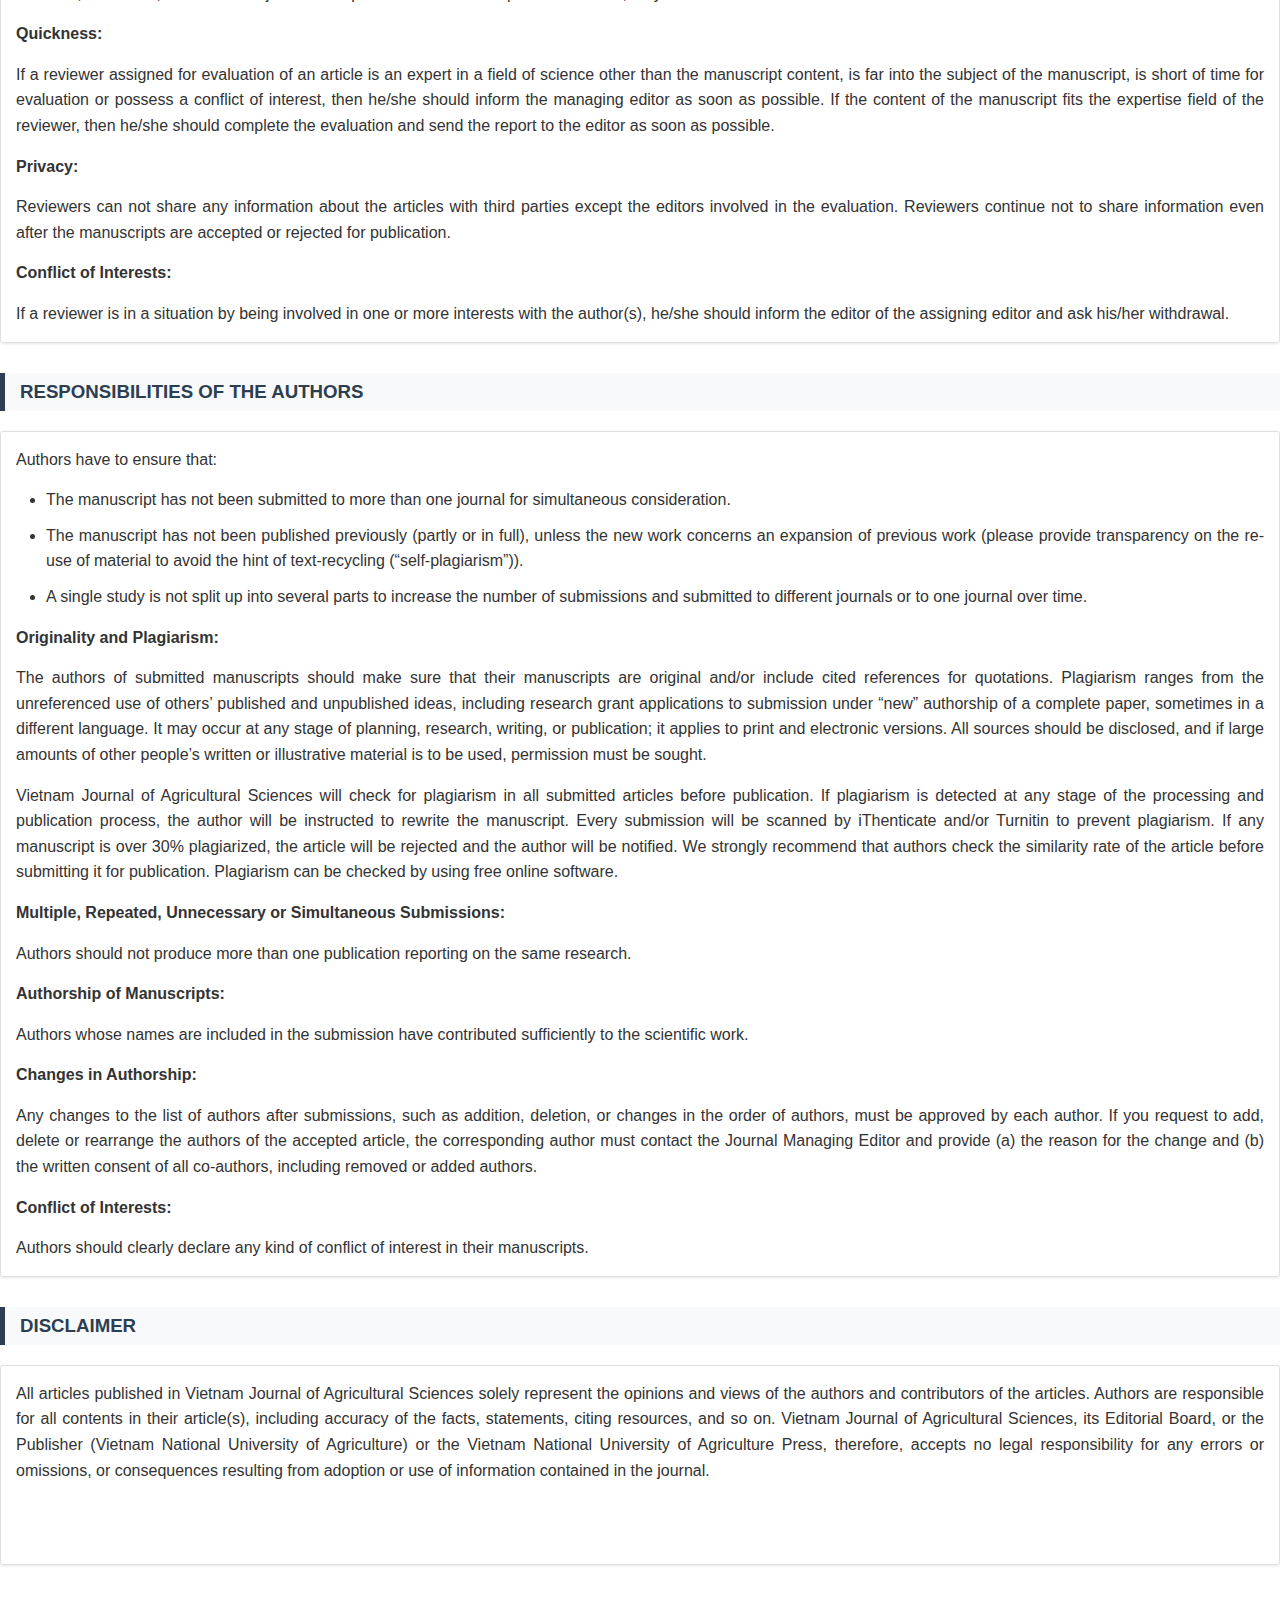
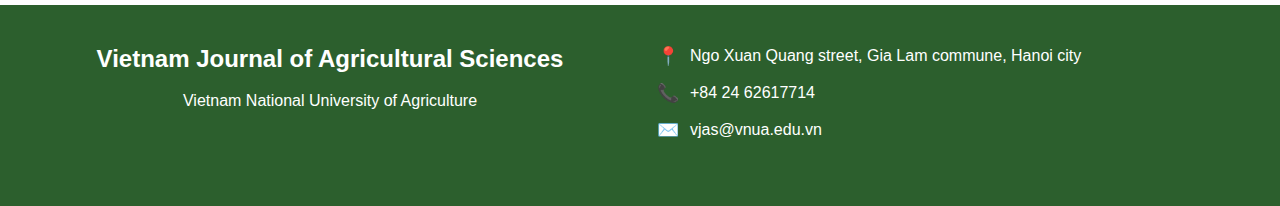
<file: TTCN-trang-ch--main/Publication Ethics/Publication Ethics.html>
<!DOCTYPE html>
<html lang="en">
  <head>
    <meta charset="UTF-8" />
    <meta name="viewport" content="width=device-width, initial-scale=1.0" />
    <link rel="stylesheet" href="Publication Ethics.css" />
    <link
      rel="stylesheet"
      href="https://cdnjs.cloudflare.com/ajax/libs/font-awesome/6.5.0/css/all.min.css"
    />
    <title>Publication Ethics</title>
  </head>
  <body>
    <div class="navbar">
      <div class="logo">
        <a href="../index.html">
          <img
            src="../img/pageHeaderLogoImage_en.png"
            alt="logo"
            class="logo1"
          />
        </a>
      </div>
      <div class="nav-links">
        <ul>
          <li class="home-icon">
            <a href="../index.html"><i class="fa-solid fa-house"></i></a>
          </li>
          <li class="about">
            <a href="#">about ▾</a>
            <ul class="about-menu">
              <li><a href="../About/About.html">About the Journal</a></li>
              <li>
                <a href="../Privacy Statement/Privacy-Statement.html"
                  >Privacy Statement</a
                >
              </li>
            </ul>
          </li>
          <li class="curent"><a href="../current/current.html">curent</a></li>
          <li class="archived">
            <a href="../Archives/Archives.html">archived</a>
          </li>
          <li class="guidelines">
            <a href="../index.html">guidelines ▾</a>
            <ul class="guidelines-menu">
              <li><a href="../For Authors/For Authors.html">for authors</a></li>
              <li><a href="#">for reviewers</a></li>
              <li><a href="../For Editors/For Editors.html">for editors</a></li>
              <li><a href="#">publication process</a></li>
              <li>
                <a href="../Technical Support/Technical Support.html"
                  >technical support</a
                >
              </li>
              <li><a href="./Publication Ethics.html">publication ethics</a></li>
              <li><a href="#">article processing procedure</a></li>
              <li>
                <a href="#">article processing charges (APC) information</a>
              </li>
              <li>
                <a href="#">how to use grammarly - an useful grammar checker</a>
              </li>
            </ul>
          </li>
          <li class="editorial-board"><a href="#">editorial board</a></li>
          <li class="waiting-to-publish"><a href="#">waiting to publish</a></li>
          <li class="contact"><a href="#">contact</a></li>
        </ul>
      </div>
      <div class="nav-right">
        <div class="language">
          <a href="#" class="icon"><i class="fa-solid fa-globe"></i></a>
          <ul class="language-menu">
            <li><a href="#">English</a></li>
            <li><a href="#">Vietnam</a></li>
          </ul>
        </div>

        <a href="#" class="icon"
          ><i class="fa-solid fa-magnifying-glass"></i
        ></a>
        <a href="../Register/Register.html" class="btn">Register</a>
        <a href="../Login/Login.html" class="btn">Login</a>
      </div>
    </div>
    <div class="hero">
      <div class="hero-container">
        <div class="hero-content">
          <p>Publication Ethics</p>
        </div>
      </div>
    </div>
    <div class="breadcrumb">
      <a href="../index.html">Home</a> /
      <span> Publication Ethics</span>
    </div>
    <div class="title">
  
        <div class="title-1">Publication Ethics</div>
        
        <div class="Content">
          <p>
            Vietnam Journal of Agricultural Sciences follows specific ethical standards for publication to ensure high-quality scientific publications, public trust in scientific findings, and due credit for original ideas. Vietnam Journal of Agricultural Sciences adores and abides by the Committee on Publication Ethics (COPE) Best Practice Guidelines 
            (<a href="https://publicationethics.org/guidance/Guidelines" target="_blank" class="a">https://publicationethics.org/guidance/Guidelines</a>).
          </p>
          <p>
            Authors who submit papers to Vietnam Journal of Agricultural Sciences have to certify that his/her/their work is original and is not published or under publication consideration elsewhere. Also, the authors confirm that submitted papers have not been copied or plagiarized, in whole or in part, from other papers or studies. The authors certify that he/she does not have potential conflicts of interest or partial benefits related to their articles.
          </p>
          <p>
            Vietnam Journal of Agricultural Sciences will check for plagiarism in all submitted articles. If plagiarism is detected at any stage of the processing and publication process, the author will be instructed to rewrite the manuscript. Every submission will be scanned by iThenticate and/or Turnitin to prevent plagiarism. If any manuscript is over 30% plagiarized, the article will be rejected and the author will be notified.
          </p>
          <p>
            Vietnam Journal of Agricultural Sciences is committed to objective and fair double blind peer reviews of submitted papers and the prevention of any actual or potential conflicts of interest between writers and reviewers.
          </p>
        </div>
      </div>
      <div class="title">
        
        <div class="title-1">RESPONSIBILITIES OF SECTION EDITORS AND THE EDITORIAL BOARD</div>
        
        <div class="Content">
          <p><strong>Editorial Responsibilities and Independence:</strong></p>
          <p>
            All section editors of Vietnam Journal of Agricultural Sciences are independent, fair and balanced in their evaluations and decisions in the journal. Publishing decisions are to be made purely on the quality and suitability of the articles. All submissions should be handled ina timely and careful manner.
          </p>
          <p><strong>Privacy and Conflict of Interest:</strong></p>
          <p>
            Section editors and members of the Editorial Board of the journal can not share submitted materials with third parties other than section editors, Language editors, copy editors, and layout editors when needed, and to use the submitted materials themselves. In case, there is a conflict of interest among an editor and an author or institution of the author in terms of cooperation or competition, then another member of the Editorial board is assigned to carry out the evaluation process.
          </p>
          <p><strong>Publishing Decisions:</strong></p>
          <p>
            The section editors assign at least two reviewers expert in the field. The editor-in-chief or vice editor-in-chief is responsible for the decision of publishing a manuscript considering the importance of the manuscripts for researchers and readers, reviewer reports, plagiarism, and copyright infringement as legal issues. Editor-in-chief or vice editor-in-chief may make a discussion with section editors and reviewers for his/her decision.
          </p>
        </div>
      </div>
      <div class="title">
        
        <div class="title-1">RESPONSIBILITIES OF REVIEWERS</div>
        
        <div class="Content">
          <p>
            <strong>Duties:</strong> Reviewers and editors should not make any use of the data, arguments, or interpretations, unless they have the authors’ permission. Reviewers should provide speedy, accurate, courteous, unbiased and justifiable reports. If reviewers suspect misconduct, they should write in confidence to the editor.
          </p>
          <p><strong>Quickness:</strong></p>
          <p>
            If a reviewer assigned for evaluation of an article is an expert in a field of science other than the manuscript content, is far into the subject of the manuscript, is short of time for evaluation or possess a conflict of interest, then he/she should inform the managing editor as soon as possible. If the content of the manuscript fits the expertise field of the reviewer, then he/she should complete the evaluation and send the report to the editor as soon as possible.
          </p>
          <p><strong>Privacy:</strong></p>
          <p>
            Reviewers can not share any information about the articles with third parties except the editors involved in the evaluation. Reviewers continue not to share information even after the manuscripts are accepted or rejected for publication.
          </p>
          <p><strong>Conflict of Interests:</strong></p>
          <p>
            If a reviewer is in a situation by being involved in one or more interests with the author(s), he/she should inform the editor of the assigning editor and ask his/her withdrawal.
          </p>
        </div>
      </div>
      <div class="title">
        
        <div class="title-1">RESPONSIBILITIES OF THE AUTHORS</div>
        
        <div class="Content">
          <p>Authors have to ensure that:</p>
          <ul style="margin-left: 30px; margin-bottom: 15px; margin-top: 15px;">
            <li style="margin-bottom: 10px;">
              The manuscript has not been submitted to more than one journal for simultaneous consideration.
            </li>
            <li style="margin-bottom: 10px;">
              The manuscript has not been published previously (partly or in full), unless the new work concerns an expansion of previous work (please provide transparency on the re-use of material to avoid the hint of text-recycling (“self-plagiarism”)).
            </li>
            <li style="margin-bottom: 10px;">
              A single study is not split up into several parts to increase the number of submissions and submitted to different journals or to one journal over time.
            </li>
          </ul>
      
          <p><strong>Originality and Plagiarism:</strong></p>
          <p>
            The authors of submitted manuscripts should make sure that their manuscripts are original and/or include cited references for quotations. Plagiarism ranges from the unreferenced use of others’ published and unpublished ideas, including research grant applications to submission under “new” authorship of a complete paper, sometimes in a different language. It may occur at any stage of planning, research, writing, or publication; it applies to print and electronic versions. All sources should be disclosed, and if large amounts of other people’s written or illustrative material is to be used, permission must be sought.
          </p>
          <p>
            Vietnam Journal of Agricultural Sciences will check for plagiarism in all submitted articles before publication. If plagiarism is detected at any stage of the processing and publication process, the author will be instructed to rewrite the manuscript. Every submission will be scanned by iThenticate and/or Turnitin to prevent plagiarism. If any manuscript is over 30% plagiarized, the article will be rejected and the author will be notified. We strongly recommend that authors check the similarity rate of the article before submitting it for publication. Plagiarism can be checked by using free online software.
          </p>
          <p><strong>Multiple, Repeated, Unnecessary or Simultaneous Submissions:</strong></p>
          <p>
            Authors should not produce more than one publication reporting on the same research.
          </p>
          <p><strong>Authorship of Manuscripts:</strong></p>
          <p>
            Authors whose names are included in the submission have contributed sufficiently to the scientific work.
          </p>
          <p><strong>Changes in Authorship:</strong></p>
          <p>
            Any changes to the list of authors after submissions, such as addition, deletion, or changes in the order of authors, must be approved by each author. If you request to add, delete or rearrange the authors of the accepted article, the corresponding author must contact the Journal Managing Editor and provide (a) the reason for the change and (b) the written consent of all co-authors, including removed or added authors.
          </p>
          <p><strong>Conflict of Interests:</strong></p>
          <p>
            Authors should clearly declare any kind of conflict of interest in their manuscripts.
          </p>
        </div>
      </div>
      <div class="title">
        
        <div class="title-1">DISCLAIMER</div>
        
        <div class="Content">
          <p>
            All articles published in Vietnam Journal of Agricultural Sciences solely represent the opinions and views of the authors and contributors of the articles. Authors are responsible for all contents in their article(s), including accuracy of the facts, statements, citing resources, and so on. Vietnam Journal of Agricultural Sciences, its Editorial Board, or the Publisher (Vietnam National University of Agriculture) or the Vietnam National University of Agriculture Press, therefore, accepts no legal responsibility for any errors or omissions, or consequences resulting from adoption or use of information contained in the journal.
          </p>
        </div>
      </div>

    <div class="footer">
      <div class="footer-content">
        <div class="footer-section footer-logo">
          <h2>Vietnam Journal of Agricultural Sciences</h2>
          <p>Vietnam National University of Agriculture</p>
        </div>

        <div class="footer-section contact-info">
          <div class="contact-item">
            <span class="contact-icon">📍</span>
            <span>Ngo Xuan Quang street, Gia Lam commune, Hanoi city</span>
          </div>
          <div class="contact-item">
            <span class="contact-icon">📞</span>
            <span>+84 24 62617714</span>
          </div>
          <div class="contact-item">
            <span class="contact-icon">✉️</span>
            <span>vjas@vnua.edu.vn</span>
          </div>
        </div>
      </div>
    </div>
    </body>
</html>
</file>
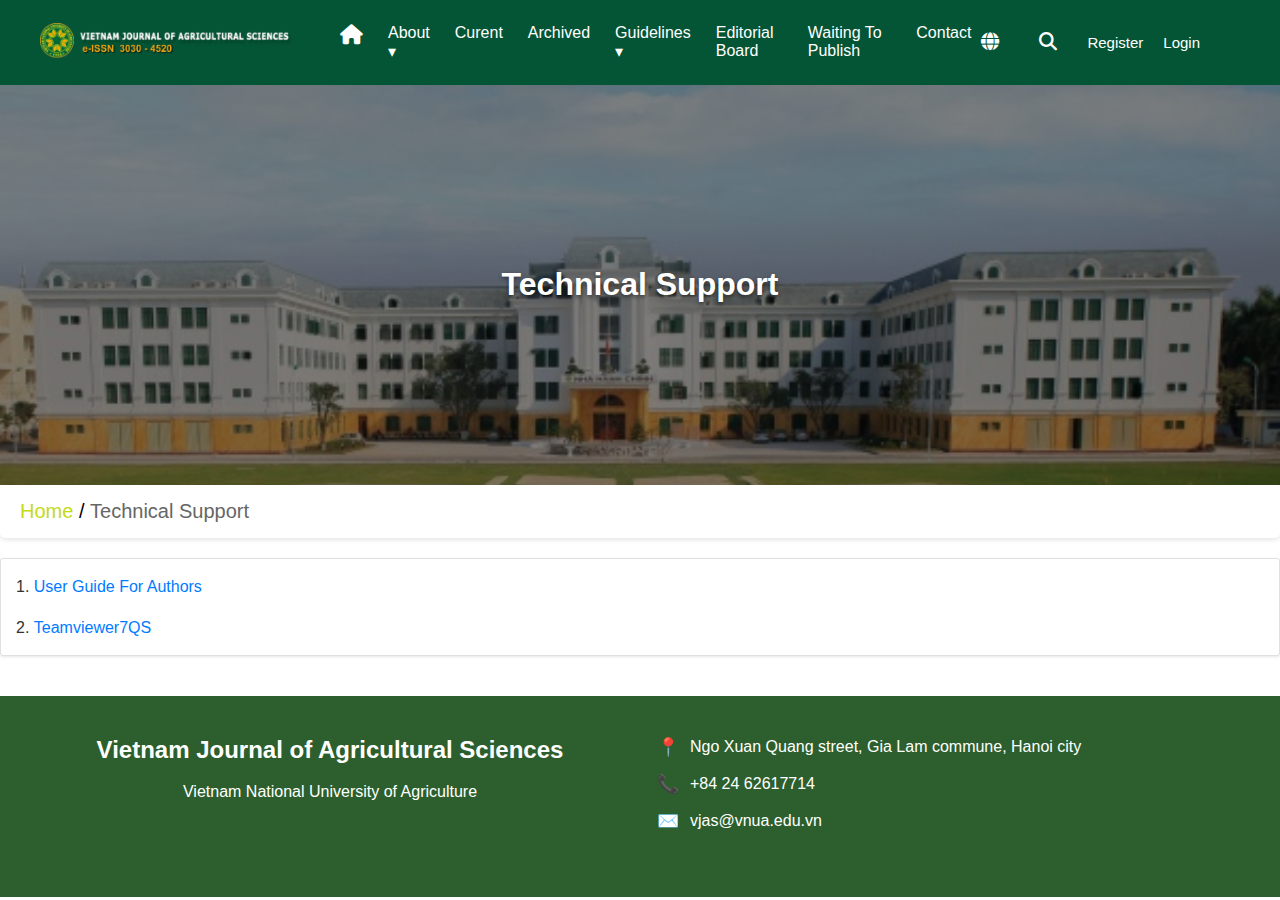
<file: TTCN-trang-ch--main/Technical Support/Technical Support.html>
<!DOCTYPE html>
<html lang="en">
  <head>
    <meta charset="UTF-8" />
    <meta name="viewport" content="width=device-width, initial-scale=1.0" />
    <link rel="stylesheet" href="Technical Support.css" />
    <link
      rel="stylesheet"
      href="https://cdnjs.cloudflare.com/ajax/libs/font-awesome/6.5.0/css/all.min.css"
    />
    <title>Technical Support</title>
  </head>
  <body>
    <div class="navbar">
      <div class="logo">
        <a href="../index.html">
          <img
            src="../img/pageHeaderLogoImage_en.png"
            alt="logo"
            class="logo1"
          />
        </a>
      </div>
      <div class="nav-links">
        <ul>
          <li class="home-icon">
            <a href="../index.html"><i class="fa-solid fa-house"></i></a>
          </li>
          <li class="about">
            <a href="#">about ▾</a>
            <ul class="about-menu">
              <li><a href="../About/About.html">About the Journal</a></li>
              <li>
                <a href="../Privacy Statement/Privacy-Statement.html"
                  >Privacy Statement</a
                >
              </li>
            </ul>
          </li>
          <li class="curent"><a href="../current/current.html">curent</a></li>
          <li class="archived">
            <a href="../Archives/Archives.html">archived</a>
          </li>
          <li class="guidelines">
            <a href="../index.html">guidelines ▾</a>
            <ul class="guidelines-menu">
              <li><a href="../For Authors/For Authors.html">for authors</a></li>
              <li><a href="#">for reviewers</a></li>
              <li><a href="../For Editors/For Editors.html">for editors</a></li>
              <li><a href="#">publication process</a></li>
              <li><a href="./Technical Support.html">technical support</a></li>
              <li><a href="#">publication ethics</a></li>
              <li><a href="#">article processing procedure</a></li>
              <li>
                <a href="#">article processing charges (APC) information</a>
              </li>
              <li>
                <a href="#">how to use grammarly - an useful grammar checker</a>
              </li>
            </ul>
          </li>
          <li class="editorial-board"><a href="#">editorial board</a></li>
          <li class="waiting-to-publish"><a href="#">waiting to publish</a></li>
          <li class="contact"><a href="#">contact</a></li>
        </ul>
      </div>
      <div class="nav-right">
        <div class="language">
          <a href="#" class="icon"><i class="fa-solid fa-globe"></i></a>
          <ul class="language-menu">
            <li><a href="#">English</a></li>
            <li><a href="#">Vietnam</a></li>
          </ul>
        </div>

        <a href="#" class="icon"
          ><i class="fa-solid fa-magnifying-glass"></i
        ></a>
        <a href="../Register/Register.html" class="btn">Register</a>
        <a href="../Login/Login.html" class="btn">Login</a>
      </div>
    </div>
    <div class="hero">
      <div class="hero-container">
        <div class="hero-content">
          <p>Technical Support</p>
        </div>
      </div>
    </div>
    <div class="breadcrumb">
      <a href="../index.html">Home</a> /
      <span> Technical Support</span>
    </div>
    <div class="title">
      <div class="Content">
        <p style="margin-bottom: 15px;">
          1. 
          <a 
            href="https://vjas.vnua.edu.vn/support/user-guide-author.pdf" 
            target="_blank" 
            class="a">
            User Guide For Authors
          </a>
        </p>
        <p>
          2. 
          <a 
            href="https://vjas.vnua.edu.vn/support/TeamViewer7QS.exe" 
            class="a" 
            download>
            Teamviewer7QS
          </a>
        </p>
      </div>
    </div>
    
    <div class="footer">
      <div class="footer-content">
        <div class="footer-section footer-logo">
          <h2>Vietnam Journal of Agricultural Sciences</h2>
          <p>Vietnam National University of Agriculture</p>
        </div>

        <div class="footer-section contact-info">
          <div class="contact-item">
            <span class="contact-icon">📍</span>
            <span>Ngo Xuan Quang street, Gia Lam commune, Hanoi city</span>
          </div>
          <div class="contact-item">
            <span class="contact-icon">📞</span>
            <span>+84 24 62617714</span>
          </div>
          <div class="contact-item">
            <span class="contact-icon">✉️</span>
            <span>vjas@vnua.edu.vn</span>
          </div>
        </div>
      </div>
    </div>
    </body>
</html>
</file>
<file: TTCN-trang-ch--main/Article Processing Charges (APC) Information/Article Processing Charges (APC) Information.css>
/* =================================
   FILE: Article Processing Charges (APC) Information.css
   Mô tả: Chứa TẤT CẢ style cho trang APC.html
   ================================= */

/* Bắt đầu Reset mặc định */
* {
    margin: 0;
    padding: 0;
    box-sizing: border-box;
  }
  body {
    padding-top: 85px;
    font-family: Arial, sans-serif;
  }
  /* Kết thúc Reset mặc định */
  
  /* Bắt đầu Thanh navbar */
  .navbar {
    position: fixed;
    top: 0;
    width: 100%;
    height: 85px;
    background-color: #045536;
    display: flex;
    align-items: center;
    justify-content: space-between;
    padding: 0 40px;
    z-index: 1000;
  }
  
  .logo1 {
    width: 260px;
    height: 60px;
    object-fit: contain;
  }
  
  .nav-links > ul {
    list-style: none;
    display: flex;
    gap: 25px;
    margin-left: 40px;
  }
  
  .nav-links li {
    position: relative;
  }
  
  .nav-links a {
    color: #fff;
    text-decoration: none;
    font-weight: 500;
    text-transform: capitalize;
    transition: color 0.3s ease;
  }
  
  .nav-links a:hover {
    color: #ccc;
  }
  
  /* Bắt đầu style Nút Home (Đồng bộ) */
  .home-icon a {
    font-size: 20px; /* Kích thước chuẩn */
    color: #fff !important; /* Luôn màu trắng (quan trọng) */
    padding-top: 2px; /* Căn chỉnh icon cho đẹp */
  }
  
  .home-icon a:hover {
    color: #f1c40f !important; /* Màu vàng khi hover */
  }
  /* Kết thúc style Nút Home */
  
  .about-menu,
  .guidelines-menu {
    position: absolute;
    top: 100%;
    left: 0;
    width: 280px;
    background-color: #111;
    border-radius: 6px;
    padding: 10px 0;
    opacity: 0;
    visibility: hidden;
    transform: translateY(10px);
    transition: all 0.25s ease;
    z-index: 999;
    box-shadow: 0 8px 20px rgba(0, 0, 0, 0.3);
    display: block;
  }
  
  .about-menu li,
  .guidelines-menu li {
    display: block;
    padding: 10px 25px;
  }
  
  .about-menu a,
  .guidelines-menu a {
    color: #fff;
    display: block;
    text-decoration: none;
    font-size: 15px;
    line-height: 1.5;
  }
  
  .about-menu a:hover,
  .guidelines-menu a:hover {
    background-color: #1f1f1f;
  }
  
  .about:hover .about-menu,
  .guidelines:hover .guidelines-menu {
    opacity: 1;
    visibility: visible;
    transform: translateY(0);
  }
  
  .nav-right {
    display: flex;
    align-items: center;
    gap: 20px;
    margin-right: 40px;
  }
  
  .nav-right .btn {
    color: #fff;
    text-decoration: none;
    font-size: 15px;
  }
  .nav-right .btn:hover {
    color: #f1c40f;
  }
  
  .language {
    position: relative;
  }
  
  .language-menu {
    position: absolute;
    top: 100%;
    left: -20px;
    width: 150px;
    background-color: #111;
    border-radius: 6px;
    padding: 10px 0;
    opacity: 0;
    visibility: hidden;
    transform: translateY(10px);
    transition: all 0.25s ease;
    z-index: 999;
    box-shadow: 0 8px 20px rgba(0, 0, 0, 0.3);
    display: block;
  }
  
  .language-menu li {
    display: block;
    padding: 10px 25px;
  }
  
  .language-menu a {
    color: #fff;
    display: block;
    text-decoration: none;
    font-size: 15px;
    line-height: 1.5;
    transition: all 0.3s ease;
  }
  .nav-right .fa-solid {
    color: white;
  }
  .language-menu a:hover {
    background-color: #1f1f1f;
    color: #f1c40f;
  }
  
  .language:hover .language-menu {
    opacity: 1;
    visibility: visible;
    transform: translateY(0);
  }
  
  .language .icon,
  .nav-right > .icon {
    color: #fff;
    font-size: 18px;
    padding: 10px;
    display: inline-block;
    transition: color 0.3s ease;
  }
  
  .language .icon:hover,
  .nav-right > .icon:hover {
    color: #f1c40f;
  }
  /* Kết thúc Thanh navbar */
  
  /* Bắt đầu Hero Section */
  .hero {
    background-image: url(../img/2018-0402hvnn002.jpg);
    background-size: cover;
    background-position: center;
    background-repeat: no-repeat;
    color: white;
    padding: 3rem 1rem;
    min-height: 400px;
    display: flex;
    align-items: center;
    position: relative;
  }
  .hero::before {
    content: "";
    position: absolute;
    top: 0;
    left: 0;
    right: 0;
    bottom: 0;
    background: rgba(0, 0, 0, 0.5);
    z-index: 1;
  }
  .hero-container {
    max-width: 1200px;
    margin: 0 auto;
    width: 100%;
    position: relative;
    z-index: 2;
  }
  .hero-content {
    display: flex;
    justify-content: center;
    align-items: center;
    text-align: center;
    width: 100%;
  }
  .hero-content p {
    font-size: 32px;
    font-weight: 700;
    margin: 0;
    line-height: 1.3;
    text-shadow: 0 2px 4px rgba(0, 0, 0, 0.5);
  }
  /* Kết thúc Hero Section */
  
  /* Bắt đầu Phần Breadcrumb */
  .breadcrumb {
    background-color: #fff;
    padding: 15px 20px;
    border-radius: 5px;
    box-shadow: 0 2px 4px rgba(0, 0, 0, 0.1);
    margin-bottom: 20px;
    font-size: 20px;
  }
  
  .breadcrumb a {
    color: #c3da18;
    text-decoration: none;
    transition: color 0.3s ease;
  }
  
  .breadcrumb a:hover {
    color: #4caf50;
    text-decoration: underline;
  }
  
  .breadcrumb span {
    color: #666;
    font-weight: 500;
  }
  /* Kết thúc Phần Breadcrumb */
  
  /* Bắt đầu Style Content (Giống hệt For Authors/Editors) */
  .topic {
    margin-bottom: 40px;
    text-align: center;
    padding: 20px 0;
  }
  
  .topic-1 {
    font-size: 18pt;
    font-weight: bold;
    text-transform: uppercase;
    color: #2c3e50;
    border-bottom: 3px solid #2c3e50;
    padding-bottom: 15px;
    display: inline-block;
    letter-spacing: 1px;
  }
  
  .title {
    margin-bottom: 30px;
  }
  
  .title-1 {
    font-size: 14pt;
    font-weight: bold;
    color: #2c3e50;
    margin-bottom: 20px;
    padding: 8px 0 8px 15px;
    border-left: 5px solid #2c3e50;
    background-color: #f8f9fa;
  }
  
  .Content {
    font-size: 12pt;
    line-height: 1.6;
    color: #333;
    text-align: justify;
    padding: 20px; /* Tăng padding cho đẹp */
    background-color: #fff;
    border: 1px solid #e0e0e0;
    border-radius: 3px;
    box-shadow: 0 1px 3px rgba(0, 0, 0, 0.1);
  }
  
  .Content p {
    margin-bottom: 15px;
  }
  
  .Content p:last-child {
    margin-bottom: 0;
  }
  
  /* Style cho các link bên trong .Content */
  .Content .a {
    color: #007bff; /* Màu link xanh dương */
    text-decoration: none;
    font-weight: 500;
  }
  .Content .a:hover {
    color: #0056b3;
    text-decoration: underline;
  }
  /* Kết thúc Style Content */
  
  /* Bắt đầu Footer */
  .footer {
    background-color: #2c5f2d;
    color: white;
    padding: 40px 20px;
    text-align: center;
    margin-top: 40px;
  }
  
  .footer-content {
    max-width: 1500px;
    margin: 0px auto;
    display: flex;
    flex-wrap: wrap;
    justify-content: space-around;
    align-items: flex-start;
  }
  
  .footer-section {
    flex: 1;
    min-width: 300px;
    margin-bottom: 10px;
    padding: 0 15px;
  }
  
  .footer-logo h2 {
    font-size: 24px;
    margin-bottom: 15px;
    color: #fff;
  }
  
  .footer-logo p {
    font-size: 16px;
    line-height: 1.6;
    margin-bottom: 10px;
  }
  
  .contact-info {
    text-align: left;
  }
  
  .contact-item {
    display: flex;
    align-items: center;
    margin-bottom: 15px;
  }
  
  .contact-icon {
    margin-right: 10px;
    font-size: 18px;
    width: 25px;
    text-align: center;
  }
  
  .footer-bottom {
    margin-top: 30px;
    padding-top: 20px;
    border-top: 1px solid rgba(255, 255, 255, 0.2);
    text-align: center;
    font-size: 14px;
  }
  /* Kết thúc Footer */
</file>
<file: TTCN-trang-ch--main/Article processing procedure/Article processing procedure.css>
/* =================================
   FILE: Article processing procedure.css
   Mô tả: Chứa TẤT CẢ style cho trang Article processing procedure.html
   ================================= */

/* Bắt đầu Reset mặc định */
* {
    margin: 0;
    padding: 0;
    box-sizing: border-box;
  }
  body {
    padding-top: 85px;
    font-family: Arial, sans-serif;
  }
  /* Kết thúc Reset mặc định */
  
  /* Bắt đầu Thanh navbar */
  .navbar {
    position: fixed;
    top: 0;
    width: 100%;
    height: 85px;
    background-color: #045536;
    display: flex;
    align-items: center;
    justify-content: space-between;
    padding: 0 40px;
    z-index: 1000;
  }
  
  .logo1 {
    width: 260px;
    height: 60px;
    object-fit: contain;
  }
  
  .nav-links > ul {
    list-style: none;
    display: flex;
    gap: 25px;
    margin-left: 40px;
  }
  
  .nav-links li {
    position: relative;
  }
  
  .nav-links a {
    color: #fff;
    text-decoration: none;
    font-weight: 500;
    text-transform: capitalize;
    transition: color 0.3s ease;
  }
  
  .nav-links a:hover {
    color: #ccc;
  }
  
  /* Bắt đầu style Nút Home (Đồng bộ) */
  .home-icon a {
    font-size: 20px; /* Kích thước chuẩn */
    color: #fff !important; /* Luôn màu trắng (quan trọng) */
    padding-top: 2px; /* Căn chỉnh icon cho đẹp */
  }
  
  .home-icon a:hover {
    color: #f1c40f !important; /* Màu vàng khi hover */
  }
  /* Kết thúc style Nút Home */
  
  .about-menu,
  .guidelines-menu {
    position: absolute;
    top: 100%;
    left: 0;
    width: 280px;
    background-color: #111;
    border-radius: 6px;
    padding: 10px 0;
    opacity: 0;
    visibility: hidden;
    transform: translateY(10px);
    transition: all 0.25s ease;
    z-index: 999;
    box-shadow: 0 8px 20px rgba(0, 0, 0, 0.3);
    display: block;
  }
  
  .about-menu li,
  .guidelines-menu li {
    display: block;
    padding: 10px 25px;
  }
  
  .about-menu a,
  .guidelines-menu a {
    color: #fff;
    display: block;
    text-decoration: none;
    font-size: 15px;
    line-height: 1.5;
  }
  
  .about-menu a:hover,
  .guidelines-menu a:hover {
    background-color: #1f1f1f;
  }
  
  .about:hover .about-menu,
  .guidelines:hover .guidelines-menu {
    opacity: 1;
    visibility: visible;
    transform: translateY(0);
  }
  
  .nav-right {
    display: flex;
    align-items: center;
    gap: 20px;
    margin-right: 40px;
  }
  
  .nav-right .btn {
    color: #fff;
    text-decoration: none;
    font-size: 15px;
  }
  .nav-right .btn:hover {
    color: #f1c40f;
  }
  
  .language {
    position: relative;
  }
  
  .language-menu {
    position: absolute;
    top: 100%;
    left: -20px;
    width: 150px;
    background-color: #111;
    border-radius: 6px;
    padding: 10px 0;
    opacity: 0;
    visibility: hidden;
    transform: translateY(10px);
    transition: all 0.25s ease;
    z-index: 999;
    box-shadow: 0 8px 20px rgba(0, 0, 0, 0.3);
    display: block;
  }
  
  .language-menu li {
    display: block;
    padding: 10px 25px;
  }
  
  .language-menu a {
    color: #fff;
    display: block;
    text-decoration: none;
    font-size: 15px;
    line-height: 1.5;
    transition: all 0.3s ease;
  }
  .nav-right .fa-solid {
    color: white;
  }
  .language-menu a:hover {
    background-color: #1f1f1f;
    color: #f1c40f;
  }
  
  .language:hover .language-menu {
    opacity: 1;
    visibility: visible;
    transform: translateY(0);
  }
  
  .language .icon,
  .nav-right > .icon {
    color: #fff;
    font-size: 18px;
    padding: 10px;
    display: inline-block;
    transition: color 0.3s ease;
  }
  
  .language .icon:hover,
  .nav-right > .icon:hover {
    color: #f1c40f;
  }
  /* Kết thúc Thanh navbar */
  
  /* Bắt đầu Hero Section */
  .hero {
    background-image: url(../img/2018-0402hvnn002.jpg);
    background-size: cover;
    background-position: center;
    background-repeat: no-repeat;
    color: white;
    padding: 3rem 1rem;
    min-height: 400px;
    display: flex;
    align-items: center;
    position: relative;
  }
  .hero::before {
    content: "";
    position: absolute;
    top: 0;
    left: 0;
    right: 0;
    bottom: 0;
    background: rgba(0, 0, 0, 0.5);
    z-index: 1;
  }
  .hero-container {
    max-width: 1200px;
    margin: 0 auto;
    width: 100%;
    position: relative;
    z-index: 2;
  }
  .hero-content {
    display: flex;
    justify-content: center;
    align-items: center;
    text-align: center;
    width: 100%;
  }
  .hero-content p {
    font-size: 32px;
    font-weight: 700;
    margin: 0;
    line-height: 1.3;
    text-shadow: 0 2px 4px rgba(0, 0, 0, 0.5);
  }
  /* Kết thúc Hero Section */
  
  /* Bắt đầu Phần Breadcrumb */
  .breadcrumb {
    background-color: #fff;
    padding: 15px 20px;
    border-radius: 5px;
    box-shadow: 0 2px 4px rgba(0, 0, 0, 0.1);
    margin-bottom: 20px;
    font-size: 20px;
  }
  
  .breadcrumb a {
    color: #c3da18;
    text-decoration: none;
    transition: color 0.3s ease;
  }
  
  .breadcrumb a:hover {
    color: #4caf50;
    text-decoration: underline;
  }
  
  .breadcrumb span {
    color: #666;
    font-weight: 500;
  }
  /* Kết thúc Phần Breadcrumb */
  
  /* Bắt đầu Style Content (Giống hệt For Authors/Editors) */
  .topic {
    margin-bottom: 40px;
    text-align: center;
    padding: 20px 0;
  }
  
  .topic-1 {
    font-size: 18pt;
    font-weight: bold;
    text-transform: uppercase;
    color: #2c3e50;
    border-bottom: 3px solid #2c3e50;
    padding-bottom: 15px;
    display: inline-block;
    letter-spacing: 1px;
  }
  
  .title {
    margin-bottom: 30px;
  }
  
  .title-1 {
    font-size: 14pt;
    font-weight: bold;
    color: #2c3e50;
    margin-bottom: 20px;
    padding: 8px 0 8px 15px;
    border-left: 5px solid #2c3e50;
    background-color: #f8f9fa;
  }
  
  .Content {
    font-size: 12pt;
    line-height: 1.6;
    color: #333;
    text-align: justify;
    padding: 15px;
    background-color: #fff;
    border: 1px solid #e0e0e0;
    border-radius: 3px;
    box-shadow: 0 1px 3px rgba(0, 0, 0, 0.1);
  }
  
  .Content p {
    margin-bottom: 15px;
  }
  
  .Content p:last-child {
    margin-bottom: 0;
  }
  
  .Content .a {
    color: #007bff;
    text-decoration: none;
    font-weight: 500;
  }
  .Content .a:hover {
    color: #0056b3;
    text-decoration: underline;
  }
  /* Kết thúc Style Content */
  
  /* Bắt đầu Style RIÊNG cho ảnh quy trình */
  #procedure-image-container {
    text-align: center; /* Ghi đè text-align: justify để căn giữa ảnh */
    padding: 25px; /* Thêm khoảng đệm */
  }
  
  #procedure-image-container img {
    max-width: 100%; /* Đảm bảo ảnh co dãn theo màn hình */
    height: auto; /* Giữ tỷ lệ ảnh */
    border: 1px solid #ccc; /* Thêm viền mỏng */
  }
  /* Kết thúc Style RIÊNG cho ảnh quy trình */
  
  
  /* Bắt đầu Footer */
  .footer {
    background-color: #2c5f2d;
    color: white;
    padding: 40px 20px;
    text-align: center;
    margin-top: 40px;
  }
  
  .footer-content {
    max-width: 1500px;
    margin: 0px auto;
    display: flex;
    flex-wrap: wrap;
    justify-content: space-around;
    align-items: flex-start;
  }
  
  .footer-section {
    flex: 1;
    min-width: 300px;
    margin-bottom: 10px;
    padding: 0 15px;
  }
  
  .footer-logo h2 {
    font-size: 24px;
    margin-bottom: 15px;
    color: #fff;
  }
  
  .footer-logo p {
    font-size: 16px;
    line-height: 1.6;
    margin-bottom: 10px;
  }
  
  .contact-info {
    text-align: left;
  }
  
  .contact-item {
    display: flex;
    align-items: center;
    margin-bottom: 15px;
  }
  
  .contact-icon {
    margin-right: 10px;
    font-size: 18px;
    width: 25px;
    text-align: center;
  }
  
  .footer-bottom {
    margin-top: 30px;
    padding-top: 20px;
    border-top: 1px solid rgba(255, 255, 255, 0.2);
    text-align: center;
    font-size: 14px;
  }
  /* Kết thúc Footer */
</file>
<file: TTCN-trang-ch--main/style.css>
/* Reset mặc định */
* {
  margin: 0;
  padding: 0;
  box-sizing: border-box;
}
body {
  padding-top: 85px;
}

/* Thanh navbar */
.navbar {
  position: fixed;
  top: 0;
  width: 100%;
  height: 85px;
  background-color: #045536;
  display: flex;
  align-items: center;
  justify-content: space-between;
  padding: 0 40px;
  z-index: 1000;
}

/* Logo */
.logo1 {
  width: 260px;
  height: 60px;
  object-fit: contain;
}

/* Menu chính */
.nav-links > ul {
  list-style: none;
  display: flex;
  gap: 25px;
  margin-left: 40px;
}

.nav-links li {
  position: relative;
}

.nav-links a {
  color: #fff;
  text-decoration: none;
  font-weight: 500;
  text-transform: capitalize;
  transition: color 0.3s ease;
}

.nav-links a:hover {
  color: #ccc;
}

/* Dropdown menu */
.about-menu,
.guidelines-menu {
  position: absolute;
  top: 100%;
  left: 0;
  width: 280px;
  background-color: #111;
  border-radius: 6px;
  padding: 10px 0;
  opacity: 0;
  visibility: hidden;
  transform: translateY(10px);
  transition: all 0.25s ease;
  z-index: 999;
  box-shadow: 0 8px 20px rgba(0, 0, 0, 0.3);
  display: block;
}

/* Các mục trong dropdown */
.about-menu li,
.guidelines-menu li {
  display: block;
  padding: 10px 25px;
}

.about-menu a,
.guidelines-menu a {
  color: #fff;
  display: block;
  text-decoration: none;
  font-size: 15px;
  line-height: 1.5;
}

.about-menu a:hover,
.guidelines-menu a:hover {
  background-color: #1f1f1f;
}

/* Hover để hiển thị */
.about:hover .about-menu,
.guidelines:hover .guidelines-menu {
  opacity: 1;
  visibility: visible;
  transform: translateY(0);
}

/* Bắt đầu style Nút Home */
.home-icon a {
  font-size: 20px; /* Đồng bộ kích thước icon */
  color: #fff; /* Đảm bảo icon luôn màu trắng */
  padding-top: 2px; /* Căn chỉnh icon cho đẹp hơn */
}

.home-icon a:hover {
  color: #f1c40f; /* Đổi màu khi hover, giống các nút khác */
}
/* Kết thúc style Nút Home */

/* Nav phải */
.nav-right {
  display: flex;
  align-items: center;
  gap: 20px;
  margin-right: 40px;
}

/* Nút Register / Login */
.nav-right .btn {
  color: #fff;
  text-decoration: none;
  font-size: 15px;
}
.nav-right .btn:hover {
  color: #f1c40f;
}

/* Icon (globe, search) */
.language {
  position: relative;
}

.language-menu {
  position: absolute;
  top: 100%;
  left: -20px;
  width: 150px;
  background-color: #111;
  border-radius: 6px;
  padding: 10px 0;
  opacity: 0;
  visibility: hidden;
  transform: translateY(10px);
  transition: all 0.25s ease;
  z-index: 999;
  box-shadow: 0 8px 20px rgba(0, 0, 0, 0.3);
  display: block;
}

.language-menu li {
  display: block;
  padding: 10px 25px;
}

.language-menu a {
  color: #fff;
  display: block;
  text-decoration: none;
  font-size: 15px;
  line-height: 1.5;
  transition: all 0.3s ease;
}
.nav-right .fa-solid {
  color: white;
}
.language-menu a:hover {
  background-color: #1f1f1f;
  color: #f1c40f;
}

.language:hover .language-menu {
  opacity: 1;
  visibility: visible;
  transform: translateY(0);
}

.language .icon,
.nav-right > .icon {
  color: #fff;
  font-size: 18px;
  padding: 10px;
  display: inline-block;
  transition: color 0.3s ease;
}

.language .icon:hover,
.nav-right > .icon:hover {
  color: #f1c40f;
}

/* Hero Section */
.hero {
  background-image: url(./img/2018-0402hvnn002.jpg);
  background-size: cover;
  background-position: center;
  background-repeat: no-repeat;
  color: white;
  padding: 3rem 1rem;
  min-height: 400px;
  display: flex;
  align-items: center;
  position: relative;
}
.hero::before {
  content: "";
  position: absolute;
  top: 0;
  left: 0;
  right: 0;
  bottom: 0;
  background: rgba(0, 0, 0, 0.5);
  z-index: 1;
}
.hero-container {
  max-width: 1200px;
  margin: 0 auto;
  width: 100%;
  position: relative;
  z-index: 2;
}
.hero-content {
  display: flex;
  justify-content: space-between;
  align-items: center;
  gap: 40px;
}
.content-left {
  flex: 1;
  text-align: left;
}
.content-left .hero-title h1 {
  font-size: 32px;
  font-weight: 700;
  margin: 0 0 20px 0;
  line-height: 1.3;
  text-shadow: 0 2px 4px rgba(0, 0, 0, 0.5);
}
.submit-button {
  background: #ffeb3b;
  color: #2e7d32;
  padding: 12px 30px;
  text-decoration: none;
  font-weight: 700;
  font-size: 16px;
  border-radius: 8px;
  display: inline-block;
  transition: all 0.3s ease;
  text-transform: uppercase;
}
.submit-button:hover {
  background: #fdd835;
  transform: translateY(-2px);
  box-shadow: 0 4px 12px rgba(0, 0, 0, 0.3);
}
.thumbnail-img {
  width: 300px;
  flex-shrink: 0;
}
.thumbnail-img img {
  width: 100%;
  height: auto;
  border-radius: 8px;
  box-shadow: 0 4px 12px rgba(0, 0, 0, 0.3);
}
.section-divider {
  width: 100%;
  height: 1px;
  background: #bdbdbd;
  margin-top: 10px;
  border: none;
}

/* Announcements */
.announcements-section {
  max-width: 1400px;
  margin: 20px auto;
  background: white;
  padding: 30px;
  border-radius: 10px;
  box-shadow: 0 2px 10px rgba(0, 0, 0, 0.1);
}
.section-title {
  font-size: 28px;
  font-weight: bold;
  color: black;
  margin-bottom: 25px;
  padding-bottom: 10px;
  border-bottom: 2px solid #3498db;
}
.announcements-container {
  display: flex;
  gap: 25px;
  margin-bottom: 25px;
}
.announcement-card {
  flex: 1;
  background: #f8f9fa;
  padding: 25px;
  border-radius: 8px;
  border-left: 4px solid #27ae60;
  transition: all 0.3s ease;
}
.announcement-card a {
  text-decoration: none;
  color: blue;
}
.announcement-card a:hover {
  color: #fdd835;
}
.announcement-title {
  font-size: 16px;
  font-weight: bold;
  color: #2c3e50;
  margin-bottom: 15px;
  line-height: 1.4;
}
.announcement-card i {
  color: #3498db;
  margin-right: 8px;
  font-size: 14px;
}
.announcement-date {
  display: inline;
  color: #7f8c8d;
  font-size: 14px;
}
.read-more {
  display: inline-block;
  color: #3498db;
  text-decoration: none;
  font-weight: bold;
  padding: 8px 14px;
  border: 2px solid #3498db;
  border-radius: 5px;
  transition: all 0.3s ease;
}
.read-more:hover {
  background-color: #3498db;
  color: white;
}

/* Current Issue */
.container-issue {
  max-width: 1400px;
  margin: 20px auto;
  padding: 30px;
  font-family: "Arial", sans-serif;
}
.issue-header {
  text-align: left;
  margin-bottom: 30px;
  padding: 20px 0;
  border-bottom: 2px solid #2e7d32;
}
.issue-header h1 {
  font-size: 24px;
  margin-bottom: 10px;
  color: #2e7d32;
  font-weight: 600;
}
.volume-info {
  font-size: 16px;
  color: #666;
  font-style: italic;
}
.journal-info {
  display: flex;
  gap: 30px;
  background: white;
  padding: 30px;
  border-radius: 10px;
  box-shadow: 0 2px 20px rgba(0, 0, 0, 0.1);
  margin-bottom: 30px;
  align-items: flex-start;
}
.journal-img {
  flex: 0 0 250px;
  text-align: center;
}
.journal-img img {
  max-width: 100%;
  height: auto;
  display: block;
}
.journal-tech {
  flex: 1;
  line-height: 1.7;
  color: #444;
}
.journal-tech p {
  margin-bottom: 20px;
  text-align: justify;
  font-size: 16px;
}
.journal-tech span {
  font-weight: bold;
}

/* ANIMAL SCIENCE */
.container-ANIMAL {
  max-width: 1500px;
  margin: 20px auto;
  padding: 30px;
}
.collapse-toggle {
  display: none;
}
.header-ANIMAL {
  display: block;
  color: black;
  padding: 15px 20px;
  cursor: pointer;
  position: relative;
}
.header-ANIMAL h1 {
  font-size: 18px;
  font-weight: bold;
  margin: 0;
  padding-right: 30px;
  text-align: left;
}
.arrow {
  position: absolute;
  right: 20px;
  top: 50%;
  transform: translateY(-50%);
  font-size: 16px;
  transition: transform 0.3s ease;
}
.collapse-toggle:checked + .header-ANIMAL {
  padding: 12px 20px;
}

.collapse-toggle:checked + .header-ANIMAL h1 {
  font-size: 16px;
}

.collapse-toggle:checked + .header-ANIMAL .arrow {
  transform: translateY(-50%) rotate(180deg);
}

.collapse-toggle:checked ~ .content-ANIMAL {
  display: none;
}
.content-ANIMAL {
  padding: 25px;
}

.article-ANIMAL {
  margin-bottom: 0;
}
.article-title-ANIMAL {
  font-size: 16px;
  color: blue;
  margin-bottom: 8px;
  font-weight: bold;
  line-height: 1.4;
  text-decoration: none;
}
.article-title-ANIMAL:hover {
  color: #f1c40f;
}
.article-authors-ANIMAL {
  color: #666;
  font-size: 14px;
  margin-bottom: 6px;
  font-style: italic;
}
.article-meta-ANIMAL {
  color: #777;
  font-size: 13px;
  margin-bottom: 12px;
}
.article-links-ANIMAL {
  display: flex;
  gap: 15px;
}
.article-links-ANIMAL .link-item {
  display: flex;
  align-items: center;
  gap: 5px;
}
.article-links-ANIMAL .btn {
  display: inline-block;
  padding: 6px 12px;
  color: black;
  text-decoration: none;
  border-radius: 3px;
  font-size: 13px;
  border: none;
  cursor: pointer;
}
.article-links-ANIMAL .btn:hover {
  color: #f1c40f;
}
.fa-solid {
  color: #666;
  font-size: 14px;
}

.view-all-issues {
  max-width: 1500px;
  margin: 20px auto;
  text-align: left;
  padding: 20px;
}

.view-all-link {
  display: inline-block;
  padding: 12px 30px;
  background-color: #4a6491;
  color: white;
  text-decoration: none;
  border-radius: 5px;
  font-weight: bold;
  font-size: 16px;
  transition: background-color 0.3s ease;
}

.view-all-link:hover {
  background-color: #3a5481;
  text-decoration: none;
}

.main-content {
  flex: 1;
  padding: 20px;
}

/* Footer */
.footer {
  background-color: #2c5f2d;
  color: white;
  padding: 40px 20px;
  text-align: center;
}

.footer-content {
  max-width: 1500px;
  margin: 0px auto;
  display: flex;
  flex-wrap: wrap;
  justify-content: space-around;
  align-items: flex-start;
}

.footer-section {
  flex: 1;
  min-width: 300px;
  margin-bottom: 10px;
  padding: 0 15px;
}

.footer-logo h2 {
  font-size: 24px;
  margin-bottom: 15px;
  color: #fff;
}

.footer-logo p {
  font-size: 16px;
  line-height: 1.6;
  margin-bottom: 10px;
}

.contact-info {
  text-align: left;
}

.contact-item {
  display: flex;
  align-items: center;
  margin-bottom: 15px;
}

.contact-icon {
  margin-right: 10px;
  font-size: 18px;
  width: 25px;
  text-align: center;
}

.footer-bottom {
  margin-top: 30px;
  padding-top: 20px;
  border-top: 1px solid rgba(255, 255, 255, 0.2);
  text-align: center;
  font-size: 14px;
}
</file>
<file: TTCN-trang-ch--main/About/style-About.css>
/* Reset mặc định */
* {
  margin: 0;
  padding: 0;
  box-sizing: border-box;
}
body {
  padding-top: 85px;
}

/* Thanh navbar */
.navbar {
  position: fixed;
  top: 0;
  width: 100%;
  height: 85px;
  background-color: #045536;
  display: flex;
  align-items: center;
  justify-content: space-between;
  padding: 0 40px;
  z-index: 1000;
}

/* Logo */
.logo1 {
  width: 260px;
  height: 60px;
  object-fit: contain;
}

/* Menu chính */
.nav-links > ul {
  list-style: none;
  display: flex;
  gap: 25px;
  margin-left: 40px;
}

.nav-links li {
  position: relative;
}

.nav-links a {
  color: #fff;
  text-decoration: none;
  font-weight: 500;
  text-transform: capitalize;
  transition: color 0.3s ease;
}

.nav-links a:hover {
  color: #ccc;
}

/* Bắt đầu style Nút Home (Đồng bộ) */
.home-icon a {
  font-size: 20px; /* Kích thước chuẩn */
  color: #fff !important; /* Luôn màu trắng (quan trọng) */
  padding-top: 2px; /* Căn chỉnh icon cho đẹp */
}

.home-icon a:hover {
  color: #f1c40f !important; /* Màu vàng khi hover */
}
/* Kết thúc style Nút Home */

/* Dropdown menu */
.about-menu,
.guidelines-menu {
  position: absolute;
  top: 100%;
  left: 0;
  width: 280px;
  background-color: #111;
  border-radius: 6px;
  padding: 10px 0;
  opacity: 0;
  visibility: hidden;
  transform: translateY(10px);
  transition: all 0.25s ease;
  z-index: 999;
  box-shadow: 0 8px 20px rgba(0, 0, 0, 0.3);
  display: block;
}

/* Các mục trong dropdown */
.about-menu li,
.guidelines-menu li {
  display: block;
  padding: 10px 25px;
}

.about-menu a,
.guidelines-menu a {
  color: #fff;
  display: block;
  text-decoration: none;
  font-size: 15px;
  line-height: 1.5;
}

.about-menu a:hover,
.guidelines-menu a:hover {
  background-color: #1f1f1f;
}

/* Hover để hiển thị */
.about:hover .about-menu,
.guidelines:hover .guidelines-menu {
  opacity: 1;
  visibility: visible;
  transform: translateY(0);
}

/* Nav phải */
.nav-right {
  display: flex;
  align-items: center;
  gap: 20px;
  margin-right: 40px;
}

/* Nút Register / Login */
.nav-right .btn {
  color: #fff;
  text-decoration: none;
  font-size: 15px;
}
.nav-right .btn:hover {
  color: #f1c40f;
}

/* Icon (globe, search) */
.language {
  position: relative;
}

.language-menu {
  position: absolute;
  top: 100%;
  left: -20px;
  width: 150px;
  background-color: #111;
  border-radius: 6px;
  padding: 10px 0;
  opacity: 0;
  visibility: hidden;
  transform: translateY(10px);
  transition: all 0.25s ease;
  z-index: 999;
  box-shadow: 0 8px 20px rgba(0, 0, 0, 0.3);
  display: block;
}

.language-menu li {
  display: block;
  padding: 10px 25px;
}

.language-menu a {
  color: #fff;
  display: block;
  text-decoration: none;
  font-size: 15px;
  line-height: 1.5;
  transition: all 0.3s ease;
}
.nav-right .fa-solid {
  color: white;
}
.language-menu a:hover {
  background-color: #1f1f1f;
  color: #f1c40f;
}

.language:hover .language-menu {
  opacity: 1;
  visibility: visible;
  transform: translateY(0);
}

.language .icon,
.nav-right > .icon {
  color: #fff;
  font-size: 18px;
  padding: 10px;
  display: inline-block;
  transition: color 0.3s ease;
}

.language .icon:hover,
.nav-right > .icon:hover {
  color: #f1c40f;
}

/* Hero Section */
.hero {
  background-image: url(../img/2018-0402hvnn002.jpg);
  background-size: cover;
  background-position: center;
  background-repeat: no-repeat;
  color: white;
  padding: 3rem 1rem;
  min-height: 400px;
  display: flex;
  align-items: center;
  position: relative;
}
.hero::before {
  content: "";
  position: absolute;
  top: 0;
  left: 0;
  right: 0;
  bottom: 0;
  background: rgba(0, 0, 0, 0.5);
  z-index: 1;
}
.hero-container {
  max-width: 1200px;
  margin: 0 auto;
  width: 100%;
  position: relative;
  z-index: 2;
}
.hero-content {
  display: flex;
  justify-content: center;
  align-items: center;
  text-align: center;
  width: 100%;
}
.hero-content p {
  font-size: 32px;
  font-weight: 700;
  margin: 0;
  line-height: 1.3;
  text-shadow: 0 2px 4px rgba(0, 0, 0, 0.5);
}
/* Phần Breadcrumb */

.breadcrumb {
  background-color: #fff;
  padding: 15px 20px;
  border-radius: 5px;
  box-shadow: 0 2px 4px rgba(0, 0, 0, 0.1);
  margin-bottom: 20px;
  font-size: 20px;
}

.breadcrumb a {
  color: #c3da18;
  text-decoration: none;
  transition: color 0.3s ease;
}

.breadcrumb a:hover {
  color: #4caf50;
  text-decoration: underline;
}

.breadcrumb span {
  color: #666;
  font-weight: 500;
}
/* nội dung chính */
.container {
  max-width: 100%;
}

.content {
  background: white;
  padding: 30px;
}

h2 {
  color: #000;
  margin-bottom: 20px;
  font-size: 24px;
}

.article-content p {
  margin-bottom: 16px;
  text-align: left;
}

.editor-signature {
  margin-top: 30px;
}

.editor-title {
  font-weight: bold;
  margin-bottom: 5px;
}

.editor-name {
  font-weight: bold;
  margin: 0;
}
/* footer */
.footer {
  background-color: #2c5f2d;
  color: white;
  padding: 40px 20px;
  text-align: center;
}

.footer-content {
  max-width: 1500px;
  margin: 0px auto;
  display: flex;
  flex-wrap: wrap;
  justify-content: space-around;
  align-items: flex-start;
}

.footer-section {
  flex: 1;
  min-width: 300px;
  margin-bottom: 10px;
  padding: 0 15px;
}

.footer-logo h2 {
  font-size: 24px;
  margin-bottom: 15px;
  color: #fff;
}

.footer-logo p {
  font-size: 16px;
  line-height: 1.6;
  margin-bottom: 10px;
}

.contact-info {
  text-align: left;
}

.contact-item {
  display: flex;
  align-items: center;
  margin-bottom: 15px;
}

.contact-icon {
  margin-right: 10px;
  font-size: 18px;
  width: 25px;
  text-align: center;
}

.footer-bottom {
  margin-top: 30px;
  padding-top: 20px;
  border-top: 1px solid rgba(255, 255, 255, 0.2);
  text-align: center;
  font-size: 14px;
}
</file>
<file: TTCN-trang-ch--main/Archives/Archives.css>
/* Reset mặc định */
* {
  margin: 0;
  padding: 0;
  box-sizing: border-box;
}
body {
  padding-top: 85px;
}

/* Thanh navbar */
.navbar {
  position: fixed;
  top: 0;
  width: 100%;
  height: 85px;
  background-color: #045536;
  display: flex;
  align-items: center;
  justify-content: space-between;
  padding: 0 40px;
  z-index: 1000;
}

/* Logo */
.logo1 {
  width: 260px;
  height: 60px;
  object-fit: contain;
}

/* Menu chính */
.nav-links > ul {
  list-style: none;
  display: flex;
  gap: 25px;
  margin-left: 40px;
}

.nav-links li {
  position: relative;
}

.nav-links a {
  color: #fff;
  text-decoration: none;
  font-weight: 500;
  text-transform: capitalize;
  transition: color 0.3s ease;
}

.nav-links a:hover {
  color: #ccc;
}

/* Dropdown menu */
.about-menu,
.guidelines-menu {
  position: absolute;
  top: 100%;
  left: 0;
  width: 280px;
  background-color: #111;
  border-radius: 6px;
  padding: 10px 0;
  opacity: 0;
  visibility: hidden;
  transform: translateY(10px);
  transition: all 0.25s ease;
  z-index: 999;
  box-shadow: 0 8px 20px rgba(0, 0, 0, 0.3);
  display: block;
}

/* Các mục trong dropdown */
.about-menu li,
.guidelines-menu li {
  display: block;
  padding: 10px 25px;
}

.about-menu a,
.guidelines-menu a {
  color: #fff;
  display: block;
  text-decoration: none;
  font-size: 15px;
  line-height: 1.5;
}

.about-menu a:hover,
.guidelines-menu a:hover {
  background-color: #1f1f1f;
}

/* Hover để hiển thị */
.about:hover .about-menu,
.guidelines:hover .guidelines-menu {
  opacity: 1;
  visibility: visible;
  transform: translateY(0);
}

/* Nav phải */
.nav-right {
  display: flex;
  align-items: center;
  gap: 20px;
  margin-right: 40px;
}

/* Nút Register / Login */
.nav-right .btn {
  color: #fff;
  text-decoration: none;
  font-size: 15px;
}
.nav-right .btn:hover {
  color: #f1c40f;
}

/* Icon (globe, search) */
.language {
  position: relative;
}

.language-menu {
  position: absolute;
  top: 100%;
  left: -20px;
  width: 150px;
  background-color: #111;
  border-radius: 6px;
  padding: 10px 0;
  opacity: 0;
  visibility: hidden;
  transform: translateY(10px);
  transition: all 0.25s ease;
  z-index: 999;
  box-shadow: 0 8px 20px rgba(0, 0, 0, 0.3);
  display: block;
}

.language-menu li {
  display: block;
  padding: 10px 25px;
}

.language-menu a {
  color: #fff;
  display: block;
  text-decoration: none;
  font-size: 15px;
  line-height: 1.5;
  transition: all 0.3s ease;
}
.nav-right .fa-solid {
  color: white;
}
.language-menu a:hover {
  background-color: #1f1f1f;
  color: #f1c40f;
}

.language:hover .language-menu {
  opacity: 1;
  visibility: visible;
  transform: translateY(0);
}

.language .icon,
.nav-right > .icon {
  color: #fff;
  font-size: 18px;
  padding: 10px;
  display: inline-block;
  transition: color 0.3s ease;
}

.language .icon:hover,
.nav-right > .icon:hover {
  color: #f1c40f;
}
/* Hero Section */
.hero {
  background-image: url(../img/2018-0402hvnn002.jpg);
  background-size: cover;
  background-position: center;
  background-repeat: no-repeat;
  color: white;
  padding: 3rem 1rem;
  min-height: 400px;
  display: flex;
  align-items: center;
  position: relative;
}
.hero::before {
  content: "";
  position: absolute;
  top: 0;
  left: 0;
  right: 0;
  bottom: 0;
  background: rgba(0, 0, 0, 0.5);
  z-index: 1;
}
.hero-container {
  max-width: 1200px;
  margin: 0 auto;
  width: 100%;
  position: relative;
  z-index: 2;
}
.hero-content {
  display: flex;
  justify-content: center;
  align-items: center;
  text-align: center;
  width: 100%;
}
.hero-content p {
  font-size: 32px;
  font-weight: 700;
  margin: 0;
  line-height: 1.3;
  text-shadow: 0 2px 4px rgba(0, 0, 0, 0.5);
}
/* Phần Breadcrumb */

.breadcrumb {
  background-color: #fff;
  padding: 15px 20px;
  border-radius: 5px;
  box-shadow: 0 2px 4px rgba(0, 0, 0, 0.1);
  margin-bottom: 20px;
  font-size: 20px;
}

.breadcrumb a {
  color: #c3da18;
  text-decoration: none;
  transition: color 0.3s ease;
}

.breadcrumb a:hover {
  color: #4caf50;
  text-decoration: underline;
}

.breadcrumb span {
  color: #666;
  font-weight: 500;
}
/* Current Issue */
.container-issue {
  max-width: 1400px;
  margin: 20px auto;
  padding: 30px;
  font-family: "Arial", sans-serif;
}
.issue-header {
  text-align: left;
  margin-bottom: 30px;
  padding: 20px 0;
  border-bottom: 2px solid #2e7d32;
}
.issue-header h1 {
  font-size: 24px;
  margin-bottom: 10px;
  color: #2e7d32;
  font-weight: 600;
}
.volume-info {
  font-size: 16px;
  color: #666;
  font-style: italic;
}
.journal-info {
  display: flex;
  gap: 30px;
  background: white;
  padding: 30px;
  border-radius: 10px;
  box-shadow: 0 2px 20px rgba(0, 0, 0, 0.1);
  margin-bottom: 30px;
  align-items: flex-start;
}
.journal-img {
  flex: 0 0 250px;
  text-align: center;
}
.journal-img img {
  max-width: 100%;
  height: auto;
  display: block;
}
.journal-tech {
  flex: 1;
  line-height: 1.7;
  color: #444;
}
.journal-tech p {
  margin-bottom: 20px;
  text-align: justify;
  font-size: 16px;
}
.journal-tech span {
  font-weight: bold;
}
/* Phần Breadcrumb */

.breadcrumb {
  background-color: #fff;
  padding: 15px 20px;
  border-radius: 5px;
  box-shadow: 0 2px 4px rgba(0, 0, 0, 0.1);
  margin-bottom: 20px;
  font-size: 20px;
}

.breadcrumb a {
  color: #c3da18;
  text-decoration: none;
  transition: color 0.3s ease;
}

.breadcrumb a:hover {
  color: #4caf50;
  text-decoration: underline;
}

.breadcrumb span {
  color: #666;
  font-weight: 500;
}
/* journal */
.journal-container {
  max-width: 1200px;
  margin: 0 auto;
  padding: 40px 20px;
}
.year-section {
  margin-bottom: 60px;
}
.year-title {
  font-size: 32px;
  color: #2c5530;
  margin-bottom: 30px;
  padding-bottom: 10px;
  border-bottom: 2px solid #e9ecef;
  text-align: center;
}
.volumes-container {
  display: flex;
  flex-wrap: nowrap;
  flex-wrap: wrap;
  justify-content: center;
  gap: 25px;
  overflow-x: auto;
}
.volume-card {
  background: white;
  border-radius: 8px;
  overflow: hidden;
  box-shadow: 0px 4px 12px rgba(0, 0, 0, 0.08);
  transition: transform 0.3s ease, box-shadow 0.3s ease;
  display: flex;
  flex-direction: column;
  width: 250px;
  flex-shrink: 0;
}
.volume-card:hover {
  transform: translateY(-3px);
  box-shadow: 0px 6px 20px rgba(0, 0, 0, 0.12);
}
.volume-card img {
  width: 100%;
  height: auto;
  display: block;
  transition: opacity 0.3s ease;
  max-height: 180px;
  object-fit: contain;
}
.volume-card:hover img {
  opacity: 0.9;
}
.volume-card a:last-child {
  display: block;
  padding: 15px;
  text-align: center;
  background: #2c5530;
  color: white;
  text-decoration: none;
  font-weight: 600;
  font-size: 16px;
  transition: background 0.3s ease;
  flex-grow: 1;
}
.volume-card a:last-child:hover {
  background: #3a6547;
}
.footer {
  background-color: #2c5f2d;
  color: white;
  padding: 40px 20px;
  text-align: center;
}

.footer-content {
  max-width: 1500px;
  margin: 0px auto;
  display: flex;
  flex-wrap: wrap;
  justify-content: space-around;
  align-items: flex-start;
}

.footer-section {
  flex: 1;
  min-width: 300px;
  margin-bottom: 10px;
  padding: 0 15px;
}

.footer-logo h2 {
  font-size: 24px;
  margin-bottom: 15px;
  color: #fff;
}

.footer-logo p {
  font-size: 16px;
  line-height: 1.6;
  margin-bottom: 10px;
}

.contact-info {
  text-align: left;
}

.contact-item {
  display: flex;
  align-items: center;
  margin-bottom: 15px;
}

.contact-icon {
  margin-right: 10px;
  font-size: 18px;
  width: 25px;
  text-align: center;
}

.footer-bottom {
  margin-top: 30px;
  padding-top: 20px;
  border-top: 1px solid rgba(255, 255, 255, 0.2);
  text-align: center;
  font-size: 14px;
}
</file>
<file: TTCN-trang-ch--main/current/Current.css>
/* Reset mặc định */
* {
  margin: 0;
  padding: 0;
  box-sizing: border-box;
}
body {
  padding-top: 85px;
}

/* Thanh navbar */
.navbar {
  position: fixed;
  top: 0;
  width: 100%;
  height: 85px;
  background-color: #045536;
  display: flex;
  align-items: center;
  justify-content: space-between;
  padding: 0 40px;
  z-index: 1000;
}

/* Logo */
.logo1 {
  width: 260px;
  height: 60px;
  object-fit: contain;
}

/* Menu chính */
.nav-links > ul {
  list-style: none;
  display: flex;
  gap: 25px;
  margin-left: 40px;
}

.nav-links li {
  position: relative;
}

.nav-links a {
  color: #fff;
  text-decoration: none;
  font-weight: 500;
  text-transform: capitalize;
  transition: color 0.3s ease;
}

.nav-links a:hover {
  color: #ccc;
}

/* Dropdown menu */
.about-menu,
.guidelines-menu {
  position: absolute;
  top: 100%;
  left: 0;
  width: 280px;
  background-color: #111;
  border-radius: 6px;
  padding: 10px 0;
  opacity: 0;
  visibility: hidden;
  transform: translateY(10px);
  transition: all 0.25s ease;
  z-index: 999;
  box-shadow: 0 8px 20px rgba(0, 0, 0, 0.3);
  display: block;
}

/* Các mục trong dropdown */
.about-menu li,
.guidelines-menu li {
  display: block;
  padding: 10px 25px;
}

.about-menu a,
.guidelines-menu a {
  color: #fff;
  display: block;
  text-decoration: none;
  font-size: 15px;
  line-height: 1.5;
}

.about-menu a:hover,
.guidelines-menu a:hover {
  background-color: #1f1f1f;
}

/* Hover để hiển thị */
.about:hover .about-menu,
.guidelines:hover .guidelines-menu {
  opacity: 1;
  visibility: visible;
  transform: translateY(0);
}

/* Nav phải */
.nav-right {
  display: flex;
  align-items: center;
  gap: 20px;
  margin-right: 40px;
}

/* Nút Register / Login */
.nav-right .btn {
  color: #fff;
  text-decoration: none;
  font-size: 15px;
}
.nav-right .btn:hover {
  color: #f1c40f;
}

/* Icon (globe, search) */
.language {
  position: relative;
}

.language-menu {
  position: absolute;
  top: 100%;
  left: -20px;
  width: 150px;
  background-color: #111;
  border-radius: 6px;
  padding: 10px 0;
  opacity: 0;
  visibility: hidden;
  transform: translateY(10px);
  transition: all 0.25s ease;
  z-index: 999;
  box-shadow: 0 8px 20px rgba(0, 0, 0, 0.3);
  display: block;
}

.language-menu li {
  display: block;
  padding: 10px 25px;
}

.language-menu a {
  color: #fff;
  display: block;
  text-decoration: none;
  font-size: 15px;
  line-height: 1.5;
  transition: all 0.3s ease;
}
.nav-right .fa-solid {
  color: white;
}
.language-menu a:hover {
  background-color: #1f1f1f;
  color: #f1c40f;
}

.language:hover .language-menu {
  opacity: 1;
  visibility: visible;
  transform: translateY(0);
}

.language .icon,
.nav-right > .icon {
  color: #fff;
  font-size: 18px;
  padding: 10px;
  display: inline-block;
  transition: color 0.3s ease;
}

.language .icon:hover,
.nav-right > .icon:hover {
  color: #f1c40f;
}
/* Hero Section */
.hero {
  background-image: url(../img/2018-0402hvnn002.jpg);
  background-size: cover;
  background-position: center;
  background-repeat: no-repeat;
  color: white;
  padding: 3rem 1rem;
  min-height: 400px;
  display: flex;
  align-items: center;
  position: relative;
}
.hero::before {
  content: "";
  position: absolute;
  top: 0;
  left: 0;
  right: 0;
  bottom: 0;
  background: rgba(0, 0, 0, 0.5);
  z-index: 1;
}
.hero-container {
  max-width: 1200px;
  margin: 0 auto;
  width: 100%;
  position: relative;
  z-index: 2;
}
.hero-content {
  display: flex;
  justify-content: center;
  align-items: center;
  text-align: center;
  width: 100%;
}
.hero-content p {
  font-size: 32px;
  font-weight: 700;
  margin: 0;
  line-height: 1.3;
  text-shadow: 0 2px 4px rgba(0, 0, 0, 0.5);
}
/* Phần Breadcrumb */

.breadcrumb {
  background-color: #fff;
  padding: 15px 20px;
  border-radius: 5px;
  box-shadow: 0 2px 4px rgba(0, 0, 0, 0.1);
  margin-bottom: 20px;
  font-size: 20px;
}

.breadcrumb a {
  color: #c3da18;
  text-decoration: none;
  transition: color 0.3s ease;
}

.breadcrumb a:hover {
  color: #4caf50;
  text-decoration: underline;
}

.breadcrumb span {
  color: #666;
  font-weight: 500;
}
/* Current Issue */
.container-issue {
  max-width: 1400px;
  margin: 20px auto;
  padding: 30px;
  font-family: "Arial", sans-serif;
}
.issue-header {
  text-align: left;
  margin-bottom: 30px;
  padding: 20px 0;
  border-bottom: 2px solid #2e7d32;
}
.issue-header h1 {
  font-size: 24px;
  margin-bottom: 10px;
  color: #2e7d32;
  font-weight: 600;
}
.volume-info {
  font-size: 16px;
  color: #666;
  font-style: italic;
}
.journal-info {
  display: flex;
  gap: 30px;
  background: white;
  padding: 30px;
  border-radius: 10px;
  box-shadow: 0 2px 20px rgba(0, 0, 0, 0.1);
  margin-bottom: 30px;
  align-items: flex-start;
}
.journal-img {
  flex: 0 0 250px;
  text-align: center;
}
.journal-img img {
  max-width: 100%;
  height: auto;
  display: block;
}
.journal-tech {
  flex: 1;
  line-height: 1.7;
  color: #444;
}
.journal-tech p {
  margin-bottom: 20px;
  text-align: justify;
  font-size: 16px;
}
.journal-tech span {
  font-weight: bold;
}

/* ANIMAL SCIENCE */
.container-ANIMAL {
  max-width: 1500px;
  margin: 20px auto;
  padding: 30px;
}
.collapse-toggle {
  display: none;
}
.header-ANIMAL {
  display: block;
  color: black;
  padding: 15px 20px;
  cursor: pointer;
  position: relative;
}
.header-ANIMAL h1 {
  font-size: 18px;
  font-weight: bold;
  margin: 0;
  padding-right: 30px;
  text-align: left;
}
.arrow {
  position: absolute;
  right: 20px;
  top: 50%;
  transform: translateY(-50%);
  font-size: 16px;
  transition: transform 0.3s ease;
}
.collapse-toggle:checked + .header-ANIMAL {
  padding: 12px 20px;
}

.collapse-toggle:checked + .header-ANIMAL h1 {
  font-size: 16px;
}

.collapse-toggle:checked + .header-ANIMAL .arrow {
  transform: translateY(-50%) rotate(180deg);
}

.collapse-toggle:checked ~ .content-ANIMAL {
  display: none;
}
/* review */
.content-ANIMAL {
  padding: 25px;
}

.article-ANIMAL {
  margin-bottom: 0;
}
.article-title-ANIMAL {
  font-size: 16px;
  color: blue;
  margin-bottom: 8px;
  font-weight: bold;
  line-height: 1.4;
  text-decoration: none;
}
.article-title-ANIMAL:hover {
  color: #f1c40f;
}
.article-authors-ANIMAL {
  color: #666;
  font-size: 14px;
  margin-bottom: 6px;
  font-style: italic;
}
.article-meta-ANIMAL {
  color: #777;
  font-size: 13px;
  margin-bottom: 12px;
}
.article-links-ANIMAL {
  display: flex;
  gap: 15px;
}
.article-links-ANIMAL .link-item {
  display: flex;
  align-items: center;
  gap: 5px;
}
.article-links-ANIMAL .btn {
  display: inline-block;
  padding: 6px 12px;
  color: black;
  text-decoration: none;
  border-radius: 3px;
  font-size: 13px;
  border: none;
  cursor: pointer;
}
.article-links-ANIMAL .btn:hover {
  color: #f1c40f;
}
.fa-solid {
  color: #666;
  font-size: 14px;
}

.view-all-issues {
  max-width: 1500px;
  margin: 20px auto;
  text-align: left;
  padding: 20px;
}

.view-all-link {
  display: inline-block;
  padding: 12px 30px;
  background-color: #4a6491;
  color: white;
  text-decoration: none;
  border-radius: 5px;
  font-weight: bold;
  font-size: 16px;
  transition: background-color 0.3s ease;
}

.view-all-link:hover {
  background-color: #3a5481;
  text-decoration: none;
}

.main-content {
  flex: 1;
  padding: 20px;
}
/* footer */
.footer {
  background-color: #2c5f2d;
  color: white;
  padding: 40px 20px;
  text-align: center;
}

.footer-content {
  max-width: 1500px;
  margin: 0px auto;
  display: flex;
  flex-wrap: wrap;
  justify-content: space-around;
  align-items: flex-start;
}

.footer-section {
  flex: 1;
  min-width: 300px;
  margin-bottom: 10px;
  padding: 0 15px;
}

.footer-logo h2 {
  font-size: 24px;
  margin-bottom: 15px;
  color: #fff;
}

.footer-logo p {
  font-size: 16px;
  line-height: 1.6;
  margin-bottom: 10px;
}

.contact-info {
  text-align: left;
}

.contact-item {
  display: flex;
  align-items: center;
  margin-bottom: 15px;
}

.contact-icon {
  margin-right: 10px;
  font-size: 18px;
  width: 25px;
  text-align: center;
}

.footer-bottom {
  margin-top: 30px;
  padding-top: 20px;
  border-top: 1px solid rgba(255, 255, 255, 0.2);
  text-align: center;
  font-size: 14px;
}
</file>
<file: TTCN-trang-ch--main/For Authors/For Authors.css>
/* Reset mặc định */
* {
  margin: 0;
  padding: 0;
  box-sizing: border-box;
}
body {
  padding-top: 85px;
}

/* Thanh navbar */
.navbar {
  position: fixed;
  top: 0;
  width: 100%;
  height: 85px;
  background-color: #045536;
  display: flex;
  align-items: center;
  justify-content: space-between;
  padding: 0 40px;
  z-index: 1000;
}

/* Logo */
.logo1 {
  width: 260px;
  height: 60px;
  object-fit: contain;
}

/* Menu chính */
.nav-links > ul {
  list-style: none;
  display: flex;
  gap: 25px;
  margin-left: 40px;
}

.nav-links li {
  position: relative;
}

.nav-links a {
  color: #fff;
  text-decoration: none;
  font-weight: 500;
  text-transform: capitalize;
  transition: color 0.3s ease;
}

.nav-links a:hover {
  color: #ccc;
}

/* Dropdown menu */
.about-menu,
.guidelines-menu {
  position: absolute;
  top: 100%;
  left: 0;
  width: 280px;
  background-color: #111;
  border-radius: 6px;
  padding: 10px 0;
  opacity: 0;
  visibility: hidden;
  transform: translateY(10px);
  transition: all 0.25s ease;
  z-index: 999;
  box-shadow: 0 8px 20px rgba(0, 0, 0, 0.3);
  display: block;
}

/* Các mục trong dropdown */
.about-menu li,
.guidelines-menu li {
  display: block;
  padding: 10px 25px;
}

.about-menu a,
.guidelines-menu a {
  color: #fff;
  display: block;
  text-decoration: none;
  font-size: 15px;
  line-height: 1.5;
}

.about-menu a:hover,
.guidelines-menu a:hover {
  background-color: #1f1f1f;
}

/* Hover để hiển thị */
.about:hover .about-menu,
.guidelines:hover .guidelines-menu {
  opacity: 1;
  visibility: visible;
  transform: translateY(0);
}

/* Nav phải */
.nav-right {
  display: flex;
  align-items: center;
  gap: 20px;
  margin-right: 40px;
}

/* Nút Register / Login */
.nav-right .btn {
  color: #fff;
  text-decoration: none;
  font-size: 15px;
}
.nav-right .btn:hover {
  color: #f1c40f;
}

/* Icon (globe, search) */
.language {
  position: relative;
}

.language-menu {
  position: absolute;
  top: 100%;
  left: -20px;
  width: 150px;
  background-color: #111;
  border-radius: 6px;
  padding: 10px 0;
  opacity: 0;
  visibility: hidden;
  transform: translateY(10px);
  transition: all 0.25s ease;
  z-index: 999;
  box-shadow: 0 8px 20px rgba(0, 0, 0, 0.3);
  display: block;
}

.language-menu li {
  display: block;
  padding: 10px 25px;
}

.language-menu a {
  color: #fff;
  display: block;
  text-decoration: none;
  font-size: 15px;
  line-height: 1.5;
  transition: all 0.3s ease;
}
.nav-right .fa-solid {
  color: white;
}
.language-menu a:hover {
  background-color: #1f1f1f;
  color: #f1c40f;
}

.language:hover .language-menu {
  opacity: 1;
  visibility: visible;
  transform: translateY(0);
}

.language .icon,
.nav-right > .icon {
  color: #fff;
  font-size: 18px;
  padding: 10px;
  display: inline-block;
  transition: color 0.3s ease;
}

.language .icon:hover,
.nav-right > .icon:hover {
  color: #f1c40f;
}
/* Hero Section */
.hero {
  background-image: url(../img/2018-0402hvnn002.jpg);
  background-size: cover;
  background-position: center;
  background-repeat: no-repeat;
  color: white;
  padding: 3rem 1rem;
  min-height: 400px;
  display: flex;
  align-items: center;
  position: relative;
}
.hero::before {
  content: "";
  position: absolute;
  top: 0;
  left: 0;
  right: 0;
  bottom: 0;
  background: rgba(0, 0, 0, 0.5);
  z-index: 1;
}
.hero-container {
  max-width: 1200px;
  margin: 0 auto;
  width: 100%;
  position: relative;
  z-index: 2;
}
.hero-content {
  display: flex;
  justify-content: center;
  align-items: center;
  text-align: center;
  width: 100%;
}
.hero-content p {
  font-size: 32px;
  font-weight: 700;
  margin: 0;
  line-height: 1.3;
  text-shadow: 0 2px 4px rgba(0, 0, 0, 0.5);
}
/* Phần Breadcrumb */

.breadcrumb {
  background-color: #fff;
  padding: 15px 20px;
  border-radius: 5px;
  box-shadow: 0 2px 4px rgba(0, 0, 0, 0.1);
  margin-bottom: 20px;
  font-size: 20px;
}

.breadcrumb a {
  color: #c3da18;
  text-decoration: none;
  transition: color 0.3s ease;
}

.breadcrumb a:hover {
  color: #4caf50;
  text-decoration: underline;
}

.breadcrumb span {
  color: #666;
  font-weight: 500;
}
/* Topic */
.topic {
  margin-bottom: 40px;
  text-align: center;
  padding: 20px 0;
}

.topic-1 {
  font-size: 18pt;
  font-weight: bold;
  text-transform: uppercase;
  color: #2c3e50;
  border-bottom: 3px solid #2c3e50;
  padding-bottom: 15px;
  display: inline-block;
  letter-spacing: 1px;
}

/* Title  */
.title {
  margin-bottom: 30px;
}

.title-1 {
  font-size: 14pt;
  font-weight: bold;
  color: #2c3e50;
  margin-bottom: 20px;
  padding: 8px 0 8px 15px;
  border-left: 5px solid #2c3e50;
  background-color: #f8f9fa;
}

/* Content  */
.Content {
  font-size: 12pt;
  line-height: 1.6;
  color: #333;
  text-align: justify;
  padding: 15px;
  background-color: #fff;
  border: 1px solid #e0e0e0;
  border-radius: 3px;
  box-shadow: 0 1px 3px rgba(0, 0, 0, 0.1);
}

.Content p {
  margin-bottom: 15px;
}

.Content p:last-child {
  margin-bottom: 0;
}
.content .a {
  text-decoration: none;
}
/* TABLE STYLE */
.citation-table {
  width: 100%;
  border-collapse: collapse;
  border: 1px solid #ddd;
  table-layout: fixed;
}

/* HEADER  */
.citation-table th {
  text-align: left;
  padding: 14px;
  background-color: #f7f7f7;
  border-bottom: 2px solid #ddd;
  font-size: 16px;
  width: 50%;
}

/* BODY */
.citation-table td {
  vertical-align: top;
  padding: 20px;
  border-bottom: 1px solid #ddd;
  width: 50%;
}

.citation-table h3 {
  margin-top: 0;
  font-size: 16px;
  color: #222;
}

.citation-table p {
  margin: 8px 0;
}

.citation-table ul {
  margin: 0;
  padding-left: 20px;
}

.citation-table li {
  margin-bottom: 8px;
}

em {
  color: #555;
}
strong {
  color: #000;
}
/* footer */
.footer {
  background-color: #2c5f2d;
  color: white;
  padding: 40px 20px;
  text-align: center;
}

.footer-content {
  max-width: 1500px;
  margin: 0px auto;
  display: flex;
  flex-wrap: wrap;
  justify-content: space-around;
  align-items: flex-start;
}

.footer-section {
  flex: 1;
  min-width: 300px;
  margin-bottom: 10px;
  padding: 0 15px;
}

.footer-logo h2 {
  font-size: 24px;
  margin-bottom: 15px;
  color: #fff;
}

.footer-logo p {
  font-size: 16px;
  line-height: 1.6;
  margin-bottom: 10px;
}

.contact-info {
  text-align: left;
}

.contact-item {
  display: flex;
  align-items: center;
  margin-bottom: 15px;
}

.contact-icon {
  margin-right: 10px;
  font-size: 18px;
  width: 25px;
  text-align: center;
}

.footer-bottom {
  margin-top: 30px;
  padding-top: 20px;
  border-top: 1px solid rgba(255, 255, 255, 0.2);
  text-align: center;
  font-size: 14px;
}
</file>
<file: TTCN-trang-ch--main/For Editors/For Editors.css>
/* =================================
   FILE: For Editors.css
   Mô tả: Chứa TẤT CẢ style cho trang For Editors.html
   ================================= */

/* Bắt đầu Reset mặc định */
* {
    margin: 0;
    padding: 0;
    box-sizing: border-box;
  }
  body {
    padding-top: 85px;
    font-family: Arial, sans-serif;
  }
  /* Kết thúc Reset mặc định */
  
  /* Bắt đầu Thanh navbar */
  .navbar {
    position: fixed;
    top: 0;
    width: 100%;
    height: 85px;
    background-color: #045536;
    display: flex;
    align-items: center;
    justify-content: space-between;
    padding: 0 40px;
    z-index: 1000;
  }
  
  .logo1 {
    width: 260px;
    height: 60px;
    object-fit: contain;
  }
  
  .nav-links > ul {
    list-style: none;
    display: flex;
    gap: 25px;
    margin-left: 40px;
  }
  
  .nav-links li {
    position: relative;
  }
  
  .nav-links a {
    color: #fff;
    text-decoration: none;
    font-weight: 500;
    text-transform: capitalize;
    transition: color 0.3s ease;
  }
  
  .nav-links a:hover {
    color: #ccc;
  }
  
  /* Bắt đầu style Nút Home (Đồng bộ) */
  .home-icon a {
    font-size: 20px; /* Kích thước chuẩn */
    color: #fff !important; /* Luôn màu trắng (quan trọng) */
    padding-top: 2px; /* Căn chỉnh icon cho đẹp */
  }
  
  .home-icon a:hover {
    color: #f1c40f !important; /* Màu vàng khi hover */
  }
  /* Kết thúc style Nút Home */
  
  .about-menu,
  .guidelines-menu {
    position: absolute;
    top: 100%;
    left: 0;
    width: 280px;
    background-color: #111;
    border-radius: 6px;
    padding: 10px 0;
    opacity: 0;
    visibility: hidden;
    transform: translateY(10px);
    transition: all 0.25s ease;
    z-index: 999;
    box-shadow: 0 8px 20px rgba(0, 0, 0, 0.3);
    display: block;
  }
  
  .about-menu li,
  .guidelines-menu li {
    display: block;
    padding: 10px 25px;
  }
  
  .about-menu a,
  .guidelines-menu a {
    color: #fff;
    display: block;
    text-decoration: none;
    font-size: 15px;
    line-height: 1.5;
  }
  
  .about-menu a:hover,
  .guidelines-menu a:hover {
    background-color: #1f1f1f;
  }
  
  .about:hover .about-menu,
  .guidelines:hover .guidelines-menu {
    opacity: 1;
    visibility: visible;
    transform: translateY(0);
  }
  
  .nav-right {
    display: flex;
    align-items: center;
    gap: 20px;
    margin-right: 40px;
  }
  
  .nav-right .btn {
    color: #fff;
    text-decoration: none;
    font-size: 15px;
  }
  .nav-right .btn:hover {
    color: #f1c40f;
  }
  
  .language {
    position: relative;
  }
  
  .language-menu {
    position: absolute;
    top: 100%;
    left: -20px;
    width: 150px;
    background-color: #111;
    border-radius: 6px;
    padding: 10px 0;
    opacity: 0;
    visibility: hidden;
    transform: translateY(10px);
    transition: all 0.25s ease;
    z-index: 999;
    box-shadow: 0 8px 20px rgba(0, 0, 0, 0.3);
    display: block;
  }
  
  .language-menu li {
    display: block;
    padding: 10px 25px;
  }
  
  .language-menu a {
    color: #fff;
    display: block;
    text-decoration: none;
    font-size: 15px;
    line-height: 1.5;
    transition: all 0.3s ease;
  }
  .nav-right .fa-solid {
    color: white;
  }
  .language-menu a:hover {
    background-color: #1f1f1f;
    color: #f1c40f;
  }
  
  .language:hover .language-menu {
    opacity: 1;
    visibility: visible;
    transform: translateY(0);
  }
  
  .language .icon,
  .nav-right > .icon {
    color: #fff;
    font-size: 18px;
    padding: 10px;
    display: inline-block;
    transition: color 0.3s ease;
  }
  
  .language .icon:hover,
  .nav-right > .icon:hover {
    color: #f1c40f;
  }
  /* Kết thúc Thanh navbar */
  
  /* Bắt đầu Hero Section */
  .hero {
    background-image: url(../img/2018-0402hvnn002.jpg);
    background-size: cover;
    background-position: center;
    background-repeat: no-repeat;
    color: white;
    padding: 3rem 1rem;
    min-height: 400px;
    display: flex;
    align-items: center;
    position: relative;
  }
  .hero::before {
    content: "";
    position: absolute;
    top: 0;
    left: 0;
    right: 0;
    bottom: 0;
    background: rgba(0, 0, 0, 0.5);
    z-index: 1;
  }
  .hero-container {
    max-width: 1200px;
    margin: 0 auto;
    width: 100%;
    position: relative;
    z-index: 2;
  }
  .hero-content {
    display: flex;
    justify-content: center;
    align-items: center;
    text-align: center;
    width: 100%;
  }
  .hero-content p {
    font-size: 32px;
    font-weight: 700;
    margin: 0;
    line-height: 1.3;
    text-shadow: 0 2px 4px rgba(0, 0, 0, 0.5);
  }
  /* Kết thúc Hero Section */
  
  /* Bắt đầu Phần Breadcrumb */
  .breadcrumb {
    background-color: #fff;
    padding: 15px 20px;
    border-radius: 5px;
    box-shadow: 0 2px 4px rgba(0, 0, 0, 0.1);
    margin-bottom: 20px;
    font-size: 20px;
  }
  
  .breadcrumb a {
    color: #c3da18;
    text-decoration: none;
    transition: color 0.3s ease;
  }
  
  .breadcrumb a:hover {
    color: #4caf50;
    text-decoration: underline;
  }
  
  .breadcrumb span {
    color: #666;
    font-weight: 500;
  }
  /* Kết thúc Phần Breadcrumb */
  
  /* Bắt đầu Style Content (Giống hệt For Authors) */
  .topic {
    margin-bottom: 40px;
    text-align: center;
    padding: 20px 0;
  }
  
  .topic-1 {
    font-size: 18pt;
    font-weight: bold;
    text-transform: uppercase;
    color: #2c3e50;
    border-bottom: 3px solid #2c3e50;
    padding-bottom: 15px;
    display: inline-block;
    letter-spacing: 1px;
  }
  
  .title {
    margin-bottom: 30px;
  }
  
  .title-1 {
    font-size: 14pt;
    font-weight: bold;
    color: #2c3e50;
    margin-bottom: 20px;
    padding: 8px 0 8px 15px;
    border-left: 5px solid #2c3e50;
    background-color: #f8f9fa;
  }
  
  .Content {
    font-size: 12pt;
    line-height: 1.6;
    color: #333;
    text-align: justify;
    padding: 15px;
    background-color: #fff;
    border: 1px solid #e0e0e0;
    border-radius: 3px;
    box-shadow: 0 1px 3px rgba(0, 0, 0, 0.1);
  }
  
  .Content p {
    margin-bottom: 15px;
  }
  
  .Content p:last-child {
    margin-bottom: 0;
  }
  .content .a {
    text-decoration: none;
  }
  /* Kết thúc Style Content */
  
  /* Bắt đầu Footer */
  .footer {
    background-color: #2c5f2d;
    color: white;
    padding: 40px 20px;
    text-align: center;
    margin-top: 40px;
  }
  
  .footer-content {
    max-width: 1500px;
    margin: 0px auto;
    display: flex;
    flex-wrap: wrap;
    justify-content: space-around;
    align-items: flex-start;
  }
  
  .footer-section {
    flex: 1;
    min-width: 300px;
    margin-bottom: 10px;
    padding: 0 15px;
  }
  
  .footer-logo h2 {
    font-size: 24px;
    margin-bottom: 15px;
    color: #fff;
  }
  
  .footer-logo p {
    font-size: 16px;
    line-height: 1.6;
    margin-bottom: 10px;
  }
  
  .contact-info {
    text-align: left;
  }
  
  .contact-item {
    display: flex;
    align-items: center;
    margin-bottom: 15px;
  }
  
  .contact-icon {
    margin-right: 10px;
    font-size: 18px;
    width: 25px;
    text-align: center;
  }
  
  .footer-bottom {
    margin-top: 30px;
    padding-top: 20px;
    border-top: 1px solid rgba(255, 255, 255, 0.2);
    text-align: center;
    font-size: 14px;
  }
  /* Kết thúc Footer */
</file>
<file: TTCN-trang-ch--main/How to Use Grammarly/How to Use Grammarly.css>
/* =================================
   FILE: How to Use Grammarly.css
   Mô tả: Chứa TẤT CẢ style cho trang How to Use Grammarly.html
   ================================= */

/* Bắt đầu Reset mặc định */
* {
    margin: 0;
    padding: 0;
    box-sizing: border-box;
  }
  body {
    padding-top: 85px;
    font-family: Arial, sans-serif;
  }
  /* Kết thúc Reset mặc định */
  
  /* Bắt đầu Thanh navbar */
  .navbar {
    position: fixed;
    top: 0;
    width: 100%;
    height: 85px;
    background-color: #045536;
    display: flex;
    align-items: center;
    justify-content: space-between;
    padding: 0 40px;
    z-index: 1000;
  }
  
  .logo1 {
    width: 260px;
    height: 60px;
    object-fit: contain;
  }
  
  .nav-links > ul {
    list-style: none;
    display: flex;
    gap: 25px;
    margin-left: 40px;
  }
  
  .nav-links li {
    position: relative;
  }
  
  .nav-links a {
    color: #fff;
    text-decoration: none;
    font-weight: 500;
    text-transform: capitalize;
    transition: color 0.3s ease;
  }
  
  .nav-links a:hover {
    color: #ccc;
  }
  
  /* Bắt đầu style Nút Home (Đồng bộ) */
  .home-icon a {
    font-size: 20px; /* Kích thước chuẩn */
    color: #fff !important; /* Luôn màu trắng (quan trọng) */
    padding-top: 2px; /* Căn chỉnh icon cho đẹp */
  }
  
  .home-icon a:hover {
    color: #f1c40f !important; /* Màu vàng khi hover */
  }
  /* Kết thúc style Nút Home */
  
  .about-menu,
  .guidelines-menu {
    position: absolute;
    top: 100%;
    left: 0;
    width: 280px;
    background-color: #111;
    border-radius: 6px;
    padding: 10px 0;
    opacity: 0;
    visibility: hidden;
    transform: translateY(10px);
    transition: all 0.25s ease;
    z-index: 999;
    box-shadow: 0 8px 20px rgba(0, 0, 0, 0.3);
    display: block;
  }
  
  .about-menu li,
  .guidelines-menu li {
    display: block;
    padding: 10px 25px;
  }
  
  .about-menu a,
  .guidelines-menu a {
    color: #fff;
    display: block;
    text-decoration: none;
    font-size: 15px;
    line-height: 1.5;
  }
  
  .about-menu a:hover,
  .guidelines-menu a:hover {
    background-color: #1f1f1f;
  }
  
  .about:hover .about-menu,
  .guidelines:hover .guidelines-menu {
    opacity: 1;
    visibility: visible;
    transform: translateY(0);
  }
  
  .nav-right {
    display: flex;
    align-items: center;
    gap: 20px;
    margin-right: 40px;
  }
  
  .nav-right .btn {
    color: #fff;
    text-decoration: none;
    font-size: 15px;
  }
  .nav-right .btn:hover {
    color: #f1c40f;
  }
  
  .language {
    position: relative;
  }
  
  .language-menu {
    position: absolute;
    top: 100%;
    left: -20px;
    width: 150px;
    background-color: #111;
    border-radius: 6px;
    padding: 10px 0;
    opacity: 0;
    visibility: hidden;
    transform: translateY(10px);
    transition: all 0.25s ease;
    z-index: 999;
    box-shadow: 0 8px 20px rgba(0, 0, 0, 0.3);
    display: block;
  }
  
  .language-menu li {
    display: block;
    padding: 10px 25px;
  }
  
  .language-menu a {
    color: #fff;
    display: block;
    text-decoration: none;
    font-size: 15px;
    line-height: 1.5;
    transition: all 0.3s ease;
  }
  .nav-right .fa-solid {
    color: white;
  }
  .language-menu a:hover {
    background-color: #1f1f1f;
    color: #f1c40f;
  }
  
  .language:hover .language-menu {
    opacity: 1;
    visibility: visible;
    transform: translateY(0);
  }
  
  .language .icon,
  .nav-right > .icon {
    color: #fff;
    font-size: 18px;
    padding: 10px;
    display: inline-block;
    transition: color 0.3s ease;
  }
  
  .language .icon:hover,
  .nav-right > .icon:hover {
    color: #f1c40f;
  }
  /* Kết thúc Thanh navbar */
  
  /* Bắt đầu Hero Section */
  .hero {
    background-image: url(../img/2018-0402hvnn002.jpg);
    background-size: cover;
    background-position: center;
    background-repeat: no-repeat;
    color: white;
    padding: 3rem 1rem;
    min-height: 400px;
    display: flex;
    align-items: center;
    position: relative;
  }
  .hero::before {
    content: "";
    position: absolute;
    top: 0;
    left: 0;
    right: 0;
    bottom: 0;
    background: rgba(0, 0, 0, 0.5);
    z-index: 1;
  }
  .hero-container {
    max-width: 1200px;
    margin: 0 auto;
    width: 100%;
    position: relative;
    z-index: 2;
  }
  .hero-content {
    display: flex;
    justify-content: center;
    align-items: center;
    text-align: center;
    width: 100%;
  }
  .hero-content p {
    font-size: 32px;
    font-weight: 700;
    margin: 0;
    line-height: 1.3;
    text-shadow: 0 2px 4px rgba(0, 0, 0, 0.5);
  }
  /* Kết thúc Hero Section */
  
  /* Bắt đầu Phần Breadcrumb */
  .breadcrumb {
    background-color: #fff;
    padding: 15px 20px;
    border-radius: 5px;
    box-shadow: 0 2px 4px rgba(0, 0, 0, 0.1);
    margin-bottom: 20px;
    font-size: 20px;
  }
  
  .breadcrumb a {
    color: #c3da18;
    text-decoration: none;
    transition: color 0.3s ease;
  }
  
  .breadcrumb a:hover {
    color: #4caf50;
    text-decoration: underline;
  }
  
  .breadcrumb span {
    color: #666;
    font-weight: 500;
  }
  /* Kết thúc Phần Breadcrumb */
  
  /* Bắt đầu Style Content (Giống hệt For Authors/Editors) */
  .topic {
    margin-bottom: 40px;
    text-align: center;
    padding: 20px 0;
  }
  
  .topic-1 {
    font-size: 18pt;
    font-weight: bold;
    text-transform: uppercase;
    color: #2c3e50;
    border-bottom: 3px solid #2c3e50;
    padding-bottom: 15px;
    display: inline-block;
    letter-spacing: 1px;
  }
  
  .title {
    margin-bottom: 30px;
  }
  
  .title-1 {
    font-size: 14pt;
    font-weight: bold;
    color: #2c3e50;
    margin-bottom: 20px;
    padding: 8px 0 8px 15px;
    border-left: 5px solid #2c3e50;
    background-color: #f8f9fa;
  }
  
  .Content {
    font-size: 12pt;
    line-height: 1.6;
    color: #333;
    text-align: justify;
    padding: 15px;
    background-color: #fff;
    border: 1px solid #e0e0e0;
    border-radius: 3px;
    box-shadow: 0 1px 3px rgba(0, 0, 0, 0.1);
    /* Thêm chiều cao tối thiểu để khung không bị xẹp */
    min-height: 200px;
  }
  
  .Content p {
    margin-bottom: 15px;
  }
  
  .Content p:last-child {
    margin-bottom: 0;
  }
  
  /* Style cho các link bên trong .Content */
  .Content .a {
    color: #007bff; /* Màu link xanh dương */
    text-decoration: none;
    font-weight: 500;
  }
  .Content .a:hover {
    color: #0056b3;
    text-decoration: underline;
  }
  /* Kết thúc Style Content */
  
  /* Bắt đầu Footer */
  .footer {
    background-color: #2c5f2d;
    color: white;
    padding: 40px 20px;
    text-align: center;
    margin-top: 40px;
  }
  
  .footer-content {
    max-width: 1500px;
    margin: 0px auto;
    display: flex;
    flex-wrap: wrap;
    justify-content: space-around;
    align-items: flex-start;
  }
  
  .footer-section {
    flex: 1;
    min-width: 300px;
    margin-bottom: 10px;
    padding: 0 15px;
  }
  
  .footer-logo h2 {
    font-size: 24px;
    margin-bottom: 15px;
    color: #fff;
  }
  
  .footer-logo p {
    font-size: 16px;
    line-height: 1.6;
    margin-bottom: 10px;
  }
  
  .contact-info {
    text-align: left;
  }
  
  .contact-item {
    display: flex;
    align-items: center;
    margin-bottom: 15px;
  }
  
  .contact-icon {
    margin-right: 10px;
    font-size: 18px;
    width: 25px;
    text-align: center;
  }
  
  .footer-bottom {
    margin-top: 30px;
    padding-top: 20px;
    border-top: 1px solid rgba(255, 255, 255, 0.2);
    text-align: center;
    font-size: 14px;
  }
  /* Kết thúc Footer */
</file>
<file: TTCN-trang-ch--main/Login/Login.css>
/* =================================
   FILE: Login.css
   Mô tả: Chứa TẤT CẢ style cho trang Login.html
   ================================= */

/* Bắt đầu Reset mặc định */
* {
    margin: 0;
    padding: 0;
    box-sizing: border-box;
  }
  body {
    padding-top: 85px;
    font-family: Arial, sans-serif;
  }
  /* Kết thúc Reset mặc định */
  
  /* Bắt đầu Thanh navbar */
  .navbar {
    position: fixed;
    top: 0;
    width: 100%;
    height: 85px;
    background-color: #045536;
    display: flex;
    align-items: center;
    justify-content: space-between;
    padding: 0 40px;
    z-index: 1000;
  }
  
  .logo1 {
    width: 260px;
    height: 60px;
    object-fit: contain;
  }
  
  .nav-links > ul {
    list-style: none;
    display: flex;
    gap: 25px;
    margin-left: 40px;
  }
  
  .nav-links li {
    position: relative;
  }
  
  .nav-links a {
    color: #fff;
    text-decoration: none;
    font-weight: 500;
    text-transform: capitalize;
    transition: color 0.3s ease;
  }
  
  .nav-links a:hover {
    color: #ccc;
  }
  
  /* Bắt đầu style Nút Home */
.home-icon a {
    font-size: 20px; /* Đồng bộ kích thước icon */
    color: #fff; /* Đảm bảo icon luôn màu trắng */
    padding-top: 2px; /* Căn chỉnh icon cho đẹp hơn */
  }
  
  .home-icon a:hover {
    color: #f1c40f; /* Đổi màu khi hover, giống các nút khác */
  }
  /* Kết thúc style Nút Home */
  
  .about-menu,
  .guidelines-menu {
    position: absolute;
    top: 100%;
    left: 0;
    width: 280px;
    background-color: #111;
    border-radius: 6px;
    padding: 10px 0;
    opacity: 0;
    visibility: hidden;
    transform: translateY(10px);
    transition: all 0.25s ease;
    z-index: 999;
    box-shadow: 0 8px 20px rgba(0, 0, 0, 0.3);
    display: block;
  }
  
  .about-menu li,
  .guidelines-menu li {
    display: block;
    padding: 10px 25px;
  }
  
  .about-menu a,
  .guidelines-menu a {
    color: #fff;
    display: block;
    text-decoration: none;
    font-size: 15px;
    line-height: 1.5;
  }
  
  .about-menu a:hover,
  .guidelines-menu a:hover {
    background-color: #1f1f1f;
  }
  
  .about:hover .about-menu,
  .guidelines:hover .guidelines-menu {
    opacity: 1;
    visibility: visible;
    transform: translateY(0);
  }
  
  .nav-right {
    display: flex;
    align-items: center;
    gap: 20px;
    margin-right: 40px;
  }
  
  .nav-right .btn {
    color: #fff;
    text-decoration: none;
    font-size: 15px;
  }
  .nav-right .btn:hover {
    color: #f1c40f;
  }
  
  .language {
    position: relative;
  }
  
  .language-menu {
    position: absolute;
    top: 100%;
    left: -20px;
    width: 150px;
    background-color: #111;
    border-radius: 6px;
    padding: 10px 0;
    opacity: 0;
    visibility: hidden;
    transform: translateY(10px);
    transition: all 0.25s ease;
    z-index: 999;
    box-shadow: 0 8px 20px rgba(0, 0, 0, 0.3);
    display: block;
  }
  
  .language-menu li {
    display: block;
    padding: 10px 25px;
  }
  
  .language-menu a {
    color: #fff;
    display: block;
    text-decoration: none;
    font-size: 15px;
    line-height: 1.5;
    transition: all 0.3s ease;
  }
  .nav-right .fa-solid {
    color: white;
  }
  .language-menu a:hover {
    background-color: #1f1f1f;
    color: #f1c40f;
  }
  
  .language:hover .language-menu {
    opacity: 1;
    visibility: visible;
    transform: translateY(0);
  }
  
  .language .icon,
  .nav-right > .icon {
    color: #fff;
    font-size: 18px;
    padding: 10px;
    display: inline-block;
    transition: color 0.3s ease;
  }
  
  .language .icon:hover,
  .nav-right > .icon:hover {
    color: #f1c40f;
  }
  /* Kết thúc Thanh navbar */
  
  /* Bắt đầu Hero Section */
  .hero {
    /* Đây là ảnh nền hero bạn đã chỉ định */
    background-image: url(../img/2018-0402hvnn002.jpg);
    background-size: cover;
    background-position: center;
    background-repeat: no-repeat;
    color: white;
    padding: 3rem 1rem;
    min-height: 400px;
    display: flex;
    align-items: center;
    position: relative;
  }
  .hero::before {
    content: "";
    position: absolute;
    top: 0;
    left: 0;
    right: 0;
    bottom: 0;
    background: rgba(0, 0, 0, 0.5);
    z-index: 1;
  }
  .hero-container {
    max-width: 1200px;
    margin: 0 auto;
    width: 100%;
    position: relative;
    z-index: 2;
  }
  .hero-content {
    display: flex;
    justify-content: center;
    align-items: center;
    text-align: center;
    width: 100%;
  }
  .hero-content p {
    font-size: 32px;
    font-weight: 700;
    margin: 0;
    line-height: 1.3;
    text-shadow: 0 2px 4px rgba(0, 0, 0, 0.5);
  }
  /* Kết thúc Hero Section */
  
  /* Bắt đầu Phần Breadcrumb */
  .breadcrumb {
    background-color: #fff;
    padding: 15px 20px;
    border-radius: 5px;
    box-shadow: 0 2px 4px rgba(0, 0, 0, 0.1);
    margin-bottom: 20px;
    font-size: 20px;
  }
  
  .breadcrumb a {
    color: #c3da18;
    text-decoration: none;
    transition: color 0.3s ease;
  }
  
  .breadcrumb a:hover {
    color: #4caf50;
    text-decoration: underline;
  }
  
  .breadcrumb span {
    color: #666;
    font-weight: 500;
  }
  /* Kết thúc Phần Breadcrumb */
  
  /* Bắt đầu PHẦN CODE RIÊNG CỦA TRANG LOGIN */
  .login-container {
    max-width: 500px; /* Giới hạn chiều rộng form */
    margin: 40px auto; /* Căn giữa và tạo khoảng cách */
    padding: 40px;
    background-color: #ffffff;
    border-radius: 8px;
    box-shadow: 0 4px 12px rgba(0, 0, 0, 0.08);
  }
  
  .login-form {
    width: 100%;
  }
  
  .login-container h2 {
    text-align: center;
    font-size: 28px;
    color: #333;
    margin-bottom: 30px;
    font-weight: 700;
  }
  
  .form-group {
    margin-bottom: 20px;
  }
  
  .form-group label {
    display: block;
    margin-bottom: 8px;
    font-size: 14px;
    color: #555;
    font-weight: 600;
  }
  
  .form-group label.required::after {
    content: " *";
    color: #ff0800; /* Màu đỏ */
    font-weight: bold;
  }
  
  .form-group input[type="text"],
  .form-group input[type="password"] {
    width: 100%;
    padding: 12px 15px;
    border: 1px solid #ccc;
    border-radius: 4px;
    font-size: 16px;
    transition: border-color 0.3s ease;
  }
  
  .form-group input[type="text"]:focus,
  .form-group input[type="password"]:focus {
    outline: none;
    border-color: #045536; /* Màu xanh của navbar */
  }
  
  .forgot-password {
    display: block;
    margin-bottom: 15px;
    font-size: 14px;
    color: #007bff;
    text-decoration: none;
    transition: color 0.3s ease;
  }
  
  .forgot-password:hover {
    color: #0056b3;
    text-decoration: underline;
  }
  
  .form-check {
    display: flex;
    align-items: center;
    margin-bottom: 25px;
  }
  
  .form-check input[type="checkbox"] {
    margin-right: 10px;
    width: 16px;
    height: 16px;
    cursor: pointer;
  }
  
  .form-check label {
    font-size: 14px;
    color: #333;
    cursor: pointer;
  }
  
  /* Style cho các nút */
  .btn-login,
  .btn-register {
    width: 100%;
    padding: 14px;
    font-size: 16px;
    font-weight: bold;
    border-radius: 4px;
    cursor: pointer;
    text-transform: uppercase;
    transition: all 0.3s ease;
    border: 1px solid transparent;
  }
  
  /* Nút LOGIN (màu xanh) */
  .btn-login {
    background-color: #045536; /* Màu xanh lá cây đậm */
    color: #fff;
    margin-bottom: 15px;
  }
  
  .btn-login:hover {
    background-color: #033a24; /* Đậm hơn khi hover */
  }
  
  /* Nút REGISTER (màu trắng) */
  .btn-register {
    background-color: #fff;
    color: #333;
    border: 1px solid #ccc;
  }
  
  .btn-register:hover {
    background-color: #f8f8f8;
    border-color: #999;
  }
  /* Kết thúc PHẦN CODE RIÊNG CỦA TRANG LOGIN */
  
  /* Bắt đầu Footer */
  .footer {
    background-color: #2c5f2d;
    color: white;
    padding: 40px 20px;
    text-align: center;
    margin-top: 40px;
  }
  
  .footer-content {
    max-width: 1500px;
    margin: 0px auto;
    display: flex;
    flex-wrap: wrap;
    justify-content: space-around;
    align-items: flex-start;
  }
  
  .footer-section {
    flex: 1;
    min-width: 300px;
    margin-bottom: 10px;
    padding: 0 15px;
  }
  
  .footer-logo h2 {
    font-size: 24px;
    margin-bottom: 15px;
    color: #fff;
  }
  
  .footer-logo p {
    font-size: 16px;
    line-height: 1.6;
    margin-bottom: 10px;
  }
  
  .contact-info {
    text-align: left;
  }
  
  .contact-item {
    display: flex;
    align-items: center;
    margin-bottom: 15px;
  }
  
  .contact-icon {
    margin-right: 10px;
    font-size: 18px;
    width: 25px;
    text-align: center;
  }
  
  .footer-bottom {
    margin-top: 30px;
    padding-top: 20px;
    border-top: 1px solid rgba(255, 255, 255, 0.2);
    text-align: center;
    font-size: 14px;
  }
  /* Kết thúc Footer */
</file>
<file: TTCN-trang-ch--main/Privacy Statement/Privacy-Statement.css>
/* Reset mặc định */
* {
  margin: 0;
  padding: 0;
  box-sizing: border-box;
}
body {
  padding-top: 85px;
}

/* Thanh navbar */
.navbar {
  position: fixed;
  top: 0;
  width: 100%;
  height: 85px;
  background-color: #045536;
  display: flex;
  align-items: center;
  justify-content: space-between;
  padding: 0 40px;
  z-index: 1000;
}

/* Logo */
.logo1 {
  width: 260px;
  height: 60px;
  object-fit: contain;
}

/* Menu chính */
.nav-links > ul {
  list-style: none;
  display: flex;
  gap: 25px;
  margin-left: 40px;
}

.nav-links li {
  position: relative;
}

.nav-links a {
  color: #fff;
  text-decoration: none;
  font-weight: 500;
  text-transform: capitalize;
  transition: color 0.3s ease;
}

.nav-links a:hover {
  color: #ccc;
}

/* Dropdown menu */
.about-menu,
.guidelines-menu {
  position: absolute;
  top: 100%;
  left: 0;
  width: 280px;
  background-color: #111;
  border-radius: 6px;
  padding: 10px 0;
  opacity: 0;
  visibility: hidden;
  transform: translateY(10px);
  transition: all 0.25s ease;
  z-index: 999;
  box-shadow: 0 8px 20px rgba(0, 0, 0, 0.3);
  display: block;
}

/* Các mục trong dropdown */
.about-menu li,
.guidelines-menu li {
  display: block;
  padding: 10px 25px;
}

.about-menu a,
.guidelines-menu a {
  color: #fff;
  display: block;
  text-decoration: none;
  font-size: 15px;
  line-height: 1.5;
}

.about-menu a:hover,
.guidelines-menu a:hover {
  background-color: #1f1f1f;
}

/* Hover để hiển thị */
.about:hover .about-menu,
.guidelines:hover .guidelines-menu {
  opacity: 1;
  visibility: visible;
  transform: translateY(0);
}

/* Nav phải */
.nav-right {
  display: flex;
  align-items: center;
  gap: 20px;
  margin-right: 40px;
}

/* Nút Register / Login */
.nav-right .btn {
  color: #fff;
  text-decoration: none;
  font-size: 15px;
}
.nav-right .btn:hover {
  color: #f1c40f;
}

/* Icon (globe, search) */
.language {
  position: relative;
}

.language-menu {
  position: absolute;
  top: 100%;
  left: -20px;
  width: 150px;
  background-color: #111;
  border-radius: 6px;
  padding: 10px 0;
  opacity: 0;
  visibility: hidden;
  transform: translateY(10px);
  transition: all 0.25s ease;
  z-index: 999;
  box-shadow: 0 8px 20px rgba(0, 0, 0, 0.3);
  display: block;
}

.language-menu li {
  display: block;
  padding: 10px 25px;
}

.language-menu a {
  color: #fff;
  display: block;
  text-decoration: none;
  font-size: 15px;
  line-height: 1.5;
  transition: all 0.3s ease;
}
.nav-right .fa-solid {
  color: white;
}
.language-menu a:hover {
  background-color: #1f1f1f;
  color: #f1c40f;
}

.language:hover .language-menu {
  opacity: 1;
  visibility: visible;
  transform: translateY(0);
}

.language .icon,
.nav-right > .icon {
  color: #fff;
  font-size: 18px;
  padding: 10px;
  display: inline-block;
  transition: color 0.3s ease;
}

.language .icon:hover,
.nav-right > .icon:hover {
  color: #f1c40f;
}

/* Hero Section */
.hero {
  background-image: url(../img/2018-0402hvnn002.jpg);
  background-size: cover;
  background-position: center;
  background-repeat: no-repeat;
  color: white;
  padding: 3rem 1rem;
  min-height: 400px;
  display: flex;
  align-items: center;
  position: relative;
}
.hero::before {
  content: "";
  position: absolute;
  top: 0;
  left: 0;
  right: 0;
  bottom: 0;
  background: rgba(0, 0, 0, 0.5);
  z-index: 1;
}
.hero-container {
  max-width: 1200px;
  margin: 0 auto;
  width: 100%;
  position: relative;
  z-index: 2;
}
.hero-content {
  display: flex;
  justify-content: center;
  align-items: center;
  text-align: center;
  width: 100%;
}
.hero-content p {
  font-size: 32px;
  font-weight: 700;
  margin: 0;
  line-height: 1.3;
  text-shadow: 0 2px 4px rgba(0, 0, 0, 0.5);
}
/* Phần Breadcrumb */

.breadcrumb {
  background-color: #fff;
  padding: 15px 20px;
  border-radius: 5px;
  box-shadow: 0 2px 4px rgba(0, 0, 0, 0.1);
  margin-bottom: 20px;
  font-size: 20px;
}

.breadcrumb a {
  color: #c3da18;
  text-decoration: none;
  transition: color 0.3s ease;
}

.breadcrumb a:hover {
  color: #4caf50;
  text-decoration: underline;
}

.breadcrumb span {
  color: #666;
  font-weight: 500;
}
/* nội dung chính */
.container {
  max-width: 100%;
  padding: 30px;
}
.article-content p {
  margin-bottom: 16px;
  text-align: left;
}

/* footer */
.footer {
  background-color: #2c5f2d;
  color: white;
  padding: 40px 20px;
  text-align: center;
}

.footer-content {
  max-width: 1500px;
  margin: 0px auto;
  display: flex;
  flex-wrap: wrap;
  justify-content: space-around;
  align-items: flex-start;
}

.footer-section {
  flex: 1;
  min-width: 300px;
  margin-bottom: 10px;
  padding: 0 15px;
}

.footer-logo h2 {
  font-size: 24px;
  margin-bottom: 15px;
  color: #fff;
}

.footer-logo p {
  font-size: 16px;
  line-height: 1.6;
  margin-bottom: 10px;
}

.contact-info {
  text-align: left;
}

.contact-item {
  display: flex;
  align-items: center;
  margin-bottom: 15px;
}

.contact-icon {
  margin-right: 10px;
  font-size: 18px;
  width: 25px;
  text-align: center;
}

.footer-bottom {
  margin-top: 30px;
  padding-top: 20px;
  border-top: 1px solid rgba(255, 255, 255, 0.2);
  text-align: center;
  font-size: 14px;
}
</file>
<file: TTCN-trang-ch--main/Publication Ethics/Publication Ethics.css>
/* =================================
   FILE: Publication Ethics.css
   Mô tả: Chứa TẤT CẢ style cho trang Publication Ethics.html
   ================================= */

/* Bắt đầu Reset mặc định */
* {
    margin: 0;
    padding: 0;
    box-sizing: border-box;
  }
  body {
    padding-top: 85px;
    font-family: Arial, sans-serif;
  }
  /* Kết thúc Reset mặc định */
  
  /* Bắt đầu Thanh navbar */
  .navbar {
    position: fixed;
    top: 0;
    width: 100%;
    height: 85px;
    background-color: #045536;
    display: flex;
    align-items: center;
    justify-content: space-between;
    padding: 0 40px;
    z-index: 1000;
  }
  
  .logo1 {
    width: 260px;
    height: 60px;
    object-fit: contain;
  }
  
  .nav-links > ul {
    list-style: none;
    display: flex;
    gap: 25px;
    margin-left: 40px;
  }
  
  .nav-links li {
    position: relative;
  }
  
  .nav-links a {
    color: #fff;
    text-decoration: none;
    font-weight: 500;
    text-transform: capitalize;
    transition: color 0.3s ease;
  }
  
  .nav-links a:hover {
    color: #ccc;
  }
  
  /* Bắt đầu style Nút Home (Đồng bộ) */
  .home-icon a {
    font-size: 20px; /* Kích thước chuẩn */
    color: #fff !important; /* Luôn màu trắng (quan trọng) */
    padding-top: 2px; /* Căn chỉnh icon cho đẹp */
  }
  
  .home-icon a:hover {
    color: #f1c40f !important; /* Màu vàng khi hover */
  }
  /* Kết thúc style Nút Home */
  
  .about-menu,
  .guidelines-menu {
    position: absolute;
    top: 100%;
    left: 0;
    width: 280px;
    background-color: #111;
    border-radius: 6px;
    padding: 10px 0;
    opacity: 0;
    visibility: hidden;
    transform: translateY(10px);
    transition: all 0.25s ease;
    z-index: 999;
    box-shadow: 0 8px 20px rgba(0, 0, 0, 0.3);
    display: block;
  }
  
  .about-menu li,
  .guidelines-menu li {
    display: block;
    padding: 10px 25px;
  }
  
  .about-menu a,
  .guidelines-menu a {
    color: #fff;
    display: block;
    text-decoration: none;
    font-size: 15px;
    line-height: 1.5;
  }
  
  .about-menu a:hover,
  .guidelines-menu a:hover {
    background-color: #1f1f1f;
  }
  
  .about:hover .about-menu,
  .guidelines:hover .guidelines-menu {
    opacity: 1;
    visibility: visible;
    transform: translateY(0);
  }
  
  .nav-right {
    display: flex;
    align-items: center;
    gap: 20px;
    margin-right: 40px;
  }
  
  .nav-right .btn {
    color: #fff;
    text-decoration: none;
    font-size: 15px;
  }
  .nav-right .btn:hover {
    color: #f1c40f;
  }
  
  .language {
    position: relative;
  }
  
  .language-menu {
    position: absolute;
    top: 100%;
    left: -20px;
    width: 150px;
    background-color: #111;
    border-radius: 6px;
    padding: 10px 0;
    opacity: 0;
    visibility: hidden;
    transform: translateY(10px);
    transition: all 0.25s ease;
    z-index: 999;
    box-shadow: 0 8px 20px rgba(0, 0, 0, 0.3);
    display: block;
  }
  
  .language-menu li {
    display: block;
    padding: 10px 25px;
  }
  
  .language-menu a {
    color: #fff;
    display: block;
    text-decoration: none;
    font-size: 15px;
    line-height: 1.5;
    transition: all 0.3s ease;
  }
  .nav-right .fa-solid {
    color: white;
  }
  .language-menu a:hover {
    background-color: #1f1f1f;
    color: #f1c40f;
  }
  
  .language:hover .language-menu {
    opacity: 1;
    visibility: visible;
    transform: translateY(0);
  }
  
  .language .icon,
  .nav-right > .icon {
    color: #fff;
    font-size: 18px;
    padding: 10px;
    display: inline-block;
    transition: color 0.3s ease;
  }
  
  .language .icon:hover,
  .nav-right > .icon:hover {
    color: #f1c40f;
  }
  /* Kết thúc Thanh navbar */
  
  /* Bắt đầu Hero Section */
  .hero {
    background-image: url(../img/2018-0402hvnn002.jpg);
    background-size: cover;
    background-position: center;
    background-repeat: no-repeat;
    color: white;
    padding: 3rem 1rem;
    min-height: 400px;
    display: flex;
    align-items: center;
    position: relative;
  }
  .hero::before {
    content: "";
    position: absolute;
    top: 0;
    left: 0;
    right: 0;
    bottom: 0;
    background: rgba(0, 0, 0, 0.5);
    z-index: 1;
  }
  .hero-container {
    max-width: 1200px;
    margin: 0 auto;
    width: 100%;
    position: relative;
    z-index: 2;
  }
  .hero-content {
    display: flex;
    justify-content: center;
    align-items: center;
    text-align: center;
    width: 100%;
  }
  .hero-content p {
    font-size: 32px;
    font-weight: 700;
    margin: 0;
    line-height: 1.3;
    text-shadow: 0 2px 4px rgba(0, 0, 0, 0.5);
  }
  /* Kết thúc Hero Section */
  
  /* Bắt đầu Phần Breadcrumb */
  .breadcrumb {
    background-color: #fff;
    padding: 15px 20px;
    border-radius: 5px;
    box-shadow: 0 2px 4px rgba(0, 0, 0, 0.1);
    margin-bottom: 20px;
    font-size: 20px;
  }
  
  .breadcrumb a {
    color: #c3da18;
    text-decoration: none;
    transition: color 0.3s ease;
  }
  
  .breadcrumb a:hover {
    color: #4caf50;
    text-decoration: underline;
  }
  
  .breadcrumb span {
    color: #666;
    font-weight: 500;
  }
  /* Kết thúc Phần Breadcrumb */
  
  /* Bắt đầu Style Content (Giống hệt For Authors/Editors) */
  .topic {
    margin-bottom: 40px;
    text-align: center;
    padding: 20px 0;
  }
  
  .topic-1 {
    font-size: 18pt;
    font-weight: bold;
    text-transform: uppercase;
    color: #2c3e50;
    border-bottom: 3px solid #2c3e50;
    padding-bottom: 15px;
    display: inline-block;
    letter-spacing: 1px;
  }
  
  .title {
    margin-bottom: 30px;
  }
  
  .title-1 {
    font-size: 14pt;
    font-weight: bold;
    color: #2c3e50;
    margin-bottom: 20px;
    padding: 8px 0 8px 15px;
    border-left: 5px solid #2c3e50;
    background-color: #f8f9fa;
  }
  
  .Content {
    font-size: 12pt;
    line-height: 1.6;
    color: #333;
    text-align: justify;
    padding: 15px;
    background-color: #fff;
    border: 1px solid #e0e0e0;
    border-radius: 3px;
    box-shadow: 0 1px 3px rgba(0, 0, 0, 0.1);
    /* Thêm chiều cao tối thiểu để khung không bị xẹp */
    min-height: 200px; 
  }
  
  .Content p {
    margin-bottom: 15px;
  }
  
  .Content p:last-child {
    margin-bottom: 0;
  }
  
  /* Style cho các link bên trong .Content */
  .Content .a {
    color: #007bff; /* Màu link xanh dương */
    text-decoration: none;
    font-weight: 500;
  }
  .Content .a:hover {
    color: #0056b3;
    text-decoration: underline;
  }
  /* Kết thúc Style Content */
  
  /* Bắt đầu Footer */
  .footer {
    background-color: #2c5f2d;
    color: white;
    padding: 40px 20px;
    text-align: center;
    margin-top: 40px;
  }
  
  .footer-content {
    max-width: 1500px;
    margin: 0px auto;
    display: flex;
    flex-wrap: wrap;
    justify-content: space-around;
    align-items: flex-start;
  }
  
  .footer-section {
    flex: 1;
    min-width: 300px;
    margin-bottom: 10px;
    padding: 0 15px;
  }
  
  .footer-logo h2 {
    font-size: 24px;
    margin-bottom: 15px;
    color: #fff;
  }
  
  .footer-logo p {
    font-size: 16px;
    line-height: 1.6;
    margin-bottom: 10px;
  }
  
  .contact-info {
    text-align: left;
  }
  
  .contact-item {
    display: flex;
    align-items: center;
    margin-bottom: 15px;
  }
  
  .contact-icon {
    margin-right: 10px;
    font-size: 18px;
    width: 25px;
    text-align: center;
  }
  
  .footer-bottom {
    margin-top: 30px;
    padding-top: 20px;
    border-top: 1px solid rgba(255, 255, 255, 0.2);
    text-align: center;
    font-size: 14px;
  }
  /* Kết thúc Footer */
</file>
<file: TTCN-trang-ch--main/Technical Support/Technical Support.css>
/* =================================
   FILE: Technical Support.css
   Mô tả: Chứa TẤT CẢ style cho trang Technical Support.html
   ================================= */

/* Bắt đầu Reset mặc định */
* {
    margin: 0;
    padding: 0;
    box-sizing: border-box;
  }
  body {
    padding-top: 85px;
    font-family: Arial, sans-serif;
  }
  /* Kết thúc Reset mặc định */
  
  /* Bắt đầu Thanh navbar */
  .navbar {
    position: fixed;
    top: 0;
    width: 100%;
    height: 85px;
    background-color: #045536;
    display: flex;
    align-items: center;
    justify-content: space-between;
    padding: 0 40px;
    z-index: 1000;
  }
  
  .logo1 {
    width: 260px;
    height: 60px;
    object-fit: contain;
  }
  
  .nav-links > ul {
    list-style: none;
    display: flex;
    gap: 25px;
    margin-left: 40px;
  }
  
  .nav-links li {
    position: relative;
  }
  
  .nav-links a {
    color: #fff;
    text-decoration: none;
    font-weight: 500;
    text-transform: capitalize;
    transition: color 0.3s ease;
  }
  
  .nav-links a:hover {
    color: #ccc;
  }
  
  /* Bắt đầu style Nút Home (Đồng bộ) */
  .home-icon a {
    font-size: 20px; /* Kích thước chuẩn */
    color: #fff !important; /* Luôn màu trắng (quan trọng) */
    padding-top: 2px; /* Căn chỉnh icon cho đẹp */
  }
  
  .home-icon a:hover {
    color: #f1c40f !important; /* Màu vàng khi hover */
  }
  /* Kết thúc style Nút Home */
  
  .about-menu,
  .guidelines-menu {
    position: absolute;
    top: 100%;
    left: 0;
    width: 280px;
    background-color: #111;
    border-radius: 6px;
    padding: 10px 0;
    opacity: 0;
    visibility: hidden;
    transform: translateY(10px);
    transition: all 0.25s ease;
    z-index: 999;
    box-shadow: 0 8px 20px rgba(0, 0, 0, 0.3);
    display: block;
  }
  
  .about-menu li,
  .guidelines-menu li {
    display: block;
    padding: 10px 25px;
  }
  
  .about-menu a,
  .guidelines-menu a {
    color: #fff;
    display: block;
    text-decoration: none;
    font-size: 15px;
    line-height: 1.5;
  }
  
  .about-menu a:hover,
  .guidelines-menu a:hover {
    background-color: #1f1f1f;
  }
  
  .about:hover .about-menu,
  .guidelines:hover .guidelines-menu {
    opacity: 1;
    visibility: visible;
    transform: translateY(0);
  }
  
  .nav-right {
    display: flex;
    align-items: center;
    gap: 20px;
    margin-right: 40px;
  }
  
  .nav-right .btn {
    color: #fff;
    text-decoration: none;
    font-size: 15px;
  }
  .nav-right .btn:hover {
    color: #f1c40f;
  }
  
  .language {
    position: relative;
  }
  
  .language-menu {
    position: absolute;
    top: 100%;
    left: -20px;
    width: 150px;
    background-color: #111;
    border-radius: 6px;
    padding: 10px 0;
    opacity: 0;
    visibility: hidden;
    transform: translateY(10px);
    transition: all 0.25s ease;
    z-index: 999;
    box-shadow: 0 8px 20px rgba(0, 0, 0, 0.3);
    display: block;
  }
  
  .language-menu li {
    display: block;
    padding: 10px 25px;
  }
  
  .language-menu a {
    color: #fff;
    display: block;
    text-decoration: none;
    font-size: 15px;
    line-height: 1.5;
    transition: all 0.3s ease;
  }
  .nav-right .fa-solid {
    color: white;
  }
  .language-menu a:hover {
    background-color: #1f1f1f;
    color: #f1c40f;
  }
  
  .language:hover .language-menu {
    opacity: 1;
    visibility: visible;
    transform: translateY(0);
  }
  
  .language .icon,
  .nav-right > .icon {
    color: #fff;
    font-size: 18px;
    padding: 10px;
    display: inline-block;
    transition: color 0.3s ease;
  }
  
  .language .icon:hover,
  .nav-right > .icon:hover {
    color: #f1c40f;
  }
  /* Kết thúc Thanh navbar */
  
  /* Bắt đầu Hero Section */
  .hero {
    background-image: url(../img/2018-0402hvnn002.jpg);
    background-size: cover;
    background-position: center;
    background-repeat: no-repeat;
    color: white;
    padding: 3rem 1rem;
    min-height: 400px;
    display: flex;
    align-items: center;
    position: relative;
  }
  .hero::before {
    content: "";
    position: absolute;
    top: 0;
    left: 0;
    right: 0;
    bottom: 0;
    background: rgba(0, 0, 0, 0.5);
    z-index: 1;
  }
  .hero-container {
    max-width: 1200px;
    margin: 0 auto;
    width: 100%;
    position: relative;
    z-index: 2;
  }
  .hero-content {
    display: flex;
    justify-content: center;
    align-items: center;
    text-align: center;
    width: 100%;
  }
  .hero-content p {
    font-size: 32px;
    font-weight: 700;
    margin: 0;
    line-height: 1.3;
    text-shadow: 0 2px 4px rgba(0, 0, 0, 0.5);
  }
  /* Kết thúc Hero Section */
  
  /* Bắt đầu Phần Breadcrumb */
  .breadcrumb {
    background-color: #fff;
    padding: 15px 20px;
    border-radius: 5px;
    box-shadow: 0 2px 4px rgba(0, 0, 0, 0.1);
    margin-bottom: 20px;
    font-size: 20px;
  }
  
  .breadcrumb a {
    color: #c3da18;
    text-decoration: none;
    transition: color 0.3s ease;
  }
  
  .breadcrumb a:hover {
    color: #4caf50;
    text-decoration: underline;
  }
  
  .breadcrumb span {
    color: #666;
    font-weight: 500;
  }
  /* Kết thúc Phần Breadcrumb */
  
  /* Bắt đầu Style Content (Giống hệt For Authors/Editors) */
  .topic {
    margin-bottom: 40px;
    text-align: center;
    padding: 20px 0;
  }
  
  .topic-1 {
    font-size: 18pt;
    font-weight: bold;
    text-transform: uppercase;
    color: #2c3e50;
    border-bottom: 3px solid #2c3e50;
    padding-bottom: 15px;
    display: inline-block;
    letter-spacing: 1px;
  }
  
  .title {
    margin-bottom: 30px;
  }
  
  .title-1 {
    font-size: 14pt;
    font-weight: bold;
    color: #2c3e50;
    margin-bottom: 20px;
    padding: 8px 0 8px 15px;
    border-left: 5px solid #2c3e50;
    background-color: #f8f9fa;
  }
  
  .Content {
    font-size: 12pt;
    line-height: 1.6;
    color: #333;
    text-align: justify;
    padding: 15px;
    background-color: #fff;
    border: 1px solid #e0e0e0;
    border-radius: 3px;
    box-shadow: 0 1px 3px rgba(0, 0, 0, 0.1);
  }
  
  .Content p {
    margin-bottom: 0; /* Sửa lại từ 15px thành 0 để 2 link gần nhau */
  }
  
  .Content p:last-child {
    margin-bottom: 0;
  }
  
  /* Style cho các link bên trong .Content */
  .Content .a {
    color: #007bff; /* Màu link xanh dương */
    text-decoration: none;
    font-weight: 500;
  }
  .Content .a:hover {
    color: #0056b3;
    text-decoration: underline;
  }
  /* Kết thúc Style Content */
  
  /* Bắt đầu Footer */
  .footer {
    background-color: #2c5f2d;
    color: white;
    padding: 40px 20px;
    text-align: center;
    margin-top: 40px;
  }
  
  .footer-content {
    max-width: 1500px;
    margin: 0px auto;
    display: flex;
    flex-wrap: wrap;
    justify-content: space-around;
    align-items: flex-start;
  }
  
  .footer-section {
    flex: 1;
    min-width: 300px;
    margin-bottom: 10px;
    padding: 0 15px;
  }
  
  .footer-logo h2 {
    font-size: 24px;
    margin-bottom: 15px;
    color: #fff;
  }
  
  .footer-logo p {
    font-size: 16px;
    line-height: 1.6;
    margin-bottom: 10px;
  }
  
  .contact-info {
    text-align: left;
  }
  
  .contact-item {
    display: flex;
    align-items: center;
    margin-bottom: 15px;
  }
  
  .contact-icon {
    margin-right: 10px;
    font-size: 18px;
    width: 25px;
    text-align: center;
  }
  
  .footer-bottom {
    margin-top: 30px;
    padding-top: 20px;
    border-top: 1px solid rgba(255, 255, 255, 0.2);
    text-align: center;
    font-size: 14px;
  }
  /* Kết thúc Footer */
</file>
